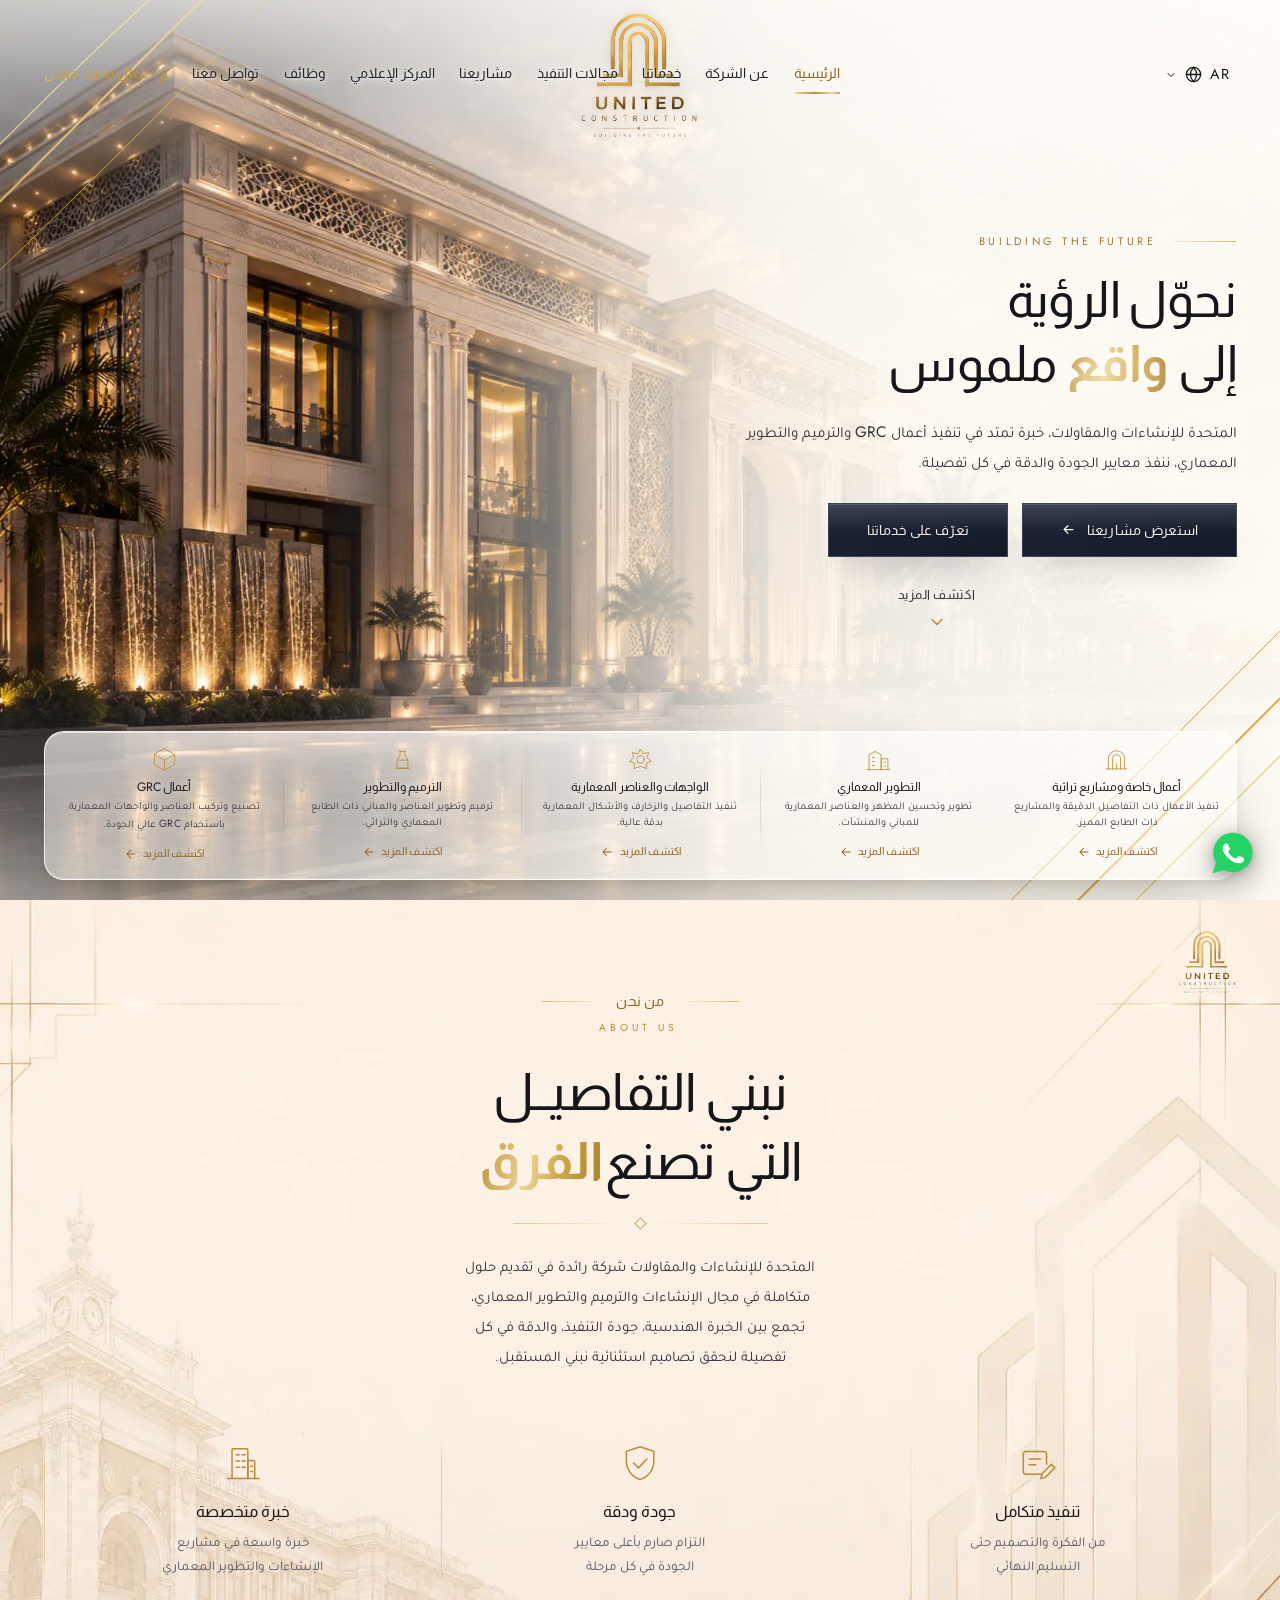
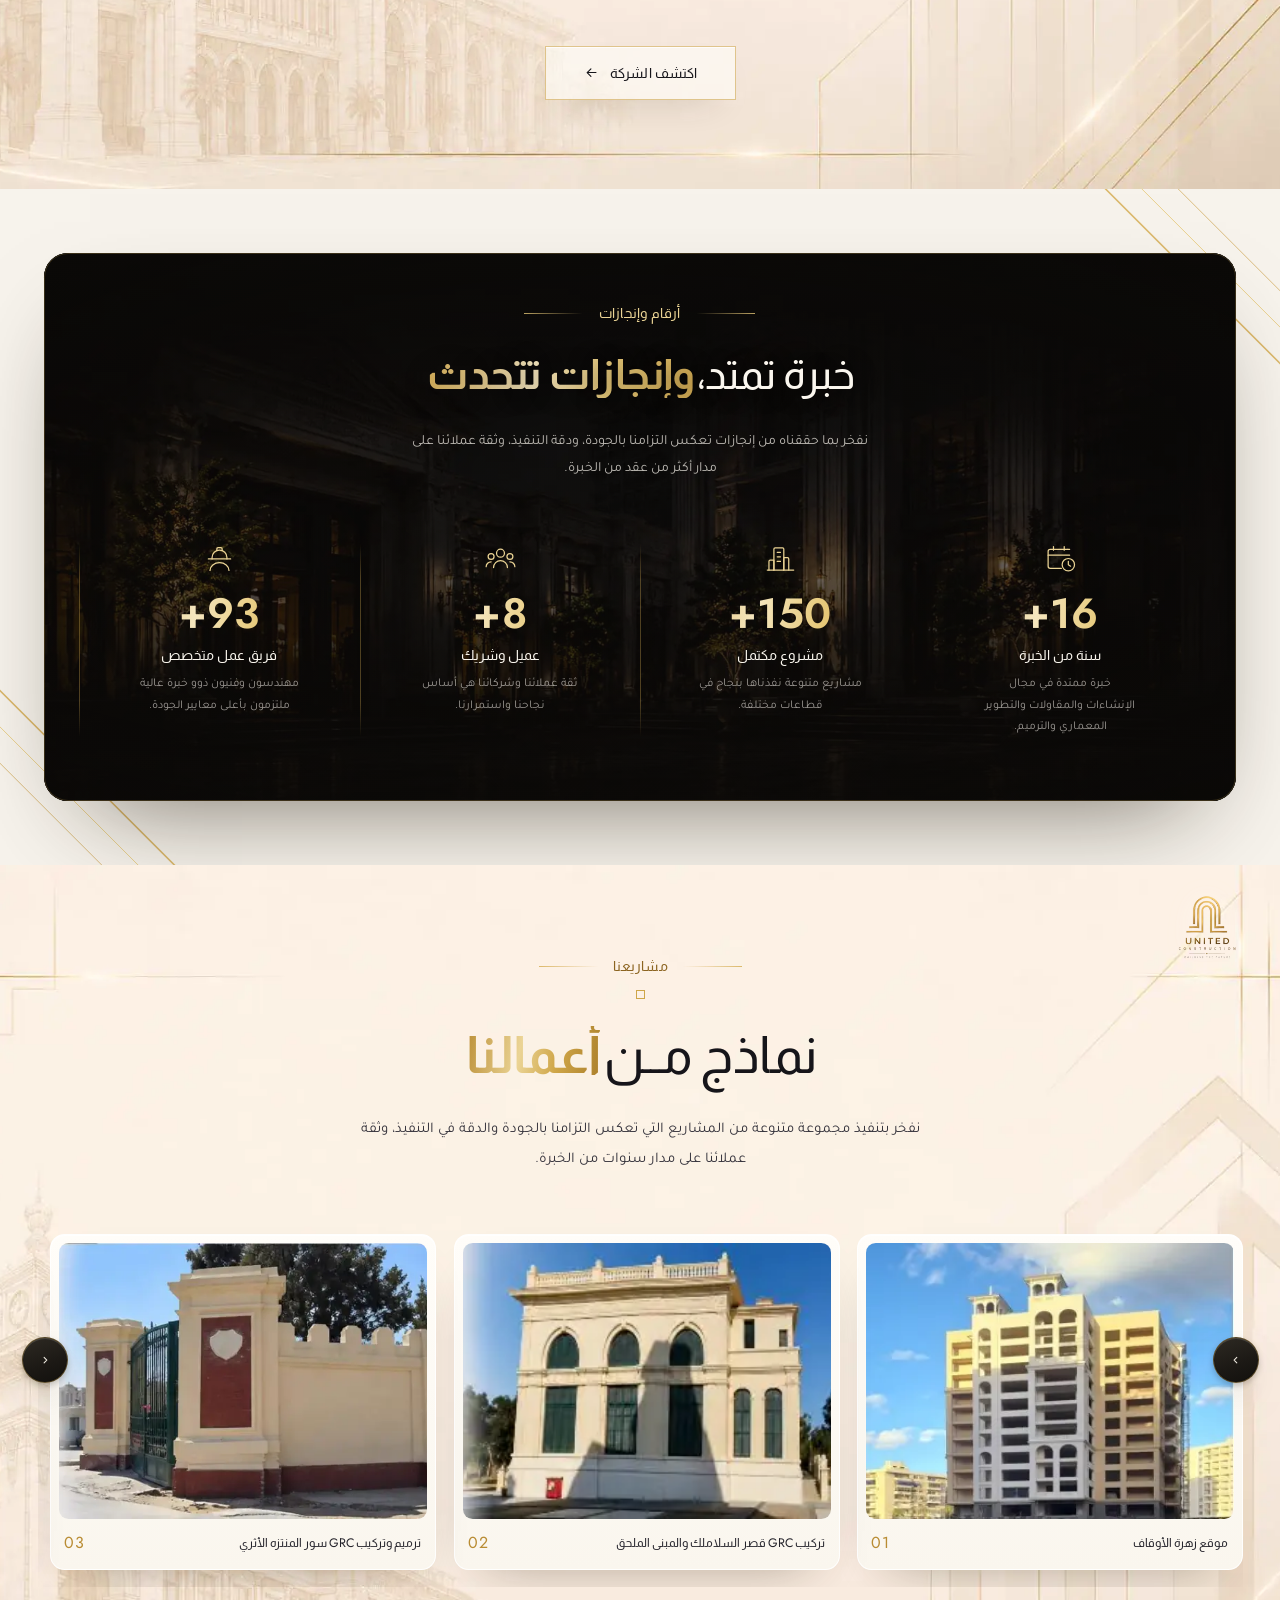
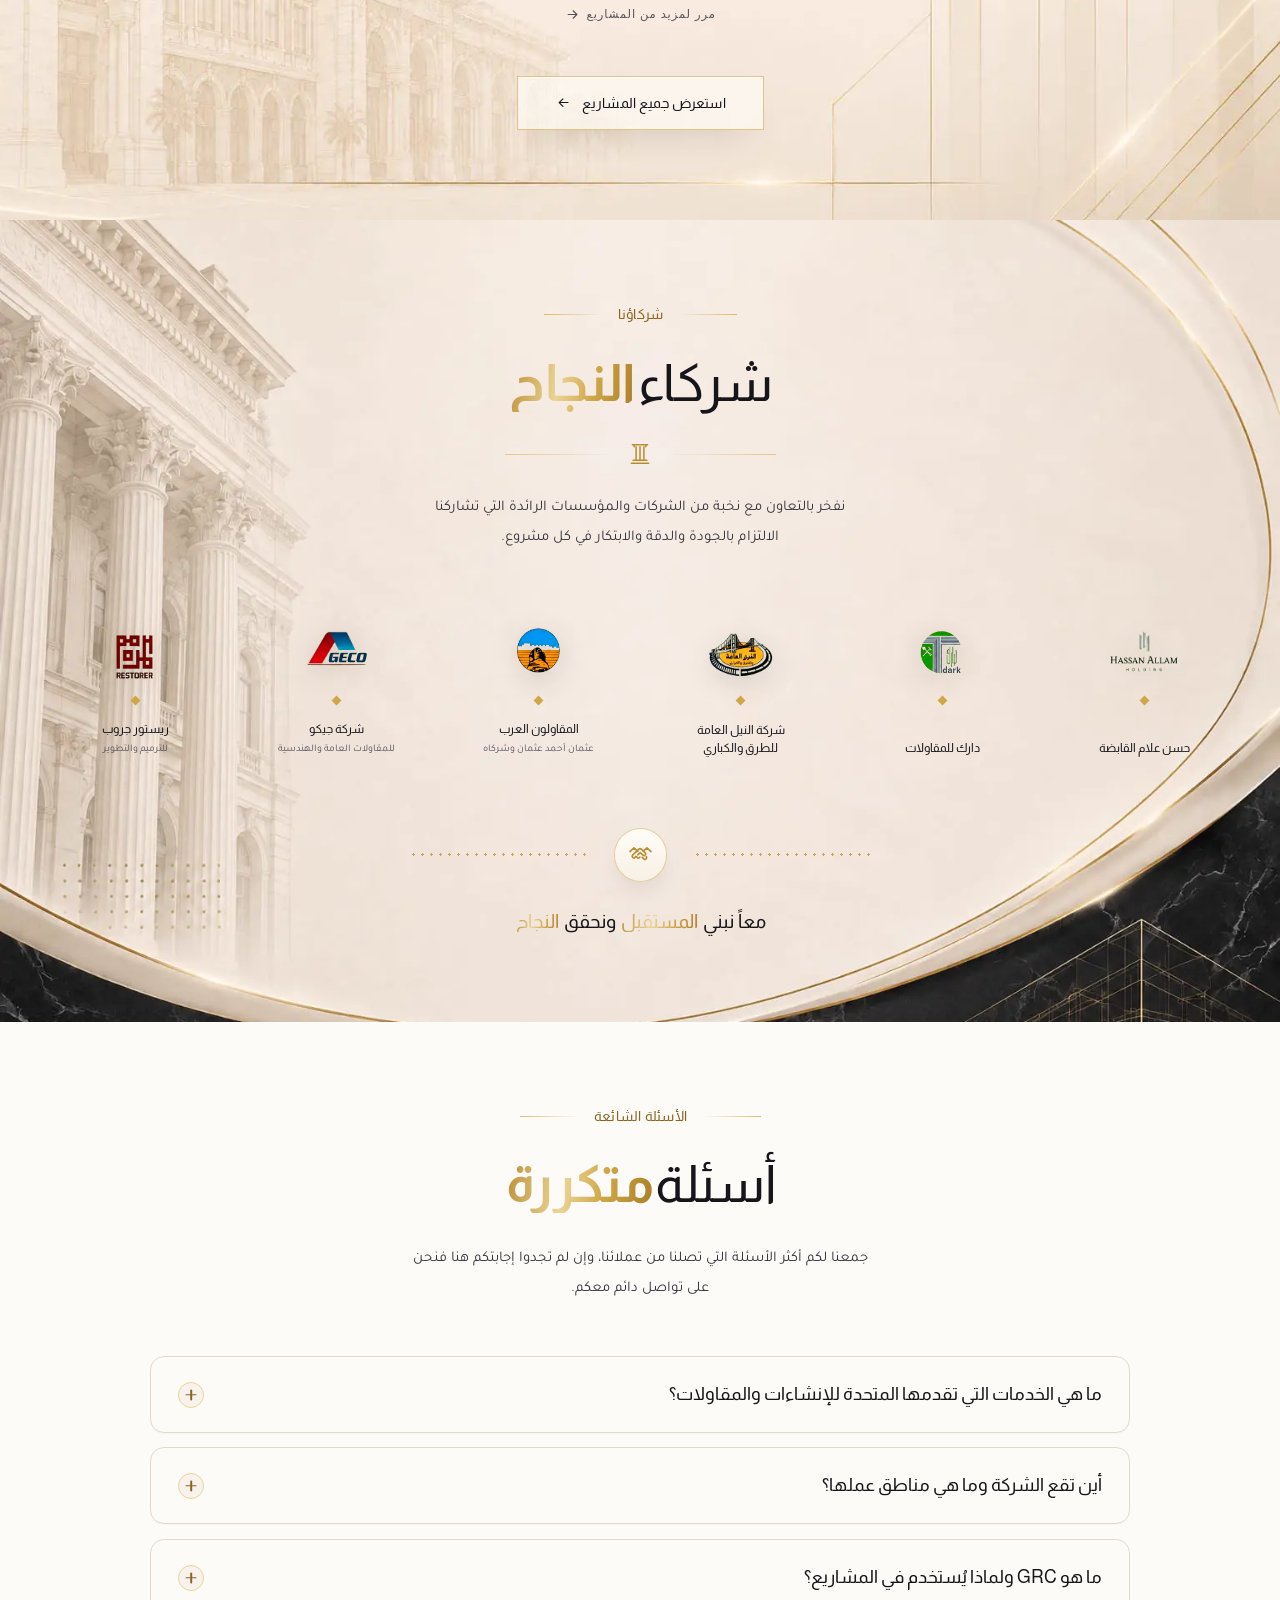
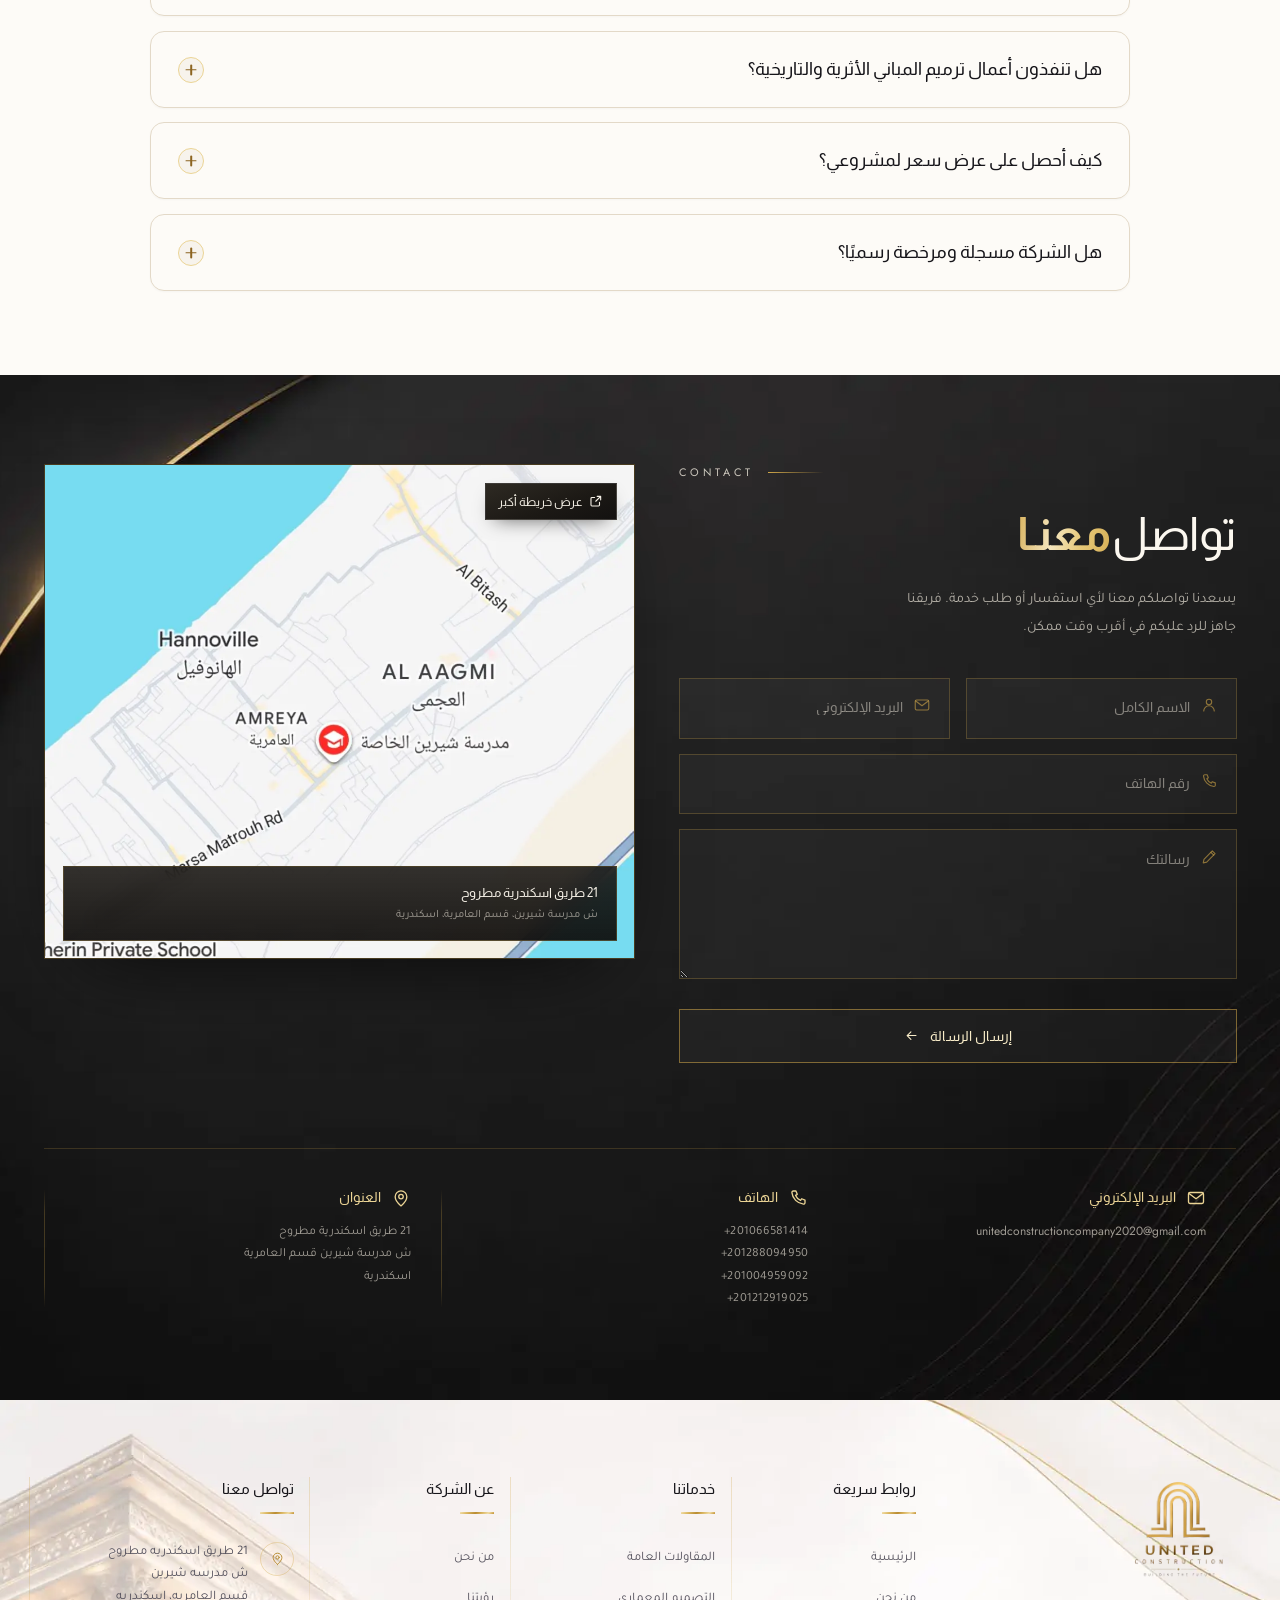
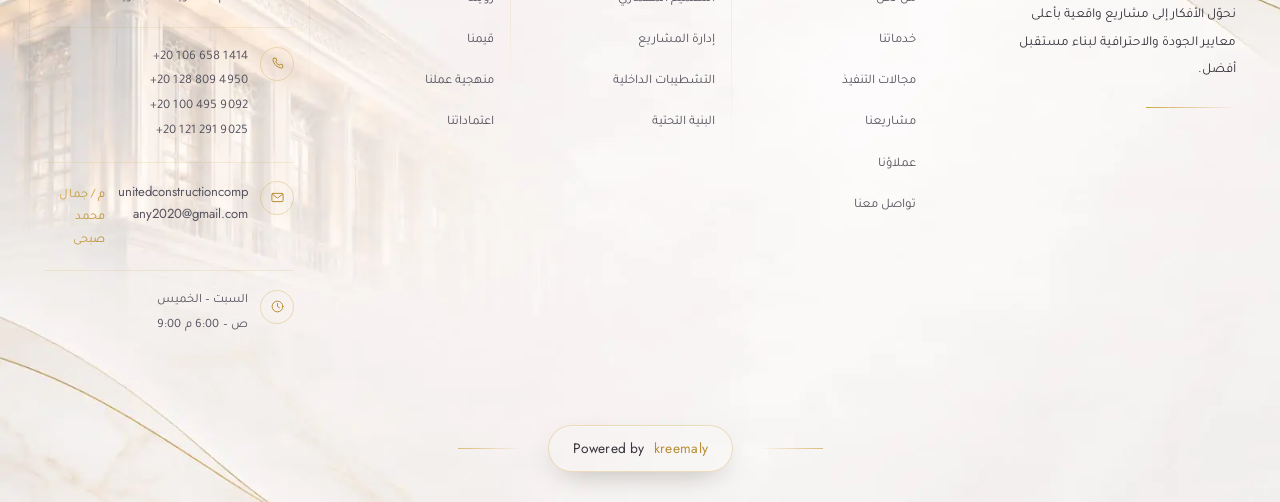
<file: index.html>
<!DOCTYPE html>
<html lang="ar" dir="rtl" data-i18n-title="home.pageTitle">
<head>
<meta charset="UTF-8">
<meta name="viewport" content="width=device-width, initial-scale=1, viewport-fit=cover">
<meta name="theme-color" content="#F7F3EC">
<title>المتحدة للإنشاءات والمقاولات | United Construction</title>
<meta name="description" content="المتحدة للإنشاءات والمقاولات — خبرة تمتد في تنفيذ أعمال GRC والترميم والتطوير المعماري بأعلى معايير الجودة والدقة.">

<link rel="canonical" href="https://unitedconstructioneg.com/">
<meta property="og:type" content="website">
<meta property="og:site_name" content="المتحدة للإنشاءات والمقاولات">
<meta property="og:locale" content="ar_EG">
<meta property="og:url" content="https://unitedconstructioneg.com/">
<meta property="og:title" content="المتحدة للإنشاءات والمقاولات | United Construction">
<meta property="og:description" content="المتحدة للإنشاءات والمقاولات — خبرة تمتد في تنفيذ أعمال GRC والترميم والتطوير المعماري بأعلى معايير الجودة والدقة.">
<meta property="og:image" content="https://unitedconstructioneg.com/assets/hero-bg.jpg">
<meta name="twitter:card" content="summary_large_image">

<script type="application/ld+json">
{
  "@context": "https://schema.org",
  "@graph": [
    {
      "@type": ["GeneralContractor", "Organization"],
      "@id": "https://unitedconstructioneg.com/#organization",
      "name": "المتحدة للإنشاءات والمقاولات",
      "alternateName": "United Construction",
      "url": "https://unitedconstructioneg.com/",
      "logo": {
        "@type": "ImageObject",
        "url": "https://unitedconstructioneg.com/assets/logo.png",
        "width": 541,
        "height": 461
      },
      "image": "https://unitedconstructioneg.com/assets/hero-bg.webp",
      "description": "المتحدة للإنشاءات والمقاولات — شركة مقاولات في الإسكندرية متخصصة في أعمال الترميم وتصنيع وتركيب GRC والتطوير المعماري والتشطيبات، بخبرة تمتد منذ 2020.",
      "foundingDate": "2020",
      "email": "unitedconstructioncompany2020@gmail.com",
      "telephone": "+201066581414",
      "address": {
        "@type": "PostalAddress",
        "streetAddress": "21 طريق اسكندرية مطروح، ش مدرسة شيرين",
        "addressLocality": "قسم العامرية",
        "addressRegion": "الإسكندرية",
        "addressCountry": "EG"
      },
      "geo": {
        "@type": "GeoCoordinates",
        "latitude": 31.1668088,
        "longitude": 29.8320788
      },
      "hasMap": "https://www.google.com/maps/search/?api=1&query=31.1668088%2C29.8320788",
      "areaServed": {
        "@type": "Country",
        "name": "مصر"
      },
      "contactPoint": [
        {
          "@type": "ContactPoint",
          "telephone": "+201066581414",
          "contactType": "customer service",
          "areaServed": "EG",
          "availableLanguage": ["ar", "en"]
        },
        {
          "@type": "ContactPoint",
          "telephone": "+201288094950",
          "contactType": "sales",
          "areaServed": "EG",
          "availableLanguage": ["ar", "en"]
        }
      ],
      "makesOffer": [
        { "@type": "Offer", "itemOffered": { "@type": "Service", "name": "المقاولات العامة" } },
        { "@type": "Offer", "itemOffered": { "@type": "Service", "name": "التصميم المعماري" } },
        { "@type": "Offer", "itemOffered": { "@type": "Service", "name": "إدارة المشاريع" } },
        { "@type": "Offer", "itemOffered": { "@type": "Service", "name": "التشطيبات الداخلية" } },
        { "@type": "Offer", "itemOffered": { "@type": "Service", "name": "البنية التحتية" } },
        { "@type": "Offer", "itemOffered": { "@type": "Service", "name": "تصنيع وتركيب GRC" } },
        { "@type": "Offer", "itemOffered": { "@type": "Service", "name": "الترميم وإعادة التأهيل" } }
      ]
    },
    {
      "@type": "WebSite",
      "@id": "https://unitedconstructioneg.com/#website",
      "url": "https://unitedconstructioneg.com/",
      "name": "المتحدة للإنشاءات والمقاولات",
      "inLanguage": "ar",
      "publisher": { "@id": "https://unitedconstructioneg.com/#organization" }
    },
    {
      "@type": "WebPage",
      "@id": "https://unitedconstructioneg.com/#webpage",
      "url": "https://unitedconstructioneg.com/",
      "name": "المتحدة للإنشاءات والمقاولات | United Construction",
      "isPartOf": { "@id": "https://unitedconstructioneg.com/#website" },
      "about": { "@id": "https://unitedconstructioneg.com/#organization" },
      "inLanguage": "ar"
    },
    {
      "@type": "FAQPage",
      "@id": "https://unitedconstructioneg.com/#faq",
      "inLanguage": "ar",
      "mainEntity": [
        {
          "@type": "Question",
          "name": "ما هي الخدمات التي تقدمها المتحدة للإنشاءات والمقاولات؟",
          "acceptedAnswer": {
            "@type": "Answer",
            "text": "نقدم المقاولات العامة والتصميم المعماري وإدارة المشاريع والتشطيبات الداخلية وأعمال البنية التحتية، إضافة إلى تصنيع وتركيب عناصر GRC وأعمال الترميم وإعادة التأهيل للمباني الأثرية والتاريخية."
          }
        },
        {
          "@type": "Question",
          "name": "أين تقع الشركة وما هي مناطق عملها؟",
          "acceptedAnswer": {
            "@type": "Answer",
            "text": "مقرنا في 21 طريق اسكندرية مطروح، ش مدرسة شيرين، قسم العامرية بالإسكندرية. ننفذ مشاريعنا في الإسكندرية وجميع أنحاء جمهورية مصر العربية."
          }
        },
        {
          "@type": "Question",
          "name": "ما هو GRC ولماذا يُستخدم في المشاريع؟",
          "acceptedAnswer": {
            "@type": "Answer",
            "text": "الـ GRC هو الخرسانة المسلحة بالألياف الزجاجية، ويُستخدم في تصنيع الواجهات والعناصر المعمارية والزخرفية. يتميز بخفة الوزن مع متانة عالية ومقاومة لعوامل الطقس، ويسمح بتنفيذ تفاصيل معمارية دقيقة تحاكي الحجر الطبيعي."
          }
        },
        {
          "@type": "Question",
          "name": "هل تنفذون أعمال ترميم المباني الأثرية والتاريخية؟",
          "acceptedAnswer": {
            "@type": "Answer",
            "text": "نعم، الترميم وإعادة التأهيل من أهم تخصصاتنا. من أعمالنا ترميم مبنى المتحف اليوناني الروماني، ومبنى محطة مصر، وسور المنتزه الأثري، وقصر السلاملك — بما يحافظ على الطابع المعماري الأصيل مع تلبية متطلبات الاستخدام الحديث."
          }
        },
        {
          "@type": "Question",
          "name": "كيف أحصل على عرض سعر لمشروعي؟",
          "acceptedAnswer": {
            "@type": "Answer",
            "text": "تواصل معنا عبر نموذج التواصل في الموقع أو على الهاتف أو واتساب، وسنقوم بدراسة متطلبات مشروعك وتحليلها ووضع خطة التنفيذ المناسبة قبل تقديم العرض."
          }
        },
        {
          "@type": "Question",
          "name": "هل الشركة مسجلة ومرخصة رسميًا؟",
          "acceptedAnswer": {
            "@type": "Answer",
            "text": "نعم، المتحدة للإنشاءات والمقاولات شركة مسجلة رسميًا ومرخصة لدى الجهات الحكومية المصرية، ولدينا البطاقة الضريبية وتسجيل ضريبة القيمة المضافة."
          }
        }
      ]
    },
    {
      "@type": "SiteNavigationElement",
      "@id": "https://unitedconstructioneg.com/#nav",
      "name": [
        "الرئيسية",
        "عن الشركة",
        "خدماتنا",
        "مجالات التنفيذ",
        "مشاريعنا",
        "عملاؤنا",
        "تواصل معنا"
      ],
      "url": [
        "https://unitedconstructioneg.com/",
        "https://unitedconstructioneg.com/about.html",
        "https://unitedconstructioneg.com/#services",
        "https://unitedconstructioneg.com/fields.html",
        "https://unitedconstructioneg.com/projects-all.html",
        "https://unitedconstructioneg.com/#partners",
        "https://unitedconstructioneg.com/#contact"
      ]
    }
  ]
}
</script>

<link rel="icon" href="assets/logo.png" type="image/png">
<link rel="preload" as="image" href="assets/hero-bg.webp" fetchpriority="high">

<link rel="preconnect" href="https://fonts.googleapis.com">
<link rel="preconnect" href="https://fonts.gstatic.com" crossorigin>
<link href="https://fonts.googleapis.com/css2?family=Almarai:wght@400;700&family=Tajawal:wght@400&family=Cormorant+Garamond:wght@400;600&family=Jost:wght@400;500&display=swap" rel="stylesheet">

<link rel="stylesheet" href="style.css?v=2">
<link rel="stylesheet" href="i18n.css?v=1">

<noscript>
  <style>
    /* No JS → skip the entrance sequence and render the finished hero. */
    [data-anim]{ opacity:1 !important; filter:none !important; transform:none !important; }
    [data-anim="rail"]{ transform:translateY(-50%) !important; }
    .hero-img{ opacity:1 !important; transform:none !important; }
    .hero-scrim{ opacity:1 !important; }
    .hero-grain{ opacity:.045 !important; }
    .corner-lines{ opacity:.55 !important; }
    .mobile-menu, .menu-backdrop{ display:none !important; }
    /* Scroll reveals need JS to fire — render them finished instead. */
    [data-reveal]{ opacity:1 !important; transform:none !important; filter:none !important; }
    .sec-bg, .stats-bg{ opacity:1 !important; transform:none !important; }
  </style>
</noscript>
</head>

<body class="is-preload">

<!-- ============================================================
     HEADER
     ============================================================ -->
<header class="site-header" id="siteHeader">
  <div class="header-inner">

    <!-- Logo (right side in RTL) -->
    <a class="brand" href="#" data-i18n-attr="aria-label:a11y.brand" aria-label="المتحدة للإنشاءات والمقاولات — الصفحة الرئيسية" data-anim="logo">
      <img src="assets/logo.webp?v=3" alt="شعار المتحدة للإنشاءات والمقاولات" data-i18n-attr="alt:a11y.logo" width="541" height="461" decoding="async">
    </a>

    <!-- Desktop navigation -->
    <nav class="main-nav" aria-label="التنقل الرئيسي" data-i18n-attr="aria-label:a11y.mainNav">
      <ul>
        <li><a class="nav-link is-active" href="#hero" data-anim="nav" data-i18n="nav.home">الرئيسية</a></li>
        <li><a class="nav-link" href="about.html" data-anim="nav" data-i18n="nav.about">عن الشركة</a></li>
        <li><a class="nav-link" href="#services" data-anim="nav" data-i18n="nav.services">خدماتنا</a></li>
        <li><a class="nav-link" href="fields.html" data-anim="nav" data-i18n="nav.fields">مجالات التنفيذ</a></li>
        <li><a class="nav-link" href="#projects" data-anim="nav" data-i18n="nav.projects">مشاريعنا</a></li>
        <li><a class="nav-link" href="#" data-anim="nav" data-i18n="nav.media">المركز الإعلامي</a></li>
        <li><a class="nav-link" href="#" data-anim="nav" data-i18n="nav.careers">وظائف</a></li>
        <li><a class="nav-link" href="#" data-anim="nav" data-i18n="nav.contact">تواصل معنا</a></li>
        <li><span class="nav-label" data-anim="nav" data-i18n="nav.engName">م. جمال</span></li>
      </ul>
    </nav>

    <!-- Menu control + language switch, always side by side -->
    <div class="header-actions">
      <div class="lang-wrap" data-anim="nav">
        <button class="lang-switch" type="button" id="langToggle"
                aria-label="اختيار اللغة" data-i18n-attr="aria-label:a11y.langSelect" aria-expanded="false" aria-haspopup="true" aria-controls="langMenu">
          <span class="lang-code" id="langCurrent">AR</span>
          <svg class="lang-globe" viewBox="0 0 24 24" aria-hidden="true" focusable="false">
            <circle cx="12" cy="12" r="9"/>
            <path d="M3 12h18M12 3c2.6 2.7 3.9 5.7 3.9 9s-1.3 6.3-3.9 9c-2.6-2.7-3.9-5.7-3.9-9S9.4 5.7 12 3z"/>
          </svg>
          <svg class="lang-caret" viewBox="0 0 24 24" aria-hidden="true" focusable="false">
            <path d="M6 9l6 6 6-6"/>
          </svg>
        </button>

        <div class="lang-menu" id="langMenu" role="menu" aria-labelledby="langToggle" hidden>
          <button type="button" role="menuitem" data-lang="ar" aria-current="true">
            <span data-i18n="lang.ar">العربية</span><span class="lm-code">AR</span>
          </button>
          <button type="button" role="menuitem" data-lang="en" aria-current="false">
            <span data-i18n="lang.en">English</span><span class="lm-code">EN</span>
          </button>
        </div>
      </div>

      <button class="menu-toggle" type="button" id="menuToggle"
              aria-label="فتح القائمة" data-i18n-attr="aria-label:a11y.menuOpen" aria-expanded="false" aria-controls="mobileMenu" data-anim="nav">
        <span></span><span></span><span></span>
      </button>
    </div>

  </div>
</header>

<!-- Mobile drawer -->
<div class="mobile-menu" id="mobileMenu" hidden>

  <button class="drawer-close" type="button" id="drawerClose" aria-label="إغلاق القائمة" data-i18n-attr="aria-label:a11y.menuClose">
    <svg viewBox="0 0 24 24" aria-hidden="true" focusable="false">
      <path d="M6 6l12 12M18 6L6 18"/>
    </svg>
  </button>

  <div class="drawer-brand">
    <img src="assets/logo.webp?v=3" alt="شعار المتحدة للإنشاءات والمقاولات" data-i18n-attr="alt:a11y.logo" width="541" height="461" loading="lazy" decoding="async">
  </div>

  <nav aria-label="قائمة الجوال" data-i18n-attr="aria-label:a11y.mobileNav">
    <ul>
      <li><a class="is-active" href="#hero">
        <span class="mi-icon" aria-hidden="true">
          <svg viewBox="0 0 24 24" fill="none"><path d="M4 10.6L12 4l8 6.6"/><path d="M6 9.4V20h12V9.4"/><path d="M10 20v-5.4h4V20"/></svg>
        </span>
        <span data-i18n="nav.home">الرئيسية</span>
      </a></li>

      <li><a href="about.html">
        <span class="mi-icon" aria-hidden="true">
          <svg viewBox="0 0 24 24" fill="none"><circle cx="12" cy="8" r="3.6"/><path d="M5 20c0-3.9 3.1-7 7-7s7 3.1 7 7"/></svg>
        </span>
        <span data-i18n="nav.whoweare">من نحن</span>
      </a></li>

      <li><a href="#services">
        <span class="mi-icon" aria-hidden="true">
          <svg viewBox="0 0 24 24" fill="none"><rect x="4" y="4" width="6.4" height="6.4" rx="1.2"/><rect x="13.6" y="4" width="6.4" height="6.4" rx="1.2"/><rect x="4" y="13.6" width="6.4" height="6.4" rx="1.2"/><rect x="13.6" y="13.6" width="6.4" height="6.4" rx="1.2"/></svg>
        </span>
        <span data-i18n="nav.services">خدماتنا</span>
      </a></li>

      <li><a href="fields.html">
        <span class="mi-icon" aria-hidden="true">
          <svg viewBox="0 0 24 24" fill="none"><path d="M6 5h9l5 5v9a2 2 0 01-2 2H6a2 2 0 01-2-2V7a2 2 0 012-2z"/><path d="M15 5v5h5"/></svg>
        </span>
        <span data-i18n="nav.fields">مجالات التنفيذ</span>
      </a></li>

      <li><a href="#projects">
        <span class="mi-icon" aria-hidden="true">
          <svg viewBox="0 0 24 24" fill="none"><path d="M4 20V6.4A1.4 1.4 0 015.4 5h6.2A1.4 1.4 0 0113 6.4V20"/><path d="M13 20v-8.6h5.6A1.4 1.4 0 0120 12.8V20"/><path d="M2.6 20h18.8"/><path d="M6.6 9h1.8M9.8 9h1.8M6.6 13h1.8M9.8 13h1.8M15.6 15h1.8"/></svg>
        </span>
        <span data-i18n="nav.projects">مشاريعنا</span>
      </a></li>

      <li><a href="#stats">
        <span class="mi-icon" aria-hidden="true">
          <svg viewBox="0 0 24 24" fill="none"><circle cx="9.4" cy="8.4" r="3.1"/><path d="M3.4 19c0-3.3 2.7-6 6-6s6 2.7 6 6"/><path d="M16 5.6a3 3 0 010 5.7"/><path d="M17.4 13.4c1.9.7 3.2 2.5 3.2 4.6"/></svg>
        </span>
        <span data-i18n="nav.clients">عملاؤنا</span>
      </a></li>

      <li><a href="#">
        <span class="mi-icon" aria-hidden="true">
          <svg viewBox="0 0 24 24" fill="none"><rect x="3" y="5.4" width="18" height="13.2" rx="1.8"/><path d="M3.6 6.6L12 13l8.4-6.4"/></svg>
        </span>
        <span data-i18n="nav.contact">تواصل معنا</span>
      </a></li>

      <li><span class="nav-label" data-i18n="nav.engName">م. جمال</span></li>
    </ul>
  </nav>

  <div class="mobile-menu-foot">

    <ul class="drawer-info">
      <li>
        <span class="di-icon" aria-hidden="true">
          <svg viewBox="0 0 24 24" fill="none"><path d="M6.4 3.6h3.1l1.6 4-2 1.3a11.4 11.4 0 006 6l1.3-2 4 1.6v3.1a1.7 1.7 0 01-1.9 1.7C11.4 18.7 5.3 12.6 4.7 5.5a1.7 1.7 0 011.7-1.9z"/></svg>
        </span>
        <span class="di-text">
          <a href="tel:+201066581414" class="ltr-num">+201066581414</a>
          <a href="tel:+201288094950" class="ltr-num">+201288094950</a>
          <a href="tel:+201004959092" class="ltr-num">+201004959092</a>
          <a href="tel:+201212919025" class="ltr-num">+201212919025</a>
        </span>
      </li>

      <li>
        <span class="di-icon" aria-hidden="true">
          <svg viewBox="0 0 24 24" fill="none"><rect x="3" y="5.4" width="18" height="13.2" rx="1.8"/><path d="M3.6 6.6L12 13l8.4-6.4"/></svg>
        </span>
        <span class="di-text">
          <a href="mailto:unitedconstructioncompany2020@gmail.com" class="di-mail">unitedconstructioncompany2020@gmail.com</a>
        </span>
      </li>

      <li>
        <span class="di-icon" aria-hidden="true">
          <svg viewBox="0 0 24 24" fill="none"><path d="M12 21.5s7-5.9 7-11a7 7 0 10-14 0c0 5.1 7 11 7 11z"/><circle cx="12" cy="10.3" r="2.7"/></svg>
        </span>
        <span class="di-text">
          <a href="https://maps.google.com/?q=21+طريق+اسكندرية+مطروح+العامرية+اسكندرية" target="_blank" rel="noopener" data-i18n="drawer.address">21 طريق اسكندرية مطروح ش مدرسة شيرين قسم العامرية اسكندرية</a>
        </span>
      </li>
    </ul>

    <div class="drawer-credit-wrap">
      <p class="fb-credit">
        <span class="fb-en" data-i18n="footer.poweredBy">Powered by</span>
        <a href="https://kreemaly.com" target="_blank" rel="noopener" aria-label="زيارة موقع kreemaly" data-i18n-attr="aria-label:a11y.whatsappKareem">kreemaly</a>
      </p>
    </div>

  </div>
</div>
<div class="menu-backdrop" id="menuBackdrop" hidden></div>


<!-- ============================================================
     HERO
     ============================================================ -->
<main>
<section class="hero" id="hero">

  <!-- Background: the still is the poster, so it paints instantly and
       also stands in wherever the video is blocked (data saver, iOS
       low-power mode, reduced-motion). -->
  <div class="hero-media" aria-hidden="true">
    <!-- No `src` and no `autoplay`: script.js attaches the source only
         on a wide screen with a fast, un-metered connection, so phones
         and slow links never download the clip at all. -->
    <video class="hero-video" id="heroVideo"
           poster="assets/hero-bg.webp"
           muted loop playsinline preload="none"
           data-src="assets/hero-video.mp4"
           disablepictureinpicture tabindex="-1"></video>
    <img class="hero-img" src="assets/hero-bg.webp" alt="" fetchpriority="high" decoding="async">
    <div class="hero-scrim"></div>
    <div class="hero-grain"></div>
  </div>

  <!-- Corner ornaments -->
  <div class="corner-lines corner-lines--tr" aria-hidden="true"></div>
  <div class="corner-lines corner-lines--bl" aria-hidden="true"></div>

  <!-- Content -->
  <div class="hero-inner">
    <div class="hero-copy">

      <p class="eyebrow" data-anim="hero" style="--i:0">
        <span class="eyebrow-rule" aria-hidden="true"></span>
        <span data-i18n="hero.eyebrow">BUILDING THE FUTURE</span>
      </p>

      <h1 class="hero-title">
        <span class="line" data-anim="hero" style="--i:1" data-i18n="hero.title1">نحوّل الرؤية</span>
        <span class="line" data-anim="hero" style="--i:2"><span data-i18n="hero.title2Pre">إلى </span><em data-i18n="hero.title2Em">واقع</em><span data-i18n="hero.title2Post"> ملموس</span></span>
      </h1>

      <p class="hero-lede" data-anim="hero" style="--i:3" data-i18n="hero.lede" data-i18n-html>
        المتحدة للإنشاءات والمقاولات، خبرة تمتد في تنفيذ أعمال
        <span class="ltr">GRC</span> والترميم والتطوير المعماري،
        ننفذ معايير الجودة والدقة في كل تفصيلة.
      </p>

      <div class="hero-actions">
        <a class="btn btn-clear" href="projects-all.html" data-anim="hero" style="--i:4">
          <span data-i18n="hero.ctaProjects">استعرض مشاريعنا</span>
          <svg class="arrow" viewBox="0 0 24 24" aria-hidden="true" focusable="false"><path d="M19 12H5M11 6l-6 6 6 6"/></svg>
        </a>
        <a class="btn btn-clear" href="about.html" data-anim="hero" style="--i:5">
          <span data-i18n="hero.ctaServices">تعرّف على خدماتنا</span>
        </a>
      </div>

      <div class="hero-foot">


        <a class="scroll-cue" href="#about" data-anim="hero" style="--i:7">
          <span data-i18n="hero.scrollCue">اكتشف المزيد</span>
          <svg viewBox="0 0 24 24" aria-hidden="true" focusable="false"><path d="M6 9l6 6 6-6"/></svg>
        </a>
      </div>

    </div>
  </div>

  

  <!-- ==========================================================
       GLASS SERVICES BAR
       ========================================================== -->
  <div class="services-wrap" id="services" data-anim="services">
    <div class="services-glass">
      <div class="services-track" id="servicesTrack" role="list">

        <article class="service" role="listitem">
          <span class="service-icon" aria-hidden="true">
            <svg viewBox="0 0 40 40" fill="none">
              <path d="M8 34V19a12 12 0 0124 0v15"/>
              <path d="M14 34V19a6 6 0 0112 0v15"/>
              <path d="M5 34h30M20 34v-8"/>
            </svg>
          </span>
          <h3 data-i18n="svc1.title">أعمال خاصة ومشاريع تراثية</h3>
          <p data-i18n="svc1.desc">تنفيذ الأعمال ذات التفاصيل الدقيقة والمشاريع ذات الطابع المميز.</p>
          <a class="service-link" href="#"><span data-i18n="svc.discover">اكتشف المزيد</span>
            <svg viewBox="0 0 24 24" aria-hidden="true" focusable="false"><path d="M19 12H5M11 6l-6 6 6 6"/></svg>
          </a>
        </article>

        <article class="service" role="listitem">
          <span class="service-icon" aria-hidden="true">
            <svg viewBox="0 0 40 40" fill="none">
              <path d="M6 35V13l9-5 9 5v22"/><path d="M24 35V19h10v16"/><path d="M3 35h34"/>
              <path d="M11 17h3M11 23h3M11 29h3M28 24h3M28 30h3"/>
            </svg>
          </span>
          <h3 data-i18n="svc2.title">التطوير المعماري</h3>
          <p data-i18n="svc2.desc">تطوير وتحسين المظهر والعناصر المعمارية للمباني والمنشآت.</p>
          <a class="service-link" href="#"><span data-i18n="svc.discover">اكتشف المزيد</span>
            <svg viewBox="0 0 24 24" aria-hidden="true" focusable="false"><path d="M19 12H5M11 6l-6 6 6 6"/></svg>
          </a>
        </article>

        <article class="service" role="listitem">
          <span class="service-icon" aria-hidden="true">
            <svg viewBox="0 0 40 40" fill="none">
              <path d="M20 5l4.2 6.6L32 9.5l-2.1 7.8 6.1 5.2-7.4 3 .9 8-9.5-3.3L10.5 33.5l.9-8L4 22.5l6.1-5.2L8 9.5l7.8 2.1z"/>
              <circle cx="20" cy="20" r="5.5"/>
            </svg>
          </span>
          <h3 data-i18n="svc3.title">الواجهات والعناصر المعمارية</h3>
          <p data-i18n="svc3.desc">تنفيذ التفاصيل والزخارف والأشكال المعمارية بدقة عالية.</p>
          <a class="service-link" href="#"><span data-i18n="svc.discover">اكتشف المزيد</span>
            <svg viewBox="0 0 24 24" aria-hidden="true" focusable="false"><path d="M19 12H5M11 6l-6 6 6 6"/></svg>
          </a>
        </article>

        <article class="service" role="listitem">
          <span class="service-icon" aria-hidden="true">
            <svg viewBox="0 0 40 40" fill="none">
              <path d="M15 8h10M16.5 8v3.5c0 5-4.5 6-4.5 11V33h16V22.5c0-5-4.5-6-4.5-11V8"/>
              <path d="M10 33h20"/><path d="M13.5 21h13"/>
            </svg>
          </span>
          <h3 data-i18n="svc4.title">الترميم والتطوير</h3>
          <p data-i18n="svc4.desc">ترميم وتطوير العناصر والمباني ذات الطابع المعماري والتراثي.</p>
          <a class="service-link" href="#"><span data-i18n="svc.discover">اكتشف المزيد</span>
            <svg viewBox="0 0 24 24" aria-hidden="true" focusable="false"><path d="M19 12H5M11 6l-6 6 6 6"/></svg>
          </a>
        </article>

        <article class="service" role="listitem">
          <span class="service-icon" aria-hidden="true">
            <svg viewBox="0 0 40 40" fill="none">
              <path d="M20 4l15 8.5v15L20 36 5 27.5v-15z"/>
              <path d="M5 12.5L20 21l15-8.5M20 21v15"/>
            </svg>
          </span>
          <h3><span data-i18n="svc5.titlePre">أعمال </span><span class="ltr">GRC</span><span data-i18n="svc5.titlePost"></span></h3>
          <p><span data-i18n="svc5.desc1">تصنيع وتركيب العناصر والواجهات المعمارية باستخدام </span><span class="ltr">GRC</span><span data-i18n="svc5.desc2"> عالي الجودة.</span></p>
          <a class="service-link" href="#"><span data-i18n="svc.discover">اكتشف المزيد</span>
            <svg viewBox="0 0 24 24" aria-hidden="true" focusable="false"><path d="M19 12H5M11 6l-6 6 6 6"/></svg>
          </a>
        </article>

      </div>
    </div>

    <!-- mobile carousel progress -->
    <div class="services-dots" id="servicesDots" aria-hidden="true"></div>
  </div>

</section>


<!-- ============================================================
     02 · ABOUT US
     ============================================================ -->
<section class="sec sec--about" id="about" aria-labelledby="aboutTitle">

  <div class="sec-bg" aria-hidden="true"></div>
  <img class="sec-mark" src="assets/logo.webp?v=3" alt="" width="541" height="461" loading="lazy" decoding="async" aria-hidden="true">

  <div class="sec-inner">

    <div class="sec-head">
      <p class="sec-kicker" data-reveal style="--r:0">
        <span class="k-rule" aria-hidden="true"></span>
        <span data-i18n="about.kicker">من نحن</span>
        <span class="k-rule" aria-hidden="true"></span>
      </p>
      <p class="sec-kicker-en" data-reveal style="--r:1">About&nbsp;Us</p>

      <h2 class="sec-title" id="aboutTitle" data-reveal data-split>
        <span class="line" data-i18n="about.title1">نبني التفاصيــل</span>
        <span class="line"><span data-i18n="about.title2Pre">التي تصنع </span><em data-i18n="about.title2Em">الفرق</em></span>
      </h2>

      <div class="sec-rule" data-reveal style="--r:2" aria-hidden="true">
        <span></span><i></i><span></span>
      </div>

      <p class="sec-lede" data-reveal style="--r:3" data-i18n="about.lede">
        المتحدة للإنشاءات والمقاولات شركة رائدة في تقديم حلول متكاملة في مجال
        الإنشاءات والترميم والتطوير المعماري، تجمع بين الخبرة الهندسية،
        جودة التنفيذ، والدقة في كل تفصيلة لنحقق تصاميم استثنائية نبني المستقبل.
      </p>
    </div>

    <ul class="pillars">

      <li class="pillar" data-reveal style="--r:4">
        <span class="pillar-icon" aria-hidden="true">
          <svg viewBox="0 0 40 40" fill="none">
            <path d="M6 11.5A2.5 2.5 0 018.5 9h17A2.5 2.5 0 0128 11.5V21"/>
            <path d="M6 11.5V28a2.5 2.5 0 002.5 2.5H23"/>
            <path d="M11.5 16h11M11.5 21.5h6.5"/>
            <path d="M32.6 21.1l3.3 3.3-9.1 9.1-4.2 1 1-4.2 9-9.2z"/>
          </svg>
        </span>
        <h3 data-i18n="pillar1.title">تنفيذ متكامل</h3>
        <p data-i18n="pillar1.desc">من الفكرة والتصميم حتى التسليم النهائي</p>
      </li>

      <li class="pillar" data-reveal style="--r:5">
        <span class="pillar-icon" aria-hidden="true">
          <svg viewBox="0 0 40 40" fill="none">
            <path d="M20 4.5l13 4.4v9.4c0 7.9-5.3 14.9-13 17.2-7.7-2.3-13-9.3-13-17.2V8.9l13-4.4z"/>
            <path d="M13.8 19.9l4.6 4.6 8.1-8.4"/>
          </svg>
        </span>
        <h3 data-i18n="pillar2.title">جودة ودقة</h3>
        <p data-i18n="pillar2.desc">التزام صارم بأعلى معايير الجودة في كل مرحلة</p>
      </li>

      <li class="pillar" data-reveal style="--r:6">
        <span class="pillar-icon" aria-hidden="true">
          <svg viewBox="0 0 40 40" fill="none">
            <path d="M9.5 34.5V8A1.5 1.5 0 0111 6.5h12A1.5 1.5 0 0124.5 8v26.5"/>
            <path d="M24.5 34.5V17.5h5A1.5 1.5 0 0131 19v15.5"/>
            <path d="M5 34.5h30"/>
            <path d="M13.5 12h3M19 12h3M13.5 18h3M19 18h3M13.5 24h3M19 24h3M27 23h1.8M27 28h1.8"/>
          </svg>
        </span>
        <h3 data-i18n="pillar3.title">خبرة متخصصة</h3>
        <p data-i18n="pillar3.desc">خبرة واسعة في مشاريع الإنشاءات والتطوير المعماري</p>
      </li>

    </ul>

    <div class="sec-cta" data-reveal style="--r:7">
      <a class="btn btn-outline" href="about.html">
        <span data-i18n="about.cta">اكتشف الشركة</span>
        <svg class="arrow" viewBox="0 0 24 24" aria-hidden="true" focusable="false"><path d="M19 12H5M11 6l-6 6 6 6"/></svg>
      </a>
    </div>

  </div>
</section>


<!-- ============================================================
     03 · NUMBERS & ACHIEVEMENTS
     ============================================================ -->
<section class="sec sec--stats" id="stats" aria-labelledby="statsTitle">

  <span class="stats-orn stats-orn--tr" aria-hidden="true"></span>
  <span class="stats-orn stats-orn--bl" aria-hidden="true"></span>

  <div class="sec-inner">
    <div class="stats-card">

      <div class="stats-bg" aria-hidden="true"></div>
      <div class="stats-veil" aria-hidden="true"></div>

      <div class="stats-content">

        <div class="sec-head">
          <p class="sec-kicker" data-reveal style="--r:0">
            <span class="k-rule" aria-hidden="true"></span>
            <span data-i18n="stats.kicker">أرقام وإنجازات</span>
            <span class="k-rule" aria-hidden="true"></span>
          </p>

          <h2 class="sec-title" id="statsTitle" data-reveal data-split>
            <span class="line"><span data-i18n="stats.titlePre">خبرة تمتد، </span><em data-i18n="stats.titleEm">وإنجازات تتحدث</em></span>
          </h2>

          <p class="sec-lede" data-reveal style="--r:2" data-i18n="stats.lede">
            نفخر بما حققناه من إنجازات تعكس التزامنا بالجودة، ودقة التنفيذ، وثقة عملائنا
            على مدار أكثر من عقد من الخبرة.
          </p>
        </div>

        <ul class="stats-grid">

          <li class="stat" data-reveal style="--r:3">
            <span class="stat-icon" aria-hidden="true">
              <svg viewBox="0 0 40 40" fill="none">
                <path d="M28.5 9H7.5A2.5 2.5 0 005 11.5v18A2.5 2.5 0 007.5 32H21"/>
                <path d="M5 16h26M11.5 5.5V10M24.5 5.5V10"/>
                <path d="M31 9h-2.5"/>
                <circle cx="29.5" cy="27.5" r="7.5"/>
                <path d="M29.5 23.4v4.1l2.7 1.8"/>
              </svg>
            </span>
            <span class="stat-num"><span class="stat-plus">+</span><span class="stat-val" data-count="15">15</span></span>
            <h3 class="stat-label" data-i18n="stat1.label">سنة من الخبرة</h3>
            <p class="stat-desc" data-i18n="stat1.desc">خبرة ممتدة في مجال الإنشاءات والمقاولات والتطوير المعماري والترميم.</p>
          </li>

          <li class="stat" data-reveal style="--r:4">
            <span class="stat-icon" aria-hidden="true">
              <svg viewBox="0 0 40 40" fill="none">
                <path d="M12 34V8.5A1.5 1.5 0 0113.5 7h9A1.5 1.5 0 0124 8.5V34"/>
                <path d="M24 34V19h4.5A1.5 1.5 0 0130 20.5V34"/>
                <path d="M12 34V22H7.5A1.5 1.5 0 006 23.5V34"/>
                <path d="M4 34h32"/>
                <path d="M16 12.5h4M16 18h4M16 23.5h4"/>
              </svg>
            </span>
            <span class="stat-num"><span class="stat-plus">+</span><span class="stat-val" data-count="100">100</span></span>
            <h3 class="stat-label" data-i18n="stat2.label">مشروع مكتمل</h3>
            <p class="stat-desc" data-i18n="stat2.desc">مشاريع متنوعة نفذناها بنجاح في قطاعات مختلفة.</p>
          </li>

          <li class="stat" data-reveal style="--r:5">
            <span class="stat-icon" aria-hidden="true">
              <svg viewBox="0 0 40 40" fill="none">
                <circle cx="20" cy="13.5" r="4.8"/>
                <path d="M11.6 31c0-4.6 3.8-8.4 8.4-8.4s8.4 3.8 8.4 8.4"/>
                <circle cx="8.6" cy="17.6" r="3.6"/>
                <path d="M2.6 30c0-3.3 2.7-6 6-6"/>
                <circle cx="31.4" cy="17.6" r="3.6"/>
                <path d="M37.4 30c0-3.3-2.7-6-6-6"/>
              </svg>
            </span>
            <span class="stat-num"><span class="stat-plus">+</span><span class="stat-val" data-count="50">50</span></span>
            <h3 class="stat-label" data-i18n="stat3.label">عميل وشريك</h3>
            <p class="stat-desc" data-i18n="stat3.desc">ثقة عملائنا وشركائنا هي أساس نجاحنا واستمرارنا.</p>
          </li>

          <li class="stat" data-reveal style="--r:6">
            <span class="stat-icon" aria-hidden="true">
              <svg viewBox="0 0 40 40" fill="none">
                <path d="M11 20.5v-1.7a9 9 0 0118 0v1.7"/>
                <path d="M6.5 20.5h27"/>
                <path d="M16.8 10.6V8.4A1.6 1.6 0 0118.4 6.8h3.2a1.6 1.6 0 011.6 1.6v2.2"/>
                <path d="M8.5 34.5c0-5.2 5.1-9.4 11.5-9.4s11.5 4.2 11.5 9.4"/>
              </svg>
            </span>
            <span class="stat-num"><span class="stat-plus">+</span><span class="stat-val" data-count="250">250</span></span>
            <h3 class="stat-label" data-i18n="stat4.label">فريق عمل متخصص</h3>
            <p class="stat-desc" data-i18n="stat4.desc">مهندسون وفنيون ذوو خبرة عالية ملتزمون بأعلى معايير الجودة.</p>
          </li>

        </ul>

      </div>
    </div>
  </div>
</section>


<!-- ============================================================
     04 · PROJECTS
     ============================================================ -->
<section class="sec sec--projects" id="projects" aria-labelledby="projectsTitle">

  <div class="sec-bg" aria-hidden="true"></div>
  <img class="sec-mark" src="assets/logo.webp?v=3" alt="" width="541" height="461" loading="lazy" decoding="async" aria-hidden="true">

  <div class="sec-inner">

    <div class="sec-head">
      <p class="sec-kicker" data-reveal style="--r:0">
        <span class="k-rule" aria-hidden="true"></span>
        <span data-i18n="projects.kicker">مشاريعنا</span>
        <span class="k-rule" aria-hidden="true"></span>
      </p>
      <span class="sec-dia" data-reveal style="--r:1" aria-hidden="true"></span>

      <h2 class="sec-title" id="projectsTitle" data-reveal data-split>
        <span class="line"><span data-i18n="projects.titlePre">نماذج مــن </span><em data-i18n="projects.titleEm">أعمالنا</em></span>
      </h2>

      <p class="sec-lede" data-reveal style="--r:2" data-i18n="projects.lede">
        نفخر بتنفيذ مجموعة متنوعة من المشاريع التي تعكس التزامنا بالجودة والدقة في التنفيذ،
        وثقة عملائنا على مدار سنوات من الخبرة.
      </p>
    </div>

    <div class="projects-rail" data-reveal style="--r:3">

      <button class="rail-nav rail-nav--prev" type="button" id="projPrev" aria-label="المشاريع السابقة" data-i18n-attr="aria-label:projects.prev" aria-controls="projectsTrack">
        <svg viewBox="0 0 24 24" aria-hidden="true" focusable="false"><path d="M15 6l-6 6 6 6"/></svg>
      </button>
      <button class="rail-nav rail-nav--next" type="button" id="projNext" aria-label="المشاريع التالية" data-i18n-attr="aria-label:projects.next" aria-controls="projectsTrack">
        <svg viewBox="0 0 24 24" aria-hidden="true" focusable="false"><path d="M9 6l6 6-6 6"/></svg>
      </button>

    <ul class="projects-grid" id="projectsTrack" tabindex="0" aria-label="قائمة المشاريع، يمكن التمرير أفقيًا" data-i18n-attr="aria-label:projects.listLabel">

      <li class="project-card" data-reveal style="--r:3">
        <a href="project.html?id=7">
        <div class="pc-media"><img src="assets/p7/hero.webp" alt="موقع زهرة الأوقاف" loading="lazy" decoding="async" width="196" height="150"></div>
        <div class="pc-foot">
          <h3 class="pc-title" data-i18n="p7.title">موقع زهرة الأوقاف</h3>
          <span class="pc-num">01</span>
        </div>
        </a>
      </li>

      <li class="project-card" data-reveal style="--r:4">
        <a href="project.html?id=6">
        <div class="pc-media"><img src="assets/p6/hero.webp" alt="تركيب GRC قصر السلاملك والمبنى الملحق" loading="lazy" decoding="async" width="204" height="153"></div>
        <div class="pc-foot">
          <h3 class="pc-title"><span data-i18n="p6.titlePre">تركيب </span><span class="ltr">GRC</span><span data-i18n="p6.titlePost"> قصر السلاملك والمبنى الملحق</span></h3>
          <span class="pc-num">02</span>
        </div>
        </a>
      </li>

      <li class="project-card" data-reveal style="--r:5">
        <a href="project.html?id=3">
        <div class="pc-media"><img src="assets/p3/card.webp" alt="ترميم وتركيب GRC سور المنتزه الأثري" loading="lazy" decoding="async" width="201" height="154"></div>
        <div class="pc-foot">
          <h3 class="pc-title"><span data-i18n="p3.titlePre">ترميم وتركيب </span><span class="ltr">GRC</span><span data-i18n="p3.titlePost"> سور المنتزه الأثري</span></h3>
          <span class="pc-num">03</span>
        </div>
        </a>
      </li>

      <li class="project-card" data-reveal style="--r:6">
        <a href="project.html?id=4">
        <div class="pc-media"><img src="assets/p4/card.webp" alt="تركيب GRC شاطئ فريدة المنتزه" loading="lazy" decoding="async" width="202" height="151"></div>
        <div class="pc-foot">
          <h3 class="pc-title"><span data-i18n="p4.titlePre">تركيب </span><span class="ltr">GRC</span><span data-i18n="p4.titlePost"> شاطئ فريدة المنتزه</span></h3>
          <span class="pc-num">04</span>
        </div>
        </a>
      </li>

      <li class="project-card" data-reveal style="--r:7">
        <a href="project.html?id=5">
        <div class="pc-media"><img src="assets/p5/card.webp" alt="تركيب GRC بوابة المعمورة المنتزه" loading="lazy" decoding="async" width="204" height="142"></div>
        <div class="pc-foot">
          <h3 class="pc-title"><span data-i18n="p5.titlePre">تركيب </span><span class="ltr">GRC</span><span data-i18n="p5.titlePost"> بوابة المعمورة المنتزه</span></h3>
          <span class="pc-num">05</span>
        </div>
        </a>
      </li>

      <li class="project-card" data-reveal style="--r:8">
        <a href="project.html?id=2">
        <div class="pc-media"><img src="assets/p2/card.webp" alt="ترميم وتطوير مبنى محطة مصر بالإسكندرية" loading="lazy" decoding="async" width="241" height="141"></div>
        <div class="pc-foot">
          <h3 class="pc-title" data-i18n="p2.title">ترميم وتطوير مبنى (محطة مصر) بالإسكندرية</h3>
          <span class="pc-num">06</span>
        </div>
        </a>
      </li>

      <li class="project-card" data-reveal style="--r:9">
        <a href="project.html?id=1">
        <div class="pc-media"><img src="assets/p1/card.webp" alt="تركيب GRC مبنى ساحة المتحف اليوناني الروماني" loading="lazy" decoding="async" width="225" height="141"></div>
        <div class="pc-foot">
          <h3 class="pc-title"><span data-i18n="p1.titlePre">تركيب </span><span class="ltr">GRC</span><span data-i18n="p1.titlePost"> مبنى ساحة المتحف اليوناني الروماني</span></h3>
          <span class="pc-num">07</span>
        </div>
        </a>
      </li>

    </ul>

    <p class="pg-more" aria-hidden="true">
      <span>
        <span data-i18n="projects.scrollMore">مرر لمزيد من المشاريع</span>
        <svg viewBox="0 0 24 24" aria-hidden="true" focusable="false"><path d="M5 12h14M13 6l6 6-6 6"/></svg>
      </span>
    </p>

    </div>

    <div class="sec-cta" data-reveal style="--r:10">
      <a class="btn btn-outline" href="projects-all.html">
        <span data-i18n="projects.viewAll">استعرض جميع المشاريع</span>
        <svg class="arrow" viewBox="0 0 24 24" aria-hidden="true" focusable="false"><path d="M19 12H5M11 6l-6 6 6 6"/></svg>
      </a>
    </div>

  </div>
</section>

</main>


<!-- ============================================================
     05 · PARTNERS
     ============================================================ -->
<section class="sec sec--partners" id="partners" aria-labelledby="partnersTitle">

  <div class="sec-bg" aria-hidden="true"></div>

  <div class="sec-inner">

    <div class="sec-head">
      <p class="sec-kicker" data-reveal style="--r:0">
        <span class="k-rule" aria-hidden="true"></span>
        <span data-i18n="partners.kicker">شركاؤنا</span>
        <span class="k-rule" aria-hidden="true"></span>
      </p>

      <h2 class="sec-title" id="partnersTitle" data-reveal data-split>
        <span class="line"><span data-i18n="partners.titlePre">شركاء </span><em data-i18n="partners.titleEm">النجاح</em></span>
      </h2>

      <div class="sec-rule sec-rule--column" data-reveal style="--r:2" aria-hidden="true">
        <span></span>
        <i class="rule-column">
          <svg viewBox="0 0 24 24" fill="none">
            <path d="M5 3.4h14M6.6 3.4v1.9M17.4 3.4v1.9"/>
            <path d="M8.4 5.3v12.4M12 5.3v12.4M15.6 5.3v12.4"/>
            <path d="M5.6 17.7h12.8M4 20.6h16"/>
          </svg>
        </i>
        <span></span>
      </div>

      <p class="sec-lede" data-reveal style="--r:3" data-i18n="partners.lede">
        نفخر بالتعاون مع نخبة من الشركات والمؤسسات الرائدة التي تشاركنا الالتزام
        بالجودة والدقة والابتكار في كل مشروع.
      </p>
    </div>

    <ul class="partners-grid">

      <li class="partner" data-reveal style="--r:4">
        <span class="pt-plate">
          <span class="pt-logo"><img src="assets/partner-1.webp" alt="حسن علام القابضة" loading="lazy" decoding="async"></span>
          <span class="pt-dot" aria-hidden="true"></span>
          <span class="pt-name" data-i18n="partner1.name">حسن علام القابضة</span>
        </span>
      </li>

      <li class="partner" data-reveal style="--r:5">
        <span class="pt-plate">
          <span class="pt-logo"><img src="assets/partner-2.webp" alt="دارك للمقاولات" loading="lazy" decoding="async"></span>
          <span class="pt-dot" aria-hidden="true"></span>
          <span class="pt-name" data-i18n="partner2.name">دارك للمقاولات</span>
        </span>
      </li>

      <li class="partner" data-reveal style="--r:6">
        <span class="pt-plate">
          <span class="pt-logo"><img src="assets/partner-3.webp" alt="شركة النيل العامة للطرق والكباري" loading="lazy" decoding="async"></span>
          <span class="pt-dot" aria-hidden="true"></span>
          <span class="pt-name" data-i18n="partner3.name" data-i18n-html>شركة النيل العامة<br>للطرق والكباري</span>
        </span>
      </li>

      <li class="partner" data-reveal style="--r:7">
        <span class="pt-plate">
          <span class="pt-logo"><img src="assets/partner-4.webp" alt="المقاولون العرب — عثمان أحمد عثمان وشركاه" loading="lazy" decoding="async"></span>
          <span class="pt-dot" aria-hidden="true"></span>
          <span class="pt-name"><span data-i18n="partner4.name">المقاولون العرب</span>
            <small data-i18n="partner4.sub">عثمان أحمد عثمان وشركاه</small>
          </span>
        </span>
      </li>

      <li class="partner" data-reveal style="--r:8">
        <span class="pt-plate">
          <span class="pt-logo"><img src="assets/partner-5.webp" alt="شركة جيكو للمقاولات العامة والهندسية" loading="lazy" decoding="async"></span>
          <span class="pt-dot" aria-hidden="true"></span>
          <span class="pt-name"><span data-i18n="partner5.name">شركة جيكو</span>
            <small data-i18n="partner5.sub">للمقاولات العامة والهندسية</small>
          </span>
        </span>
      </li>

      <li class="partner" data-reveal style="--r:9">
        <span class="pt-plate">
          <span class="pt-logo"><img src="assets/partner-6.webp" alt="ريستور جروب للترميم والتطوير" loading="lazy" decoding="async"></span>
          <span class="pt-dot" aria-hidden="true"></span>
          <span class="pt-name"><span data-i18n="partner6.name">ريستور جروب</span>
            <small data-i18n="partner6.sub">للترميم والتطوير</small>
          </span>
        </span>
      </li>

    </ul>

    <p class="partners-foot" data-reveal style="--r:10">
      <span class="pf-rule" aria-hidden="true"></span>
      <span class="pf-mark" aria-hidden="true">
        <svg viewBox="0 0 24 24" fill="none">
          <path d="M9.6 12.3l2.1-2 2.6 2.4a1.5 1.5 0 002-2.2l-3.3-3a2 2 0 00-2.7 0L8 9.7"/>
          <path d="M2.6 9.4l3.6-3.3 3.5 3.2M21.4 9.4l-3.6-3.3-3.2 3"/>
          <path d="M8 9.7l-3 2.8a1.5 1.5 0 002 2.2l1-.9 1 .9a1.5 1.5 0 002.1 0l.4-.4"/>
          <path d="M13.6 14.6l1.6 1.5a1.5 1.5 0 002-2.2"/>
        </svg>
      </span>
      <span class="pf-rule" aria-hidden="true"></span>
    </p>

    <p class="partners-slogan" data-reveal style="--r:11">
      <span data-i18n="partners.sloganPre">معاً نبني </span><em data-i18n="partners.sloganEm1">المستقبل</em><span data-i18n="partners.sloganMid"> ونحقق </span><em data-i18n="partners.sloganEm2">النجاح</em>
    </p>

  </div>
</section>


<!-- ============================================================
     06 · FAQ
     ============================================================ -->
<section class="sec sec--faq" id="faq" aria-labelledby="faqTitle">

  <div class="sec-inner">

    <div class="sec-head">
      <p class="sec-kicker" data-reveal style="--r:0">
        <span class="k-rule" aria-hidden="true"></span>
        <span data-i18n="faq.kicker">الأسئلة الشائعة</span>
        <span class="k-rule" aria-hidden="true"></span>
      </p>

      <h2 class="sec-title" id="faqTitle" data-reveal data-split>
        <span class="line"><span data-i18n="faq.titlePre">أسئلة </span><em data-i18n="faq.titleEm">متكررة</em></span>
      </h2>

      <p class="sec-lede" data-reveal style="--r:2" data-i18n="faq.lede">
        جمعنا لكم أكثر الأسئلة التي تصلنا من عملائنا، وإن لم تجدوا إجابتكم
        هنا فنحن على تواصل دائم معكم.
      </p>
    </div>

    <ul class="faq-list">

      <li class="faq-item" data-reveal style="--r:3">
        <details>
          <summary>
            <span class="fq-q" data-i18n="faq.q1">ما هي الخدمات التي تقدمها المتحدة للإنشاءات والمقاولات؟</span>
            <span class="fq-mark" aria-hidden="true"></span>
          </summary>
          <div class="fq-a">
            <p data-i18n="faq.a1">نقدم المقاولات العامة والتصميم المعماري وإدارة المشاريع والتشطيبات الداخلية وأعمال البنية التحتية، إضافة إلى تصنيع وتركيب عناصر GRC وأعمال الترميم وإعادة التأهيل للمباني الأثرية والتاريخية.</p>
          </div>
        </details>
      </li>

      <li class="faq-item" data-reveal style="--r:4">
        <details>
          <summary>
            <span class="fq-q" data-i18n="faq.q2">أين تقع الشركة وما هي مناطق عملها؟</span>
            <span class="fq-mark" aria-hidden="true"></span>
          </summary>
          <div class="fq-a">
            <p data-i18n="faq.a2">مقرنا في 21 طريق اسكندرية مطروح، ش مدرسة شيرين، قسم العامرية بالإسكندرية. ننفذ مشاريعنا في الإسكندرية وجميع أنحاء جمهورية مصر العربية.</p>
          </div>
        </details>
      </li>

      <li class="faq-item" data-reveal style="--r:5">
        <details>
          <summary>
            <span class="fq-q" data-i18n="faq.q3">ما هو GRC ولماذا يُستخدم في المشاريع؟</span>
            <span class="fq-mark" aria-hidden="true"></span>
          </summary>
          <div class="fq-a">
            <p data-i18n="faq.a3">الـ GRC هو الخرسانة المسلحة بالألياف الزجاجية، ويُستخدم في تصنيع الواجهات والعناصر المعمارية والزخرفية. يتميز بخفة الوزن مع متانة عالية ومقاومة لعوامل الطقس، ويسمح بتنفيذ تفاصيل معمارية دقيقة تحاكي الحجر الطبيعي.</p>
          </div>
        </details>
      </li>

      <li class="faq-item" data-reveal style="--r:6">
        <details>
          <summary>
            <span class="fq-q" data-i18n="faq.q4">هل تنفذون أعمال ترميم المباني الأثرية والتاريخية؟</span>
            <span class="fq-mark" aria-hidden="true"></span>
          </summary>
          <div class="fq-a">
            <p data-i18n="faq.a4">نعم، الترميم وإعادة التأهيل من أهم تخصصاتنا. من أعمالنا ترميم مبنى المتحف اليوناني الروماني، ومبنى محطة مصر، وسور المنتزه الأثري، وقصر السلاملك — بما يحافظ على الطابع المعماري الأصيل مع تلبية متطلبات الاستخدام الحديث.</p>
          </div>
        </details>
      </li>

      <li class="faq-item" data-reveal style="--r:7">
        <details>
          <summary>
            <span class="fq-q" data-i18n="faq.q5">كيف أحصل على عرض سعر لمشروعي؟</span>
            <span class="fq-mark" aria-hidden="true"></span>
          </summary>
          <div class="fq-a">
            <p data-i18n="faq.a5">تواصل معنا عبر نموذج التواصل في الموقع أو على الهاتف أو واتساب، وسنقوم بدراسة متطلبات مشروعك وتحليلها ووضع خطة التنفيذ المناسبة قبل تقديم العرض.</p>
          </div>
        </details>
      </li>

      <li class="faq-item" data-reveal style="--r:8">
        <details>
          <summary>
            <span class="fq-q" data-i18n="faq.q6">هل الشركة مسجلة ومرخصة رسميًا؟</span>
            <span class="fq-mark" aria-hidden="true"></span>
          </summary>
          <div class="fq-a">
            <p data-i18n="faq.a6">نعم، المتحدة للإنشاءات والمقاولات شركة مسجلة رسميًا ومرخصة لدى الجهات الحكومية المصرية، ولدينا البطاقة الضريبية وتسجيل ضريبة القيمة المضافة.</p>
          </div>
        </details>
      </li>

    </ul>

  </div>
</section>


<!-- ============================================================
     07 · CONTACT
     ============================================================ -->
<section class="sec sec--contact" id="contact" aria-labelledby="contactTitle">

  <div class="sec-bg" aria-hidden="true"></div>

  <div class="sec-inner">

    <div class="contact-grid">

      <!-- form column -->
      <div class="contact-col">

        <p class="contact-kicker" data-reveal style="--r:0">
          <span>CONTACT</span>
          <span class="ck-rule" aria-hidden="true"></span>
        </p>

        <h2 class="sec-title contact-title" id="contactTitle" data-reveal data-split>
          <span class="line"><span data-i18n="contact.titlePre">تواصل </span><em data-i18n="contact.titleEm">معنـا</em></span>
        </h2>

        <p class="contact-lede" data-reveal style="--r:2" data-i18n="contact.lede">
          يسعدنا تواصلكم معنا لأي استفسار أو طلب خدمة.
          فريقنا جاهز للرد عليكم في أقرب وقت ممكن.
        </p>

        <form class="contact-form" id="contactForm" novalidate data-reveal style="--r:3">

          <div class="cf-row">
            <label class="cf-field">
              <span class="sr-only" data-i18n="form.name">الاسم الكامل</span>
              <input type="text" name="name" required autocomplete="name" placeholder="الاسم الكامل" data-i18n-attr="placeholder:form.name">
              <span class="cf-icon" aria-hidden="true">
                <svg viewBox="0 0 24 24" fill="none"><circle cx="12" cy="8" r="3.6"/><path d="M5 20c0-3.9 3.1-7 7-7s7 3.1 7 7"/></svg>
              </span>
            </label>

            <label class="cf-field">
              <span class="sr-only" data-i18n="form.email">البريد الإلكتروني</span>
              <input type="email" name="email" required autocomplete="email" placeholder="البريد الإلكتروني" data-i18n-attr="placeholder:form.email">
              <span class="cf-icon" aria-hidden="true">
                <svg viewBox="0 0 24 24" fill="none"><rect x="3" y="5.4" width="18" height="13.2" rx="1.8"/><path d="M3.6 6.6L12 13l8.4-6.4"/></svg>
              </span>
            </label>
          </div>

          <label class="cf-field">
            <span class="sr-only" data-i18n="form.phone">رقم الهاتف</span>
            <input type="tel" name="phone" autocomplete="tel" placeholder="رقم الهاتف" data-i18n-attr="placeholder:form.phone" dir="ltr">
            <span class="cf-icon" aria-hidden="true">
              <svg viewBox="0 0 24 24" fill="none"><path d="M6.4 3.6h3.1l1.6 4-2 1.3a11.4 11.4 0 006 6l1.3-2 4 1.6v3.1a1.7 1.7 0 01-1.9 1.7C11.4 18.7 5.3 12.6 4.7 5.5a1.7 1.7 0 011.7-1.9z"/></svg>
            </span>
          </label>

          <label class="cf-field cf-field--area">
            <span class="sr-only" data-i18n="form.message">رسالتك</span>
            <textarea name="message" rows="4" required placeholder="رسالتك" data-i18n-attr="placeholder:form.message"></textarea>
            <span class="cf-icon" aria-hidden="true">
              <svg viewBox="0 0 24 24" fill="none"><path d="M16.4 3.9l3.7 3.7L8.9 18.8l-4.6 1 1-4.6z"/><path d="M14.6 5.7l3.7 3.7"/></svg>
            </span>
          </label>

          <button class="btn btn-send" type="submit">
            <span data-i18n="form.send">إرسال الرسالة</span>
            <svg class="arrow" viewBox="0 0 24 24" aria-hidden="true" focusable="false"><path d="M19 12H5M11 6l-6 6 6 6"/></svg>
          </button>

          <p class="cf-status" id="contactStatus" role="status" aria-live="polite"></p>
        </form>
      </div>

      <!-- map column -->
      <div class="contact-col contact-col--map" data-reveal style="--r:4">
        <a class="contact-map" href="https://www.google.com/maps/search/?api=1&query=31.1668088%2C29.8320788"
           target="_blank" rel="noopener"
           aria-label="افتح موقعنا على خرائط جوجل — 21 طريق اسكندرية مطروح، ش مدرسة شيرين، قسم العامرية، اسكندرية"
           data-i18n-attr="aria-label:contact.mapAria">
          <img src="assets/map.webp" alt="خريطة موقع الشركة" loading="lazy" decoding="async">
          <span class="cm-label">
            <strong data-i18n="contact.mapTitle">21 طريق اسكندرية مطروح</strong>
            <span data-i18n="contact.mapSub">ش مدرسة شيرين، قسم العامرية، اسكندرية</span>
          </span>
          <span class="cm-open">
            <svg viewBox="0 0 24 24" fill="none" aria-hidden="true"><path d="M14 4h6v6M20 4l-8.4 8.4"/><path d="M18 14.4V19a1.6 1.6 0 01-1.6 1.6H5A1.6 1.6 0 013.4 19V7.6A1.6 1.6 0 015 6h4.6"/></svg>
            <span data-i18n="contact.mapOpen">عرض خريطة أكبر</span>
          </span>
        </a>
      </div>

    </div>

    <!-- three detail tiles -->
    <ul class="contact-tiles">

      <li class="ct-tile" data-reveal style="--r:5">
        <span class="ct-head">
          <span class="ct-icon" aria-hidden="true">
            <svg viewBox="0 0 24 24" fill="none"><rect x="3" y="5.4" width="18" height="13.2" rx="1.8"/><path d="M3.6 6.6L12 13l8.4-6.4"/></svg>
          </span>
          <span class="ct-label" data-i18n="contact.tileEmail">البريد الإلكتروني</span>
        </span>
        <a class="ct-value ct-value--mail" href="mailto:unitedconstructioncompany2020@gmail.com">unitedconstructioncompany2020@gmail.com</a>
      </li>

      <li class="ct-tile" data-reveal style="--r:6">
        <span class="ct-head">
          <span class="ct-icon" aria-hidden="true">
            <svg viewBox="0 0 24 24" fill="none"><path d="M6.4 3.6h3.1l1.6 4-2 1.3a11.4 11.4 0 006 6l1.3-2 4 1.6v3.1a1.7 1.7 0 01-1.9 1.7C11.4 18.7 5.3 12.6 4.7 5.5a1.7 1.7 0 011.7-1.9z"/></svg>
          </span>
          <span class="ct-label" data-i18n="contact.tilePhone">الهاتف</span>
        </span>
        <a class="ct-value ltr-num" href="tel:+201066581414">+201066581414</a>
        <a class="ct-value ltr-num" href="tel:+201288094950">+201288094950</a>
        <a class="ct-value ltr-num" href="tel:+201004959092">+201004959092</a>
        <a class="ct-value ltr-num" href="tel:+201212919025">+201212919025</a>
      </li>

      <li class="ct-tile" data-reveal style="--r:7">
        <span class="ct-head">
          <span class="ct-icon" aria-hidden="true">
            <svg viewBox="0 0 24 24" fill="none"><path d="M12 21.5s7-5.9 7-11a7 7 0 10-14 0c0 5.1 7 11 7 11z"/><circle cx="12" cy="10.3" r="2.7"/></svg>
          </span>
          <span class="ct-label" data-i18n="contact.tileAddress">العنوان</span>
        </span>
        <a class="ct-value" href="https://www.google.com/maps/search/?api=1&query=31.1668088%2C29.8320788" target="_blank" rel="noopener" data-i18n="contact.addressBlock" data-i18n-html>21 طريق اسكندرية مطروح<br>ش مدرسة شيرين قسم العامرية<br>اسكندرية</a>
      </li>

    </ul>

  </div>
</section>


<!-- ============================================================
     07 · FOOTER
     ============================================================ -->
<footer class="sec sec--footer" id="siteFooter">

  <div class="sec-bg" aria-hidden="true"></div>

  <div class="sec-inner">

    <div class="footer-grid">

      <!-- brand -->
      <div class="fo-brand" data-reveal style="--r:0">
        <img src="assets/logo.webp?v=3" alt="شعار المتحدة للإنشاءات والمقاولات" data-i18n-attr="alt:a11y.logo" width="541" height="461" loading="lazy" decoding="async">
        <p class="fo-blurb" data-i18n="footer.blurb">
          نحوّل الأفكار إلى مشاريع واقعية بأعلى معايير الجودة والاحترافية
          لبناء مستقبل أفضل.
        </p>
        <span class="fo-brand-rule" aria-hidden="true"></span>
      </div>

      <!-- quick links -->
      <nav class="fo-col" data-reveal style="--r:1" aria-label="روابط سريعة">
        <h3 class="fo-title" data-i18n="footer.quickLinks">روابط سريعة</h3>
        <ul>
          <li><a href="#hero" data-i18n="nav.home">الرئيسية</a></li>
          <li><a href="#about" data-i18n="nav.whoweare">من نحن</a></li>
          <li><a href="#services" data-i18n="nav.services">خدماتنا</a></li>
          <li><a href="fields.html" data-i18n="nav.fields">مجالات التنفيذ</a></li>
          <li><a href="#projects" data-i18n="nav.projects">مشاريعنا</a></li>
          <li><a href="#partners" data-i18n="nav.clients">عملاؤنا</a></li>
          <li><a href="#contact" data-i18n="nav.contact">تواصل معنا</a></li>
        </ul>
      </nav>

      <!-- services -->
      <nav class="fo-col" data-reveal style="--r:2" aria-label="خدماتنا">
        <h3 class="fo-title" data-i18n="footer.services">خدماتنا</h3>
        <ul>
          <li><a href="#services" data-i18n="footer.svc1">المقاولات العامة</a></li>
          <li><a href="#services" data-i18n="footer.svc2">التصميم المعماري</a></li>
          <li><a href="#services" data-i18n="footer.svc3">إدارة المشاريع</a></li>
          <li><a href="#services" data-i18n="footer.svc4">التشطيبات الداخلية</a></li>
          <li><a href="#services" data-i18n="footer.svc5">البنية التحتية</a></li>
        </ul>
      </nav>

      <!-- about -->
      <nav class="fo-col" data-reveal style="--r:3" aria-label="عن الشركة">
        <h3 class="fo-title" data-i18n="footer.aboutCol">عن الشركة</h3>
        <ul>
          <li><a href="about.html" data-i18n="footer.aboutWho">من نحن</a></li>
          <li><a href="about.html#who" data-i18n="footer.aboutVision">رؤيتنا</a></li>
          <li><a href="about.html#why" data-i18n="footer.aboutValues">قيمنا</a></li>
          <li><a href="about.html#flow" data-i18n="footer.aboutFlow">منهجية عملنا</a></li>
          <li><a href="about.html#credentials" data-i18n="footer.aboutCert">اعتماداتنا</a></li>
        </ul>
      </nav>

      <!-- contact -->
      <div class="fo-col fo-col--contact" data-reveal style="--r:4">
        <h3 class="fo-title" data-i18n="footer.contactCol">تواصل معنا</h3>
        <ul class="fo-info">
          <li>
            <span class="fi-icon" aria-hidden="true">
              <svg viewBox="0 0 24 24" fill="none"><path d="M12 21.5s7-5.9 7-11a7 7 0 10-14 0c0 5.1 7 11 7 11z"/><circle cx="12" cy="10.3" r="2.7"/></svg>
            </span>
            <a href="https://www.google.com/maps/search/?api=1&query=31.1668088%2C29.8320788" target="_blank" rel="noopener" data-i18n="footer.addressBlock" data-i18n-html>21 طريق اسكندريه مطروح<br>ش مدرسه شيرين<br>قسم العامريه، اسكندريه</a>
          </li>
          <li>
            <span class="fi-icon" aria-hidden="true">
              <svg viewBox="0 0 24 24" fill="none"><path d="M6.4 3.6h3.1l1.6 4-2 1.3a11.4 11.4 0 006 6l1.3-2 4 1.6v3.1a1.7 1.7 0 01-1.9 1.7C11.4 18.7 5.3 12.6 4.7 5.5a1.7 1.7 0 011.7-1.9z"/></svg>
            </span>
            <span class="fi-stack">
              <a class="ltr-num" href="tel:+201066581414">+20 106 658 1414</a>
              <a class="ltr-num" href="tel:+201288094950">+20 128 809 4950</a>
              <a class="ltr-num" href="tel:+201004959092">+20 100 495 9092</a>
              <a class="ltr-num" href="tel:+201212919025">+20 121 291 9025</a>
            </span>
          </li>
          <li>
            <span class="fi-icon" aria-hidden="true">
              <svg viewBox="0 0 24 24" fill="none"><rect x="3" y="5.4" width="18" height="13.2" rx="1.8"/><path d="M3.6 6.6L12 13l8.4-6.4"/></svg>
            </span>
            <a class="fi-mail" href="mailto:unitedconstructioncompany2020@gmail.com">unitedconstructioncompany2020@gmail.com</a>
            <span class="fi-name" data-i18n="nav.engName">م. جمال</span>
          </li>
          <li>
            <span class="fi-icon" aria-hidden="true">
              <svg viewBox="0 0 24 24" fill="none"><circle cx="12" cy="12" r="8.6"/><path d="M12 7.2V12l3.2 2.1"/></svg>
            </span>
            <span class="fi-stack">
              <span data-i18n="footer.hours">السبت – الخميس</span>
              <span class="ltr-num" data-i18n="footer.hoursTime">9:00 ص – 6:00 م</span>
            </span>
          </li>
        </ul>
      </div>

    </div>

    <div class="footer-bar" data-reveal style="--r:5">
      <span class="fb-rule" aria-hidden="true"></span>
      <p class="fb-credit">
        <span class="fb-en" data-i18n="footer.poweredBy">Powered by</span>
        <a href="https://kreemaly.com" target="_blank" rel="noopener"
           aria-label="زيارة موقع kreemaly" data-i18n-attr="aria-label:a11y.whatsappKareem">kreemaly</a>
      </p>
      <span class="fb-rule" aria-hidden="true"></span>
    </div>

  </div>
</footer>


<!-- Floating WhatsApp button — company line, bottom-right -->
<a href="https://wa.me/201066581414" target="_blank" rel="noopener"
   class="wa-float" aria-label="تواصل معنا على واتساب" data-i18n-attr="aria-label:a11y.whatsapp">
  <svg viewBox="0 0 32 32" aria-hidden="true">
    <path fill="#25D366" d="M16.004 3C9.06 3 3.43 8.62 3.43 15.56c0 2.32.62 4.5 1.7 6.38L3 29l7.24-2.1a12.5 12.5 0 005.76 1.42h.01c6.94 0 12.57-5.62 12.57-12.56C28.58 8.62 22.95 3 16.004 3z"/>
    <path fill="#FFF" d="M22.4 19.02c-.34-.17-2-1-2.3-1.1-.31-.12-.53-.17-.76.17-.22.34-.87 1.1-1.07 1.32-.2.23-.4.25-.73.09-.34-.17-1.43-.53-2.72-1.68-1-.9-1.68-2-1.88-2.34-.2-.34-.02-.52.15-.7.15-.15.34-.4.5-.6.17-.2.22-.34.34-.57.11-.23.06-.43-.03-.6-.09-.17-.76-1.85-1.05-2.53-.27-.66-.55-.57-.76-.58l-.65-.01c-.22 0-.6.09-.9.43-.31.34-1.18 1.15-1.18 2.82s1.21 3.27 1.38 3.5c.17.22 2.38 3.63 5.76 5.09.8.35 1.44.55 1.93.71.81.26 1.55.22 2.14.13.65-.1 2-.82 2.28-1.6.28-.8.28-1.48.2-1.62-.08-.14-.3-.22-.64-.39z"/>
  </svg>
</a>

<script src="i18n.js?v=1"></script>
<script src="script.js?v=1" defer></script>
</body>
</html>
</file>
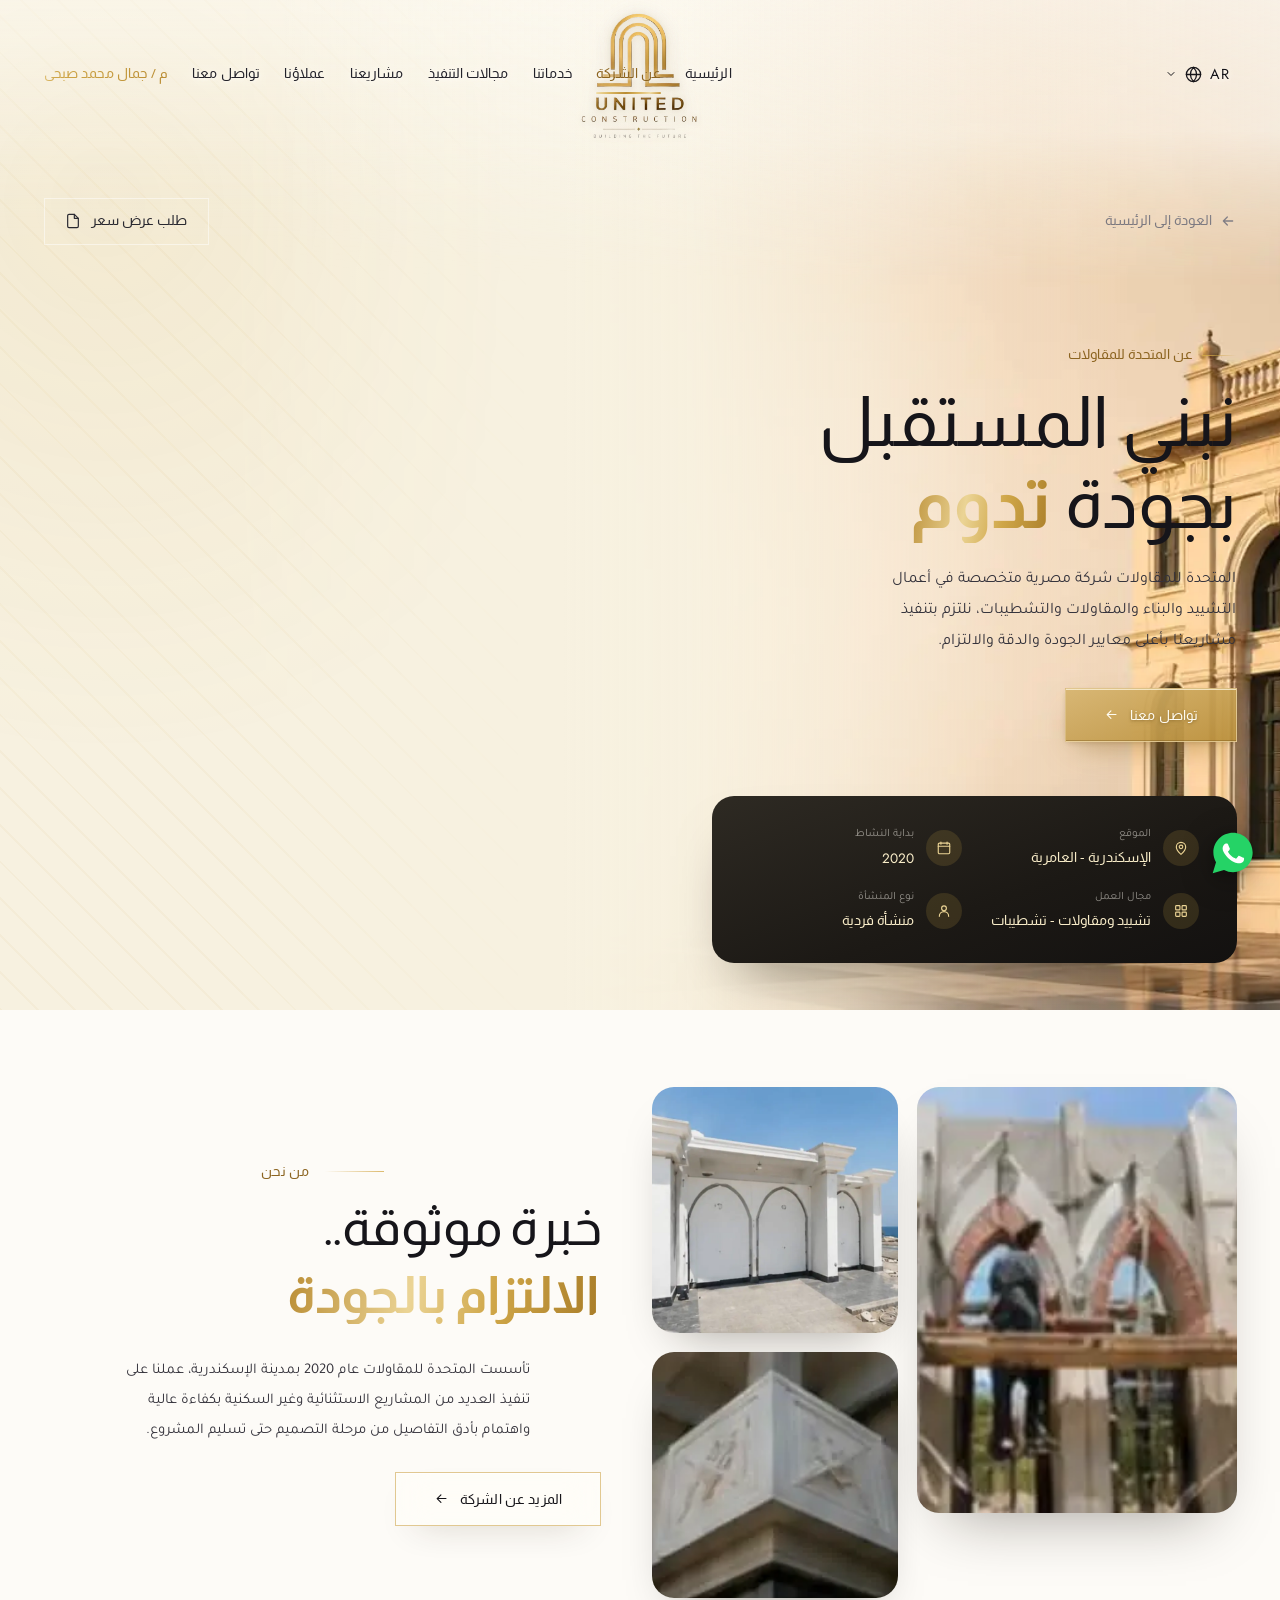
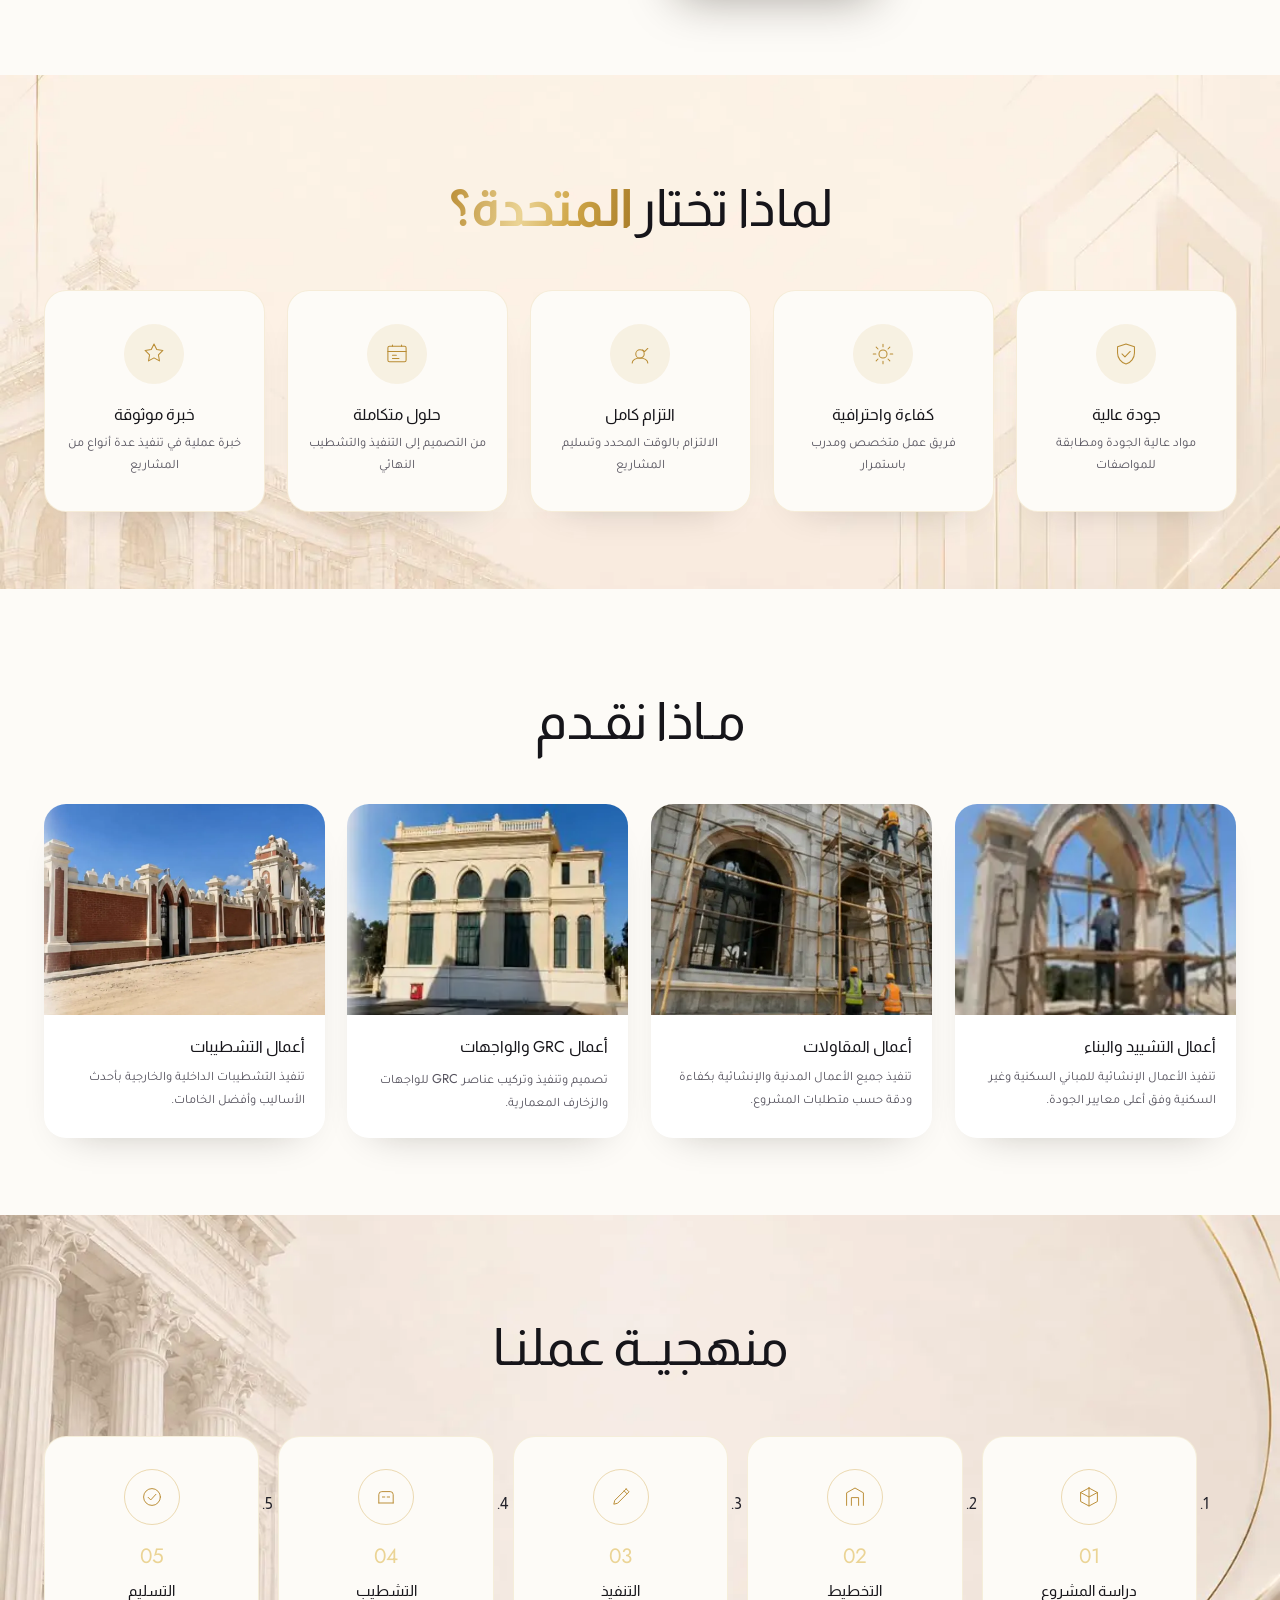
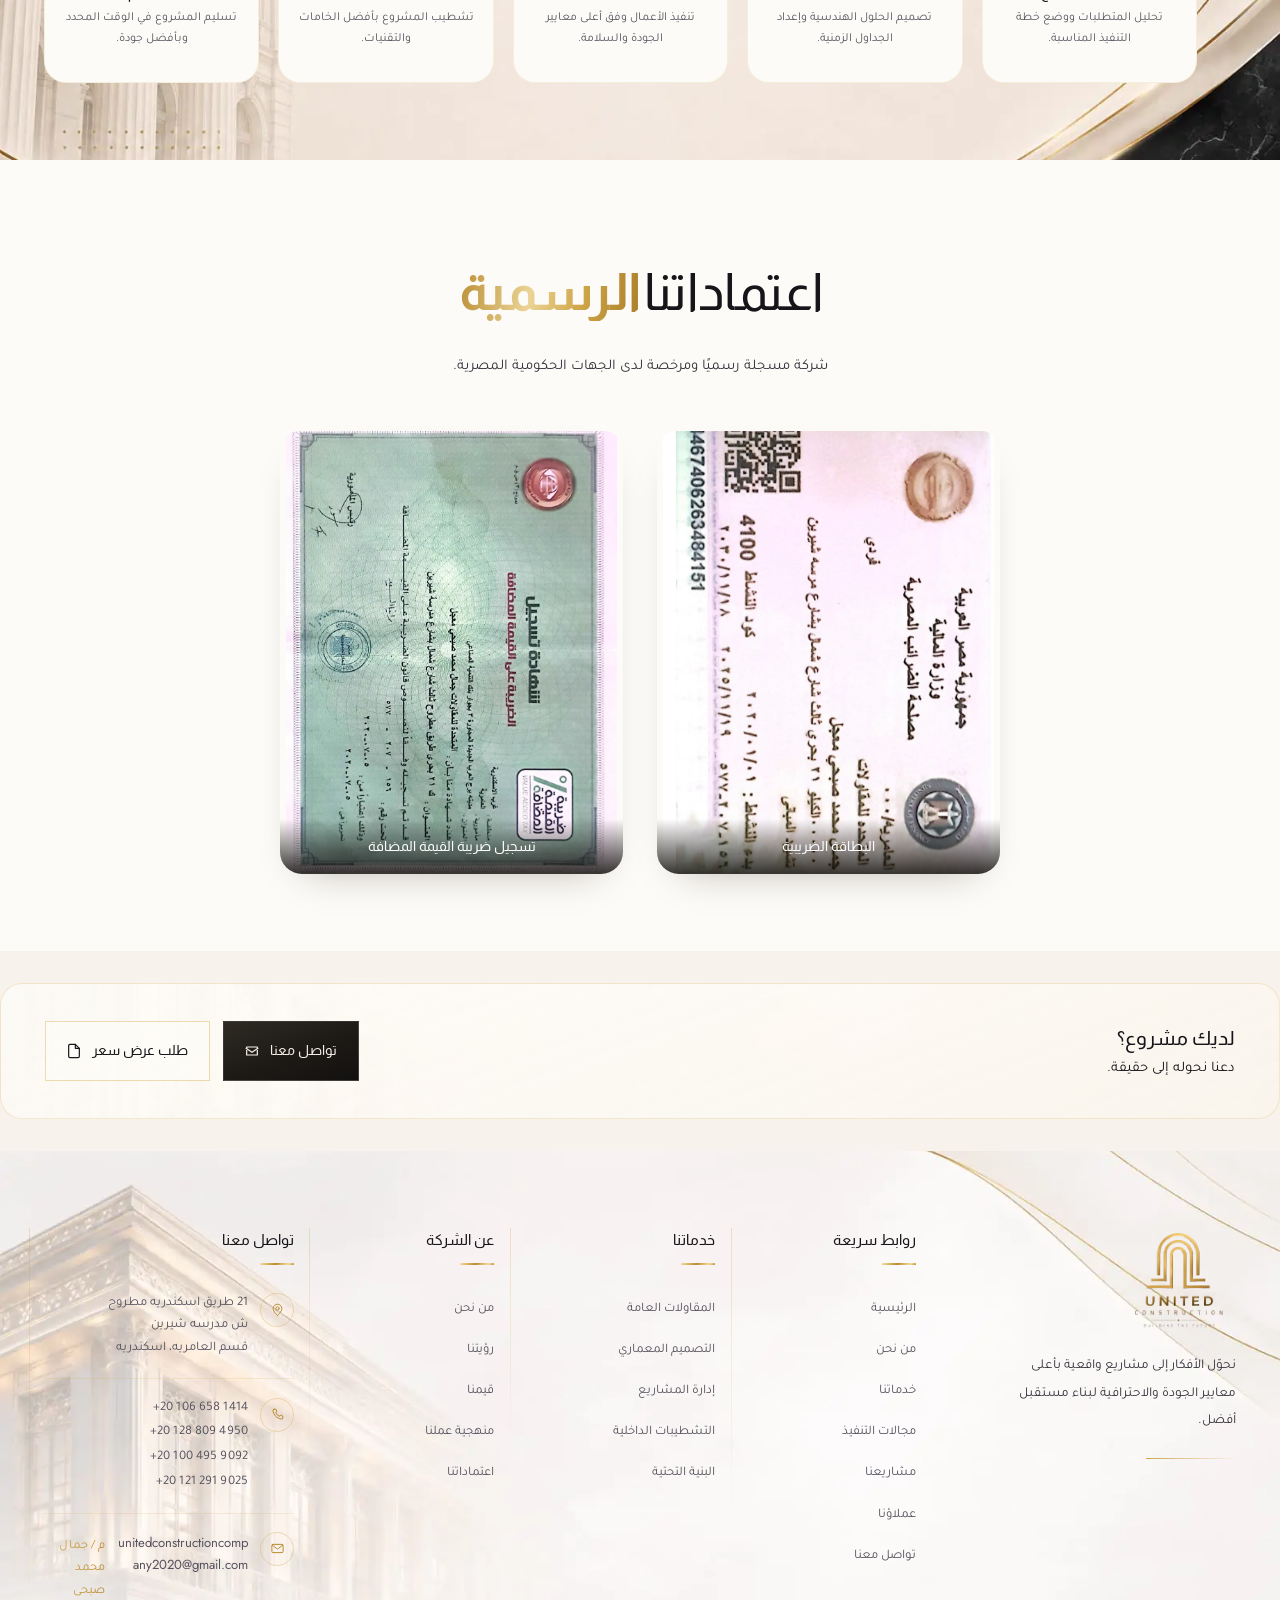
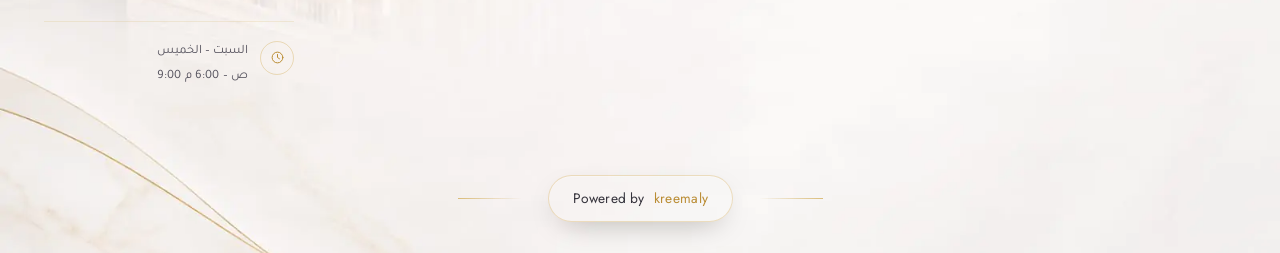
<file: about.html>
<!DOCTYPE html>
<html lang="ar" dir="rtl" data-i18n-title="about.pageTitle">
<head>
<meta charset="UTF-8">
<meta name="viewport" content="width=device-width, initial-scale=1, viewport-fit=cover">
<meta name="theme-color" content="#F7F3EC">
<title>عن الشركة | المتحدة للإنشاءات والمقاولات</title>
<meta name="description" content="المتحدة للإنشاءات والمقاولات — خبرة موثوقة والتزام بالجودة منذ 2020، في أعمال الترميم وGRC والتطوير المعماري.">

<link rel="canonical" href="https://unitedconstructioneg.com/about.html">
<meta property="og:type" content="website">
<meta property="og:site_name" content="المتحدة للإنشاءات والمقاولات">
<meta property="og:locale" content="ar_EG">
<meta property="og:url" content="https://unitedconstructioneg.com/about.html">
<meta property="og:title" content="عن الشركة | المتحدة للإنشاءات والمقاولات">
<meta property="og:description" content="المتحدة للإنشاءات والمقاولات — خبرة موثوقة والتزام بالجودة منذ 2020، في أعمال الترميم وGRC والتطوير المعماري.">
<meta property="og:image" content="https://unitedconstructioneg.com/assets/hero-bg.jpg">
<meta name="twitter:card" content="summary_large_image">

<script type="application/ld+json">
{
  "@context": "https://schema.org",
  "@graph": [
    {
      "@type": "AboutPage",
      "@id": "https://unitedconstructioneg.com/about.html#webpage",
      "url": "https://unitedconstructioneg.com/about.html",
      "name": "عن الشركة | المتحدة للإنشاءات والمقاولات",
      "inLanguage": "ar",
      "about": { "@id": "https://unitedconstructioneg.com/#organization" },
      "publisher": { "@id": "https://unitedconstructioneg.com/#organization" }
    },
    {
      "@type": "BreadcrumbList",
      "itemListElement": [
        { "@type": "ListItem", "position": 1, "name": "الرئيسية", "item": "https://unitedconstructioneg.com/" },
        { "@type": "ListItem", "position": 2, "name": "عن الشركة", "item": "https://unitedconstructioneg.com/about.html" }
      ]
    }
  ]
}
</script>

<link rel="icon" href="assets/logo.png" type="image/png">
<link rel="preload" as="image" href="assets/about/hero.webp" fetchpriority="high">

<link rel="preconnect" href="https://fonts.googleapis.com">
<link rel="preconnect" href="https://fonts.gstatic.com" crossorigin>
<link href="https://fonts.googleapis.com/css2?family=Almarai:wght@400;700&family=Tajawal:wght@400&family=Cormorant+Garamond:wght@400;600&family=Jost:wght@400;500&display=swap" rel="stylesheet">

<link rel="stylesheet" href="style.css?v=2">
<link rel="stylesheet" href="project.css?v=1">
<link rel="stylesheet" href="about.css?v=1">
<link rel="stylesheet" href="i18n.css?v=1">

<noscript>
  <style>
    [data-anim]{ opacity:1 !important; filter:none !important; transform:none !important; }
    [data-reveal]{ opacity:1 !important; transform:none !important; filter:none !important; }
    .mobile-menu, .menu-backdrop{ display:none !important; }
  </style>
</noscript>
</head>

<body class="is-preload is-ready anim-done page-project page-about">

<header class="site-header is-stuck" id="siteHeader">
  <div class="header-inner">

    <a class="brand" href="index.html" aria-label="المتحدة للإنشاءات والمقاولات — الصفحة الرئيسية" data-i18n-attr="aria-label:a11y.brand" data-anim="logo">
      <img src="assets/logo.webp?v=3" alt="شعار المتحدة للإنشاءات والمقاولات" data-i18n-attr="alt:a11y.logo" width="541" height="461" decoding="async">
    </a>

    <nav class="main-nav" aria-label="التنقل الرئيسي" data-i18n-attr="aria-label:a11y.mainNav">
      <ul>
        <li><a class="nav-link" href="index.html#hero" data-anim="nav" data-i18n="nav.home">الرئيسية</a></li>
        <li><a class="nav-link is-active" href="about.html" data-anim="nav" data-i18n="nav.about">عن الشركة</a></li>
        <li><a class="nav-link" href="index.html#services" data-anim="nav" data-i18n="nav.services">خدماتنا</a></li>
        <li><a class="nav-link" href="fields.html" data-anim="nav" data-i18n="nav.fields">مجالات التنفيذ</a></li>
        <li><a class="nav-link" href="projects-all.html" data-anim="nav" data-i18n="nav.projects">مشاريعنا</a></li>
        <li><a class="nav-link" href="index.html#partners" data-anim="nav" data-i18n="nav.clients">عملاؤنا</a></li>
        <li><a class="nav-link" href="index.html#contact" data-anim="nav" data-i18n="nav.contact">تواصل معنا</a></li>
        <li><span class="nav-label" data-anim="nav" data-i18n="nav.engName">م. جمال</span></li>
      </ul>
    </nav>

    <div class="header-actions">
      <div class="lang-wrap" data-anim="nav">
        <button class="lang-switch" type="button" id="langToggle"
                aria-label="اختيار اللغة" data-i18n-attr="aria-label:a11y.langSelect" aria-expanded="false" aria-haspopup="true" aria-controls="langMenu">
          <span class="lang-code" id="langCurrent">AR</span>
          <svg class="lang-globe" viewBox="0 0 24 24" aria-hidden="true" focusable="false">
            <circle cx="12" cy="12" r="9"/>
            <path d="M3 12h18M12 3c2.6 2.7 3.9 5.7 3.9 9s-1.3 6.3-3.9 9c-2.6-2.7-3.9-5.7-3.9-9S9.4 5.7 12 3z"/>
          </svg>
          <svg class="lang-caret" viewBox="0 0 24 24" aria-hidden="true" focusable="false">
            <path d="M6 9l6 6 6-6"/>
          </svg>
        </button>
        <div class="lang-menu" id="langMenu" role="menu" aria-labelledby="langToggle" hidden>
          <button type="button" role="menuitem" data-lang="ar" aria-current="true"><span data-i18n="lang.ar">العربية</span><span class="lm-code">AR</span></button>
          <button type="button" role="menuitem" data-lang="en" aria-current="false"><span data-i18n="lang.en">English</span><span class="lm-code">EN</span></button>
        </div>
      </div>

      <button class="menu-toggle" type="button" id="menuToggle"
              aria-label="فتح القائمة" data-i18n-attr="aria-label:a11y.menuOpen" aria-expanded="false" aria-controls="mobileMenu" data-anim="nav">
        <span></span><span></span><span></span>
      </button>
    </div>

  </div>
</header>

<div class="mobile-menu" id="mobileMenu" hidden>

  <button class="drawer-close" type="button" id="drawerClose" aria-label="إغلاق القائمة" data-i18n-attr="aria-label:a11y.menuClose">
    <svg viewBox="0 0 24 24" aria-hidden="true" focusable="false"><path d="M6 6l12 12M18 6L6 18"/></svg>
  </button>

  <div class="drawer-brand">
    <img src="assets/logo.webp?v=3" alt="شعار المتحدة للإنشاءات والمقاولات" data-i18n-attr="alt:a11y.logo" width="541" height="461" loading="lazy" decoding="async">
  </div>

  <nav aria-label="قائمة الجوال" data-i18n-attr="aria-label:a11y.mobileNav">
    <ul>
      <li><a href="index.html#hero"><span class="mi-icon" aria-hidden="true"><svg viewBox="0 0 24 24" fill="none"><path d="M4 10.6L12 4l8 6.6"/><path d="M6 9.4V20h12V9.4"/><path d="M10 20v-5.4h4V20"/></svg></span><span data-i18n="nav.home">الرئيسية</span></a></li>
      <li><a class="is-active" href="about.html"><span class="mi-icon" aria-hidden="true"><svg viewBox="0 0 24 24" fill="none"><circle cx="12" cy="8" r="3.6"/><path d="M5 20c0-3.9 3.1-7 7-7s7 3.1 7 7"/></svg></span><span data-i18n="nav.whoweare">من نحن</span></a></li>
      <li><a href="index.html#services"><span class="mi-icon" aria-hidden="true"><svg viewBox="0 0 24 24" fill="none"><rect x="4" y="4" width="6.4" height="6.4" rx="1.2"/><rect x="13.6" y="4" width="6.4" height="6.4" rx="1.2"/><rect x="4" y="13.6" width="6.4" height="6.4" rx="1.2"/><rect x="13.6" y="13.6" width="6.4" height="6.4" rx="1.2"/></svg></span><span data-i18n="nav.services">خدماتنا</span></a></li>
      <li><a href="fields.html"><span class="mi-icon" aria-hidden="true"><svg viewBox="0 0 24 24" fill="none"><path d="M6 5h9l5 5v9a2 2 0 01-2 2H6a2 2 0 01-2-2V7a2 2 0 012-2z"/><path d="M15 5v5h5"/></svg></span><span data-i18n="nav.fields">مجالات التنفيذ</span></a></li>
      <li><a href="projects-all.html"><span class="mi-icon" aria-hidden="true"><svg viewBox="0 0 24 24" fill="none"><path d="M4 20V6.4A1.4 1.4 0 015.4 5h6.2A1.4 1.4 0 0113 6.4V20"/><path d="M13 20v-8.6h5.6A1.4 1.4 0 0120 12.8V20"/><path d="M2.6 20h18.8"/><path d="M6.6 9h1.8M9.8 9h1.8M6.6 13h1.8M9.8 13h1.8M15.6 15h1.8"/></svg></span><span data-i18n="nav.projects">مشاريعنا</span></a></li>
      <li><a href="index.html#partners"><span class="mi-icon" aria-hidden="true"><svg viewBox="0 0 24 24" fill="none"><circle cx="9.4" cy="8.4" r="3.1"/><path d="M3.4 19c0-3.3 2.7-6 6-6s6 2.7 6 6"/><path d="M16 5.6a3 3 0 010 5.7"/><path d="M17.4 13.4c1.9.7 3.2 2.5 3.2 4.6"/></svg></span><span data-i18n="nav.clients">عملاؤنا</span></a></li>
      <li><a href="index.html#contact"><span class="mi-icon" aria-hidden="true"><svg viewBox="0 0 24 24" fill="none"><rect x="3" y="5.4" width="18" height="13.2" rx="1.8"/><path d="M3.6 6.6L12 13l8.4-6.4"/></svg></span><span data-i18n="nav.contact">تواصل معنا</span></a></li>
      <li><span class="nav-label" data-i18n="nav.engName">م. جمال</span></li>
    </ul>
  </nav>

  <div class="mobile-menu-foot">
    <ul class="drawer-info">
      <li>
        <span class="di-icon" aria-hidden="true"><svg viewBox="0 0 24 24" fill="none"><path d="M6.4 3.6h3.1l1.6 4-2 1.3a11.4 11.4 0 006 6l1.3-2 4 1.6v3.1a1.7 1.7 0 01-1.9 1.7C11.4 18.7 5.3 12.6 4.7 5.5a1.7 1.7 0 011.7-1.9z"/></svg></span>
        <span class="di-text">
          <a href="tel:+201066581414" class="ltr-num">+201066581414</a>
          <a href="tel:+201288094950" class="ltr-num">+201288094950</a>
          <a href="tel:+201004959092" class="ltr-num">+201004959092</a>
          <a href="tel:+201212919025" class="ltr-num">+201212919025</a>
        </span>
      </li>
      <li>
        <span class="di-icon" aria-hidden="true"><svg viewBox="0 0 24 24" fill="none"><rect x="3" y="5.4" width="18" height="13.2" rx="1.8"/><path d="M3.6 6.6L12 13l8.4-6.4"/></svg></span>
        <span class="di-text"><a href="mailto:unitedconstructioncompany2020@gmail.com" class="di-mail">unitedconstructioncompany2020@gmail.com</a></span>
      </li>
      <li>
        <span class="di-icon" aria-hidden="true"><svg viewBox="0 0 24 24" fill="none"><path d="M12 21.5s7-5.9 7-11a7 7 0 10-14 0c0 5.1 7 11 7 11z"/><circle cx="12" cy="10.3" r="2.7"/></svg></span>
        <span class="di-text"><a href="https://maps.google.com/?q=21+طريق+اسكندرية+مطروح+العامرية+اسكندرية" target="_blank" rel="noopener" data-i18n="drawer.address">21 طريق اسكندرية مطروح ش مدرسة شيرين قسم العامرية اسكندرية</a></span>
      </li>
    </ul>

    <div class="drawer-credit-wrap">
      <p class="fb-credit">
        <span class="fb-en" data-i18n="footer.poweredBy">Powered by</span>
        <a href="https://kreemaly.com" target="_blank" rel="noopener" aria-label="زيارة موقع kreemaly" data-i18n-attr="aria-label:a11y.whatsappKareem">kreemaly</a>
      </p>
    </div>
  </div>
</div>
<div class="menu-backdrop" id="menuBackdrop" hidden></div>


<main>

  <!-- ============================================================
       ABOUT HERO
       ============================================================ -->
  <section class="ab-hero">
    <div class="ab-hero-bg" aria-hidden="true"></div>
    <div class="ab-hero-veil" aria-hidden="true"></div>
    <span class="ab-hero-orn" aria-hidden="true"></span>

    <div class="ab-hero-inner">

      <div class="proj-top-row ab-top-row">
        <a class="proj-back" href="index.html#hero">
          <svg viewBox="0 0 24 24" aria-hidden="true" focusable="false"><path d="M19 12H5M11 6l-6 6 6 6"/></svg>
          <span data-i18n="proj.backToHome">العودة إلى الرئيسية</span>
        </a>

        <a class="proj-cta ab-cta-top" href="tel:+201066581414">
          <span data-i18n="ab.requestQuote">طلب عرض سعر</span>
          <svg viewBox="0 0 24 24" aria-hidden="true" focusable="false"><path d="M14 2H6a2 2 0 00-2 2v16a2 2 0 002 2h12a2 2 0 002-2V8z"/><path d="M14 2v6h6"/></svg>
        </a>
      </div>

      <div class="ab-hero-copy">
        <p class="ab-kicker" data-reveal style="--r:0">
          <span class="k-rule" aria-hidden="true"></span>
          <span data-i18n="ab.kicker">عن المتحدة للمقاولات</span>
        </p>

        <h1 class="ab-title" data-reveal style="--r:1">
          <span data-i18n="ab.titlePre">نبني المستقبل</span><br><span data-i18n="ab.titleMid">بجودة </span><em data-i18n="ab.titleEm">تدوم</em>
        </h1>

        <p class="ab-lede" data-reveal style="--r:2" data-i18n="ab.lede">
          المتحدة للمقاولات شركة مصرية متخصصة في أعمال التشييد والبناء
          والمقاولات والتشطيبات، نلتزم بتنفيذ مشاريعنا بأعلى معايير الجودة
          والدقة والالتزام.
        </p>

        <div class="ab-hero-cta" data-reveal style="--r:3">
          <a class="btn btn-gold" href="https://wa.me/201066581414" target="_blank" rel="noopener">
            <span data-i18n="ab.ctaContact">تواصل معنا</span>
            <svg class="arrow" viewBox="0 0 24 24" aria-hidden="true" focusable="false"><path d="M19 12H5M11 6l-6 6 6 6"/></svg>
          </a>
        </div>

        <ul class="ab-facts" data-reveal style="--r:4">
          <li>
            <span class="af-icon" aria-hidden="true"><svg viewBox="0 0 24 24" fill="none"><path d="M12 21.5s7-5.9 7-11a7 7 0 10-14 0c0 5.1 7 11 7 11z"/><circle cx="12" cy="10.3" r="2.7"/></svg></span>
            <span class="af-text"><small data-i18n="ab.factLocation">الموقع</small><strong data-i18n="ab.factLocationVal">الإسكندرية - العامرية</strong></span>
          </li>
          <li>
            <span class="af-icon" aria-hidden="true"><svg viewBox="0 0 24 24" fill="none"><rect x="3.4" y="4.6" width="17.2" height="16" rx="1.8"/><path d="M3.4 9.4h17.2M7.4 3v3.2M16.6 3v3.2"/></svg></span>
            <span class="af-text"><small data-i18n="ab.factStart">بداية النشاط</small><strong class="ltr-num">2020</strong></span>
          </li>
          <li>
            <span class="af-icon" aria-hidden="true"><svg viewBox="0 0 24 24" fill="none"><rect x="4" y="4" width="6.4" height="6.4" rx="1.2"/><rect x="13.6" y="4" width="6.4" height="6.4" rx="1.2"/><rect x="4" y="13.6" width="6.4" height="6.4" rx="1.2"/><rect x="13.6" y="13.6" width="6.4" height="6.4" rx="1.2"/></svg></span>
            <span class="af-text"><small data-i18n="ab.factField">مجال العمل</small><strong data-i18n="ab.factFieldVal">تشييد ومقاولات - تشطيبات</strong></span>
          </li>
          <li>
            <span class="af-icon" aria-hidden="true"><svg viewBox="0 0 24 24" fill="none"><circle cx="12" cy="8" r="3.6"/><path d="M5 20c0-3.9 3.1-7 7-7s7 3.1 7 7"/></svg></span>
            <span class="af-text"><small data-i18n="ab.factType">نوع المنشأة</small><strong data-i18n="ab.factTypeVal">منشأة فردية</strong></span>
          </li>
        </ul>
      </div>

    </div>
  </section>


  <!-- ============================================================
       WHO WE ARE — gallery + copy
       ============================================================ -->
  <section class="sec sec--ab-who" id="who">
    <div class="sec-inner">

      <div class="ab-who-grid">

        <div class="ab-who-gallery" data-reveal style="--r:0">
          <div class="awg-main">
            <img src="assets/about/work-1.webp" alt="فريق العمل أثناء تنفيذ واجهات GRC" loading="lazy" decoding="async">
          </div>
          <div class="awg-side">
            <div class="awg-shot">
              <img src="assets/about/gallery-3.webp" alt="مبنى مكتمل من تنفيذ المتحدة للمقاولات" loading="lazy" decoding="async">
            </div>
            <div class="awg-shot">
              <img src="assets/about/work-4.webp" alt="تفاصيل نحت زخرفي دقيق" loading="lazy" decoding="async">
            </div>
          </div>
        </div>

        <div class="ab-who-copy">
          <p class="sec-kicker" data-reveal style="--r:1">
            <span class="k-rule" aria-hidden="true"></span>
            <span data-i18n="about.kicker">من نحن</span>
          </p>

          <h2 class="sec-title" data-reveal style="--r:2">
            <span data-i18n="ab.whoTitlePre">خبرة موثوقة..</span><br><em data-i18n="ab.whoTitleEm">الالتزام بالجودة</em>
          </h2>

          <p class="sec-lede" data-reveal style="--r:3" data-i18n="ab.whoLede">
            تأسست المتحدة للمقاولات عام 2020 بمدينة الإسكندرية، عملنا على
            تنفيذ العديد من المشاريع الاستثنائية وغير السكنية بكفاءة عالية
            واهتمام بأدق التفاصيل من مرحلة التصميم حتى تسليم المشروع.
          </p>

          <a class="btn btn-outline ab-who-cta" href="index.html#contact" data-reveal style="--r:4">
            <span data-i18n="ab.whoCta">المزيد عن الشركة</span>
            <svg class="arrow" viewBox="0 0 24 24" aria-hidden="true" focusable="false"><path d="M19 12H5M11 6l-6 6 6 6"/></svg>
          </a>
        </div>

      </div>
    </div>
  </section>


  <!-- ============================================================
       WHY UNITED — pillars
       ============================================================ -->
  <section class="sec sec--ab-why" id="why">
    <div class="sec-bg" aria-hidden="true"></div>
    <div class="sec-inner">

      <div class="sec-head">
        <h2 class="sec-title" data-reveal data-split><span class="line"><span data-i18n="ab.whyTitlePre">لماذا تختار </span><em data-i18n="ab.whyTitleEm">المتحدة؟</em></span></h2>
      </div>

      <ul class="ab-why-grid">

        <li class="ab-why-card" data-reveal style="--r:0">
          <span class="awc-icon" aria-hidden="true">
            <svg viewBox="0 0 40 40" fill="none"><path d="M20 4.5l13 4.4v9.4c0 7.9-5.3 14.9-13 17.2-7.7-2.3-13-9.3-13-17.2V8.9l13-4.4z"/><path d="M13.8 19.9l4.6 4.6 8.1-8.4"/></svg>
          </span>
          <h3 data-i18n="why1.title">جودة عالية</h3>
          <p data-i18n="why1.desc">مواد عالية الجودة ومطابقة للمواصفات</p>
        </li>

        <li class="ab-why-card" data-reveal style="--r:1">
          <span class="awc-icon" aria-hidden="true">
            <svg viewBox="0 0 40 40" fill="none"><circle cx="20" cy="20" r="6.2"/><path d="M20 5v4M20 31v4M35 20h-4M9 20H5M30.5 9.5l-2.8 2.8M12.3 27.7l-2.8 2.8M30.5 30.5l-2.8-2.8M12.3 12.3L9.5 9.5"/></svg>
          </span>
          <h3 data-i18n="why2.title">كفاءة واحترافية</h3>
          <p data-i18n="why2.desc">فريق عمل متخصص ومدرب باستمرار</p>
        </li>

        <li class="ab-why-card" data-reveal style="--r:2">
          <span class="awc-icon" aria-hidden="true">
            <svg viewBox="0 0 40 40" fill="none"><path d="M13.5 20a6.5 6.5 0 1113 0 6.5 6.5 0 01-13 0z"/><path d="M8 34c0-4.4 5.4-8 12-8s12 3.6 12 8"/><path d="M24 13.5l3 3 5-5"/></svg>
          </span>
          <h3 data-i18n="why3.title">التزام كامل</h3>
          <p data-i18n="why3.desc">الالتزام بالوقت المحدد وتسليم المشاريع</p>
        </li>

        <li class="ab-why-card" data-reveal style="--r:3">
          <span class="awc-icon" aria-hidden="true">
            <svg viewBox="0 0 40 40" fill="none"><rect x="6" y="8" width="28" height="24" rx="2.4"/><path d="M6 16h28M13 8v-2M27 8v-2"/><path d="M13 22h6M13 27h10"/></svg>
          </span>
          <h3 data-i18n="why4.title">حلول متكاملة</h3>
          <p data-i18n="why4.desc">من التصميم إلى التنفيذ والتشطيب النهائي</p>
        </li>

        <li class="ab-why-card" data-reveal style="--r:4">
          <span class="awc-icon" aria-hidden="true">
            <svg viewBox="0 0 40 40" fill="none"><path d="M20 4.5l4.2 8.6 9.5 1.4-6.9 6.7 1.6 9.4L20 26l-8.4 4.6 1.6-9.4-6.9-6.7 9.5-1.4L20 4.5z"/></svg>
          </span>
          <h3 data-i18n="why5.title">خبرة موثوقة</h3>
          <p data-i18n="why5.desc">خبرة عملية في تنفيذ عدة أنواع من المشاريع</p>
        </li>

      </ul>

    </div>
  </section>


  <!-- ============================================================
       WHAT WE OFFER
       ============================================================ -->
  <section class="sec sec--ab-offer" id="offer">
    <div class="sec-inner">

      <div class="sec-head">
        <h2 class="sec-title" data-reveal data-split><span class="line" data-i18n="ab.offerTitle">مـاذا نقـدم</span></h2>
      </div>

      <ul class="ab-offer-grid">

        <li class="ab-offer-card" data-reveal style="--r:0">
          <div class="aoc-media"><img src="assets/about/work-2.webp" alt="أعمال التشييد والبناء" loading="lazy" decoding="async"></div>
          <div class="aoc-foot">
            <h3 data-i18n="offer1.title">أعمال التشييد والبناء</h3>
            <p data-i18n="offer1.desc">تنفيذ الأعمال الإنشائية للمباني السكنية وغير السكنية وفق أعلى معايير الجودة.</p>
          </div>
        </li>

        <li class="ab-offer-card" data-reveal style="--r:1">
          <div class="aoc-media"><img src="assets/about/work-3.webp" alt="أعمال المقاولات" loading="lazy" decoding="async"></div>
          <div class="aoc-foot">
            <h3 data-i18n="offer2.title">أعمال المقاولات</h3>
            <p data-i18n="offer2.desc">تنفيذ جميع الأعمال المدنية والإنشائية بكفاءة ودقة حسب متطلبات المشروع.</p>
          </div>
        </li>

        <li class="ab-offer-card" data-reveal style="--r:2">
          <div class="aoc-media"><img src="assets/about/gallery-2.webp" alt="أعمال GRC والواجهات" loading="lazy" decoding="async"></div>
          <div class="aoc-foot">
            <h3><span data-i18n="offer3.titlePre">أعمال </span><span class="ltr">GRC</span><span data-i18n="offer3.titlePost"> والواجهات</span></h3>
            <p><span data-i18n="offer3.desc1">تصميم وتنفيذ وتركيب عناصر </span><span class="ltr">GRC</span><span data-i18n="offer3.desc2"> للواجهات والزخارف المعمارية.</span></p>
          </div>
        </li>

        <li class="ab-offer-card" data-reveal style="--r:3">
          <div class="aoc-media"><img src="assets/about/gallery-1.webp" alt="أعمال التشطيبات" loading="lazy" decoding="async"></div>
          <div class="aoc-foot">
            <h3 data-i18n="offer4.title">أعمال التشطيبات</h3>
            <p data-i18n="offer4.desc">تنفيذ التشطيبات الداخلية والخارجية بأحدث الأساليب وأفضل الخامات.</p>
          </div>
        </li>

      </ul>

    </div>
  </section>


  <!-- ============================================================
       OUR METHODOLOGY
       ============================================================ -->
  <section class="sec sec--ab-flow" id="flow">
    <div class="sec-bg" aria-hidden="true"></div>
    <div class="sec-inner">

      <div class="sec-head">
        <h2 class="sec-title" data-reveal data-split><span class="line" data-i18n="ab.flowTitle">منهجيــة عملنـا</span></h2>
      </div>

      <ol class="ab-flow-track" data-reveal style="--r:0">
        <li class="afl-step">
          <span class="afl-icon" aria-hidden="true"><svg viewBox="0 0 40 40" fill="none"><path d="M20 5l14 7.5v15L20 35 6 27.5v-15L20 5z"/><path d="M20 5v30M6 12.5l14 7.5 14-7.5"/></svg></span>
          <span class="afl-num">01</span>
          <h3 data-i18n="flow1.title">دراسة المشروع</h3>
          <p data-i18n="flow1.desc">تحليل المتطلبات ووضع خطة التنفيذ المناسبة.</p>
        </li>
        <li class="afl-step">
          <span class="afl-icon" aria-hidden="true"><svg viewBox="0 0 40 40" fill="none"><path d="M6 34V13l14-8 14 8v21"/><path d="M14 34V21h12v13"/></svg></span>
          <span class="afl-num">02</span>
          <h3 data-i18n="flow2.title">التخطيط</h3>
          <p data-i18n="flow2.desc">تصميم الحلول الهندسية وإعداد الجداول الزمنية.</p>
        </li>
        <li class="afl-step">
          <span class="afl-icon" aria-hidden="true"><svg viewBox="0 0 40 40" fill="none"><path d="M28.6 6.6l4.8 4.8-19 19-6.4 1.6 1.6-6.4 19-19z"/><path d="M25.3 9.9l4.8 4.8"/></svg></span>
          <span class="afl-num">03</span>
          <h3 data-i18n="flow3.title">التنفيذ</h3>
          <p data-i18n="flow3.desc">تنفيذ الأعمال وفق أعلى معايير الجودة والسلامة.</p>
        </li>
        <li class="afl-step">
          <span class="afl-icon" aria-hidden="true"><svg viewBox="0 0 40 40" fill="none"><path d="M8 30V16a5 5 0 015-5h14a5 5 0 015 5v14"/><path d="M8 30h24M14 20h4M22 20h4"/></svg></span>
          <span class="afl-num">04</span>
          <h3 data-i18n="flow4.title">التشطيب</h3>
          <p data-i18n="flow4.desc">تشطيب المشروع بأفضل الخامات والتقنيات.</p>
        </li>
        <li class="afl-step">
          <span class="afl-icon" aria-hidden="true"><svg viewBox="0 0 40 40" fill="none"><circle cx="20" cy="20" r="14"/><path d="M13.5 20.5l4.4 4.4 8.6-9.4"/></svg></span>
          <span class="afl-num">05</span>
          <h3 data-i18n="flow5.title">التسليم</h3>
          <p data-i18n="flow5.desc">تسليم المشروع في الوقت المحدد وبأفضل جودة.</p>
        </li>
      </ol>

    </div>
  </section>


  <!-- ============================================================
       OFFICIAL CREDENTIALS
       ============================================================ -->
  <section class="sec sec--ab-cert" id="credentials">
    <div class="sec-inner">

      <div class="sec-head">
        <h2 class="sec-title" data-reveal data-split><span class="line"><span data-i18n="ab.certTitlePre">اعتماداتنا </span><em data-i18n="ab.certTitleEm">الرسمية</em></span></h2>
        <p class="sec-lede" data-reveal style="--r:1" data-i18n="ab.certLede">شركة مسجلة رسميًا ومرخصة لدى الجهات الحكومية المصرية.</p>
      </div>

      <ul class="ab-cert-grid">
        <li class="ab-cert-card" data-reveal style="--r:2">
          <button type="button" class="acc-btn" data-cert-src="assets/about/cert-commercial.webp" data-cert-alt="البطاقة الضريبية">
            <span class="acc-media"><img src="assets/about/cert-commercial.webp" alt="البطاقة الضريبية" loading="lazy" decoding="async"></span>
            <span class="acc-zoom" aria-hidden="true">
              <svg viewBox="0 0 24 24" fill="none"><circle cx="10.5" cy="10.5" r="6.5"/><path d="M20 20l-4.8-4.8"/><path d="M10.5 8v5M8 10.5h5"/></svg>
            </span>
            <span class="acc-label" data-i18n="cert1.label">البطاقة الضريبية</span>
          </button>
        </li>
        <li class="ab-cert-card" data-reveal style="--r:3">
          <button type="button" class="acc-btn" data-cert-src="assets/about/cert-tax.webp" data-cert-alt="تسجيل ضريبة القيمة المضافة">
            <span class="acc-media"><img src="assets/about/cert-tax.webp" alt="تسجيل ضريبة القيمة المضافة" loading="lazy" decoding="async"></span>
            <span class="acc-zoom" aria-hidden="true">
              <svg viewBox="0 0 24 24" fill="none"><circle cx="10.5" cy="10.5" r="6.5"/><path d="M20 20l-4.8-4.8"/><path d="M10.5 8v5M8 10.5h5"/></svg>
            </span>
            <span class="acc-label" data-i18n="cert2.label">تسجيل ضريبة القيمة المضافة</span>
          </button>
        </li>
      </ul>

    </div>
  </section>


  <!-- ============================================================
       FINAL CTA
       ============================================================ -->
  <section class="sec-cta proj-cta-row ab-final-cta" data-reveal style="--r:0">
    <div class="proj-cta-copy">
      <p data-i18n="ab.finalCta1">لديك مشروع؟</p>
      <p class="proj-cta-sub" data-i18n="ab.finalCta2">دعنا نحوله إلى حقيقة.</p>
    </div>
    <div class="proj-cta-actions">
      <a class="proj-cta proj-cta--solid" href="https://wa.me/201066581414" target="_blank" rel="noopener">
        <span data-i18n="ab.ctaContact">تواصل معنا</span>
        <svg viewBox="0 0 24 24" aria-hidden="true" focusable="false"><path d="M3 8l9 6 9-6M4 6h16v12H4z"/></svg>
      </a>
      <a class="proj-cta proj-cta--ghost" href="tel:+201066581414">
        <span data-i18n="ab.requestQuote">طلب عرض سعر</span>
        <svg viewBox="0 0 24 24" aria-hidden="true" focusable="false"><path d="M14 2H6a2 2 0 00-2 2v16a2 2 0 002 2h12a2 2 0 002-2V8z"/><path d="M14 2v6h6"/></svg>
      </a>
    </div>
  </section>

</main>

<!-- ============================================================
     FOOTER
     ============================================================ -->
<footer class="sec sec--footer" id="siteFooter">
  <div class="sec-bg" aria-hidden="true"></div>
  <div class="sec-inner">

    <div class="footer-grid">
      <div class="fo-brand" data-reveal style="--r:0">
        <img src="assets/logo.webp?v=3" alt="شعار المتحدة للإنشاءات والمقاولات" data-i18n-attr="alt:a11y.logo" width="541" height="461" loading="lazy" decoding="async">
        <p class="fo-blurb" data-i18n="footer.blurb">نحوّل الأفكار إلى مشاريع واقعية بأعلى معايير الجودة والاحترافية لبناء مستقبل أفضل.</p>
        <span class="fo-brand-rule" aria-hidden="true"></span>
      </div>

      <nav class="fo-col" data-reveal style="--r:1" aria-label="روابط سريعة">
        <h3 class="fo-title" data-i18n="footer.quickLinks">روابط سريعة</h3>
        <ul>
          <li><a href="index.html#hero" data-i18n="nav.home">الرئيسية</a></li>
          <li><a href="about.html" data-i18n="nav.whoweare">من نحن</a></li>
          <li><a href="index.html#services" data-i18n="nav.services">خدماتنا</a></li>
          <li><a href="fields.html" data-i18n="nav.fields">مجالات التنفيذ</a></li>
          <li><a href="projects-all.html" data-i18n="nav.projects">مشاريعنا</a></li>
          <li><a href="index.html#partners" data-i18n="nav.clients">عملاؤنا</a></li>
          <li><a href="index.html#contact" data-i18n="nav.contact">تواصل معنا</a></li>
        </ul>
      </nav>

      <nav class="fo-col" data-reveal style="--r:2" aria-label="خدماتنا">
        <h3 class="fo-title" data-i18n="footer.services">خدماتنا</h3>
        <ul>
          <li><a href="index.html#services" data-i18n="footer.svc1">المقاولات العامة</a></li>
          <li><a href="index.html#services" data-i18n="footer.svc2">التصميم المعماري</a></li>
          <li><a href="index.html#services" data-i18n="footer.svc3">إدارة المشاريع</a></li>
          <li><a href="index.html#services" data-i18n="footer.svc4">التشطيبات الداخلية</a></li>
          <li><a href="index.html#services" data-i18n="footer.svc5">البنية التحتية</a></li>
        </ul>
      </nav>

      <nav class="fo-col" data-reveal style="--r:3" aria-label="عن الشركة">
        <h3 class="fo-title" data-i18n="footer.aboutCol">عن الشركة</h3>
        <ul>
          <li><a href="about.html" data-i18n="footer.aboutWho">من نحن</a></li>
          <li><a href="about.html#who" data-i18n="footer.aboutVision">رؤيتنا</a></li>
          <li><a href="about.html#why" data-i18n="footer.aboutValues">قيمنا</a></li>
          <li><a href="about.html#flow" data-i18n="footer.aboutFlow">منهجية عملنا</a></li>
          <li><a href="about.html#credentials" data-i18n="footer.aboutCert">اعتماداتنا</a></li>
        </ul>
      </nav>

      <div class="fo-col fo-col--contact" data-reveal style="--r:4">
        <h3 class="fo-title" data-i18n="footer.contactCol">تواصل معنا</h3>
        <ul class="fo-info">
          <li>
            <span class="fi-icon" aria-hidden="true"><svg viewBox="0 0 24 24" fill="none"><path d="M12 21.5s7-5.9 7-11a7 7 0 10-14 0c0 5.1 7 11 7 11z"/><circle cx="12" cy="10.3" r="2.7"/></svg></span>
            <a href="https://www.google.com/maps/search/?api=1&query=31.1668088%2C29.8320788" target="_blank" rel="noopener" data-i18n="footer.addressBlock" data-i18n-html>21 طريق اسكندريه مطروح<br>ش مدرسه شيرين<br>قسم العامريه، اسكندريه</a>
          </li>
          <li>
            <span class="fi-icon" aria-hidden="true"><svg viewBox="0 0 24 24" fill="none"><path d="M6.4 3.6h3.1l1.6 4-2 1.3a11.4 11.4 0 006 6l1.3-2 4 1.6v3.1a1.7 1.7 0 01-1.9 1.7C11.4 18.7 5.3 12.6 4.7 5.5a1.7 1.7 0 011.7-1.9z"/></svg></span>
            <span class="fi-stack">
              <a class="ltr-num" href="tel:+201066581414">+20 106 658 1414</a>
              <a class="ltr-num" href="tel:+201288094950">+20 128 809 4950</a>
              <a class="ltr-num" href="tel:+201004959092">+20 100 495 9092</a>
              <a class="ltr-num" href="tel:+201212919025">+20 121 291 9025</a>
            </span>
          </li>
          <li>
            <span class="fi-icon" aria-hidden="true"><svg viewBox="0 0 24 24" fill="none"><rect x="3" y="5.4" width="18" height="13.2" rx="1.8"/><path d="M3.6 6.6L12 13l8.4-6.4"/></svg></span>
            <a class="fi-mail" href="mailto:unitedconstructioncompany2020@gmail.com">unitedconstructioncompany2020@gmail.com</a>
            <span class="fi-name" data-i18n="nav.engName">م. جمال</span>
          </li>
          <li>
            <span class="fi-icon" aria-hidden="true"><svg viewBox="0 0 24 24" fill="none"><circle cx="12" cy="12" r="8.6"/><path d="M12 7.2V12l3.2 2.1"/></svg></span>
            <span class="fi-stack"><span data-i18n="footer.hours">السبت – الخميس</span><span class="ltr-num" data-i18n="footer.hoursTime">9:00 ص – 6:00 م</span></span>
          </li>
        </ul>
      </div>
    </div>

    <div class="footer-bar" data-reveal style="--r:5">
      <span class="fb-rule" aria-hidden="true"></span>
      <p class="fb-credit">
        <span class="fb-en" data-i18n="footer.poweredBy">Powered by</span>
        <a href="https://kreemaly.com" target="_blank" rel="noopener" aria-label="زيارة موقع kreemaly" data-i18n-attr="aria-label:a11y.whatsappKareem">kreemaly</a>
      </p>
      <span class="fb-rule" aria-hidden="true"></span>
    </div>

  </div>
</footer>

<!-- Floating WhatsApp button — company line, bottom-right -->
<a href="https://wa.me/201066581414" target="_blank" rel="noopener"
   class="wa-float" aria-label="تواصل معنا على واتساب" data-i18n-attr="aria-label:a11y.whatsapp">
  <svg viewBox="0 0 32 32" aria-hidden="true">
    <path fill="#25D366" d="M16.004 3C9.06 3 3.43 8.62 3.43 15.56c0 2.32.62 4.5 1.7 6.38L3 29l7.24-2.1a12.5 12.5 0 005.76 1.42h.01c6.94 0 12.57-5.62 12.57-12.56C28.58 8.62 22.95 3 16.004 3z"/>
    <path fill="#FFF" d="M22.4 19.02c-.34-.17-2-1-2.3-1.1-.31-.12-.53-.17-.76.17-.22.34-.87 1.1-1.07 1.32-.2.23-.4.25-.73.09-.34-.17-1.43-.53-2.72-1.68-1-.9-1.68-2-1.88-2.34-.2-.34-.02-.52.15-.7.15-.15.34-.4.5-.6.17-.2.22-.34.34-.57.11-.23.06-.43-.03-.6-.09-.17-.76-1.85-1.05-2.53-.27-.66-.55-.57-.76-.58l-.65-.01c-.22 0-.6.09-.9.43-.31.34-1.18 1.15-1.18 2.82s1.21 3.27 1.38 3.5c.17.22 2.38 3.63 5.76 5.09.8.35 1.44.55 1.93.71.81.26 1.55.22 2.14.13.65-.1 2-.82 2.28-1.6.28-.8.28-1.48.2-1.62-.08-.14-.3-.22-.64-.39z"/>
  </svg>
</a>

<!-- ============================================================
     CREDENTIAL LIGHTBOX
     ============================================================ -->
<div class="ab-lightbox" id="certLightbox" hidden>
  <button type="button" class="abl-close" id="certLightboxClose" aria-label="إغلاق" data-i18n-attr="aria-label:a11y.close">
    <svg viewBox="0 0 24 24" aria-hidden="true" focusable="false"><path d="M6 6l12 12M18 6L6 18"/></svg>
  </button>
  <figure class="abl-figure">
    <img id="certLightboxImg" alt="">
    <figcaption id="certLightboxCaption"></figcaption>
  </figure>
</div>

<script src="i18n.js?v=1"></script>
<script src="script.js?v=1" defer></script>
<script src="about.js?v=1" defer></script>
</body>
</html>
</file>
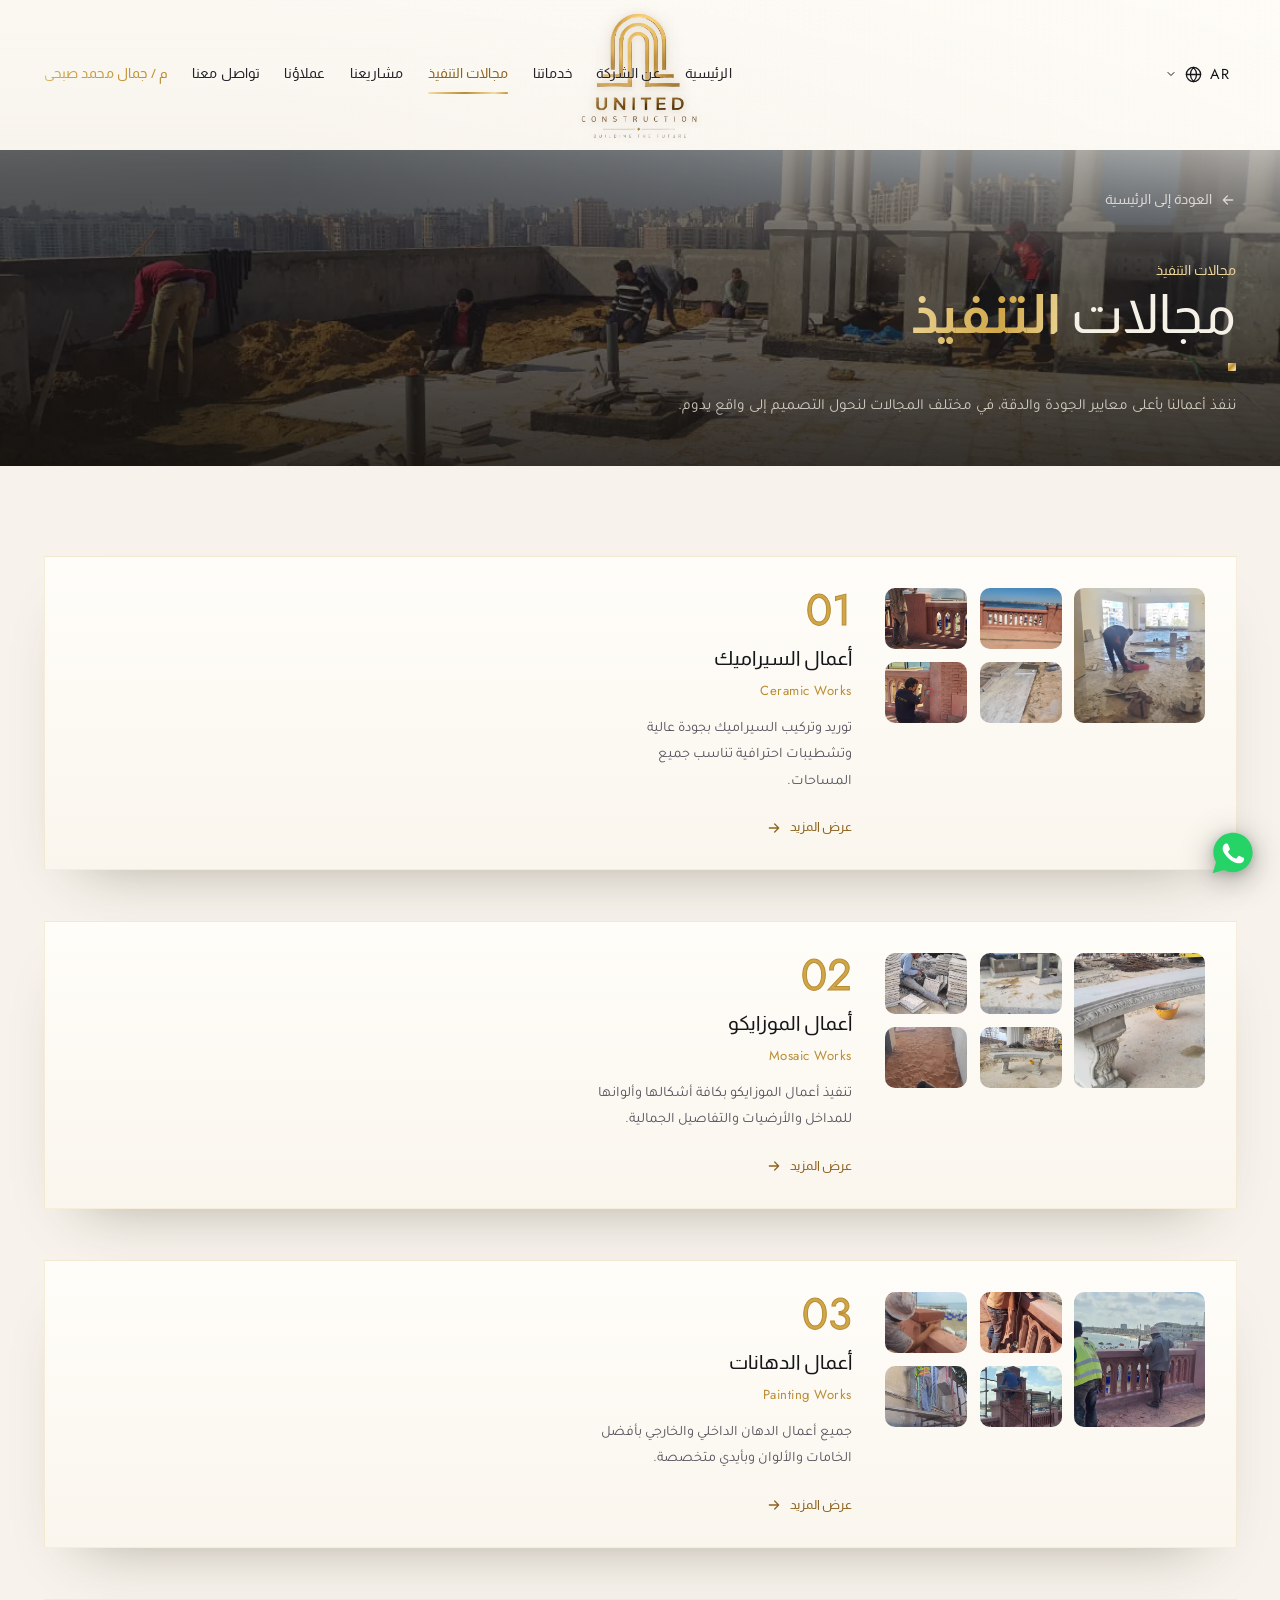
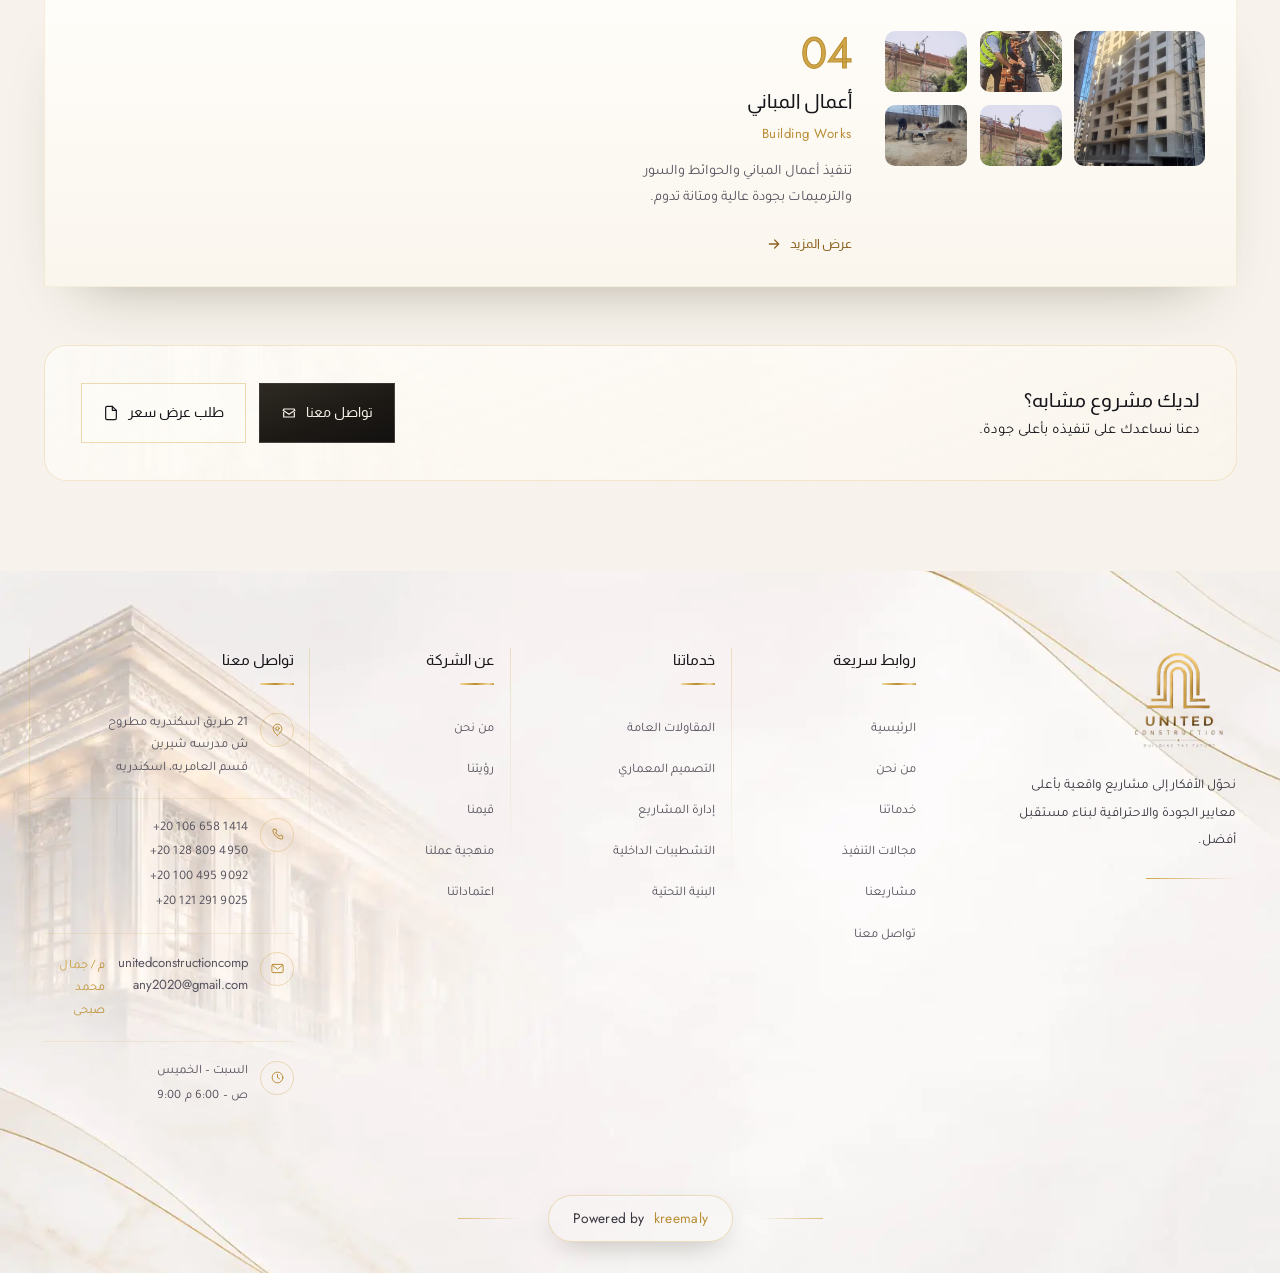
<file: fields.html>
<!DOCTYPE html>
<html lang="ar" dir="rtl" data-i18n-title="fl.pageTitle">
<head>
<meta charset="UTF-8">
<meta name="viewport" content="width=device-width, initial-scale=1, viewport-fit=cover">
<meta name="theme-color" content="#F7F3EC">
<title>مجالات التنفيذ | المتحدة للإنشاءات والمقاولات</title>
<meta name="description" content="مجالات تنفيذ المتحدة للإنشاءات والمقاولات — أعمال السيراميك والموزايكو والدهانات والمباني بأعلى معايير الجودة والدقة.">

<link rel="canonical" href="https://unitedconstructioneg.com/fields.html">
<meta property="og:type" content="website">
<meta property="og:site_name" content="المتحدة للإنشاءات والمقاولات">
<meta property="og:locale" content="ar_EG">
<meta property="og:url" content="https://unitedconstructioneg.com/fields.html">
<meta property="og:title" content="مجالات التنفيذ | المتحدة للإنشاءات والمقاولات">
<meta property="og:description" content="مجالات تنفيذ المتحدة للإنشاءات والمقاولات — أعمال السيراميك والموزايكو والدهانات والمباني بأعلى معايير الجودة والدقة.">
<meta property="og:image" content="https://unitedconstructioneg.com/assets/hero-bg.jpg">
<meta name="twitter:card" content="summary_large_image">

<script type="application/ld+json">
{
  "@context": "https://schema.org",
  "@graph": [
    {
      "@type": "WebPage",
      "@id": "https://unitedconstructioneg.com/fields.html#webpage",
      "url": "https://unitedconstructioneg.com/fields.html",
      "name": "مجالات التنفيذ | المتحدة للإنشاءات والمقاولات",
      "inLanguage": "ar",
      "publisher": { "@id": "https://unitedconstructioneg.com/#organization" }
    },
    {
      "@type": "BreadcrumbList",
      "itemListElement": [
        { "@type": "ListItem", "position": 1, "name": "الرئيسية", "item": "https://unitedconstructioneg.com/" },
        { "@type": "ListItem", "position": 2, "name": "مجالات التنفيذ", "item": "https://unitedconstructioneg.com/fields.html" }
      ]
    },
    {
      "@type": "ItemList",
      "name": "مجالات التنفيذ",
      "itemListElement": [
        { "@type": "ListItem", "position": 1, "item": { "@type": "Service", "name": "أعمال السيراميك", "provider": { "@id": "https://unitedconstructioneg.com/#organization" } } },
        { "@type": "ListItem", "position": 2, "item": { "@type": "Service", "name": "أعمال الموزايكو", "provider": { "@id": "https://unitedconstructioneg.com/#organization" } } },
        { "@type": "ListItem", "position": 3, "item": { "@type": "Service", "name": "أعمال الدهانات", "provider": { "@id": "https://unitedconstructioneg.com/#organization" } } },
        { "@type": "ListItem", "position": 4, "item": { "@type": "Service", "name": "أعمال المباني", "provider": { "@id": "https://unitedconstructioneg.com/#organization" } } }
      ]
    }
  ]
}
</script>

<link rel="icon" href="assets/logo.png" type="image/png">
<link rel="preload" as="image" href="assets/fields/background.webp" fetchpriority="high">

<link rel="preconnect" href="https://fonts.googleapis.com">
<link rel="preconnect" href="https://fonts.gstatic.com" crossorigin>
<link href="https://fonts.googleapis.com/css2?family=Almarai:wght@400;700&family=Tajawal:wght@400&family=Cormorant+Garamond:wght@400;600&family=Jost:wght@400;500&display=swap" rel="stylesheet">

<link rel="stylesheet" href="style.css?v=2">
<link rel="stylesheet" href="project.css?v=1">
<link rel="stylesheet" href="fields.css?v=1">
<link rel="stylesheet" href="i18n.css?v=1">

<noscript>
  <style>
    [data-anim]{ opacity:1 !important; filter:none !important; transform:none !important; }
    [data-reveal]{ opacity:1 !important; transform:none !important; filter:none !important; }
    .mobile-menu, .menu-backdrop{ display:none !important; }
  </style>
</noscript>
</head>

<body class="is-preload is-ready anim-done page-project page-fields">

<header class="site-header is-stuck" id="siteHeader">
  <div class="header-inner">

    <a class="brand" href="index.html" aria-label="المتحدة للإنشاءات والمقاولات — الصفحة الرئيسية" data-i18n-attr="aria-label:a11y.brand" data-anim="logo">
      <img src="assets/logo.webp?v=3" alt="شعار المتحدة للإنشاءات والمقاولات" data-i18n-attr="alt:a11y.logo" width="541" height="461" decoding="async">
    </a>

    <nav class="main-nav" aria-label="التنقل الرئيسي" data-i18n-attr="aria-label:a11y.mainNav">
      <ul>
        <li><a class="nav-link" href="index.html#hero" data-anim="nav" data-i18n="nav.home">الرئيسية</a></li>
        <li><a class="nav-link" href="about.html" data-anim="nav" data-i18n="nav.about">عن الشركة</a></li>
        <li><a class="nav-link" href="index.html#services" data-anim="nav" data-i18n="nav.services">خدماتنا</a></li>
        <li><a class="nav-link is-active" href="fields.html" data-anim="nav" data-i18n="nav.fields">مجالات التنفيذ</a></li>
        <li><a class="nav-link" href="projects-all.html" data-anim="nav" data-i18n="nav.projects">مشاريعنا</a></li>
        <li><a class="nav-link" href="index.html#partners" data-anim="nav" data-i18n="nav.clients">عملاؤنا</a></li>
        <li><a class="nav-link" href="index.html#contact" data-anim="nav" data-i18n="nav.contact">تواصل معنا</a></li>
        <li><span class="nav-label" data-anim="nav" data-i18n="nav.engName">م. جمال</span></li>
      </ul>
    </nav>

    <div class="header-actions">
      <div class="lang-wrap" data-anim="nav">
        <button class="lang-switch" type="button" id="langToggle"
                aria-label="اختيار اللغة" data-i18n-attr="aria-label:a11y.langSelect" aria-expanded="false" aria-haspopup="true" aria-controls="langMenu">
          <span class="lang-code" id="langCurrent">AR</span>
          <svg class="lang-globe" viewBox="0 0 24 24" aria-hidden="true" focusable="false">
            <circle cx="12" cy="12" r="9"/>
            <path d="M3 12h18M12 3c2.6 2.7 3.9 5.7 3.9 9s-1.3 6.3-3.9 9c-2.6-2.7-3.9-5.7-3.9-9S9.4 5.7 12 3z"/>
          </svg>
          <svg class="lang-caret" viewBox="0 0 24 24" aria-hidden="true" focusable="false">
            <path d="M6 9l6 6 6-6"/>
          </svg>
        </button>
        <div class="lang-menu" id="langMenu" role="menu" aria-labelledby="langToggle" hidden>
          <button type="button" role="menuitem" data-lang="ar" aria-current="true"><span data-i18n="lang.ar">العربية</span><span class="lm-code">AR</span></button>
          <button type="button" role="menuitem" data-lang="en" aria-current="false"><span data-i18n="lang.en">English</span><span class="lm-code">EN</span></button>
        </div>
      </div>

      <button class="menu-toggle" type="button" id="menuToggle"
              aria-label="فتح القائمة" data-i18n-attr="aria-label:a11y.menuOpen" aria-expanded="false" aria-controls="mobileMenu" data-anim="nav">
        <span></span><span></span><span></span>
      </button>
    </div>

  </div>
</header>

<div class="mobile-menu" id="mobileMenu" hidden>

  <button class="drawer-close" type="button" id="drawerClose" aria-label="إغلاق القائمة" data-i18n-attr="aria-label:a11y.menuClose">
    <svg viewBox="0 0 24 24" aria-hidden="true" focusable="false"><path d="M6 6l12 12M18 6L6 18"/></svg>
  </button>

  <div class="drawer-brand">
    <img src="assets/logo.webp?v=3" alt="شعار المتحدة للإنشاءات والمقاولات" data-i18n-attr="alt:a11y.logo" width="541" height="461" loading="lazy" decoding="async">
  </div>

  <nav aria-label="قائمة الجوال" data-i18n-attr="aria-label:a11y.mobileNav">
    <ul>
      <li><a href="index.html#hero"><span class="mi-icon" aria-hidden="true"><svg viewBox="0 0 24 24" fill="none"><path d="M4 10.6L12 4l8 6.6"/><path d="M6 9.4V20h12V9.4"/><path d="M10 20v-5.4h4V20"/></svg></span><span data-i18n="nav.home">الرئيسية</span></a></li>
      <li><a href="about.html"><span class="mi-icon" aria-hidden="true"><svg viewBox="0 0 24 24" fill="none"><circle cx="12" cy="8" r="3.6"/><path d="M5 20c0-3.9 3.1-7 7-7s7 3.1 7 7"/></svg></span><span data-i18n="nav.whoweare">من نحن</span></a></li>
      <li><a href="index.html#services"><span class="mi-icon" aria-hidden="true"><svg viewBox="0 0 24 24" fill="none"><rect x="4" y="4" width="6.4" height="6.4" rx="1.2"/><rect x="13.6" y="4" width="6.4" height="6.4" rx="1.2"/><rect x="4" y="13.6" width="6.4" height="6.4" rx="1.2"/><rect x="13.6" y="13.6" width="6.4" height="6.4" rx="1.2"/></svg></span><span data-i18n="nav.services">خدماتنا</span></a></li>
      <li><a class="is-active" href="fields.html"><span class="mi-icon" aria-hidden="true"><svg viewBox="0 0 24 24" fill="none"><path d="M6 5h9l5 5v9a2 2 0 01-2 2H6a2 2 0 01-2-2V7a2 2 0 012-2z"/><path d="M15 5v5h5"/></svg></span><span data-i18n="nav.fields">مجالات التنفيذ</span></a></li>
      <li><a href="projects-all.html"><span class="mi-icon" aria-hidden="true"><svg viewBox="0 0 24 24" fill="none"><path d="M4 20V6.4A1.4 1.4 0 015.4 5h6.2A1.4 1.4 0 0113 6.4V20"/><path d="M13 20v-8.6h5.6A1.4 1.4 0 0120 12.8V20"/><path d="M2.6 20h18.8"/><path d="M6.6 9h1.8M9.8 9h1.8M6.6 13h1.8M9.8 13h1.8M15.6 15h1.8"/></svg></span><span data-i18n="nav.projects">مشاريعنا</span></a></li>
      <li><a href="index.html#partners"><span class="mi-icon" aria-hidden="true"><svg viewBox="0 0 24 24" fill="none"><circle cx="9.4" cy="8.4" r="3.1"/><path d="M3.4 19c0-3.3 2.7-6 6-6s6 2.7 6 6"/><path d="M16 5.6a3 3 0 010 5.7"/><path d="M17.4 13.4c1.9.7 3.2 2.5 3.2 4.6"/></svg></span><span data-i18n="nav.clients">عملاؤنا</span></a></li>
      <li><a href="index.html#contact"><span class="mi-icon" aria-hidden="true"><svg viewBox="0 0 24 24" fill="none"><rect x="3" y="5.4" width="18" height="13.2" rx="1.8"/><path d="M3.6 6.6L12 13l8.4-6.4"/></svg></span><span data-i18n="nav.contact">تواصل معنا</span></a></li>
      <li><span class="nav-label" data-i18n="nav.engName">م. جمال</span></li>
    </ul>
  </nav>

  <div class="mobile-menu-foot">
    <ul class="drawer-info">
      <li>
        <span class="di-icon" aria-hidden="true"><svg viewBox="0 0 24 24" fill="none"><path d="M6.4 3.6h3.1l1.6 4-2 1.3a11.4 11.4 0 006 6l1.3-2 4 1.6v3.1a1.7 1.7 0 01-1.9 1.7C11.4 18.7 5.3 12.6 4.7 5.5a1.7 1.7 0 011.7-1.9z"/></svg></span>
        <span class="di-text">
          <a href="tel:+201066581414" class="ltr-num">+201066581414</a>
          <a href="tel:+201288094950" class="ltr-num">+201288094950</a>
          <a href="tel:+201004959092" class="ltr-num">+201004959092</a>
          <a href="tel:+201212919025" class="ltr-num">+201212919025</a>
        </span>
      </li>
      <li>
        <span class="di-icon" aria-hidden="true"><svg viewBox="0 0 24 24" fill="none"><rect x="3" y="5.4" width="18" height="13.2" rx="1.8"/><path d="M3.6 6.6L12 13l8.4-6.4"/></svg></span>
        <span class="di-text"><a href="mailto:unitedconstructioncompany2020@gmail.com" class="di-mail">unitedconstructioncompany2020@gmail.com</a></span>
      </li>
      <li>
        <span class="di-icon" aria-hidden="true"><svg viewBox="0 0 24 24" fill="none"><path d="M12 21.5s7-5.9 7-11a7 7 0 10-14 0c0 5.1 7 11 7 11z"/><circle cx="12" cy="10.3" r="2.7"/></svg></span>
        <span class="di-text"><a href="https://maps.google.com/?q=21+طريق+اسكندرية+مطروح+العامرية+اسكندرية" target="_blank" rel="noopener" data-i18n="drawer.address">21 طريق اسكندرية مطروح ش مدرسة شيرين قسم العامرية اسكندرية</a></span>
      </li>
    </ul>

    <div class="drawer-credit-wrap">
      <p class="fb-credit">
        <span class="fb-en" data-i18n="footer.poweredBy">Powered by</span>
        <a href="https://kreemaly.com" target="_blank" rel="noopener" aria-label="زيارة موقع kreemaly" data-i18n-attr="aria-label:a11y.whatsappKareem">kreemaly</a>
      </p>
    </div>
  </div>
</div>
<div class="menu-backdrop" id="menuBackdrop" hidden></div>


<main>

  <!-- ============================================================
       WORK FIELDS — HERO BAND
       ============================================================ -->
  <section class="proj-hero fl-hero">
    <div class="fl-hero-bg" aria-hidden="true"></div>
    <div class="fl-hero-veil" aria-hidden="true"></div>

    <div class="proj-hero-inner fl-hero-inner">

      <div class="proj-top-row">
        <a class="proj-back" href="index.html#hero">
          <svg viewBox="0 0 24 24" aria-hidden="true" focusable="false"><path d="M19 12H5M11 6l-6 6 6 6"/></svg>
          <span data-i18n="proj.backToHome">العودة إلى الرئيسية</span>
        </a>
      </div>

      <div class="pa-hero-copy">
        <p class="proj-cat" data-reveal style="--r:0" data-i18n="fl.kicker">مجالات التنفيذ</p>
        <h1 class="pa-title" data-reveal style="--r:1" data-i18n="fl.title" data-i18n-html>مجالات <em>التنفيذ</em></h1>
        <span class="proj-rule" data-reveal style="--r:2" aria-hidden="true"></span>
        <p class="proj-lede" data-reveal style="--r:3" data-i18n="fl.lede">
          ننفذ أعمالنا بأعلى معايير الجودة والدقة، في مختلف المجالات
          لنحول التصميم إلى واقع يدوم.
        </p>
      </div>

    </div>
  </section>

  <!-- ============================================================
       FIELD ROWS
       ============================================================ -->
  <section class="sec sec--fl-rows" id="fields">
    <div class="sec-bg" aria-hidden="true"></div>
    <div class="sec-inner">

      <div class="fl-rows">

        <!-- 01 · Ceramic -->
        <article class="fl-row" data-reveal style="--r:0">
          <div class="fl-gallery">
            <div class="fl-shot fl-shot--main"><img src="assets/fields/sm/ceramic-1.webp" alt="أعمال السيراميك" loading="lazy" decoding="async"></div>
            <div class="fl-shot"><img src="assets/fields/sm/ceramic-2.webp" alt="أعمال السيراميك" loading="lazy" decoding="async"></div>
            <div class="fl-shot"><img src="assets/fields/sm/ceramic-3.webp" alt="أعمال السيراميك" loading="lazy" decoding="async"></div>
            <div class="fl-shot"><img src="assets/fields/sm/ceramic-4.webp" alt="أعمال السيراميك" loading="lazy" decoding="async"></div>
            <div class="fl-shot"><img src="assets/fields/sm/ceramic-5.webp" alt="أعمال السيراميك" loading="lazy" decoding="async"></div>
          </div>
          <div class="fl-row-copy">
            <span class="fl-num">01</span>
            <h2 class="fl-title" data-i18n="fl.f1.title">أعمال السيراميك</h2>
            <span class="fl-title-en" data-i18n="fl.f1.titleEn">Ceramic Works</span>
            <p class="fl-desc" data-i18n="fl.f1.desc">توريد وتركيب السيراميك بجودة عالية وتشطيبات احترافية تناسب جميع المساحات.</p>
            <a class="fl-more" href="#fields">
              <span data-i18n="fl.more">عرض المزيد</span>
              <svg viewBox="0 0 24 24" aria-hidden="true" focusable="false"><path d="M19 12H5M11 6l-6 6 6 6"/></svg>
            </a>
          </div>
        </article>

        <!-- 02 · Mosaic -->
        <article class="fl-row" data-reveal style="--r:1">
          <div class="fl-gallery">
            <div class="fl-shot fl-shot--main"><img src="assets/fields/sm/mosaic-1.webp" alt="أعمال الموزايكو" loading="lazy" decoding="async"></div>
            <div class="fl-shot"><img src="assets/fields/sm/mosaic-2.webp" alt="أعمال الموزايكو" loading="lazy" decoding="async"></div>
            <div class="fl-shot"><img src="assets/fields/sm/mosaic-3.webp" alt="أعمال الموزايكو" loading="lazy" decoding="async"></div>
            <div class="fl-shot"><img src="assets/fields/sm/mosaic-4.webp" alt="أعمال الموزايكو" loading="lazy" decoding="async"></div>
            <div class="fl-shot"><img src="assets/fields/sm/mosaic-5.webp" alt="أعمال الموزايكو" loading="lazy" decoding="async"></div>
          </div>
          <div class="fl-row-copy">
            <span class="fl-num">02</span>
            <h2 class="fl-title" data-i18n="fl.f2.title">أعمال الموزايكو</h2>
            <span class="fl-title-en" data-i18n="fl.f2.titleEn">Mosaic Works</span>
            <p class="fl-desc" data-i18n="fl.f2.desc">تنفيذ أعمال الموزايكو بكافة أشكالها وألوانها للمداخل والأرضيات والتفاصيل الجمالية.</p>
            <a class="fl-more" href="#fields">
              <span data-i18n="fl.more">عرض المزيد</span>
              <svg viewBox="0 0 24 24" aria-hidden="true" focusable="false"><path d="M19 12H5M11 6l-6 6 6 6"/></svg>
            </a>
          </div>
        </article>

        <!-- 03 · Painting -->
        <article class="fl-row" data-reveal style="--r:2">
          <div class="fl-gallery">
            <div class="fl-shot fl-shot--main"><img src="assets/fields/sm/painting-1.webp" alt="أعمال الدهانات" loading="lazy" decoding="async"></div>
            <div class="fl-shot"><img src="assets/fields/sm/painting-2.webp" alt="أعمال الدهانات" loading="lazy" decoding="async"></div>
            <div class="fl-shot"><img src="assets/fields/sm/painting-3.webp" alt="أعمال الدهانات" loading="lazy" decoding="async"></div>
            <div class="fl-shot"><img src="assets/fields/sm/painting-4.webp" alt="أعمال الدهانات" loading="lazy" decoding="async"></div>
            <div class="fl-shot"><img src="assets/fields/sm/painting-5.webp" alt="أعمال الدهانات" loading="lazy" decoding="async"></div>
          </div>
          <div class="fl-row-copy">
            <span class="fl-num">03</span>
            <h2 class="fl-title" data-i18n="fl.f3.title">أعمال الدهانات</h2>
            <span class="fl-title-en" data-i18n="fl.f3.titleEn">Painting Works</span>
            <p class="fl-desc" data-i18n="fl.f3.desc">جميع أعمال الدهان الداخلي والخارجي بأفضل الخامات والألوان وبأيدي متخصصة.</p>
            <a class="fl-more" href="#fields">
              <span data-i18n="fl.more">عرض المزيد</span>
              <svg viewBox="0 0 24 24" aria-hidden="true" focusable="false"><path d="M19 12H5M11 6l-6 6 6 6"/></svg>
            </a>
          </div>
        </article>

        <!-- 04 · Building -->
        <article class="fl-row" data-reveal style="--r:3">
          <div class="fl-gallery">
            <div class="fl-shot fl-shot--main"><img src="assets/fields/sm/building-1.webp" alt="أعمال المباني" loading="lazy" decoding="async"></div>
            <div class="fl-shot"><img src="assets/fields/sm/building-2.webp" alt="أعمال المباني" loading="lazy" decoding="async"></div>
            <div class="fl-shot"><img src="assets/fields/sm/building-3.webp" alt="أعمال المباني" loading="lazy" decoding="async"></div>
            <div class="fl-shot"><img src="assets/fields/sm/building-4.webp" alt="أعمال المباني" loading="lazy" decoding="async"></div>
            <div class="fl-shot"><img src="assets/fields/sm/building-5.webp" alt="أعمال المباني" loading="lazy" decoding="async"></div>
          </div>
          <div class="fl-row-copy">
            <span class="fl-num">04</span>
            <h2 class="fl-title" data-i18n="fl.f4.title">أعمال المباني</h2>
            <span class="fl-title-en" data-i18n="fl.f4.titleEn">Building Works</span>
            <p class="fl-desc" data-i18n="fl.f4.desc">تنفيذ أعمال المباني والحوائط والسور والترميمات بجودة عالية ومتانة تدوم.</p>
            <a class="fl-more" href="#fields">
              <span data-i18n="fl.more">عرض المزيد</span>
              <svg viewBox="0 0 24 24" aria-hidden="true" focusable="false"><path d="M19 12H5M11 6l-6 6 6 6"/></svg>
            </a>
          </div>
        </article>

      </div>

      <!-- Bottom CTA -->
      <div class="sec-cta proj-cta-row" data-reveal style="--r:4">
        <div class="proj-cta-copy">
          <p data-i18n="proj.similarProject1">لديك مشروع جديد؟</p>
          <p class="proj-cta-sub" data-i18n="fl.ctaSub">دعنا نساعدك على تنفيذه بأعلى جودة.</p>
        </div>
        <div class="proj-cta-actions">
          <a class="proj-cta proj-cta--solid" href="index.html#contact">
            <span data-i18n="ab.ctaContact">تواصل معنا</span>
            <svg viewBox="0 0 24 24" aria-hidden="true" focusable="false"><path d="M3 8l9 6 9-6M4 6h16v12H4z"/></svg>
          </a>
          <a class="proj-cta proj-cta--ghost" href="tel:+201066581414">
            <span data-i18n="ab.requestQuote">طلب عرض سعر</span>
            <svg viewBox="0 0 24 24" aria-hidden="true" focusable="false"><path d="M14 2H6a2 2 0 00-2 2v16a2 2 0 002 2h12a2 2 0 002-2V8z"/><path d="M14 2v6h6"/></svg>
          </a>
        </div>
      </div>

    </div>
  </section>

</main>

<!-- ============================================================
     FOOTER
     ============================================================ -->
<footer class="sec sec--footer" id="siteFooter">
  <div class="sec-bg" aria-hidden="true"></div>
  <div class="sec-inner">

    <div class="footer-grid">
      <div class="fo-brand" data-reveal style="--r:0">
        <img src="assets/logo.webp?v=3" alt="شعار المتحدة للإنشاءات والمقاولات" data-i18n-attr="alt:a11y.logo" width="541" height="461" loading="lazy" decoding="async">
        <p class="fo-blurb" data-i18n="footer.blurb">نحوّل الأفكار إلى مشاريع واقعية بأعلى معايير الجودة والاحترافية لبناء مستقبل أفضل.</p>
        <span class="fo-brand-rule" aria-hidden="true"></span>
      </div>

      <nav class="fo-col" data-reveal style="--r:1" aria-label="روابط سريعة">
        <h3 class="fo-title" data-i18n="footer.quickLinks">روابط سريعة</h3>
        <ul>
          <li><a href="index.html#hero" data-i18n="nav.home">الرئيسية</a></li>
          <li><a href="about.html" data-i18n="nav.whoweare">من نحن</a></li>
          <li><a href="index.html#services" data-i18n="nav.services">خدماتنا</a></li>
          <li><a href="fields.html" data-i18n="nav.fields">مجالات التنفيذ</a></li>
          <li><a href="projects-all.html" data-i18n="nav.projects">مشاريعنا</a></li>
          <li><a href="index.html#contact" data-i18n="nav.contact">تواصل معنا</a></li>
        </ul>
      </nav>

      <nav class="fo-col" data-reveal style="--r:2" aria-label="خدماتنا">
        <h3 class="fo-title" data-i18n="footer.services">خدماتنا</h3>
        <ul>
          <li><a href="index.html#services" data-i18n="footer.svc1">المقاولات العامة</a></li>
          <li><a href="index.html#services" data-i18n="footer.svc2">التصميم المعماري</a></li>
          <li><a href="index.html#services" data-i18n="footer.svc3">إدارة المشاريع</a></li>
          <li><a href="index.html#services" data-i18n="footer.svc4">التشطيبات الداخلية</a></li>
          <li><a href="index.html#services" data-i18n="footer.svc5">البنية التحتية</a></li>
        </ul>
      </nav>

      <nav class="fo-col" data-reveal style="--r:3" aria-label="عن الشركة">
        <h3 class="fo-title" data-i18n="footer.aboutCol">عن الشركة</h3>
        <ul>
          <li><a href="about.html" data-i18n="footer.aboutWho">من نحن</a></li>
          <li><a href="about.html#who" data-i18n="footer.aboutVision">رؤيتنا</a></li>
          <li><a href="about.html#why" data-i18n="footer.aboutValues">قيمنا</a></li>
          <li><a href="about.html#flow" data-i18n="footer.aboutFlow">منهجية عملنا</a></li>
          <li><a href="about.html#credentials" data-i18n="footer.aboutCert">اعتماداتنا</a></li>
        </ul>
      </nav>

      <div class="fo-col fo-col--contact" data-reveal style="--r:4">
        <h3 class="fo-title" data-i18n="footer.contactCol">تواصل معنا</h3>
        <ul class="fo-info">
          <li>
            <span class="fi-icon" aria-hidden="true"><svg viewBox="0 0 24 24" fill="none"><path d="M12 21.5s7-5.9 7-11a7 7 0 10-14 0c0 5.1 7 11 7 11z"/><circle cx="12" cy="10.3" r="2.7"/></svg></span>
            <a href="https://www.google.com/maps/search/?api=1&query=31.1668088%2C29.8320788" target="_blank" rel="noopener" data-i18n="footer.addressBlock" data-i18n-html>21 طريق اسكندريه مطروح<br>ش مدرسه شيرين<br>قسم العامريه، اسكندريه</a>
          </li>
          <li>
            <span class="fi-icon" aria-hidden="true"><svg viewBox="0 0 24 24" fill="none"><path d="M6.4 3.6h3.1l1.6 4-2 1.3a11.4 11.4 0 006 6l1.3-2 4 1.6v3.1a1.7 1.7 0 01-1.9 1.7C11.4 18.7 5.3 12.6 4.7 5.5a1.7 1.7 0 011.7-1.9z"/></svg></span>
            <span class="fi-stack">
              <a class="ltr-num" href="tel:+201066581414">+20 106 658 1414</a>
              <a class="ltr-num" href="tel:+201288094950">+20 128 809 4950</a>
              <a class="ltr-num" href="tel:+201004959092">+20 100 495 9092</a>
              <a class="ltr-num" href="tel:+201212919025">+20 121 291 9025</a>
            </span>
          </li>
          <li>
            <span class="fi-icon" aria-hidden="true"><svg viewBox="0 0 24 24" fill="none"><rect x="3" y="5.4" width="18" height="13.2" rx="1.8"/><path d="M3.6 6.6L12 13l8.4-6.4"/></svg></span>
            <a class="fi-mail" href="mailto:unitedconstructioncompany2020@gmail.com">unitedconstructioncompany2020@gmail.com</a>
            <span class="fi-name" data-i18n="nav.engName">م. جمال</span>
          </li>
          <li>
            <span class="fi-icon" aria-hidden="true"><svg viewBox="0 0 24 24" fill="none"><circle cx="12" cy="12" r="8.6"/><path d="M12 7.2V12l3.2 2.1"/></svg></span>
            <span class="fi-stack"><span data-i18n="footer.hours">السبت – الخميس</span><span class="ltr-num" data-i18n="footer.hoursTime">9:00 ص – 6:00 م</span></span>
          </li>
        </ul>
      </div>
    </div>

    <div class="footer-bar" data-reveal style="--r:5">
      <span class="fb-rule" aria-hidden="true"></span>
      <p class="fb-credit">
        <span class="fb-en" data-i18n="footer.poweredBy">Powered by</span>
        <a href="https://kreemaly.com" target="_blank" rel="noopener" aria-label="زيارة موقع kreemaly" data-i18n-attr="aria-label:a11y.whatsappKareem">kreemaly</a>
      </p>
      <span class="fb-rule" aria-hidden="true"></span>
    </div>

  </div>
</footer>

<!-- Floating WhatsApp button — company line, bottom-right -->
<a href="https://wa.me/201066581414" target="_blank" rel="noopener"
   class="wa-float" aria-label="تواصل معنا على واتساب" data-i18n-attr="aria-label:a11y.whatsapp">
  <svg viewBox="0 0 32 32" aria-hidden="true">
    <path fill="#25D366" d="M16.004 3C9.06 3 3.43 8.62 3.43 15.56c0 2.32.62 4.5 1.7 6.38L3 29l7.24-2.1a12.5 12.5 0 005.76 1.42h.01c6.94 0 12.57-5.62 12.57-12.56C28.58 8.62 22.95 3 16.004 3z"/>
    <path fill="#FFF" d="M22.4 19.02c-.34-.17-2-1-2.3-1.1-.31-.12-.53-.17-.76.17-.22.34-.87 1.1-1.07 1.32-.2.23-.4.25-.73.09-.34-.17-1.43-.53-2.72-1.68-1-.9-1.68-2-1.88-2.34-.2-.34-.02-.52.15-.7.15-.15.34-.4.5-.6.17-.2.22-.34.34-.57.11-.23.06-.43-.03-.6-.09-.17-.76-1.85-1.05-2.53-.27-.66-.55-.57-.76-.58l-.65-.01c-.22 0-.6.09-.9.43-.31.34-1.18 1.15-1.18 2.82s1.21 3.27 1.38 3.5c.17.22 2.38 3.63 5.76 5.09.8.35 1.44.55 1.93.71.81.26 1.55.22 2.14.13.65-.1 2-.82 2.28-1.6.28-.8.28-1.48.2-1.62-.08-.14-.3-.22-.64-.39z"/>
  </svg>
</a>

<script src="i18n.js?v=1"></script>
<script src="script.js?v=1" defer></script>
</body>
</html>
</file>
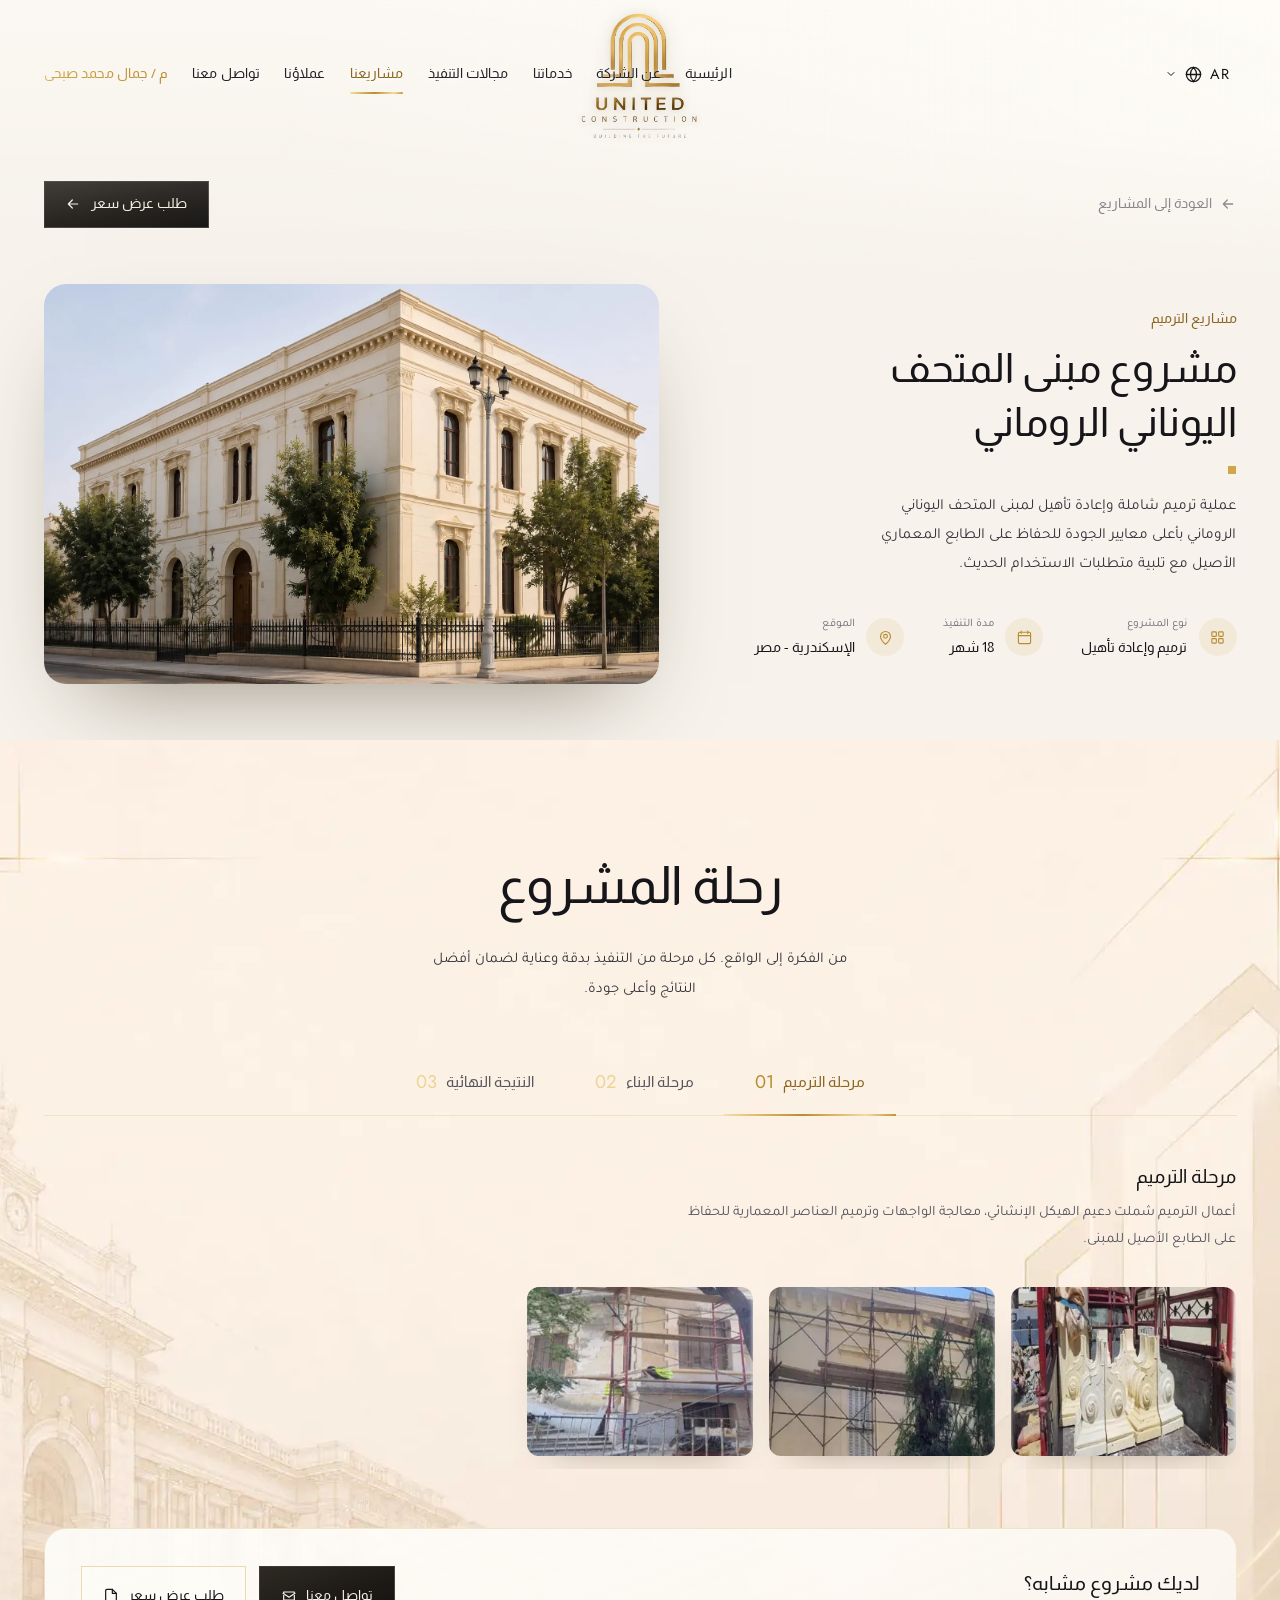
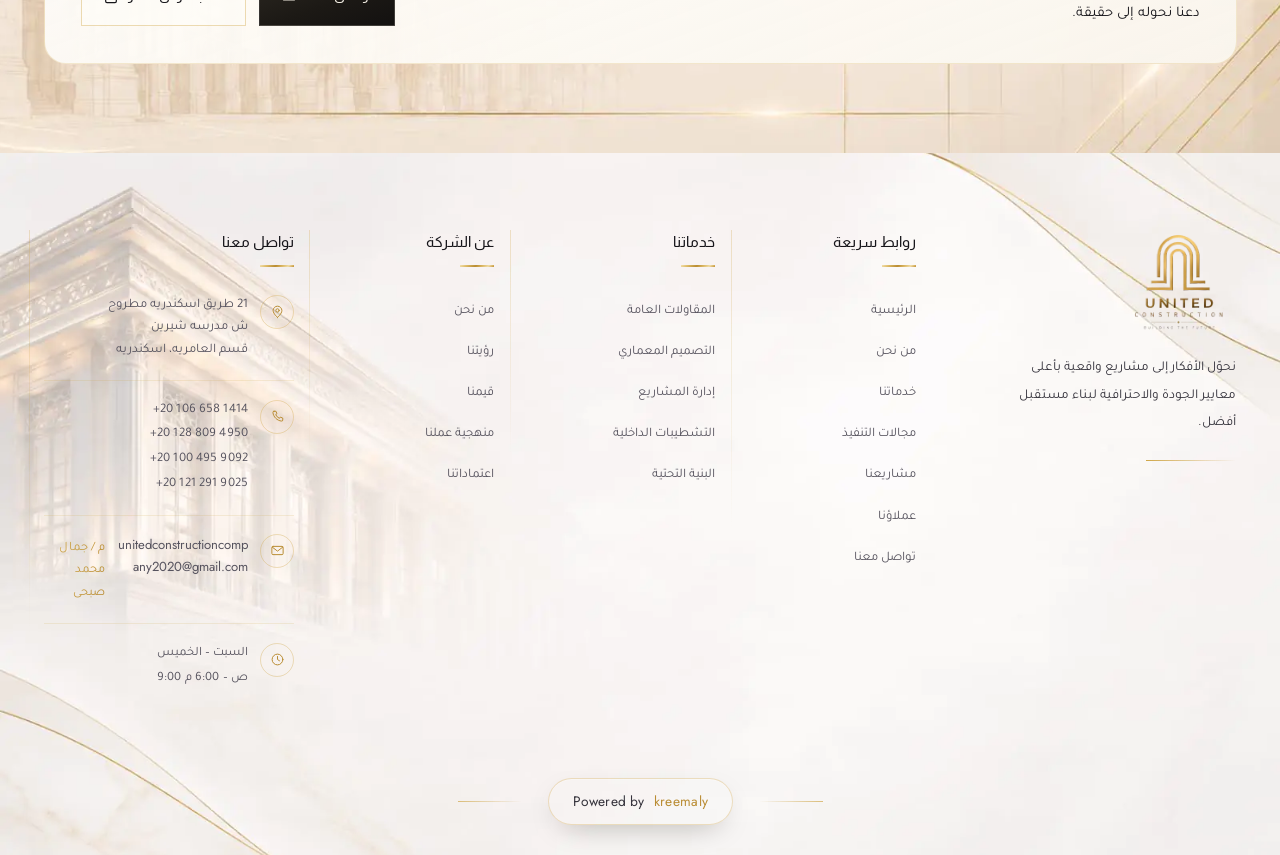
<file: project.html>
<!DOCTYPE html>
<html lang="ar" dir="rtl">
<head>
<meta charset="UTF-8">
<meta name="viewport" content="width=device-width, initial-scale=1, viewport-fit=cover">
<meta name="theme-color" content="#F7F3EC">
<title id="pageTitle">تفاصيل المشروع | المتحدة للإنشاءات والمقاولات</title>

<meta property="og:type" content="website">
<meta property="og:site_name" content="المتحدة للإنشاءات والمقاولات">
<meta property="og:locale" content="ar_EG">
<meta property="og:title" content="تفاصيل المشروع | المتحدة للإنشاءات والمقاولات">
<meta property="og:image" content="https://unitedconstructioneg.com/assets/hero-bg.jpg">
<meta name="twitter:card" content="summary_large_image">

<link rel="icon" href="assets/logo.png" type="image/png">

<link rel="preconnect" href="https://fonts.googleapis.com">
<link rel="preconnect" href="https://fonts.gstatic.com" crossorigin>
<link href="https://fonts.googleapis.com/css2?family=Almarai:wght@400;700&family=Tajawal:wght@400&family=Cormorant+Garamond:wght@400;600&family=Jost:wght@400;500&display=swap" rel="stylesheet">

<link rel="stylesheet" href="style.css?v=2">
<link rel="stylesheet" href="project.css?v=1">
<link rel="stylesheet" href="i18n.css?v=1">

<noscript>
  <style>
    [data-anim]{ opacity:1 !important; filter:none !important; transform:none !important; }
    [data-reveal]{ opacity:1 !important; transform:none !important; filter:none !important; }
    .mobile-menu, .menu-backdrop{ display:none !important; }
  </style>
</noscript>
</head>

<body class="is-preload is-ready anim-done page-project">

<header class="site-header is-stuck" id="siteHeader">
  <div class="header-inner">

    <a class="brand" href="index.html" aria-label="المتحدة للإنشاءات والمقاولات — الصفحة الرئيسية" data-i18n-attr="aria-label:a11y.brand" data-anim="logo">
      <img src="assets/logo.webp?v=3" alt="شعار المتحدة للإنشاءات والمقاولات" data-i18n-attr="alt:a11y.logo" width="541" height="461" decoding="async">
    </a>

    <nav class="main-nav" aria-label="التنقل الرئيسي" data-i18n-attr="aria-label:a11y.mainNav">
      <ul>
        <li><a class="nav-link" href="index.html#hero" data-anim="nav" data-i18n="nav.home">الرئيسية</a></li>
        <li><a class="nav-link" href="about.html" data-anim="nav" data-i18n="nav.about">عن الشركة</a></li>
        <li><a class="nav-link" href="index.html#services" data-anim="nav" data-i18n="nav.services">خدماتنا</a></li>
        <li><a class="nav-link" href="fields.html" data-anim="nav" data-i18n="nav.fields">مجالات التنفيذ</a></li>
        <li><a class="nav-link is-active" href="index.html#projects" data-anim="nav" data-i18n="nav.projects">مشاريعنا</a></li>
        <li><a class="nav-link" href="index.html#partners" data-anim="nav" data-i18n="nav.clients">عملاؤنا</a></li>
        <li><a class="nav-link" href="index.html#contact" data-anim="nav" data-i18n="nav.contact">تواصل معنا</a></li>
        <li><span class="nav-label" data-anim="nav" data-i18n="nav.engName">م. جمال</span></li>
      </ul>
    </nav>

    <div class="header-actions">
      <div class="lang-wrap" data-anim="nav">
        <button class="lang-switch" type="button" id="langToggle"
                aria-label="اختيار اللغة" data-i18n-attr="aria-label:a11y.langSelect" aria-expanded="false" aria-haspopup="true" aria-controls="langMenu">
          <span class="lang-code" id="langCurrent">AR</span>
          <svg class="lang-globe" viewBox="0 0 24 24" aria-hidden="true" focusable="false">
            <circle cx="12" cy="12" r="9"/>
            <path d="M3 12h18M12 3c2.6 2.7 3.9 5.7 3.9 9s-1.3 6.3-3.9 9c-2.6-2.7-3.9-5.7-3.9-9S9.4 5.7 12 3z"/>
          </svg>
          <svg class="lang-caret" viewBox="0 0 24 24" aria-hidden="true" focusable="false">
            <path d="M6 9l6 6 6-6"/>
          </svg>
        </button>
        <div class="lang-menu" id="langMenu" role="menu" aria-labelledby="langToggle" hidden>
          <button type="button" role="menuitem" data-lang="ar" aria-current="true"><span data-i18n="lang.ar">العربية</span><span class="lm-code">AR</span></button>
          <button type="button" role="menuitem" data-lang="en" aria-current="false"><span data-i18n="lang.en">English</span><span class="lm-code">EN</span></button>
        </div>
      </div>

      <button class="menu-toggle" type="button" id="menuToggle"
              aria-label="فتح القائمة" data-i18n-attr="aria-label:a11y.menuOpen" aria-expanded="false" aria-controls="mobileMenu" data-anim="nav">
        <span></span><span></span><span></span>
      </button>
    </div>

  </div>
</header>

<div class="mobile-menu" id="mobileMenu" hidden>

  <button class="drawer-close" type="button" id="drawerClose" aria-label="إغلاق القائمة" data-i18n-attr="aria-label:a11y.menuClose">
    <svg viewBox="0 0 24 24" aria-hidden="true" focusable="false"><path d="M6 6l12 12M18 6L6 18"/></svg>
  </button>

  <div class="drawer-brand">
    <img src="assets/logo.webp?v=3" alt="شعار المتحدة للإنشاءات والمقاولات" data-i18n-attr="alt:a11y.logo" width="541" height="461" loading="lazy" decoding="async">
  </div>

  <nav aria-label="قائمة الجوال" data-i18n-attr="aria-label:a11y.mobileNav">
    <ul>
      <li><a href="index.html#hero"><span class="mi-icon" aria-hidden="true"><svg viewBox="0 0 24 24" fill="none"><path d="M4 10.6L12 4l8 6.6"/><path d="M6 9.4V20h12V9.4"/><path d="M10 20v-5.4h4V20"/></svg></span><span data-i18n="nav.home">الرئيسية</span></a></li>
      <li><a href="about.html"><span class="mi-icon" aria-hidden="true"><svg viewBox="0 0 24 24" fill="none"><circle cx="12" cy="8" r="3.6"/><path d="M5 20c0-3.9 3.1-7 7-7s7 3.1 7 7"/></svg></span><span data-i18n="nav.whoweare">من نحن</span></a></li>
      <li><a href="index.html#services"><span class="mi-icon" aria-hidden="true"><svg viewBox="0 0 24 24" fill="none"><rect x="4" y="4" width="6.4" height="6.4" rx="1.2"/><rect x="13.6" y="4" width="6.4" height="6.4" rx="1.2"/><rect x="4" y="13.6" width="6.4" height="6.4" rx="1.2"/><rect x="13.6" y="13.6" width="6.4" height="6.4" rx="1.2"/></svg></span><span data-i18n="nav.services">خدماتنا</span></a></li>
      <li><a href="fields.html"><span class="mi-icon" aria-hidden="true"><svg viewBox="0 0 24 24" fill="none"><path d="M6 5h9l5 5v9a2 2 0 01-2 2H6a2 2 0 01-2-2V7a2 2 0 012-2z"/><path d="M15 5v5h5"/></svg></span><span data-i18n="nav.fields">مجالات التنفيذ</span></a></li>
      <li><a class="is-active" href="index.html#projects"><span class="mi-icon" aria-hidden="true"><svg viewBox="0 0 24 24" fill="none"><path d="M4 20V6.4A1.4 1.4 0 015.4 5h6.2A1.4 1.4 0 0113 6.4V20"/><path d="M13 20v-8.6h5.6A1.4 1.4 0 0120 12.8V20"/><path d="M2.6 20h18.8"/><path d="M6.6 9h1.8M9.8 9h1.8M6.6 13h1.8M9.8 13h1.8M15.6 15h1.8"/></svg></span><span data-i18n="nav.projects">مشاريعنا</span></a></li>
      <li><a href="index.html#partners"><span class="mi-icon" aria-hidden="true"><svg viewBox="0 0 24 24" fill="none"><circle cx="9.4" cy="8.4" r="3.1"/><path d="M3.4 19c0-3.3 2.7-6 6-6s6 2.7 6 6"/><path d="M16 5.6a3 3 0 010 5.7"/><path d="M17.4 13.4c1.9.7 3.2 2.5 3.2 4.6"/></svg></span><span data-i18n="nav.clients">عملاؤنا</span></a></li>
      <li><a href="index.html#contact"><span class="mi-icon" aria-hidden="true"><svg viewBox="0 0 24 24" fill="none"><rect x="3" y="5.4" width="18" height="13.2" rx="1.8"/><path d="M3.6 6.6L12 13l8.4-6.4"/></svg></span><span data-i18n="nav.contact">تواصل معنا</span></a></li>
      <li><span class="nav-label" data-i18n="nav.engName">م. جمال</span></li>
    </ul>
  </nav>

  <div class="mobile-menu-foot">
    <ul class="drawer-info">
      <li>
        <span class="di-icon" aria-hidden="true"><svg viewBox="0 0 24 24" fill="none"><path d="M6.4 3.6h3.1l1.6 4-2 1.3a11.4 11.4 0 006 6l1.3-2 4 1.6v3.1a1.7 1.7 0 01-1.9 1.7C11.4 18.7 5.3 12.6 4.7 5.5a1.7 1.7 0 011.7-1.9z"/></svg></span>
        <span class="di-text">
          <a href="tel:+201066581414" class="ltr-num">+201066581414</a>
          <a href="tel:+201288094950" class="ltr-num">+201288094950</a>
          <a href="tel:+201004959092" class="ltr-num">+201004959092</a>
          <a href="tel:+201212919025" class="ltr-num">+201212919025</a>
        </span>
      </li>
      <li>
        <span class="di-icon" aria-hidden="true"><svg viewBox="0 0 24 24" fill="none"><rect x="3" y="5.4" width="18" height="13.2" rx="1.8"/><path d="M3.6 6.6L12 13l8.4-6.4"/></svg></span>
        <span class="di-text"><a href="mailto:unitedconstructioncompany2020@gmail.com" class="di-mail">unitedconstructioncompany2020@gmail.com</a></span>
      </li>
      <li>
        <span class="di-icon" aria-hidden="true"><svg viewBox="0 0 24 24" fill="none"><path d="M12 21.5s7-5.9 7-11a7 7 0 10-14 0c0 5.1 7 11 7 11z"/><circle cx="12" cy="10.3" r="2.7"/></svg></span>
        <span class="di-text"><a href="https://maps.google.com/?q=21+طريق+اسكندرية+مطروح+العامرية+اسكندرية" target="_blank" rel="noopener" data-i18n="drawer.address">21 طريق اسكندرية مطروح ش مدرسة شيرين قسم العامرية اسكندرية</a></span>
      </li>
    </ul>

    <div class="drawer-credit-wrap">
      <p class="fb-credit">
        <span class="fb-en" data-i18n="footer.poweredBy">Powered by</span>
        <a href="https://kreemaly.com" target="_blank" rel="noopener" aria-label="زيارة موقع kreemaly" data-i18n-attr="aria-label:a11y.whatsappKareem">kreemaly</a>
      </p>
    </div>
  </div>
</div>
<div class="menu-backdrop" id="menuBackdrop" hidden></div>


<main>

  <!-- ============================================================
       PROJECT HERO
       ============================================================ -->
  <section class="proj-hero">
    <div class="proj-hero-inner">

      <div class="proj-top-row">
        <a class="proj-back" href="index.html#projects">
          <svg viewBox="0 0 24 24" aria-hidden="true" focusable="false"><path d="M19 12H5M11 6l-6 6 6 6"/></svg>
          <span data-i18n="proj.backToProjects">العودة إلى المشاريع</span>
        </a>

        <a class="proj-cta proj-cta--top" href="tel:+201066581414">
          <span data-i18n="ab.requestQuote">طلب عرض سعر</span>
          <svg class="arrow" viewBox="0 0 24 24" aria-hidden="true" focusable="false"><path d="M19 12H5M11 6l-6 6 6 6"/></svg>
        </a>
      </div>

      <div class="proj-hero-grid">
        <div class="proj-hero-copy">
          <p class="proj-cat" id="projCategory" data-reveal style="--r:0"></p>
          <h1 class="proj-title" id="projTitle" data-reveal style="--r:1"></h1>
          <span class="proj-rule" data-reveal style="--r:2" aria-hidden="true"></span>
          <p class="proj-lede" id="projLede" data-reveal style="--r:3"></p>

          <ul class="proj-meta" data-reveal style="--r:4">
            <li>
              <span class="pm-icon" aria-hidden="true"><svg viewBox="0 0 24 24" fill="none"><rect x="4" y="4" width="6.4" height="6.4" rx="1.2"/><rect x="13.6" y="4" width="6.4" height="6.4" rx="1.2"/><rect x="4" y="13.6" width="6.4" height="6.4" rx="1.2"/><rect x="13.6" y="13.6" width="6.4" height="6.4" rx="1.2"/></svg></span>
              <span class="pm-text"><small data-i18n="proj.metaType">نوع المشروع</small><strong id="projType"></strong></span>
            </li>
            <li>
              <span class="pm-icon" aria-hidden="true"><svg viewBox="0 0 24 24" fill="none"><rect x="3.4" y="4.6" width="17.2" height="16" rx="1.8"/><path d="M3.4 9.4h17.2M7.4 3v3.2M16.6 3v3.2"/></svg></span>
              <span class="pm-text"><small data-i18n="proj.metaDuration">مدة التنفيذ</small><strong id="projDuration"></strong></span>
            </li>
            <li>
              <span class="pm-icon" aria-hidden="true"><svg viewBox="0 0 24 24" fill="none"><path d="M12 21.5s7-5.9 7-11a7 7 0 10-14 0c0 5.1 7 11 7 11z"/><circle cx="12" cy="10.3" r="2.7"/></svg></span>
              <span class="pm-text"><small data-i18n="proj.metaLocation">الموقع</small><strong id="projLocation"></strong></span>
            </li>
          </ul>
        </div>

        <div class="proj-hero-media" data-reveal style="--r:2">
          <img id="projHeroImg" src="" alt="">
        </div>
      </div>
    </div>
  </section>

  <!-- ============================================================
       PROJECT JOURNEY
       ============================================================ -->
  <section class="sec sec--journey" id="journey">
    <div class="sec-bg" aria-hidden="true"></div>
    <div class="sec-inner">

      <div class="sec-head">
        <h2 class="sec-title" data-reveal data-split><span class="line" data-i18n="proj.journeyTitle">رحلة المشروع</span></h2>
        <p class="sec-lede" data-reveal style="--r:1" data-i18n="proj.journeyLede">من الفكرة إلى الواقع. كل مرحلة من التنفيذ بدقة وعناية لضمان أفضل النتائج وأعلى جودة.</p>
      </div>

      <div class="journey-tabs" role="tablist" aria-label="مراحل المشروع" data-reveal style="--r:2">
        <button class="jt-tab is-active" type="button" role="tab" aria-selected="true" data-phase="0">
          <span class="jt-label" data-i18n="proj.tabRestore">مرحلة الترميم</span><span class="jt-num">01</span>
        </button>
        <button class="jt-tab" type="button" role="tab" aria-selected="false" data-phase="1">
          <span class="jt-label" data-i18n="proj.tabBuild">مرحلة البناء</span><span class="jt-num">02</span>
        </button>
        <button class="jt-tab" type="button" role="tab" aria-selected="false" data-phase="2">
          <span class="jt-label" data-i18n="proj.tabResult">النتيجة النهائية</span><span class="jt-num">03</span>
        </button>
      </div>

      <div class="journey-phases" id="journeyPhases"><!-- built by JS --></div>

      <div class="sec-cta proj-cta-row" data-reveal style="--r:5">
        <div class="proj-cta-copy">
          <p data-i18n="proj.similarProject1">لديك مشروع مشابه؟</p>
          <p class="proj-cta-sub" data-i18n="proj.similarProject2">دعنا نحوله إلى حقيقة.</p>
        </div>
        <div class="proj-cta-actions">
          <a class="proj-cta proj-cta--solid" href="index.html#contact">
            <span data-i18n="ab.ctaContact">تواصل معنا</span>
            <svg viewBox="0 0 24 24" aria-hidden="true" focusable="false"><path d="M3 8l9 6 9-6M4 6h16v12H4z"/></svg>
          </a>
          <a class="proj-cta proj-cta--ghost" href="tel:+201066581414">
            <span data-i18n="ab.requestQuote">طلب عرض سعر</span>
            <svg viewBox="0 0 24 24" aria-hidden="true" focusable="false"><path d="M14 2H6a2 2 0 00-2 2v16a2 2 0 002 2h12a2 2 0 002-2V8z"/><path d="M14 2v6h6"/></svg>
          </a>
        </div>
      </div>

    </div>
  </section>

</main>

<!-- ============================================================
     FOOTER
     ============================================================ -->
<footer class="sec sec--footer" id="siteFooter">
  <div class="sec-bg" aria-hidden="true"></div>
  <div class="sec-inner">

    <div class="footer-grid">
      <div class="fo-brand" data-reveal style="--r:0">
        <img src="assets/logo.webp?v=3" alt="شعار المتحدة للإنشاءات والمقاولات" data-i18n-attr="alt:a11y.logo" width="541" height="461" loading="lazy" decoding="async">
        <p class="fo-blurb" data-i18n="footer.blurb">نحوّل الأفكار إلى مشاريع واقعية بأعلى معايير الجودة والاحترافية لبناء مستقبل أفضل.</p>
        <span class="fo-brand-rule" aria-hidden="true"></span>
      </div>

      <nav class="fo-col" data-reveal style="--r:1" aria-label="روابط سريعة">
        <h3 class="fo-title" data-i18n="footer.quickLinks">روابط سريعة</h3>
        <ul>
          <li><a href="index.html#hero" data-i18n="nav.home">الرئيسية</a></li>
          <li><a href="about.html" data-i18n="nav.whoweare">من نحن</a></li>
          <li><a href="index.html#services" data-i18n="nav.services">خدماتنا</a></li>
          <li><a href="fields.html" data-i18n="nav.fields">مجالات التنفيذ</a></li>
          <li><a href="index.html#projects" data-i18n="nav.projects">مشاريعنا</a></li>
          <li><a href="index.html#partners" data-i18n="nav.clients">عملاؤنا</a></li>
          <li><a href="index.html#contact" data-i18n="nav.contact">تواصل معنا</a></li>
        </ul>
      </nav>

      <nav class="fo-col" data-reveal style="--r:2" aria-label="خدماتنا">
        <h3 class="fo-title" data-i18n="footer.services">خدماتنا</h3>
        <ul>
          <li><a href="index.html#services" data-i18n="footer.svc1">المقاولات العامة</a></li>
          <li><a href="index.html#services" data-i18n="footer.svc2">التصميم المعماري</a></li>
          <li><a href="index.html#services" data-i18n="footer.svc3">إدارة المشاريع</a></li>
          <li><a href="index.html#services" data-i18n="footer.svc4">التشطيبات الداخلية</a></li>
          <li><a href="index.html#services" data-i18n="footer.svc5">البنية التحتية</a></li>
        </ul>
      </nav>

      <nav class="fo-col" data-reveal style="--r:3" aria-label="عن الشركة">
        <h3 class="fo-title" data-i18n="footer.aboutCol">عن الشركة</h3>
        <ul>
          <li><a href="about.html" data-i18n="footer.aboutWho">من نحن</a></li>
          <li><a href="about.html#who" data-i18n="footer.aboutVision">رؤيتنا</a></li>
          <li><a href="about.html#why" data-i18n="footer.aboutValues">قيمنا</a></li>
          <li><a href="about.html#flow" data-i18n="footer.aboutFlow">منهجية عملنا</a></li>
          <li><a href="about.html#credentials" data-i18n="footer.aboutCert">اعتماداتنا</a></li>
        </ul>
      </nav>

      <div class="fo-col fo-col--contact" data-reveal style="--r:4">
        <h3 class="fo-title" data-i18n="footer.contactCol">تواصل معنا</h3>
        <ul class="fo-info">
          <li>
            <span class="fi-icon" aria-hidden="true"><svg viewBox="0 0 24 24" fill="none"><path d="M12 21.5s7-5.9 7-11a7 7 0 10-14 0c0 5.1 7 11 7 11z"/><circle cx="12" cy="10.3" r="2.7"/></svg></span>
            <a href="https://www.google.com/maps/search/?api=1&query=31.1668088%2C29.8320788" target="_blank" rel="noopener" data-i18n="footer.addressBlock" data-i18n-html>21 طريق اسكندريه مطروح<br>ش مدرسه شيرين<br>قسم العامريه، اسكندريه</a>
          </li>
          <li>
            <span class="fi-icon" aria-hidden="true"><svg viewBox="0 0 24 24" fill="none"><path d="M6.4 3.6h3.1l1.6 4-2 1.3a11.4 11.4 0 006 6l1.3-2 4 1.6v3.1a1.7 1.7 0 01-1.9 1.7C11.4 18.7 5.3 12.6 4.7 5.5a1.7 1.7 0 011.7-1.9z"/></svg></span>
            <span class="fi-stack">
              <a class="ltr-num" href="tel:+201066581414">+20 106 658 1414</a>
              <a class="ltr-num" href="tel:+201288094950">+20 128 809 4950</a>
              <a class="ltr-num" href="tel:+201004959092">+20 100 495 9092</a>
              <a class="ltr-num" href="tel:+201212919025">+20 121 291 9025</a>
            </span>
          </li>
          <li>
            <span class="fi-icon" aria-hidden="true"><svg viewBox="0 0 24 24" fill="none"><rect x="3" y="5.4" width="18" height="13.2" rx="1.8"/><path d="M3.6 6.6L12 13l8.4-6.4"/></svg></span>
            <a class="fi-mail" href="mailto:unitedconstructioncompany2020@gmail.com">unitedconstructioncompany2020@gmail.com</a>
            <span class="fi-name" data-i18n="nav.engName">م. جمال</span>
          </li>
          <li>
            <span class="fi-icon" aria-hidden="true"><svg viewBox="0 0 24 24" fill="none"><circle cx="12" cy="12" r="8.6"/><path d="M12 7.2V12l3.2 2.1"/></svg></span>
            <span class="fi-stack"><span data-i18n="footer.hours">السبت – الخميس</span><span class="ltr-num" data-i18n="footer.hoursTime">9:00 ص – 6:00 م</span></span>
          </li>
        </ul>
      </div>
    </div>

    <div class="footer-bar" data-reveal style="--r:5">
      <span class="fb-rule" aria-hidden="true"></span>
      <p class="fb-credit">
        <span class="fb-en" data-i18n="footer.poweredBy">Powered by</span>
        <a href="https://kreemaly.com" target="_blank" rel="noopener" aria-label="زيارة موقع kreemaly" data-i18n-attr="aria-label:a11y.whatsappKareem">kreemaly</a>
      </p>
      <span class="fb-rule" aria-hidden="true"></span>
    </div>

  </div>
</footer>

<script src="projects-data.js?v=1"></script>
<script src="i18n.js?v=1"></script>
<script src="script.js?v=1" defer></script>
<script src="project.js?v=1" defer></script>
</body>
</html>
</file>
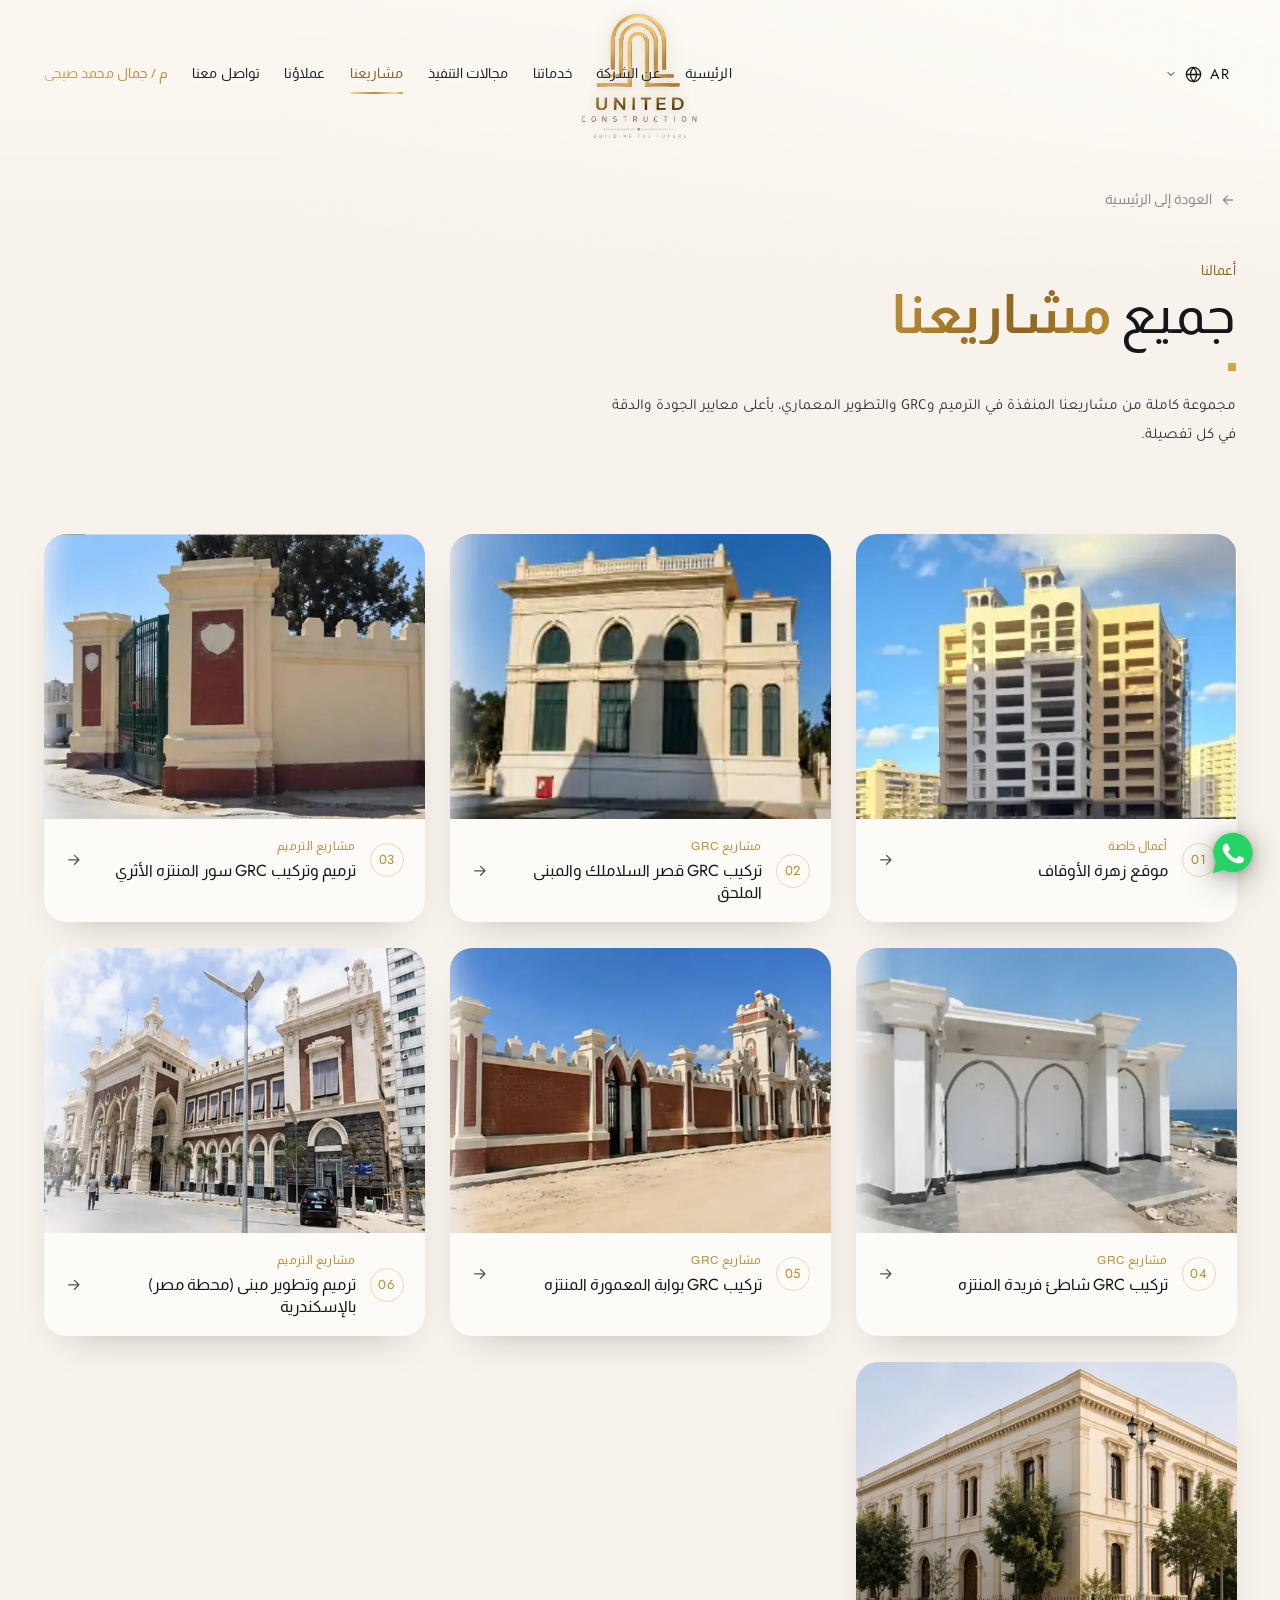
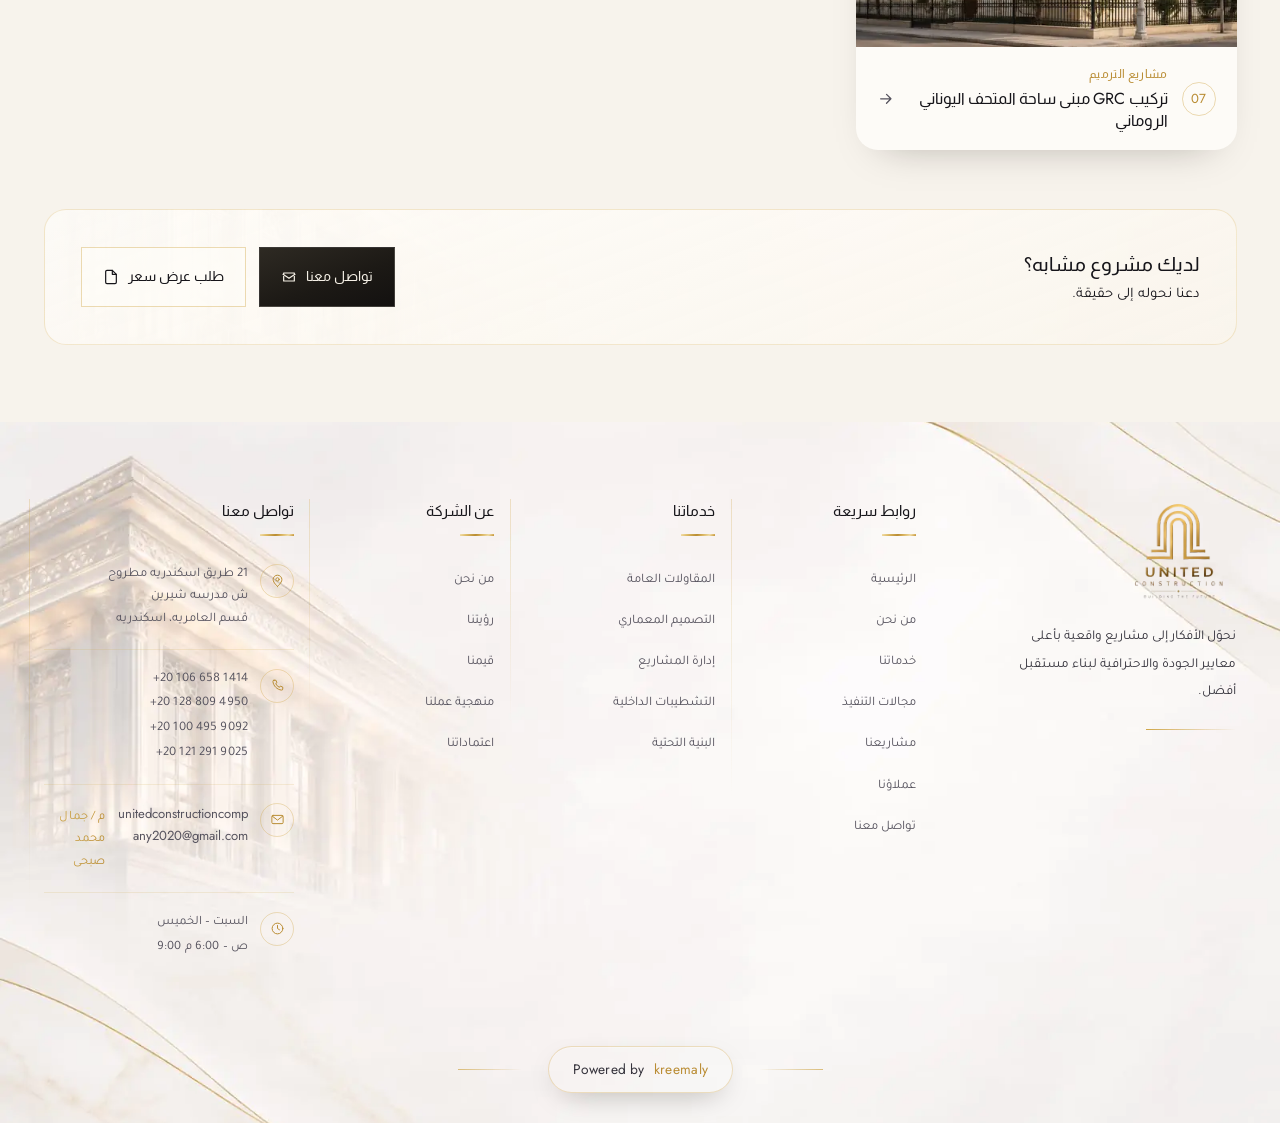
<file: projects-all.html>
<!DOCTYPE html>
<html lang="ar" dir="rtl" data-i18n-title="pa.pageTitle">
<head>
<meta charset="UTF-8">
<meta name="viewport" content="width=device-width, initial-scale=1, viewport-fit=cover">
<meta name="theme-color" content="#F7F3EC">
<title>جميع المشاريع | المتحدة للإنشاءات والمقاولات</title>
<meta name="description" content="استعرض جميع مشاريع المتحدة للإنشاءات والمقاولات — أعمال الترميم وGRC والتطوير المعماري بأعلى معايير الجودة.">

<link rel="canonical" href="https://unitedconstructioneg.com/projects-all.html">
<meta property="og:type" content="website">
<meta property="og:site_name" content="المتحدة للإنشاءات والمقاولات">
<meta property="og:locale" content="ar_EG">
<meta property="og:url" content="https://unitedconstructioneg.com/projects-all.html">
<meta property="og:title" content="جميع المشاريع | المتحدة للإنشاءات والمقاولات">
<meta property="og:description" content="استعرض جميع مشاريع المتحدة للإنشاءات والمقاولات — أعمال الترميم وGRC والتطوير المعماري بأعلى معايير الجودة.">
<meta property="og:image" content="https://unitedconstructioneg.com/assets/hero-bg.jpg">
<meta name="twitter:card" content="summary_large_image">

<script type="application/ld+json">
{
  "@context": "https://schema.org",
  "@graph": [
    {
      "@type": "CollectionPage",
      "@id": "https://unitedconstructioneg.com/projects-all.html#webpage",
      "url": "https://unitedconstructioneg.com/projects-all.html",
      "name": "جميع المشاريع | المتحدة للإنشاءات والمقاولات",
      "inLanguage": "ar",
      "publisher": { "@id": "https://unitedconstructioneg.com/#organization" }
    },
    {
      "@type": "BreadcrumbList",
      "itemListElement": [
        { "@type": "ListItem", "position": 1, "name": "الرئيسية", "item": "https://unitedconstructioneg.com/" },
        { "@type": "ListItem", "position": 2, "name": "مشاريعنا", "item": "https://unitedconstructioneg.com/projects-all.html" }
      ]
    },
    {
      "@type": "ItemList",
      "name": "مشاريع المتحدة للإنشاءات والمقاولات",
      "numberOfItems": 7,
      "itemListElement": [
        { "@type": "ListItem", "position": 1, "name": "مشروع مبنى المتحف اليوناني الروماني", "url": "https://unitedconstructioneg.com/project.html?id=1" },
        { "@type": "ListItem", "position": 2, "name": "ترميم وتطوير مبنى (محطة مصر)", "url": "https://unitedconstructioneg.com/project.html?id=2" },
        { "@type": "ListItem", "position": 3, "name": "ترميم وتركيب GRC سور المنتزه الأثري", "url": "https://unitedconstructioneg.com/project.html?id=3" },
        { "@type": "ListItem", "position": 4, "name": "تركيب GRC شاطئ فريدة المنتزه", "url": "https://unitedconstructioneg.com/project.html?id=4" },
        { "@type": "ListItem", "position": 5, "name": "تركيب GRC بوابة المعمورة المنتزه", "url": "https://unitedconstructioneg.com/project.html?id=5" },
        { "@type": "ListItem", "position": 6, "name": "تركيب GRC قصر السلاملك والمبنى الملحق", "url": "https://unitedconstructioneg.com/project.html?id=6" },
        { "@type": "ListItem", "position": 7, "name": "موقع زهرة الأوقاف", "url": "https://unitedconstructioneg.com/project.html?id=7" }
      ]
    }
  ]
}
</script>

<link rel="icon" href="assets/logo.png" type="image/png">

<link rel="preconnect" href="https://fonts.googleapis.com">
<link rel="preconnect" href="https://fonts.gstatic.com" crossorigin>
<link href="https://fonts.googleapis.com/css2?family=Almarai:wght@400;700&family=Tajawal:wght@400&family=Cormorant+Garamond:wght@400;600&family=Jost:wght@400;500&display=swap" rel="stylesheet">

<link rel="stylesheet" href="style.css?v=2">
<link rel="stylesheet" href="project.css?v=1">
<link rel="stylesheet" href="projects-all.css?v=1">
<link rel="stylesheet" href="i18n.css?v=1">

<noscript>
  <style>
    [data-anim]{ opacity:1 !important; filter:none !important; transform:none !important; }
    [data-reveal]{ opacity:1 !important; transform:none !important; filter:none !important; }
    .mobile-menu, .menu-backdrop{ display:none !important; }
  </style>
</noscript>
</head>

<body class="is-preload is-ready anim-done page-project">

<header class="site-header is-stuck" id="siteHeader">
  <div class="header-inner">

    <a class="brand" href="index.html" aria-label="المتحدة للإنشاءات والمقاولات — الصفحة الرئيسية" data-i18n-attr="aria-label:a11y.brand" data-anim="logo">
      <img src="assets/logo.webp?v=3" alt="شعار المتحدة للإنشاءات والمقاولات" data-i18n-attr="alt:a11y.logo" width="541" height="461" decoding="async">
    </a>

    <nav class="main-nav" aria-label="التنقل الرئيسي" data-i18n-attr="aria-label:a11y.mainNav">
      <ul>
        <li><a class="nav-link" href="index.html#hero" data-anim="nav" data-i18n="nav.home">الرئيسية</a></li>
        <li><a class="nav-link" href="about.html" data-anim="nav" data-i18n="nav.about">عن الشركة</a></li>
        <li><a class="nav-link" href="index.html#services" data-anim="nav" data-i18n="nav.services">خدماتنا</a></li>
        <li><a class="nav-link" href="fields.html" data-anim="nav" data-i18n="nav.fields">مجالات التنفيذ</a></li>
        <li><a class="nav-link is-active" href="projects-all.html" data-anim="nav" data-i18n="nav.projects">مشاريعنا</a></li>
        <li><a class="nav-link" href="index.html#partners" data-anim="nav" data-i18n="nav.clients">عملاؤنا</a></li>
        <li><a class="nav-link" href="index.html#contact" data-anim="nav" data-i18n="nav.contact">تواصل معنا</a></li>
        <li><span class="nav-label" data-anim="nav" data-i18n="nav.engName">م. جمال</span></li>
      </ul>
    </nav>

    <div class="header-actions">
      <div class="lang-wrap" data-anim="nav">
        <button class="lang-switch" type="button" id="langToggle"
                aria-label="اختيار اللغة" data-i18n-attr="aria-label:a11y.langSelect" aria-expanded="false" aria-haspopup="true" aria-controls="langMenu">
          <span class="lang-code" id="langCurrent">AR</span>
          <svg class="lang-globe" viewBox="0 0 24 24" aria-hidden="true" focusable="false">
            <circle cx="12" cy="12" r="9"/>
            <path d="M3 12h18M12 3c2.6 2.7 3.9 5.7 3.9 9s-1.3 6.3-3.9 9c-2.6-2.7-3.9-5.7-3.9-9S9.4 5.7 12 3z"/>
          </svg>
          <svg class="lang-caret" viewBox="0 0 24 24" aria-hidden="true" focusable="false">
            <path d="M6 9l6 6 6-6"/>
          </svg>
        </button>
        <div class="lang-menu" id="langMenu" role="menu" aria-labelledby="langToggle" hidden>
          <button type="button" role="menuitem" data-lang="ar" aria-current="true"><span data-i18n="lang.ar">العربية</span><span class="lm-code">AR</span></button>
          <button type="button" role="menuitem" data-lang="en" aria-current="false"><span data-i18n="lang.en">English</span><span class="lm-code">EN</span></button>
        </div>
      </div>

      <button class="menu-toggle" type="button" id="menuToggle"
              aria-label="فتح القائمة" data-i18n-attr="aria-label:a11y.menuOpen" aria-expanded="false" aria-controls="mobileMenu" data-anim="nav">
        <span></span><span></span><span></span>
      </button>
    </div>

  </div>
</header>

<div class="mobile-menu" id="mobileMenu" hidden>

  <button class="drawer-close" type="button" id="drawerClose" aria-label="إغلاق القائمة" data-i18n-attr="aria-label:a11y.menuClose">
    <svg viewBox="0 0 24 24" aria-hidden="true" focusable="false"><path d="M6 6l12 12M18 6L6 18"/></svg>
  </button>

  <div class="drawer-brand">
    <img src="assets/logo.webp?v=3" alt="شعار المتحدة للإنشاءات والمقاولات" data-i18n-attr="alt:a11y.logo" width="541" height="461" loading="lazy" decoding="async">
  </div>

  <nav aria-label="قائمة الجوال" data-i18n-attr="aria-label:a11y.mobileNav">
    <ul>
      <li><a href="index.html#hero"><span class="mi-icon" aria-hidden="true"><svg viewBox="0 0 24 24" fill="none"><path d="M4 10.6L12 4l8 6.6"/><path d="M6 9.4V20h12V9.4"/><path d="M10 20v-5.4h4V20"/></svg></span><span data-i18n="nav.home">الرئيسية</span></a></li>
      <li><a href="about.html"><span class="mi-icon" aria-hidden="true"><svg viewBox="0 0 24 24" fill="none"><circle cx="12" cy="8" r="3.6"/><path d="M5 20c0-3.9 3.1-7 7-7s7 3.1 7 7"/></svg></span><span data-i18n="nav.whoweare">من نحن</span></a></li>
      <li><a href="index.html#services"><span class="mi-icon" aria-hidden="true"><svg viewBox="0 0 24 24" fill="none"><rect x="4" y="4" width="6.4" height="6.4" rx="1.2"/><rect x="13.6" y="4" width="6.4" height="6.4" rx="1.2"/><rect x="4" y="13.6" width="6.4" height="6.4" rx="1.2"/><rect x="13.6" y="13.6" width="6.4" height="6.4" rx="1.2"/></svg></span><span data-i18n="nav.services">خدماتنا</span></a></li>
      <li><a href="fields.html"><span class="mi-icon" aria-hidden="true"><svg viewBox="0 0 24 24" fill="none"><path d="M6 5h9l5 5v9a2 2 0 01-2 2H6a2 2 0 01-2-2V7a2 2 0 012-2z"/><path d="M15 5v5h5"/></svg></span><span data-i18n="nav.fields">مجالات التنفيذ</span></a></li>
      <li><a class="is-active" href="projects-all.html"><span class="mi-icon" aria-hidden="true"><svg viewBox="0 0 24 24" fill="none"><path d="M4 20V6.4A1.4 1.4 0 015.4 5h6.2A1.4 1.4 0 0113 6.4V20"/><path d="M13 20v-8.6h5.6A1.4 1.4 0 0120 12.8V20"/><path d="M2.6 20h18.8"/><path d="M6.6 9h1.8M9.8 9h1.8M6.6 13h1.8M9.8 13h1.8M15.6 15h1.8"/></svg></span><span data-i18n="nav.projects">مشاريعنا</span></a></li>
      <li><a href="index.html#partners"><span class="mi-icon" aria-hidden="true"><svg viewBox="0 0 24 24" fill="none"><circle cx="9.4" cy="8.4" r="3.1"/><path d="M3.4 19c0-3.3 2.7-6 6-6s6 2.7 6 6"/><path d="M16 5.6a3 3 0 010 5.7"/><path d="M17.4 13.4c1.9.7 3.2 2.5 3.2 4.6"/></svg></span><span data-i18n="nav.clients">عملاؤنا</span></a></li>
      <li><a href="index.html#contact"><span class="mi-icon" aria-hidden="true"><svg viewBox="0 0 24 24" fill="none"><rect x="3" y="5.4" width="18" height="13.2" rx="1.8"/><path d="M3.6 6.6L12 13l8.4-6.4"/></svg></span><span data-i18n="nav.contact">تواصل معنا</span></a></li>
      <li><span class="nav-label" data-i18n="nav.engName">م. جمال</span></li>
    </ul>
  </nav>

  <div class="mobile-menu-foot">
    <ul class="drawer-info">
      <li>
        <span class="di-icon" aria-hidden="true"><svg viewBox="0 0 24 24" fill="none"><path d="M6.4 3.6h3.1l1.6 4-2 1.3a11.4 11.4 0 006 6l1.3-2 4 1.6v3.1a1.7 1.7 0 01-1.9 1.7C11.4 18.7 5.3 12.6 4.7 5.5a1.7 1.7 0 011.7-1.9z"/></svg></span>
        <span class="di-text">
          <a href="tel:+201066581414" class="ltr-num">+201066581414</a>
          <a href="tel:+201288094950" class="ltr-num">+201288094950</a>
          <a href="tel:+201004959092" class="ltr-num">+201004959092</a>
          <a href="tel:+201212919025" class="ltr-num">+201212919025</a>
        </span>
      </li>
      <li>
        <span class="di-icon" aria-hidden="true"><svg viewBox="0 0 24 24" fill="none"><rect x="3" y="5.4" width="18" height="13.2" rx="1.8"/><path d="M3.6 6.6L12 13l8.4-6.4"/></svg></span>
        <span class="di-text"><a href="mailto:unitedconstructioncompany2020@gmail.com" class="di-mail">unitedconstructioncompany2020@gmail.com</a></span>
      </li>
      <li>
        <span class="di-icon" aria-hidden="true"><svg viewBox="0 0 24 24" fill="none"><path d="M12 21.5s7-5.9 7-11a7 7 0 10-14 0c0 5.1 7 11 7 11z"/><circle cx="12" cy="10.3" r="2.7"/></svg></span>
        <span class="di-text"><a href="https://maps.google.com/?q=21+طريق+اسكندرية+مطروح+العامرية+اسكندرية" target="_blank" rel="noopener" data-i18n="drawer.address">21 طريق اسكندرية مطروح ش مدرسة شيرين قسم العامرية اسكندرية</a></span>
      </li>
    </ul>

    <div class="drawer-credit-wrap">
      <p class="fb-credit">
        <span class="fb-en" data-i18n="footer.poweredBy">Powered by</span>
        <a href="https://kreemaly.com" target="_blank" rel="noopener" aria-label="زيارة موقع kreemaly" data-i18n-attr="aria-label:a11y.whatsappKareem">kreemaly</a>
      </p>
    </div>
  </div>
</div>
<div class="menu-backdrop" id="menuBackdrop" hidden></div>


<main>

  <!-- ============================================================
       ALL PROJECTS — HERO BAND
       ============================================================ -->
  <section class="proj-hero pa-hero">
    <div class="proj-hero-inner">

      <div class="proj-top-row">
        <a class="proj-back" href="index.html#projects">
          <svg viewBox="0 0 24 24" aria-hidden="true" focusable="false"><path d="M19 12H5M11 6l-6 6 6 6"/></svg>
          <span data-i18n="proj.backToHome">العودة إلى الرئيسية</span>
        </a>
      </div>

      <div class="pa-hero-copy">
        <p class="proj-cat" data-reveal style="--r:0" data-i18n="pa.kicker">أعمالنا</p>
        <h1 class="pa-title" data-reveal style="--r:1"><span data-i18n="pa.titlePre">جميع </span><em data-i18n="pa.titleEm">مشاريعنا</em></h1>
        <span class="proj-rule" data-reveal style="--r:2" aria-hidden="true"></span>
        <p class="proj-lede" data-reveal style="--r:3" data-i18n="pa.lede">
          مجموعة كاملة من مشاريعنا المنفذة في الترميم وGRC والتطوير المعماري،
          بأعلى معايير الجودة والدقة في كل تفصيلة.
        </p>
      </div>

    </div>
  </section>

  <!-- ============================================================
       ALL PROJECTS — GRID
       ============================================================ -->
  <section class="sec sec--pa-grid" id="allProjects">
    <div class="sec-bg" aria-hidden="true"></div>
    <div class="sec-inner">

      <ul class="pa-grid">

        <li class="pa-card" data-reveal style="--r:0">
          <a href="project.html?id=7">
            <div class="pa-media"><img src="assets/p7/hero.webp" alt="موقع زهرة الأوقاف" loading="lazy" decoding="async" width="640" height="480"></div>
            <div class="pa-foot">
              <span class="pa-num">01</span>
              <div class="pa-text">
                <span class="pa-cat" data-i18n="pa.catSpecial">أعمال خاصة</span>
                <h3 class="pa-name" data-i18n="p7.title">موقع زهرة الأوقاف</h3>
              </div>
              <svg class="pa-arrow" viewBox="0 0 24 24" aria-hidden="true" focusable="false"><path d="M5 12h14M13 6l6 6-6 6"/></svg>
            </div>
          </a>
        </li>

        <li class="pa-card" data-reveal style="--r:1">
          <a href="project.html?id=6">
            <div class="pa-media"><img src="assets/p6/hero.webp" alt="تركيب GRC قصر السلاملك والمبنى الملحق" loading="lazy" decoding="async" width="640" height="480"></div>
            <div class="pa-foot">
              <span class="pa-num">02</span>
              <div class="pa-text">
                <span class="pa-cat" data-i18n="pa.catGRC">مشاريع GRC</span>
                <h3 class="pa-name"><span data-i18n="p6.titlePre">تركيب </span><span class="ltr">GRC</span><span data-i18n="p6.titlePost"> قصر السلاملك والمبنى الملحق</span></h3>
              </div>
              <svg class="pa-arrow" viewBox="0 0 24 24" aria-hidden="true" focusable="false"><path d="M5 12h14M13 6l6 6-6 6"/></svg>
            </div>
          </a>
        </li>

        <li class="pa-card" data-reveal style="--r:2">
          <a href="project.html?id=3">
            <div class="pa-media"><img src="assets/p3/card.webp" alt="ترميم وتركيب GRC سور المنتزه الأثري" loading="lazy" decoding="async" width="640" height="480"></div>
            <div class="pa-foot">
              <span class="pa-num">03</span>
              <div class="pa-text">
                <span class="pa-cat" data-i18n="pa.catRestoration">مشاريع الترميم</span>
                <h3 class="pa-name"><span data-i18n="p3.titlePre">ترميم وتركيب </span><span class="ltr">GRC</span><span data-i18n="p3.titlePost"> سور المنتزه الأثري</span></h3>
              </div>
              <svg class="pa-arrow" viewBox="0 0 24 24" aria-hidden="true" focusable="false"><path d="M5 12h14M13 6l6 6-6 6"/></svg>
            </div>
          </a>
        </li>

        <li class="pa-card" data-reveal style="--r:3">
          <a href="project.html?id=4">
            <div class="pa-media"><img src="assets/p4/card.webp" alt="تركيب GRC شاطئ فريدة المنتزه" loading="lazy" decoding="async" width="640" height="480"></div>
            <div class="pa-foot">
              <span class="pa-num">04</span>
              <div class="pa-text">
                <span class="pa-cat" data-i18n="pa.catGRC">مشاريع GRC</span>
                <h3 class="pa-name"><span data-i18n="p4.titlePre">تركيب </span><span class="ltr">GRC</span><span data-i18n="p4.titlePost"> شاطئ فريدة المنتزه</span></h3>
              </div>
              <svg class="pa-arrow" viewBox="0 0 24 24" aria-hidden="true" focusable="false"><path d="M5 12h14M13 6l6 6-6 6"/></svg>
            </div>
          </a>
        </li>

        <li class="pa-card" data-reveal style="--r:4">
          <a href="project.html?id=5">
            <div class="pa-media"><img src="assets/p5/card.webp" alt="تركيب GRC بوابة المعمورة المنتزه" loading="lazy" decoding="async" width="640" height="480"></div>
            <div class="pa-foot">
              <span class="pa-num">05</span>
              <div class="pa-text">
                <span class="pa-cat" data-i18n="pa.catGRC">مشاريع GRC</span>
                <h3 class="pa-name"><span data-i18n="p5.titlePre">تركيب </span><span class="ltr">GRC</span><span data-i18n="p5.titlePost"> بوابة المعمورة المنتزه</span></h3>
              </div>
              <svg class="pa-arrow" viewBox="0 0 24 24" aria-hidden="true" focusable="false"><path d="M5 12h14M13 6l6 6-6 6"/></svg>
            </div>
          </a>
        </li>

        <li class="pa-card" data-reveal style="--r:5">
          <a href="project.html?id=2">
            <div class="pa-media"><img src="assets/p2/card.webp" alt="ترميم وتطوير مبنى محطة مصر بالإسكندرية" loading="lazy" decoding="async" width="640" height="480"></div>
            <div class="pa-foot">
              <span class="pa-num">06</span>
              <div class="pa-text">
                <span class="pa-cat" data-i18n="pa.catRestoration">مشاريع الترميم</span>
                <h3 class="pa-name" data-i18n="p2.title">ترميم وتطوير مبنى (محطة مصر) بالإسكندرية</h3>
              </div>
              <svg class="pa-arrow" viewBox="0 0 24 24" aria-hidden="true" focusable="false"><path d="M5 12h14M13 6l6 6-6 6"/></svg>
            </div>
          </a>
        </li>

        <li class="pa-card" data-reveal style="--r:6">
          <a href="project.html?id=1">
            <div class="pa-media"><img src="assets/p1/card.webp" alt="تركيب GRC مبنى ساحة المتحف اليوناني الروماني" loading="lazy" decoding="async" width="640" height="480"></div>
            <div class="pa-foot">
              <span class="pa-num">07</span>
              <div class="pa-text">
                <span class="pa-cat" data-i18n="pa.catRestoration">مشاريع الترميم</span>
                <h3 class="pa-name"><span data-i18n="p1.titlePre">تركيب </span><span class="ltr">GRC</span><span data-i18n="p1.titlePost"> مبنى ساحة المتحف اليوناني الروماني</span></h3>
              </div>
              <svg class="pa-arrow" viewBox="0 0 24 24" aria-hidden="true" focusable="false"><path d="M5 12h14M13 6l6 6-6 6"/></svg>
            </div>
          </a>
        </li>

      </ul>

      <div class="sec-cta proj-cta-row" data-reveal style="--r:7">
        <div class="proj-cta-copy">
          <p data-i18n="proj.similarProject1">لديك مشروع مشابه؟</p>
          <p class="proj-cta-sub" data-i18n="proj.similarProject2">دعنا نحوله إلى حقيقة.</p>
        </div>
        <div class="proj-cta-actions">
          <a class="proj-cta proj-cta--solid" href="index.html#contact">
            <span data-i18n="ab.ctaContact">تواصل معنا</span>
            <svg viewBox="0 0 24 24" aria-hidden="true" focusable="false"><path d="M3 8l9 6 9-6M4 6h16v12H4z"/></svg>
          </a>
          <a class="proj-cta proj-cta--ghost" href="tel:+201066581414">
            <span data-i18n="ab.requestQuote">طلب عرض سعر</span>
            <svg viewBox="0 0 24 24" aria-hidden="true" focusable="false"><path d="M14 2H6a2 2 0 00-2 2v16a2 2 0 002 2h12a2 2 0 002-2V8z"/><path d="M14 2v6h6"/></svg>
          </a>
        </div>
      </div>

    </div>
  </section>

</main>

<!-- ============================================================
     FOOTER
     ============================================================ -->
<footer class="sec sec--footer" id="siteFooter">
  <div class="sec-bg" aria-hidden="true"></div>
  <div class="sec-inner">

    <div class="footer-grid">
      <div class="fo-brand" data-reveal style="--r:0">
        <img src="assets/logo.webp?v=3" alt="شعار المتحدة للإنشاءات والمقاولات" data-i18n-attr="alt:a11y.logo" width="541" height="461" loading="lazy" decoding="async">
        <p class="fo-blurb" data-i18n="footer.blurb">نحوّل الأفكار إلى مشاريع واقعية بأعلى معايير الجودة والاحترافية لبناء مستقبل أفضل.</p>
        <span class="fo-brand-rule" aria-hidden="true"></span>
      </div>

      <nav class="fo-col" data-reveal style="--r:1" aria-label="روابط سريعة">
        <h3 class="fo-title" data-i18n="footer.quickLinks">روابط سريعة</h3>
        <ul>
          <li><a href="index.html#hero" data-i18n="nav.home">الرئيسية</a></li>
          <li><a href="about.html" data-i18n="nav.whoweare">من نحن</a></li>
          <li><a href="index.html#services" data-i18n="nav.services">خدماتنا</a></li>
          <li><a href="fields.html" data-i18n="nav.fields">مجالات التنفيذ</a></li>
          <li><a href="projects-all.html" data-i18n="nav.projects">مشاريعنا</a></li>
          <li><a href="index.html#partners" data-i18n="nav.clients">عملاؤنا</a></li>
          <li><a href="index.html#contact" data-i18n="nav.contact">تواصل معنا</a></li>
        </ul>
      </nav>

      <nav class="fo-col" data-reveal style="--r:2" aria-label="خدماتنا">
        <h3 class="fo-title" data-i18n="footer.services">خدماتنا</h3>
        <ul>
          <li><a href="index.html#services" data-i18n="footer.svc1">المقاولات العامة</a></li>
          <li><a href="index.html#services" data-i18n="footer.svc2">التصميم المعماري</a></li>
          <li><a href="index.html#services" data-i18n="footer.svc3">إدارة المشاريع</a></li>
          <li><a href="index.html#services" data-i18n="footer.svc4">التشطيبات الداخلية</a></li>
          <li><a href="index.html#services" data-i18n="footer.svc5">البنية التحتية</a></li>
        </ul>
      </nav>

      <nav class="fo-col" data-reveal style="--r:3" aria-label="عن الشركة">
        <h3 class="fo-title" data-i18n="footer.aboutCol">عن الشركة</h3>
        <ul>
          <li><a href="about.html" data-i18n="footer.aboutWho">من نحن</a></li>
          <li><a href="about.html#who" data-i18n="footer.aboutVision">رؤيتنا</a></li>
          <li><a href="about.html#why" data-i18n="footer.aboutValues">قيمنا</a></li>
          <li><a href="about.html#flow" data-i18n="footer.aboutFlow">منهجية عملنا</a></li>
          <li><a href="about.html#credentials" data-i18n="footer.aboutCert">اعتماداتنا</a></li>
        </ul>
      </nav>

      <div class="fo-col fo-col--contact" data-reveal style="--r:4">
        <h3 class="fo-title" data-i18n="footer.contactCol">تواصل معنا</h3>
        <ul class="fo-info">
          <li>
            <span class="fi-icon" aria-hidden="true"><svg viewBox="0 0 24 24" fill="none"><path d="M12 21.5s7-5.9 7-11a7 7 0 10-14 0c0 5.1 7 11 7 11z"/><circle cx="12" cy="10.3" r="2.7"/></svg></span>
            <a href="https://www.google.com/maps/search/?api=1&query=31.1668088%2C29.8320788" target="_blank" rel="noopener" data-i18n="footer.addressBlock" data-i18n-html>21 طريق اسكندريه مطروح<br>ش مدرسه شيرين<br>قسم العامريه، اسكندريه</a>
          </li>
          <li>
            <span class="fi-icon" aria-hidden="true"><svg viewBox="0 0 24 24" fill="none"><path d="M6.4 3.6h3.1l1.6 4-2 1.3a11.4 11.4 0 006 6l1.3-2 4 1.6v3.1a1.7 1.7 0 01-1.9 1.7C11.4 18.7 5.3 12.6 4.7 5.5a1.7 1.7 0 011.7-1.9z"/></svg></span>
            <span class="fi-stack">
              <a class="ltr-num" href="tel:+201066581414">+20 106 658 1414</a>
              <a class="ltr-num" href="tel:+201288094950">+20 128 809 4950</a>
              <a class="ltr-num" href="tel:+201004959092">+20 100 495 9092</a>
              <a class="ltr-num" href="tel:+201212919025">+20 121 291 9025</a>
            </span>
          </li>
          <li>
            <span class="fi-icon" aria-hidden="true"><svg viewBox="0 0 24 24" fill="none"><rect x="3" y="5.4" width="18" height="13.2" rx="1.8"/><path d="M3.6 6.6L12 13l8.4-6.4"/></svg></span>
            <a class="fi-mail" href="mailto:unitedconstructioncompany2020@gmail.com">unitedconstructioncompany2020@gmail.com</a>
            <span class="fi-name" data-i18n="nav.engName">م. جمال</span>
          </li>
          <li>
            <span class="fi-icon" aria-hidden="true"><svg viewBox="0 0 24 24" fill="none"><circle cx="12" cy="12" r="8.6"/><path d="M12 7.2V12l3.2 2.1"/></svg></span>
            <span class="fi-stack"><span data-i18n="footer.hours">السبت – الخميس</span><span class="ltr-num" data-i18n="footer.hoursTime">9:00 ص – 6:00 م</span></span>
          </li>
        </ul>
      </div>
    </div>

    <div class="footer-bar" data-reveal style="--r:5">
      <span class="fb-rule" aria-hidden="true"></span>
      <p class="fb-credit">
        <span class="fb-en" data-i18n="footer.poweredBy">Powered by</span>
        <a href="https://kreemaly.com" target="_blank" rel="noopener" aria-label="زيارة موقع kreemaly" data-i18n-attr="aria-label:a11y.whatsappKareem">kreemaly</a>
      </p>
      <span class="fb-rule" aria-hidden="true"></span>
    </div>

  </div>
</footer>

<!-- Floating WhatsApp button — company line, bottom-right -->
<a href="https://wa.me/201066581414" target="_blank" rel="noopener"
   class="wa-float" aria-label="تواصل معنا على واتساب" data-i18n-attr="aria-label:a11y.whatsapp">
  <svg viewBox="0 0 32 32" aria-hidden="true">
    <path fill="#25D366" d="M16.004 3C9.06 3 3.43 8.62 3.43 15.56c0 2.32.62 4.5 1.7 6.38L3 29l7.24-2.1a12.5 12.5 0 005.76 1.42h.01c6.94 0 12.57-5.62 12.57-12.56C28.58 8.62 22.95 3 16.004 3z"/>
    <path fill="#FFF" d="M22.4 19.02c-.34-.17-2-1-2.3-1.1-.31-.12-.53-.17-.76.17-.22.34-.87 1.1-1.07 1.32-.2.23-.4.25-.73.09-.34-.17-1.43-.53-2.72-1.68-1-.9-1.68-2-1.88-2.34-.2-.34-.02-.52.15-.7.15-.15.34-.4.5-.6.17-.2.22-.34.34-.57.11-.23.06-.43-.03-.6-.09-.17-.76-1.85-1.05-2.53-.27-.66-.55-.57-.76-.58l-.65-.01c-.22 0-.6.09-.9.43-.31.34-1.18 1.15-1.18 2.82s1.21 3.27 1.38 3.5c.17.22 2.38 3.63 5.76 5.09.8.35 1.44.55 1.93.71.81.26 1.55.22 2.14.13.65-.1 2-.82 2.28-1.6.28-.8.28-1.48.2-1.62-.08-.14-.3-.22-.64-.39z"/>
  </svg>
</a>

<script src="i18n.js?v=1"></script>
<script src="script.js?v=1" defer></script>
</body>
</html>
</file>
<file: style.css>
/* ============================================================
   UNITED CONSTRUCTION — HERO
   style.css
   ------------------------------------------------------------
   1.  Design tokens
   2.  Reset & base
   3.  Buttons
   4.  Header
   5.  Mobile drawer
   6.  Hero shell & background
   7.  Hero copy
   8.  Side rails (slides / social)
   9.  Glass services bar
   10. Entrance animation
   11. Responsive
   ============================================================ */


/* ============================================================
   1. DESIGN TOKENS
   ============================================================ */
:root{

  /* --- Ivory / cream base --- */
  --cream-50 : #FDFBF7;
  --cream-100: #F7F3EC;
  --cream-200: #EFE8DC;
  --cream-300: #E3D9C8;

  /* --- Gold ramp ---
     Warmer and deeper than a flat yellow: the darks lean bronze and
     the lights lean champagne, which is what reads as "real" metal
     rather than mustard. */
  --gold-900 : #8C6420;
  --gold-700 : #B98C33;
  --gold-500 : #CFA648;
  --gold-300 : #EBD495;
  --gold-100 : #F8ECC8;

  /* Metallic gradients.
     Five stops, not three: a bright champagne edge, a bronze core and
     a second highlight give the surface a rolled-metal turn instead
     of a flat wash. */
  --gold-grad: linear-gradient(135deg,
                #F3E1B0 0%,
                #DDBB68 20%,
                #B98C33 46%,
                #D9B45F 63%,
                #F0DCA6 82%,
                #C39234 100%);
  --gold-grad-hover: linear-gradient(135deg,
                #FBF3D8 0%,
                #EBD495 22%,
                #CFA648 48%,
                #E6C87F 66%,
                #FAF0CD 84%,
                #D2A94D 100%);
  --gold-text: linear-gradient(100deg, #B98C33 0%, #EBD495 40%, #CFA648 66%, #A87C28 100%);
  --gold-rule: linear-gradient(90deg, transparent, var(--gold-500), transparent);

  /* Buttons use graphite, never gold — the metal stays reserved for
     type, hairlines and ornament so it never reads as cheap. */
  --ink-grad      : linear-gradient(160deg,#2E2A23 0%,#1C1915 58%,#131110 100%);
  --ink-grad-hover: linear-gradient(160deg,#3E382D 0%,#28231B 58%,#1A1712 100%);

  /* Deep navy for the hero's own buttons — professional at rest,
     dissolves to glass on approach. */
  --navy-grad: linear-gradient(160deg,#1B2436 0%,#121826 55%,#0B0F19 100%);

  /* --- Ink --- */
  --ink-900: #16151A;
  --ink-800: #23222A;
  --ink-700: #35333C;
  --ink-500: #56535E;
  --ink-400: #6E6B77;

  /* --- Glass system --- */
  --glass-bg      : rgba(255,253,249,.14);
  --glass-bg-soft : rgba(255,253,249,.09);
  --glass-border  : rgba(255,255,255,.34);
  --glass-hi      : rgba(255,255,255,.55);
  --glass-blur    : 26px;
  --glass-sat     : 150%;
  --glass-shadow  : 0 28px 70px -26px rgba(46,34,12,.42),
                    0 4px 18px -8px rgba(46,34,12,.16);

  /* Header: solid ivory bar (matches the approved reference) */
  --header-bg     : #FBF8F2;
  --header-bg-solid: #FDFBF7;

  /* --- Spacing scale --- */
  --sp-1: .25rem;  --sp-2: .5rem;   --sp-3: .75rem;
  --sp-4: 1rem;    --sp-5: 1.5rem;  --sp-6: 2rem;
  --sp-7: 2.75rem; --sp-8: 3.5rem;  --sp-9: 5rem;

  --gutter: clamp(1.15rem, 4.2vw, 4.5rem);
  --maxw  : 1560px;
  --header-h: 150px;              /* sized to clear the large brand mark */
  --radius   : 14px;
  --radius-lg: 22px;

  /* --- Typography --- */
  --font-ar: "Almarai", "Tajawal", system-ui, sans-serif;
  --font-ar-alt: "Tajawal", "Almarai", system-ui, sans-serif;
  --font-en: "Jost", "Cormorant Garamond", ui-sans-serif, system-ui, sans-serif;

  /* --- Motion --- */
  --ease-cine : cubic-bezier(.16,.84,.28,1);
  --ease-soft : cubic-bezier(.33,.9,.35,1);
  --ease-out  : cubic-bezier(.22,1,.36,1);
  --t-fast: .32s;
  --t-med : .55s;
  --t-slow: 1.15s;

  /* Every button's own hover glide — deliberately slower than the
     generic --t-fast/--t-med pace so a colour or shape change never
     snaps. Kept as one token so the whole site's buttons stay in
     lockstep if this ever gets tuned again. */
  --t-btn      : 2.4s;
  --ease-btn   : cubic-bezier(.16,.9,.18,1);

  /* Entrance choreography */
  --seq-bg    : 1600ms;   /* background reveal duration */
  --seq-header: 1450ms;   /* header starts */
  --seq-hero  : 2250ms;   /* hero copy starts */
  --seq-step  : 210ms;    /* stagger between hero items */
  --seq-rail  : 3850ms;
  --seq-svc   : 4150ms;
}


/* ============================================================
   2. RESET & BASE
   ============================================================ */
*,*::before,*::after{ box-sizing:border-box; }

html{
  -webkit-text-size-adjust:100%;
  scroll-behavior:smooth;
  /* The parked mobile drawer is position:fixed, so body's overflow-x
     never clips it and the page picks up a sideways scroll. Clipping
     on the root kills it; `clip` (unlike `hidden`) leaves the root a
     non-scroll-container, so smooth scrolling keeps working. */
  overflow-x:hidden;
  overflow-x:clip;
}

body{
  margin:0;
  font-family:var(--font-ar);
  background:var(--cream-100);
  color:var(--ink-800);
  line-height:1.65;
  overflow-x:hidden;
  -webkit-font-smoothing:antialiased;
  -moz-osx-font-smoothing:grayscale;
  text-rendering:optimizeLegibility;
}

img,svg{ display:block; max-width:100%; }
h1,h2,h3,h4,p,ul,ol,figure{ margin:0; }
/* Without this, the first in-flow block's top margin collapses out of
   <main> and drops the hero ~26px, exposing a strip of body colour
   above the fixed header. */
main{ display:block; margin:0; }
ul{ list-style:none; padding:0; }
a{ color:inherit; text-decoration:none; }
button{ font:inherit; color:inherit; background:none; border:0; cursor:pointer; }

:focus-visible{
  outline:2px solid var(--gold-700);
  outline-offset:3px;
  border-radius:6px;
}

/* inline latin runs inside arabic text */
.ltr{ direction:ltr; unicode-bidi:isolate; display:inline-block; font-family:var(--font-en); font-weight:500; letter-spacing:.02em; }

/* lock scroll while drawer open */
body.nav-open{ overflow:hidden; }


/* ============================================================
   3. BUTTONS
   ============================================================ */
.btn{
  --btn-py: .95rem;
  --btn-px: 1.85rem;
  position:relative;
  display:inline-flex;
  align-items:center;
  justify-content:center;
  gap:.7rem;
  padding:var(--btn-py) var(--btn-px);
  border-radius:0;                 /* straight edges, not pills */
  font-family:var(--font-ar);
  font-weight:700;
  font-size:clamp(.9rem,1vw,1rem);
  line-height:1;
  letter-spacing:.005em;
  white-space:nowrap;
  isolation:isolate;
  overflow:hidden;
  transition:transform var(--t-btn) var(--ease-btn),
             box-shadow var(--t-btn) var(--ease-btn),
             color var(--t-btn) var(--ease-btn),
             border-color var(--t-btn) var(--ease-btn),
             background-color var(--t-btn) var(--ease-btn),
             background var(--t-btn) var(--ease-btn),
             text-shadow var(--t-btn) var(--ease-btn),
             backdrop-filter var(--t-btn) var(--ease-btn);
  will-change:transform;
}
.btn .arrow{
  width:1.05em; height:1.05em;
  fill:none; stroke:currentColor;
  stroke-width:1.8; stroke-linecap:round; stroke-linejoin:round;
  transition:transform var(--t-btn) var(--ease-btn);
}
.btn:hover .arrow{ transform:translateX(-5px); }

.btn-sm{ --btn-py:.58rem; --btn-px:1.05rem; font-size:.78rem; gap:.5rem; }
.btn-sm .arrow{ width:.95em; height:.95em; }

/* --- Primary: translucent metallic gold ---
   Tinted glass rather than a solid fill: the plaza reads faintly
   through it, but the label stays fully legible. */
.btn-gold{
  color:#FFFCF2;
  background:linear-gradient(135deg,
      rgba(243,225,176,.94) 0%,
      rgba(221,187,104,.90) 20%,
      rgba(185,140,51,.94)  46%,
      rgba(217,180,95,.90)  63%,
      rgba(240,220,166,.94) 82%,
      rgba(195,146,52,.94)  100%);
  border:1px solid rgba(255,246,214,.5);
  -webkit-backdrop-filter:blur(14px) saturate(160%);
  backdrop-filter:blur(14px) saturate(160%);
  box-shadow:0 14px 32px -12px rgba(140,100,32,.58),
             0 2px 6px -2px rgba(92,64,16,.28),
             inset 0 1px 0 rgba(255,250,228,.72),
             inset 0 -1px 0 rgba(108,76,20,.34);
  text-shadow:0 1px 3px rgba(92,64,16,.5);
}
/* sheen */
.btn-gold::after{
  content:"";
  position:absolute; inset:0;
  background:linear-gradient(115deg,
      transparent 32%,
      rgba(255,255,255,.55) 47%,
      rgba(255,255,255,.14) 56%,
      transparent 68%);
  transform:translateX(-130%);
  transition:transform 1.8s var(--ease-btn);
  z-index:-1;
}
.btn-gold:hover{
  background:linear-gradient(135deg,
      rgba(251,243,216,.96) 0%,
      rgba(235,212,149,.94) 22%,
      rgba(207,166,72,.96)  48%,
      rgba(230,200,127,.94) 66%,
      rgba(250,240,205,.96) 84%,
      rgba(210,169,77,.96)  100%);
  border-color:rgba(255,250,230,.68);
  transform:translateY(-2px) scale(1.012);
  box-shadow:0 20px 44px -14px rgba(140,100,32,.66),
             0 3px 8px -2px rgba(92,64,16,.3),
             inset 0 1px 0 rgba(255,252,238,.82),
             inset 0 -1px 0 rgba(108,76,20,.3);
}
.btn-gold:hover::after{ transform:translateX(130%); }
.btn-gold:active{ transform:translateY(-1px) scale(1.005); }

/* --- Clear glass: no fill of its own, just blur + a hairline.
   The plaza reads straight through and the label stays black. --- */
/* Professional navy pane at rest — reads as a real control against
   the bright plaza. On approach it dissolves into glass: the fill
   fades out, the blur takes over, and the label turns to ink so it
   stays legible once the artwork shows through. */
.btn-clear{
  position:relative;
  color:#F5F2EA;
  background:var(--navy-grad);
  border:1px solid rgba(255,255,255,.16);
  box-shadow:0 16px 38px -20px rgba(8,10,18,.55),
             inset 0 1px 0 rgba(255,255,255,.14);
  text-shadow:0 1px 3px rgba(0,0,0,.35);
  transition:background var(--t-btn) var(--ease-btn),
             color var(--t-btn) var(--ease-btn),
             border-color var(--t-btn) var(--ease-btn),
             box-shadow var(--t-btn) var(--ease-btn),
             text-shadow var(--t-btn) var(--ease-btn),
             backdrop-filter var(--t-btn) var(--ease-btn),
             transform var(--t-btn) var(--ease-btn);
}
/* a soft highlight across the upper half, like light on a lacquered
   surface — present at rest, fades once the glass takes over */
.btn-clear::before{
  content:"";
  position:absolute;
  inset:0 0 auto 0;
  height:52%;
  background:linear-gradient(180deg, rgba(255,255,255,.14), transparent);
  pointer-events:none;
  transition:opacity var(--t-btn) var(--ease-btn);
}
.btn-clear .arrow{ stroke-width:2; }

.btn-clear:hover{
  color:var(--ink-900);
  background:linear-gradient(160deg,
      rgba(255,255,255,.20) 0%,
      rgba(255,255,255,.07) 46%,
      rgba(255,255,255,.13) 100%);
  border-color:rgba(255,255,255,.55);
  -webkit-backdrop-filter:blur(22px) saturate(150%);
  backdrop-filter:blur(22px) saturate(150%);
  text-shadow:0 1px 10px rgba(255,253,248,.9),
              0 1px 2px rgba(255,253,248,.7);
  transform:translateY(-2px) scale(1.012);
  box-shadow:0 14px 36px -22px rgba(46,34,12,.38),
             inset 0 1px 0 rgba(255,255,255,.75),
             inset 0 -1px 0 rgba(255,255,255,.28);
}
.btn-clear:hover::before{ opacity:0; }
.btn-clear:active{ transform:translateY(-1px) scale(1.005); }

/* --- Secondary: ivory glass --- */
.btn-ghost{
  color:var(--ink-900);
  background:rgba(255,253,248,.26);
  border:1px solid rgba(255,255,255,.55);
  -webkit-backdrop-filter:blur(18px) saturate(145%);
  backdrop-filter:blur(18px) saturate(145%);
  box-shadow:0 10px 30px -16px rgba(46,34,12,.32),
             inset 0 1px 0 rgba(255,255,255,.65);
  text-shadow:0 1px 10px rgba(255,253,248,.75);
}
.btn-ghost:hover{
  background:rgba(255,253,248,.46);
  border-color:rgba(214,174,85,.72);
  color:var(--gold-900);
  transform:translateY(-2px) scale(1.012);
}
.btn-ghost:active{ transform:translateY(-1px) scale(1.005); }


/* ============================================================
   4. HEADER
   ============================================================ */
.site-header{
  position:fixed;
  inset:0 0 auto 0;
  z-index:60;
  height:var(--header-h);
  display:flex;
  align-items:center;
  /* Fully transparent: the hero plaza runs behind it and every item
     floats over the artwork. Only once scrolled does a whisper of
     ivory glass appear so the links stay legible over content. */
  background:transparent;
  border-bottom:1px solid transparent;
  /* the fog sits behind the row's contents */
  isolation:isolate;
  transition:height var(--t-med) var(--ease-out),
             background-color var(--t-med) var(--ease-out),
             box-shadow var(--t-med) var(--ease-out),
             border-color var(--t-med) var(--ease-out),
             backdrop-filter var(--t-med) var(--ease-out);
}
/* Soft ivory fog spilling down from the top edge, weighted to the
   inline-start (right in RTL) so it backs the brand mark and the
   controls without dulling the plaza on the other side. */
.site-header::before{
  content:"";
  position:absolute;
  inset:0 0 auto 0;
  height:190%;
  z-index:-1;
  pointer-events:none;
  background:
    linear-gradient(to left,
        rgba(255,253,248,.62) 0%,
        rgba(255,253,248,.42) 26%,
        rgba(255,253,248,.18) 52%,
        rgba(255,253,248,0)   78%),
    linear-gradient(to bottom,
        rgba(255,253,248,.52) 0%,
        rgba(255,253,248,.24) 42%,
        rgba(255,253,248,0)   100%);
  -webkit-mask-image:linear-gradient(to bottom, #000 0%, #000 46%, transparent 100%);
  mask-image:linear-gradient(to bottom, #000 0%, #000 46%, transparent 100%);
  transition:opacity var(--t-med) var(--ease-out);
}
/* the glass bar takes over once scrolled, so the fog steps aside */
.site-header.is-stuck::before{ opacity:0; }

.site-header.is-stuck{
  height:112px;
  background:rgba(253,251,247,.72);
  -webkit-backdrop-filter:blur(22px) saturate(150%);
  backdrop-filter:blur(22px) saturate(150%);
  border-bottom-color:rgba(200,155,60,.20);
  box-shadow:0 12px 40px -24px rgba(46,34,12,.28);
}

/* Controls hold the row start (right in RTL), the brand sits dead
   centre, and the nav takes the end. The two 1fr side columns are
   equal, so the mark stays optically centred whatever they contain. */
.header-inner{
  width:100%;
  max-width:var(--maxw);
  margin-inline:auto;
  padding-inline:var(--gutter);
  display:grid;
  /* The side columns are equal so the brand stays centred, but each
     is allowed to grow to its content — a plain 1fr would cap the
     nav at half the leftover space and wrap the links. */
  grid-template-columns:minmax(0,1fr) auto minmax(0,1fr);
  align-items:center;
  gap:clamp(.8rem,1.8vw,2rem);
}

/* --- Brand --- */
.brand{
  display:block;
  order:2;
  grid-column:2;
  justify-self:center;
  transition:transform var(--t-med) var(--ease-out);
}
/* menu + language pair, pinned to the right */
.header-actions{ order:1; grid-column:1; }
.main-nav      { order:3; grid-column:3; }
/* The mark is a near-square stacked lockup, so it needs more
   height than a wide wordmark to read at the same weight. */
.brand img{
  width:auto;
  height:clamp(122px,10.5vw,164px);
  object-fit:contain;
  /* lifts the gold off a bright sky without altering the artwork */
  filter:drop-shadow(0 2px 10px rgba(255,252,246,.9))
         drop-shadow(0 1px 3px rgba(90,66,20,.22));
}
.site-header.is-stuck .brand img{ height:clamp(92px,7.6vw,116px); }
.brand:hover{ transform:translateY(-1px); }

/* --- Nav ---
   The controls hold the start and the brand the centre, so the links
   run from the end (left in RTL) back toward the mark. */
.main-nav{ justify-self:end; min-width:0; }
.main-nav ul{
  display:flex;
  align-items:center;
  flex-wrap:nowrap;          /* links stay on one line */
  gap:clamp(.9rem,1.9vw,2.15rem);
}
.nav-link{ white-space:nowrap; }
.nav-link{
  position:relative;
  display:inline-block;
  padding:.5rem 0;
  font-size:clamp(.86rem,.95vw,.98rem);
  font-weight:700;
  color:var(--ink-800);
  letter-spacing:.004em;
  /* All-caps menu label. Arabic script has no case, so this only
     visibly affects the English nav (and any Latin fragment inside
     an Arabic label) — Arabic text renders exactly as written. */
  text-transform:uppercase;
  /* the bar is transparent, so each link carries its own halo */
  text-shadow:0 1px 12px rgba(255,253,248,.95),
              0 1px 3px rgba(255,253,248,.8);
  transition:color var(--t-btn) var(--ease-btn);
}
.nav-link::after{
  content:"";
  position:absolute;
  inset-inline-start:0;
  bottom:0;
  height:1.5px;
  width:100%;
  background:var(--gold-grad);
  border-radius:2px;
  transform:scaleX(0);
  transform-origin:right center;
  transition:transform var(--t-btn) var(--ease-btn);
}
.nav-link:hover{ color:var(--gold-900); }
.nav-link:hover::after{ transform:scaleX(1); }
.nav-link.is-active{ color:var(--gold-900); }
.nav-link.is-active::after{ transform:scaleX(1); }

/* --- Plain label in the nav row: a name, not a link ---
   Same size/rhythm as the nav links so it sits in the row without
   drawing attention, but no underline and no hover state — it
   isn't interactive, so it shouldn't look like it is. The gold
   fill sweeps a bright highlight band across the letters on a
   slow loop — a quiet shimmer, not a flashy animation. */
.nav-label{
  display:inline-block;
  padding:.5rem 0;
  font-family:var(--font-ar);
  font-size:clamp(.86rem,.95vw,.98rem);
  font-weight:700;
  font-style:normal;
  letter-spacing:.01em;
  white-space:nowrap;
  background-image:linear-gradient(100deg,
      var(--gold-700) 0%,
      var(--gold-700) 38%,
      #FFF6DC 50%,
      var(--gold-500) 62%,
      var(--gold-700) 100%);
  background-size:240% 100%;
  background-position:100% 0;
  -webkit-background-clip:text;
  background-clip:text;
  color:transparent;
  -webkit-text-fill-color:transparent;
  animation:navLabelShine 5.5s linear infinite;
}
@keyframes navLabelShine{
  0%{ background-position:180% 0; }
  100%{ background-position:-80% 0; }
}
@supports not ((-webkit-background-clip:text) or (background-clip:text)){
  .nav-label{ color:var(--gold-900); -webkit-text-fill-color:var(--gold-900); animation:none; }
}
@media (prefers-reduced-motion:reduce){
  .nav-label{ animation:none; background-position:0 0; }
}

/* --- Actions --- */
.header-actions{
  display:flex;
  align-items:center;
  justify-self:start;      /* RTL: hugs the right edge */
  gap:clamp(.6rem,1.2vw,1.15rem);
}

/* --- Language switch + its menu --- */
.lang-wrap{ position:relative; }

/* Bare mark, no plate — it carries a text halo instead so it stays
   legible over the artwork. */
.lang-switch{
  display:inline-flex;
  align-items:center;
  gap:.45rem;
  padding:.5rem .35rem;
  font-family:var(--font-en);
  font-size:.9rem;
  font-weight:600;
  letter-spacing:.1em;
  color:var(--ink-900);
  background:none;
  border:0;
  box-shadow:none;
  text-shadow:0 1px 10px rgba(255,253,248,.95),
              0 1px 3px rgba(255,253,248,.8);
  transition:color var(--t-btn) var(--ease-btn);
}
.lang-caret{
  width:12px; height:12px;
  fill:none; stroke:currentColor;
  stroke-width:2; stroke-linecap:round; stroke-linejoin:round;
  transition:transform var(--t-fast) var(--ease-out);
}
.lang-switch[aria-expanded="true"] .lang-caret{ transform:rotate(180deg); }

.lang-menu{
  position:absolute;
  top:calc(100% + .5rem);
  /* .header-actions (holding the switch) sits at the header's own
     *start* edge in both directions (justify-self:start on the
     grid column) — right in RTL, left in LTR. So the switch itself
     always sits near the outer edge, and the panel has to grow
     toward the header's centre — i.e. from the switch's inline-
     start edge outward — or it runs straight off that outer edge.
     inset-inline-start is direction-aware, so this holds in both
     languages without a separate override. max-width is a hard
     backstop so it can never exceed the viewport regardless. */
  inset-inline-start:0;
  z-index:20;
  min-width:132px;
  max-width:calc(100vw - 1.6rem);
  padding:.3rem;
  display:grid;
  gap:.12rem;
  background:linear-gradient(180deg, rgba(255,253,249,.97), rgba(250,246,238,.94));
  border:1px solid rgba(207,166,72,.34);
  box-shadow:0 22px 48px -22px rgba(46,34,12,.5),
             inset 0 1px 0 rgba(255,255,255,.9);
  -webkit-backdrop-filter:blur(18px) saturate(140%);
  backdrop-filter:blur(18px) saturate(140%);
  /* closed state — released by [hidden] removal + .is-open */
  opacity:0;
  transform:translateY(-6px);
  pointer-events:none;
  transition:opacity var(--t-fast) var(--ease-out),
             transform var(--t-fast) var(--ease-out);
}
.lang-menu[hidden]{ display:grid; }   /* keep it animatable */
.lang-menu.is-open{
  opacity:1;
  transform:translateY(0);
  pointer-events:auto;
}
.lang-menu button{
  display:flex;
  align-items:center;
  justify-content:space-between;
  gap:.7rem;
  width:100%;
  padding:.6rem .75rem;
  font-family:var(--font-ar);
  font-size:.85rem;
  font-weight:700;
  color:var(--ink-800);
  text-align:start;
  transition:background-color var(--t-btn) var(--ease-btn),
             color var(--t-btn) var(--ease-btn);
}
.lang-menu button:hover{
  background:rgba(207,166,72,.14);
  color:var(--gold-900);
}
.lang-menu button[aria-current="true"]{
  background:rgba(207,166,72,.2);
  color:var(--gold-900);
}
.lang-menu .lm-code{
  font-family:var(--font-en);
  font-size:.74rem;
  font-weight:600;
  letter-spacing:.08em;
  opacity:.7;
}
.lang-globe{
  width:19px; height:19px;
  fill:none; stroke:currentColor;
  stroke-width:1.6; stroke-linecap:round;
  transition:transform .7s var(--ease-out);
}
.lang-switch:hover{ color:var(--gold-900); }
.lang-switch:hover .lang-globe{ transform:rotate(180deg); }

/* --- Hamburger (mobile) --- */
.menu-toggle{
  /* Bare mark, no plate behind it — the strokes sit straight on the
     artwork the way a storefront header icon does. The 40px box is
     only the tap target; the glyph itself is 24px wide. */
  display:none;
  width:40px; height:40px;
  border:0;
  background:none;
  box-shadow:none;
  padding:0;
  flex-direction:column;
  align-items:center;
  justify-content:center;
  gap:7px;
}
/* Three even hairlines, evenly spaced — the classic mark, kept thin
   and wide so it reads refined rather than chunky. */
.menu-toggle span{
  display:block;
  height:1.3px;
  width:26px;
  background:var(--ink-900);
  border-radius:0;
  /* the bars carry their own lift now that no plate does it */
  box-shadow:0 1px 6px rgba(255,253,248,.95);
  transition:transform var(--t-btn) var(--ease-btn),
             opacity var(--t-btn) var(--ease-btn),
             width var(--t-med) var(--ease-out);
}
/* collapse to an X: outer strokes cross, middle one fades */
.menu-toggle[aria-expanded="true"] span:nth-child(1){ transform:translateY(7.3px) rotate(-45deg); }
.menu-toggle[aria-expanded="true"] span:nth-child(2){ opacity:0; transform:scaleX(.4); }
.menu-toggle[aria-expanded="true"] span:nth-child(3){ transform:translateY(-7.3px) rotate(45deg); }


/* ============================================================
   5. MOBILE DRAWER
   ============================================================ */
/* A tall obsidian panel with a warm gold gleam bleeding in from the
   inline-start edge — the dark counterpart to the ivory hero. */
.mobile-menu{
  position:fixed;
  /* Above the header (60), not under it — otherwise the panel's own
     top (logo + first links) is hidden behind the bar once the page
     is scrolled. The toggle is re-raised separately so it stays
     clickable to close. */
  z-index:80;
  inset-block:0;
  inset-inline-start:0;
  width:min(84vw, 320px);
  display:flex;
  flex-direction:column;
  padding:1.6rem 1.35rem 1.4rem;
  --mm-gleam-x:100%;
  background:
    radial-gradient(85% 45% at var(--mm-gleam-x) 34%, rgba(207,166,72,.20), transparent 66%),
    linear-gradient(158deg, #17140F 0%, #12100C 46%, #0C0A08 100%);
  border-inline-end:1px solid rgba(207,166,72,.30);
  /* The shadow should fall toward the page content, i.e. away from
     whichever edge the panel is pinned to — physical left in RTL,
     physical right in LTR — so its horizontal offset flips with dir
     just like the park position above. */
  --mm-shadow-x:-34px;
  box-shadow:var(--mm-shadow-x) 0 80px -34px rgba(0,0,0,.75);
  /* The panel is pinned to the inline-start edge (physical right in
     RTL, physical left in LTR) via inset-inline-start above, so its
     "closed" park position has to slide out along whichever physical
     direction that edge's *away* side is — translateX itself never
     flips with dir, so the sign has to be supplied per direction
     rather than hardcoded to the RTL case. */
  --mm-park:102%;
  transform:translateX(var(--mm-park));
  /* visibility flips only after the slide-out finishes (and instantly
     on the way in), so the panel animates but never counts as painted
     content while parked. Slowed right down — a deliberate, unhurried
     glide rather than a snap. */
  transition:transform 1.5s var(--ease-cine),
             visibility 0s linear 1.5s;
  overflow-y:auto;
  overscroll-behavior:contain;
}
.mobile-menu[hidden]{ display:flex; }     /* keep transition; visibility via .is-open */
.mobile-menu.is-open{
  transform:translateX(0);
  visibility:visible;
  transition:transform 1.5s var(--ease-cine),
             visibility 0s linear 0s;
}

/* LTR: inset-inline-start:0 now pins the panel to the physical
   left, so it has to park off past the LEFT edge instead — a
   negative translate, the mirror image of the RTL case above. */
html[dir="ltr"] .mobile-menu{ --mm-park:-102%; --mm-shadow-x:34px; --mm-gleam-x:0%; }
/* Parked off-canvas the panel still counts as painted content, which
   on some engines widens the page sideways. Taking it out of the
   visibility tree while closed removes it from that calculation
   without breaking the slide transition. */
.mobile-menu:not(.is-open){ visibility:hidden; }

/* Desktop never shows the drawer, whatever state JS left it in. */
@media (min-width:1025px){
  .mobile-menu,
  .menu-backdrop{ display:none !important; }
}

/* gold hairline down the panel edge */
.mobile-menu::before{
  content:"";
  position:absolute;
  inset-block:0;
  inset-inline-end:0;
  width:2px;
  background:linear-gradient(to bottom, transparent, var(--gold-500) 22%, var(--gold-300) 50%, var(--gold-500) 78%, transparent);
  opacity:.8;
}

/* --- Close control: its own row above the mark, so the X never
   sits on top of the logo --- */
.drawer-close{
  position:absolute;
  top:.9rem;
  inset-inline-end:.9rem;
  z-index:2;
  display:grid;
  place-items:center;
  width:38px; height:38px;
  color:rgba(240,234,222,.72);
  transition:color var(--t-btn) var(--ease-btn),
             transform var(--t-btn) var(--ease-btn);
}
.drawer-close svg{
  width:20px; height:20px;
  fill:none; stroke:currentColor;
  stroke-width:1.5; stroke-linecap:round;
}
.drawer-close:hover{ color:var(--gold-300); transform:rotate(90deg); }

/* --- Brand lockup at the top --- */
.drawer-brand{
  display:grid;
  place-items:center;
  padding:2.4rem 0 1.5rem;   /* clears the close button's row */
}
.drawer-brand img{
  width:auto;
  height:96px;
  object-fit:contain;
  filter:drop-shadow(0 6px 22px rgba(207,166,72,.35));
}

/* --- Navigation --- */
.mobile-menu nav{ margin-bottom:.4rem; }
.mobile-menu ul{ display:grid; gap:.1rem; }

.mobile-menu nav a{
  position:relative;
  display:flex;
  align-items:center;
  gap:.85rem;
  padding:.72rem .85rem;
  font-size:.88rem;
  font-weight:700;
  letter-spacing:.01em;
  text-transform:uppercase;   /* matches the desktop nav; Arabic is unaffected */
  color:rgba(238,232,220,.78);
  border:1px solid transparent;
  transition:color var(--t-btn) var(--ease-btn),
             background-color var(--t-btn) var(--ease-btn),
             border-color var(--t-btn) var(--ease-btn);
}

/* Same plain, non-interactive label as the desktop nav — a name
   sitting in the drawer's link list without acting like a link.
   The dark panel needs a brighter sweep than the ivory header for
   the shimmer to read the same way. */
.mobile-menu nav .nav-label{
  display:flex;
  align-items:center;
  gap:.85rem;
  padding:.72rem .85rem;
  font-size:.88rem;
  letter-spacing:.01em;
  background-image:linear-gradient(100deg,
      var(--gold-300) 0%,
      var(--gold-300) 38%,
      #FFFBEF 50%,
      var(--gold-100) 62%,
      var(--gold-300) 100%);
}

/* --- Staggered inner reveal ---
   While the panel is closed every row and contact item sits a touch
   lower and fully transparent; once .is-open lands, each one eases
   up into place with its own delay, so the drawer's content arrives
   one piece after another instead of all at once. Delays are set
   per-row below rather than via nth-child so the drawer-info block
   (which follows the nav) continues the same sequence instead of
   restarting it. */
.mobile-menu nav a,
.drawer-info li{
  opacity:0;
  transform:translateY(14px);
  transition:opacity .6s var(--ease-soft),
             transform .6s var(--ease-soft);
  transition-delay:0s;
}
.mobile-menu.is-open nav a,
.mobile-menu.is-open .drawer-info li{
  opacity:1;
  transform:translateY(0);
}
.mobile-menu.is-open nav ul li:nth-child(1) a{ transition-delay:.55s; }
.mobile-menu.is-open nav ul li:nth-child(2) a{ transition-delay:.65s; }
.mobile-menu.is-open nav ul li:nth-child(3) a{ transition-delay:.75s; }
.mobile-menu.is-open nav ul li:nth-child(4) a{ transition-delay:.85s; }
.mobile-menu.is-open nav ul li:nth-child(5) a{ transition-delay:.95s; }
.mobile-menu.is-open nav ul li:nth-child(6) a{ transition-delay:1.05s; }
.mobile-menu.is-open .drawer-info li:nth-child(1){ transition-delay:1.15s; }
.mobile-menu.is-open .drawer-info li:nth-child(2){ transition-delay:1.25s; }
.mobile-menu.is-open .drawer-info li:nth-child(3){ transition-delay:1.35s; }

/* Closing shouldn't replay the stagger — everything fades back
   together, quickly, while the panel itself slides away. */
.mobile-menu:not(.is-open) nav a,
.mobile-menu:not(.is-open) .drawer-info li{
  transition-delay:0s !important;
  transition-duration:.25s;
}
.mi-icon{
  flex:0 0 auto;
  display:grid;
  place-items:center;
  width:22px; height:22px;
}
.mi-icon svg{
  width:100%; height:100%;
  fill:none;
  stroke:currentColor;
  stroke-width:1.5;
  stroke-linecap:round;
  stroke-linejoin:round;
  opacity:.9;
}
/* the label pushes to the panel's inline-start edge, icon trails it */
.mobile-menu nav a span:not(.mi-icon){ margin-inline-start:auto; }

.mobile-menu nav a:hover{
  color:var(--gold-300);
  background:rgba(207,166,72,.08);
}
/* Active row: a soft gold wash boxed by a hairline, as in the
   reference. */
.mobile-menu nav a.is-active{
  color:var(--gold-100);
  background:linear-gradient(90deg, rgba(207,166,72,.26), rgba(207,166,72,.05));
  border-color:rgba(207,166,72,.42);
}

/* --- Foot: contact details + social --- */
.mobile-menu-foot{
  margin-top:auto;              /* pinned to the bottom of the panel */
  padding-top:1.1rem;
  border-top:1px solid rgba(207,166,72,.20);
}

/* last block in the panel now, so no trailing margin */
.drawer-info{
  display:grid;
  gap:.95rem;
}
.drawer-info li{
  display:flex;
  align-items:flex-start;
  gap:.8rem;
}
.di-icon{
  flex:0 0 auto;
  display:grid;
  place-items:center;
  width:26px; height:26px;
  margin-top:.1rem;
  border:1px solid rgba(207,166,72,.34);
  border-radius:50%;
  color:var(--gold-300);
}
.di-icon svg{
  width:13px; height:13px;
  fill:none;
  stroke:currentColor;
  stroke-width:1.6;
  stroke-linecap:round;
  stroke-linejoin:round;
}
.di-text{
  display:grid;
  gap:.1rem;
  min-width:0;
  font-family:var(--font-ar-alt);
  font-size:.76rem;
  line-height:1.62;
  color:rgba(232,226,214,.7);
}
.di-text a{
  color:inherit;
  transition:color var(--t-fast) var(--ease-out);
  /* long strings (mail, address) must wrap inside a 320px panel */
  overflow-wrap:anywhere;
}
.di-text a:hover{ color:var(--gold-300); }
/* phone numbers read left-to-right even inside the RTL panel */
.ltr-num{
  direction:ltr;
  unicode-bidi:isolate;
  text-align:right;
  font-family:var(--font-en);
  letter-spacing:.01em;
}
.di-mail{ font-family:var(--font-en); font-size:.73rem; }




/* --- Open state: the panel rises over the header --- */
/* The bar goes clear and inert and stays UNDER the panel (the drawer
   is z-80) — its close button lives inside the panel now. */
body.nav-open .site-header{
  background:transparent;
  -webkit-backdrop-filter:none;
  backdrop-filter:none;
  border-bottom-color:transparent;
  box-shadow:none;
  pointer-events:none;
}
/* The fog is painted by the header itself, so it would otherwise
   hang over the open panel as a pale wash. */
body.nav-open .site-header::before{ opacity:0; }

/* The panel carries its own close button now, so the whole header
   simply steps aside while it is open. */
body.nav-open .site-header .brand,
body.nav-open .site-header .main-nav,
body.nav-open .site-header .header-actions{
  opacity:0;
  pointer-events:none;
  transition:opacity var(--t-fast) var(--ease-out);
}

.menu-backdrop{
  position:fixed; inset:0; z-index:70;   /* under the panel, over the header */
  background:rgba(22,21,26,.34);
  opacity:0; pointer-events:none;
  transition:opacity var(--t-med) var(--ease-out);
}
.menu-backdrop[hidden]{ display:block; }
.menu-backdrop.is-open{ opacity:1; pointer-events:auto; }


/* ============================================================
   6. HERO SHELL & BACKGROUND
   ============================================================ */
.hero{
  position:relative;
  /* The glass bar sits INSIDE the fold, never hanging past it.
     --svc-h is measured live by JS (ResizeObserver) and written back
     here, so the reserved space always matches the real bar height —
     no magic numbers to drift when copy or breakpoints change. */
  --svc-h  : 158px;                       /* fallback until JS measures */
  --svc-gap: clamp(14px,2.2vh,26px);      /* breathing room under the bar */
  min-height:100svh;
  padding-top:var(--header-h);
  padding-bottom:calc(var(--svc-h) + var(--svc-gap) + clamp(.7rem,1.8vh,1.5rem));
  display:flex;
  flex-direction:column;
  background:var(--cream-100);
  isolation:isolate;
}

/* --- Background image --- */
.hero-media{
  position:absolute;
  inset:0;
  z-index:-2;
  overflow:hidden;
}
.hero-img,
.hero-video{
  position:absolute;
  inset:0;
  width:100%;
  height:100%;
  object-fit:cover;
  object-position:22% 62%;      /* keeps the facade + sunset in frame */
  will-change:transform,opacity;
}

/* The video sits over the still. It only fades up once enough has
   buffered to play through (JS adds .is-playing), so a slow connection
   shows the poster instead of a black rectangle.
   Explicit layer order matters here: the scrim and grain are later
   siblings but had no z-index, so the video was painting straight
   over the white wash and wiping it out. */
.hero-img  { z-index:0; }
.hero-video{
  z-index:1;
  opacity:0;
  transition:opacity 1200ms var(--ease-soft);
}
.hero-scrim{ z-index:2; }
.hero-grain{ z-index:3; }
.hero-video.is-playing{ opacity:1; }

/* Motion off → never start the clip; the still carries the hero. */
@media (prefers-reduced-motion:reduce){
  .hero-video{ display:none; }
}

/* Phones and small tablets keep the poster only. script.js checks the
   same width before it ever attaches a src, so the file is not merely
   hidden here — it is never requested. */
@media (max-width:900px){
  .hero-video{ display:none; }
}

/* Readability scrim — gentle, image stays the hero.
   `to left` runs right→left, backing the RTL copy column. */
.hero-scrim{
  position:absolute; inset:0;
  background:
    /* right column wash for the arabic copy (RTL = right) */
    linear-gradient(to left,
        rgba(255,252,246,.97) 0%,
        rgba(255,252,246,.95) 26%,
        rgba(255,251,244,.88) 40%,
        rgba(255,251,244,.62) 52%,
        rgba(255,250,242,.26) 64%,
        rgba(255,250,242,0)   76%),
    /* soft landing just under the solid header */
    linear-gradient(to bottom,
        rgba(255,253,248,.40) 0%,
        rgba(255,253,248,.10) 9%,
        rgba(255,253,248,0)   20%),
    /* bottom lift so the glass bar reads */
    linear-gradient(to top,
        rgba(252,248,240,.55) 0%,
        rgba(252,248,240,.16) 14%,
        rgba(252,248,240,0)   30%);
}

/* subtle filmic grain */
.hero-grain{
  position:absolute; inset:0;
  opacity:.045;
  mix-blend-mode:multiply;
  background-image:url("data:image/svg+xml,%3Csvg xmlns='http://www.w3.org/2000/svg' width='140' height='140'%3E%3Cfilter id='n'%3E%3CfeTurbulence type='fractalNoise' baseFrequency='.85' numOctaves='3'/%3E%3C/filter%3E%3Crect width='140' height='140' filter='url(%23n)'/%3E%3C/svg%3E");
}

/* --- Corner ornaments: swept gold arcs, as in the approved reference.
   Two thin strokes sweep across the top-left and bottom-right corners. */
.corner-lines{
  position:absolute;
  width:clamp(240px,30vw,560px);
  height:clamp(240px,30vw,560px);
  z-index:1;
  pointer-events:none;
  opacity:1;
  background-repeat:no-repeat;
  background-size:100% 100%;
}

/* top-left of the viewport */
.corner-lines--tr{
  top:0; left:0;
  background-image:url("data:image/svg+xml,%3Csvg xmlns='http://www.w3.org/2000/svg' viewBox='0 0 400 400' fill='none'%3E%3Cpath d='M-40 250C60 150 150 60 250 -40' stroke='%23D6AE55' stroke-width='2.2'/%3E%3Cpath d='M-40 190C50 100 120 30 200 -40' stroke='%23E6C878' stroke-width='1.2'/%3E%3Cpath d='M-40 320C90 195 195 90 320 -40' stroke='%23C89B3C' stroke-width='1'/%3E%3C/svg%3E");
}

/* bottom-right of the viewport */
.corner-lines--bl{
  bottom:0; right:0;
  background-image:url("data:image/svg+xml,%3Csvg xmlns='http://www.w3.org/2000/svg' viewBox='0 0 400 400' fill='none'%3E%3Cpath d='M150 440C250 340 340 250 440 150' stroke='%23D6AE55' stroke-width='2.2'/%3E%3Cpath d='M210 440C300 350 370 280 440 210' stroke='%23E6C878' stroke-width='1.2'/%3E%3Cpath d='M80 440C205 315 310 210 440 80' stroke='%23C89B3C' stroke-width='1'/%3E%3C/svg%3E");
}


/* ============================================================
   7. HERO COPY
   ============================================================ */
.hero-inner{
  position:relative;
  z-index:2;
  flex:1;
  width:100%;
  max-width:var(--maxw);
  margin-inline:auto;
  padding-inline:var(--gutter);
  display:flex;
  flex-direction:column;
  justify-content:center;
  align-items:flex-start;      /* RTL: flex-start = visual right */
  padding-block:clamp(2rem,5vh,4.5rem);
}

.hero-copy{
  width:100%;
  max-width:min(600px,50%);
  text-align:right;
}

/* --- Eyebrow --- */
.eyebrow{
  display:flex;
  align-items:center;
  gap:.95rem;
  margin-bottom:clamp(1rem,2vh,1.6rem);
  font-family:var(--font-en);
  font-size:clamp(.68rem,.78vw,.8rem);
  font-weight:500;
  letter-spacing:.34em;
  text-transform:uppercase;
  color:var(--gold-900);
  direction:ltr;
  justify-content:flex-end;
}
.eyebrow-rule{
  flex:0 0 auto;
  width:clamp(40px,5vw,72px);
  height:1px;
  background:linear-gradient(to left,var(--gold-500),rgba(214,174,85,.15));
  order:2;
}
.eyebrow span:last-child{ order:1; }

/* --- Headline --- */
.hero-title{
  font-family:var(--font-ar);
  font-weight:800;
  font-size:clamp(2.4rem,3.9vw,3.9rem);
  line-height:1.28;
  letter-spacing:-.012em;
  color:var(--ink-900);
  margin-bottom:clamp(1.15rem,2.4vh,1.9rem);
  text-shadow:0 1px 26px rgba(255,252,246,.7);
}
.hero-title .line{ display:block; }
/* Keep each line intact only where the column is wide enough. */
@media (min-width:821px){
  .hero-title .line{ white-space:nowrap; }
}
.hero-title em{
  font-style:normal;
  background:var(--gold-text);
  -webkit-background-clip:text;
  background-clip:text;
  color:transparent;
  -webkit-text-fill-color:transparent;
  /* fallback for engines that ignore background-clip:text */
  padding-inline:.04em;
}
@supports not ((-webkit-background-clip:text) or (background-clip:text)){
  .hero-title em{ color:var(--gold-700); -webkit-text-fill-color:var(--gold-700); }
}

/* --- Lede --- */
/* Narrower than the headline and pinned right, so the whole paragraph
   sits on the bright scrim instead of running onto the facade. */
.hero-lede{
  /* Pinned to the same start edge as the headline above it, so the
     paragraph begins directly under the first letter of the title
     instead of floating in from the other side. */
  max-width:34em;
  margin-inline-start:0;
  margin-inline-end:auto;
  margin-bottom:clamp(1.3rem,2.6vh,1.9rem);
  font-family:var(--font-ar-alt);
  font-size:clamp(.95rem,1.08vw,1.1rem);
  font-weight:400;
  line-height:1.95;
  color:var(--ink-700);
}

/* --- Actions --- */
.hero-actions{
  display:flex;
  flex-wrap:wrap;
  gap:clamp(.7rem,1.1vw,1.05rem);
  margin-bottom:clamp(1.6rem,3vh,2.4rem);
}

/* --- Foot row: video cue + scroll cue ---
   On desktop the reference shows only the centred "اكتشف المزيد";
   the video cue belongs to the mobile composition. */
.hero-foot{
  display:flex;
  flex-direction:column;
  align-items:center;
  gap:1.1rem;
  margin-top:clamp(1.2rem,3vh,2.2rem);
}

/* --- Scroll cue --- */
.scroll-cue{
  display:inline-flex;
  flex-direction:column;
  align-items:center;
  gap:.42rem;
  font-size:.8rem;
  font-weight:700;
  letter-spacing:.03em;
  color:var(--ink-700);
  transition:color var(--t-fast) var(--ease-out);
}
.scroll-cue svg{
  width:20px; height:20px;
  fill:none; stroke:var(--gold-700);
  stroke-width:1.7; stroke-linecap:round; stroke-linejoin:round;
  animation:cueBob 2.6s var(--ease-soft) infinite;
}
@keyframes cueBob{
  0%,100%{ transform:translateY(0);   opacity:.75; }
  50%    { transform:translateY(6px); opacity:1;   }
}
.scroll-cue:hover{ color:var(--gold-900); }


/* ============================================================
   8. SIDE RAILS
   ============================================================ */


/* ============================================================
   9. GLASS SERVICES BAR
   ============================================================ */
.services-wrap{
  position:absolute;
  z-index:4;
  inset-inline:var(--gutter);
  bottom:var(--svc-gap);               /* fully inside the fold */
  max-width:calc(var(--maxw) - var(--gutter) * 2);
  margin-inline:auto;
}

.services-glass{
  position:relative;
  border-radius:20px;
  border:1px solid rgba(255,255,255,.85);
  /* Half-and-half glass: the plaza reads through, text stays crisp. */
  background:
    linear-gradient(180deg, rgba(255,253,249,.55), rgba(252,249,243,.46));
  -webkit-backdrop-filter:blur(24px) saturate(140%);
  backdrop-filter:blur(24px) saturate(140%);
  box-shadow:var(--glass-shadow),
             inset 0 1px 0 var(--glass-hi),
             inset 0 -1px 0 rgba(255,255,255,.16);
  overflow:hidden;
}
/* top inner highlight sweep */
.services-glass::before{
  content:"";
  position:absolute;
  inset:0 0 auto 0;
  height:52%;
  background:linear-gradient(180deg, rgba(255,255,255,.26), transparent);
  pointer-events:none;
}

.services-track{
  position:relative;
  display:grid;
  grid-template-columns:repeat(5,1fr);
}

/* --- Single service --- */
.service{
  position:relative;
  padding:clamp(.85rem,1.05vw,1.05rem) clamp(.6rem,.85vw,.9rem);
  text-align:center;
  transition:background-color var(--t-med) var(--ease-out);
}
/* thin separators, very low opacity */
.service + .service::before{
  content:"";
  position:absolute;
  inset-block:22%;
  inset-inline-end:0;
  width:1px;
  background:linear-gradient(to bottom,
      transparent, rgba(140,110,55,.20) 28%, rgba(140,110,55,.20) 72%, transparent);
}
.service:hover{ background:rgba(255,255,255,.12); }

.service-icon{
  display:grid;
  place-items:center;
  width:clamp(27px,1.95vw,32px);
  height:clamp(27px,1.95vw,32px);
  margin:0 auto clamp(.36rem,.5vw,.48rem);
  transition:transform var(--t-slow) var(--ease-out);
}
.service-icon svg{
  width:100%; height:100%;
  fill:none;
  stroke:var(--gold-700);
  stroke-width:1.25;
  stroke-linecap:round;
  stroke-linejoin:round;
  transition:stroke var(--t-med) var(--ease-out);
}
.service:hover .service-icon{ transform:translateY(-4px) scale(1.04); }
.service:hover .service-icon svg{ stroke:var(--gold-900); }

.service h3{
  font-size:clamp(.76rem,.83vw,.86rem);
  font-weight:800;
  line-height:1.38;
  color:var(--ink-900);
  margin-bottom:.24rem;
  text-wrap:balance;
  text-shadow:0 1px 10px rgba(255,253,248,.8);
}
.service p{
  font-family:var(--font-ar-alt);
  font-size:clamp(.65rem,.69vw,.72rem);
  font-weight:500;
  line-height:1.55;
  color:var(--ink-700);
  margin-bottom:.34rem;
  text-wrap:pretty;
  text-shadow:0 1px 8px rgba(255,253,248,.75);
}
.service-link{
  display:inline-flex;
  align-items:center;
  gap:.32rem;
  font-size:.67rem;
  font-weight:700;
  color:var(--gold-900);
  transition:gap var(--t-fast) var(--ease-out), color var(--t-fast) var(--ease-out);
}
.service-link svg{
  width:14px; height:14px;
  fill:none; stroke:currentColor;
  stroke-width:1.8; stroke-linecap:round; stroke-linejoin:round;
  transition:transform var(--t-btn) var(--ease-btn);
}
.service-link:hover{ color:var(--gold-700); }
.service:hover .service-link svg{ transform:translateX(-4px); }

/* carousel dots — mobile only */
.services-dots{
  display:none;
  justify-content:center;
  gap:.42rem;
  margin-top:.95rem;
}
.services-dots button{
  width:6px; height:6px;
  border-radius:50%;
  background:rgba(86,83,94,.3);
  transition:width var(--t-med) var(--ease-out), background-color var(--t-med) var(--ease-out);
}
.services-dots button.is-active{
  width:20px;
  border-radius:3px;
  background:var(--ink-800);
}


/* ============================================================
   10. ENTRANCE ANIMATION
   ============================================================
   Elements start hidden via [data-anim]; the JS adds .is-ready
   on <body> which releases each group on its own delay.
   ============================================================ */

/* --- Step 1: background only --- */
.hero-img{
  opacity:0;
  transform:scale(1.045);
}
body.is-ready .hero-img{
  opacity:1;
  transform:scale(1);
  transition:opacity var(--seq-bg) var(--ease-cine),
             transform 3200ms var(--ease-cine);
}
.hero-scrim,
.hero-grain,
.corner-lines{
  opacity:0;
  transition:opacity 1400ms var(--ease-soft) 900ms;
}
body.is-ready .hero-scrim{ opacity:1; }
body.is-ready .hero-grain{ opacity:.045; }
body.is-ready .corner-lines{ opacity:1; transition-delay:2600ms; }

/* --- Shared hidden state --- */
[data-anim]{
  opacity:0;
  filter:blur(7px);
  transform:translateY(22px);
  will-change:opacity,transform,filter;
}

/* --- Step 2: header --- */
body.is-ready [data-anim="logo"]{
  opacity:1; filter:blur(0); transform:none;
  transition:opacity 1100ms var(--ease-cine) var(--seq-header),
             transform 1100ms var(--ease-cine) var(--seq-header),
             filter   900ms var(--ease-cine) var(--seq-header);
}
body.is-ready [data-anim="nav"]{
  opacity:1; filter:blur(0); transform:none;
  transition:opacity 900ms var(--ease-cine) var(--nav-d,0ms),
             transform 900ms var(--ease-cine) var(--nav-d,0ms),
             filter   750ms var(--ease-cine) var(--nav-d,0ms);
}
body.is-ready [data-anim="cta"]{
  opacity:1; filter:blur(0); transform:none;
  transition:opacity 950ms var(--ease-cine) 2130ms,
             transform 950ms var(--ease-cine) 2130ms,
             filter   800ms var(--ease-cine) 2130ms;
}

/* --- Step 3: hero copy (staggered by --i) --- */
[data-anim="hero"]{ transform:translateY(30px); }
body.is-ready [data-anim="hero"]{
  opacity:1; filter:blur(0); transform:none;
  transition:opacity 1250ms var(--ease-cine) calc(var(--seq-hero) + var(--i) * var(--seq-step)),
             transform 1250ms var(--ease-cine) calc(var(--seq-hero) + var(--i) * var(--seq-step)),
             filter   1000ms var(--ease-cine) calc(var(--seq-hero) + var(--i) * var(--seq-step));
}

/* --- Step 4: rails ---
   --rail-y carries whatever centring transform the rail already needs,
   so the entrance can add its scale without fighting the positioning. */
[data-anim="rail"]{ --rail-y:0; transform:translateY(var(--rail-y)) scale(.97); }
body.is-ready [data-anim="rail"]{
  opacity:1; filter:blur(0);
  transform:translateY(var(--rail-y)) scale(1);
  transition:opacity 1100ms var(--ease-cine) var(--seq-rail),
             transform 1100ms var(--ease-cine) var(--seq-rail),
             filter   900ms var(--ease-cine) var(--seq-rail);
}

/* --- Step 5: glass services bar --- */
[data-anim="services"]{ transform:translateY(58px); filter:blur(11px); }
body.is-ready [data-anim="services"]{
  opacity:1; filter:blur(0); transform:translateY(0);
  transition:opacity 1500ms var(--ease-cine) var(--seq-svc),
             transform 1500ms var(--ease-cine) var(--seq-svc),
             filter   1200ms var(--ease-cine) var(--seq-svc);
}

/* clean up compositor hints once settled */
body.anim-done [data-anim]{ will-change:auto; }


/* ============================================================
   11. RESPONSIVE
   ============================================================ */

/* --- Large laptop --- */
@media (max-width:1400px){
  :root{ --gutter:clamp(1.1rem,3.4vw,3rem); }
  .hero-copy{ max-width:min(600px,58%); }
}

/* --- Laptop 1366 & small desktop --- */
@media (max-width:1200px){
  :root{ --header-h:124px; }
  .main-nav ul{ gap:1.05rem; }
  .nav-link{ font-size:.83rem; }
  .hero-copy{ max-width:min(560px,64%); }
  .service{ padding:1.35rem .95rem; }
  .service p{ font-size:.78rem; line-height:1.75; }
}

/* --- Tablet: collapse nav --- */
@media (max-width:1024px){
  .main-nav{ display:none; }
  .menu-toggle{ display:flex; }
  /* Nav gone, but the empty third column stays so the brand keeps
     its centre and the controls keep the right edge. */
  .header-inner{ grid-template-columns:1fr auto 1fr; }

  /* padding-bottom is derived from the measured --svc-h, not hard-coded */
  .hero-copy{ max-width:min(620px,72%); }

  /* All five stay on screen — no swipe carousel to hide cards behind
     the edges. The row just gets tighter as the viewport narrows. */
  .services-track{ grid-template-columns:repeat(5,1fr); }
  .service{
    padding:clamp(.7rem,1.6vw,.95rem) clamp(.3rem,.8vw,.6rem);
  }
  .service-icon{ width:26px; height:26px; margin-bottom:.32rem; }
  .service h3{ font-size:clamp(.68rem,1.35vw,.8rem); margin-bottom:.2rem; }
  .service p{ font-size:clamp(.6rem,1.15vw,.68rem); line-height:1.5; margin-bottom:.26rem; }
  .service-link{ font-size:clamp(.6rem,1.15vw,.66rem); }
  .services-dots{ display:none; }
}

/* --- Small tablet / large phone --- */
@media (max-width:820px){
  .corner-lines{ display:none; }

  .hero{ --svc-gap:clamp(10px,1.6vh,18px); }
  .hero-img{ object-position:30% 68%; }

  /* stronger, more even scrim for centered text */
  .hero-scrim{
    background:
      linear-gradient(to bottom,
          rgba(255,253,248,.92) 0%,
          rgba(255,252,245,.80) 26%,
          rgba(255,251,243,.62) 44%,
          rgba(255,250,242,.34) 62%,
          rgba(252,248,240,.20) 76%,
          rgba(252,248,240,.30) 100%);
  }

  .hero-inner{
    justify-content:flex-start;
    align-items:stretch;
    /* symmetric again — the centred mobile copy needs equal sides */
    padding-inline:var(--gutter);
    padding-block:clamp(1.5rem,4vh,2.5rem);
  }
  .hero-copy{
    max-width:100%;
    margin-inline:auto;
    text-align:center;
    /* modest inset; the rails hug the viewport edges instead */
    padding-inline:clamp(1.6rem,6vw,2.4rem);
  }
  .eyebrow{ justify-content:center; }
  .eyebrow-rule{ display:none; }
  .hero-title{
    font-size:min(3.1rem, 7.4vw);
    line-height:1.3;
    margin-bottom:.9rem;
  }
  .hero-lede{
    margin-inline:auto;
    margin-bottom:1.35rem;
    font-size:.94rem;
    line-height:1.78;
  }
  .hero-actions{ justify-content:center; }
  .hero-actions .btn{ flex:1 1 auto; min-width:min(100%,215px); }
  .hero-foot{
    gap:1.2rem;
    margin-top:1rem;
  }

  /* Rails become compact and sit clear of the centred copy.
     Sides match desktop: slides right, social left. */


  .hero-actions .btn{ min-width:0; }

  /* --- services strip: phone sizing ---
     Five across is unreadable on a phone, so the strip wraps to a
     tidy 2-column grid. Every card keeps its icon, title, body copy
     and link — nothing is hidden and nothing scrolls sideways. */
  .services-wrap{ inset-inline:clamp(.6rem,3vw,1.1rem); }
  .services-glass{ border-radius:16px; }

  .services-track{
    grid-template-columns:repeat(2,1fr);
  }
  .service{ padding:.8rem .7rem; }

  /* Separators become a full hairline grid: vertical on the seam
     between the two columns, horizontal between rows. */
  .service + .service::before{ content:none; }
  .service:nth-child(odd)::before{
    content:"";
    position:absolute;
    inset-block:12%;
    inset-inline-end:0;
    width:1px;
    background:linear-gradient(to bottom,
        transparent, rgba(140,110,55,.20) 24%, rgba(140,110,55,.20) 76%, transparent);
  }
  .service:nth-child(n+3)::after{
    content:"";
    position:absolute;
    inset:0 10% auto 10%;
    height:1px;
    background:linear-gradient(90deg,
        transparent, rgba(140,110,55,.18) 24%, rgba(140,110,55,.18) 76%, transparent);
  }
  /* The odd card out spans the full width and centres itself. */
  .service:last-child:nth-child(odd){ grid-column:1 / -1; }
  .service:last-child:nth-child(odd)::before{ content:none; }

  .service-icon{ width:26px; height:26px; margin-bottom:.34rem; }
  .service h3{ font-size:.76rem; line-height:1.4; margin-bottom:.2rem; }
  .service p{ font-size:.66rem; line-height:1.55; margin-bottom:.3rem; }
  .service-link{ font-size:.67rem; }
}

/* --- Phone --- */
@media (max-width:520px){
  :root{ --header-h:104px; }

  .brand img{ height:82px; }
  .site-header.is-stuck .brand img{ height:66px; }
  .header-inner{ gap:.55rem; }
  .lang-switch{ font-size:.78rem; gap:.34rem; padding:.42rem .3rem; }
  .lang-globe{ width:16px; height:16px; }
  .menu-toggle{ width:34px; height:34px; gap:5px; }
  .menu-toggle span{ width:20px; }
  .menu-toggle[aria-expanded="true"] span:nth-child(1){ transform:translateY(6.3px) rotate(-45deg); }
  .menu-toggle[aria-expanded="true"] span:nth-child(3){ transform:translateY(-6.3px) rotate(45deg); }

  /* Same arrangement as the laptop, just tighter: controls right,
     brand centred, empty column balancing the left. */
  .header-inner{ gap:.5rem; }
  .header-actions{ gap:.4rem; }
  .header-actions .lang-switch{ display:inline-flex; }

  /* The wider line ("إلى واقع ملموس") measures ~7.6× the font size;
     8.6vw keeps it on one line from 360px up, so the headline stays
     two lines and the glass card keeps its place. */
  .hero-title{ font-size:min(2.3rem, 8.6vw); }
  .hero-lede{ font-size:.95rem; line-height:1.9; }
  /* Buttons stop short of the side rails so nothing collides. */
  /* Only the social rail sits at the edge now, so the copy needs to
     clear one side rather than two. */
  .hero-actions{
    flex-direction:column;
    gap:.65rem;
    padding-inline:clamp(1.6rem,7vw,2.4rem);
  }
  .hero-actions .btn{ width:100%; }
  .hero-copy{ padding-inline:clamp(1.6rem,7vw,2.4rem); }


  .service{ padding:.75rem .6rem; }
}

/* --- Very small phone (375 and below) --- */
@media (max-width:380px){
  .brand img{ height:70px; }
  .site-header.is-stuck .brand img{ height:58px; }
  .hero-title{ font-size:8.4vw; }
  .service{ padding:.68rem .5rem; }
  .service h3{ font-size:.73rem; }
  .service p{ font-size:.64rem; }
}

/* --- Short landscape --- */
@media (max-height:560px) and (orientation:landscape){
  .hero{ min-height:auto; }
  .hero-title{ font-size:clamp(1.9rem,4.6vw,2.8rem); }
  .scroll-cue{ display:none; }
}


/* ============================================================
   REDUCED MOTION
   ============================================================ */
@media (prefers-reduced-motion:reduce){
  html{ scroll-behavior:auto; }

  *,*::before,*::after{
    animation-duration:.01ms !important;
    animation-iteration-count:1 !important;
    transition-duration:.01ms !important;
    scroll-behavior:auto !important;
  }

  /* keep a single gentle fade instead of the full sequence */
  [data-anim]{ transform:none !important; filter:none !important; }
  [data-anim="rail"]{ transform:translateY(var(--rail-y)) !important; }
  body.is-ready [data-anim]{ opacity:1; transition:opacity .35s linear !important; }
  .hero-img{ opacity:1; transform:none; }
  .hero-scrim{ opacity:1; }
  .hero-grain{ opacity:.045; }
  .corner-lines{ opacity:1; }
  .play-pulse{ display:none; }
}

/* ============================================================
   NO-JS FALLBACK
   ------------------------------------------------------------
   The hidden pre-load state only applies while <body> still
   carries `.is-preload` (JS removes it). Without JS the class
   is stripped by the <noscript> rule below, so the hero simply
   renders finished instead of staying invisible.
   ============================================================ */
body:not(.is-preload):not(.is-ready) [data-anim]{
  opacity:1; filter:none; transform:none;
}
body:not(.is-preload):not(.is-ready) [data-anim="rail"]{ transform:translateY(var(--rail-y)); }
body:not(.is-preload):not(.is-ready) .hero-img{ opacity:1; transform:none; }
body:not(.is-preload):not(.is-ready) .hero-scrim{ opacity:1; }
body:not(.is-preload):not(.is-ready) .hero-grain{ opacity:.045; }
body:not(.is-preload):not(.is-ready) .corner-lines{ opacity:1; }


/* ============================================================
   12. SECTIONS 02 / 03 / 04 — SHARED SHELL
   ------------------------------------------------------------
   One vocabulary shared by the three sections: watermark number,
   corner logo mark, then a centred kicker → title → gold rule →
   lede block, then the section's own content.
   ============================================================ */
:root{
  /* brighter ramp for gold text sitting on the dark stats card */
  --gold-text-lit: linear-gradient(100deg,#D6AE55 0%,#F5E6BE 40%,#E6C878 68%,#D6AE55 100%);
}

.sec{
  position:relative;
  isolation:isolate;
  overflow:hidden;
  background:var(--cream-100);
  padding-block:clamp(3.4rem,7vw,6.6rem);
  scroll-margin-top:calc(var(--header-h) + 6px);
}

.sec-inner{
  position:relative;
  z-index:3;
  width:100%;
  max-width:var(--maxw);
  margin-inline:auto;
  padding-inline:var(--gutter);
}

/* --- Background plate (the artwork supplied per section) --- */
.sec-bg{
  position:absolute;
  inset:0;
  z-index:0;
  background-position:center;
  background-size:cover;
  background-repeat:no-repeat;
  /* slow settle-in zoom, released by .is-in */
  opacity:0;
  transform:scale(1.075);
}
.sec.is-in > .sec-bg{
  opacity:1;
  transform:scale(1);
  transition:opacity 1400ms var(--ease-soft),
             transform 2800ms var(--ease-cine);
}
.sec--about .sec-bg,
.sec--projects .sec-bg{ background-image:url("assets/sec2-bg.webp"); }

/* --- Corner logo mark (top-right, as in the reference) --- */
.sec-mark{
  position:absolute;
  top:clamp(.9rem,2.2vw,2.1rem);
  right:clamp(.9rem,2.8vw,3rem);
  z-index:2;
  width:auto;
  height:clamp(44px,5.2vw,76px);
  object-fit:contain;
  pointer-events:none;
  user-select:none;
  filter:drop-shadow(0 2px 12px rgba(255,252,246,.85));
}

/* --- Head block --- */
.sec-head{ text-align:center; }

.sec-kicker{
  display:flex;
  align-items:center;
  justify-content:center;
  gap:clamp(.55rem,1.2vw,1rem);
  font-family:var(--font-ar);
  font-size:clamp(.9rem,1.05vw,1.05rem);
  font-weight:700;
  letter-spacing:.015em;
  color:var(--gold-900);
}
.k-rule{
  flex:0 0 auto;
  width:clamp(30px,4.6vw,72px);
  height:1px;
  background:linear-gradient(90deg,rgba(214,174,85,0),rgba(214,174,85,.85));
}
.k-rule:last-child{
  background:linear-gradient(90deg,rgba(214,174,85,.85),rgba(214,174,85,0));
}

.sec-kicker-en{
  margin-top:.4rem;
  font-family:var(--font-en);
  font-size:clamp(.64rem,.76vw,.79rem);
  font-weight:400;
  letter-spacing:.4em;
  text-indent:.4em;              /* re-centres the trailing letter-space */
  text-transform:uppercase;
  color:var(--gold-700);
}

/* small gold lozenge under the kicker (section 04) */
.sec-dia{
  display:block;
  width:9px; height:9px;
  margin:.75rem auto 0;
  border:1px solid var(--gold-500);
  transform:rotate(45deg);
}

.sec-title{
  margin-top:clamp(.85rem,1.7vw,1.4rem);
  font-family:var(--font-ar);
  font-weight:800;
  font-size:clamp(1.95rem,4.05vw,3.5rem);
  line-height:1.32;
  letter-spacing:-.012em;
  color:var(--ink-900);
  text-wrap:balance;
}
.sec-title .line{ display:block; }
.sec-title em{
  font-style:normal;
  background:var(--gold-text);
  -webkit-background-clip:text;
  background-clip:text;
  color:transparent;
  -webkit-text-fill-color:transparent;
  padding-inline:.04em;
}
@supports not ((-webkit-background-clip:text) or (background-clip:text)){
  .sec-title em{ color:var(--gold-700); -webkit-text-fill-color:var(--gold-700); }
}

/* gold rule + diamond divider */
.sec-rule{
  display:flex;
  align-items:center;
  justify-content:center;
  gap:clamp(.6rem,1.1vw,.95rem);
  margin-top:clamp(1rem,1.9vw,1.5rem);
}
.sec-rule span{
  width:clamp(52px,8.5vw,145px);
  height:1px;
  background:linear-gradient(90deg,rgba(214,174,85,0),rgba(214,174,85,.6));
}
.sec-rule span:last-child{
  background:linear-gradient(90deg,rgba(214,174,85,.6),rgba(214,174,85,0));
}
.sec-rule i{
  flex:0 0 auto;
  width:9px; height:9px;
  border:1px solid var(--gold-500);
  transform:rotate(45deg);
}

.sec-lede{
  margin:clamp(1rem,2vw,1.6rem) auto 0;
  max-width:var(--lede-w,58ch);
  font-family:var(--font-ar-alt);
  font-size:clamp(.93rem,1.03vw,1.06rem);
  font-weight:400;
  line-height:2.02;
  color:var(--ink-700);
  text-wrap:pretty;
}

.sec-cta{
  display:flex;
  justify-content:center;
  margin-top:clamp(2rem,4.2vw,3.3rem);
}

/* --- Outline CTA (ivory fill, gold hairline) --- */
.btn-outline{
  --btn-py:1rem;
  --btn-px:clamp(1.8rem,3.4vw,3rem);
  color:var(--ink-900);
  background:rgba(255,253,248,.62);
  border:1px solid rgba(200,155,60,.55);
  -webkit-backdrop-filter:blur(16px) saturate(140%);
  backdrop-filter:blur(16px) saturate(140%);
  box-shadow:0 14px 36px -22px rgba(46,34,12,.45),
             inset 0 1px 0 rgba(255,255,255,.75);
}
.btn-outline:hover{
  color:#F5F0E6;
  background:var(--ink-grad);
  border-color:rgba(255,255,255,.14);
  transform:translateY(-2px) scale(1.012);
  box-shadow:0 20px 44px -22px rgba(24,18,8,.55),
             inset 0 1px 0 rgba(255,255,255,.16);
}
.btn-outline:active{ transform:translateY(-1px) scale(1.005); }


/* ============================================================
   13. SECTION 02 — ABOUT
   ============================================================ */
.sec--about{ --lede-w:47ch; }

.pillars{
  display:grid;
  grid-template-columns:repeat(3,1fr);
  margin-top:clamp(2.2rem,4.4vw,3.5rem);
}

.pillar{
  position:relative;
  padding:clamp(.3rem,.9vw,.8rem) clamp(.9rem,2.2vw,2.3rem);
  text-align:center;
}
.pillar + .pillar::before{
  content:"";
  position:absolute;
  inset-block:4%;
  inset-inline-end:0;
  width:1px;
  background:linear-gradient(to bottom,
      transparent, rgba(200,155,60,.42) 20%, rgba(200,155,60,.42) 80%, transparent);
}

.pillar-icon{
  display:grid;
  place-items:center;
  width:clamp(42px,3.3vw,53px);
  height:clamp(42px,3.3vw,53px);
  margin:0 auto clamp(.75rem,1.3vw,1.1rem);
}
.pillar-icon svg{
  width:100%; height:100%;
  fill:none;
  stroke:var(--gold-700);
  stroke-width:1.4;
  stroke-linecap:round;
  stroke-linejoin:round;
  transition:stroke var(--t-med) var(--ease-out),
             transform var(--t-slow) var(--ease-out);
}
.pillar:hover .pillar-icon svg{
  stroke:var(--gold-900);
  transform:translateY(-4px) scale(1.05);
}

.pillar h3{
  font-size:clamp(1rem,1.15vw,1.15rem);
  font-weight:800;
  line-height:1.5;
  color:var(--ink-900);
  margin-bottom:.45rem;
}
.pillar p{
  max-width:23ch;
  margin-inline:auto;
  font-family:var(--font-ar-alt);
  font-size:clamp(.84rem,.92vw,.94rem);
  line-height:1.85;
  color:var(--ink-500);
  text-wrap:pretty;
}


/* ============================================================
   14. SECTION 03 — NUMBERS & ACHIEVEMENTS
   ============================================================ */
.sec--stats{
  --lede-w:60ch;
  padding-block:clamp(2.4rem,5vw,4.6rem);
}

/* swept gold lines behind the card, top-right & bottom-left */
.stats-orn{
  position:absolute;
  z-index:1;
  width:clamp(130px,17vw,300px);
  height:clamp(130px,17vw,300px);
  background-repeat:no-repeat;
  background-size:100% 100%;
  opacity:.85;
  pointer-events:none;
}
.stats-orn--tr{
  top:0; right:0;
  background-image:url("data:image/svg+xml,%3Csvg xmlns='http://www.w3.org/2000/svg' viewBox='0 0 300 300' fill='none'%3E%3Cpath d='M40 -20L330 270' stroke='%23D6AE55' stroke-width='2.2'/%3E%3Cpath d='M90 -20L330 220' stroke='%23E6C878' stroke-width='1.3'/%3E%3Cpath d='M140 -20L330 170' stroke='%23C89B3C' stroke-width='1'/%3E%3C/svg%3E");
}
.stats-orn--bl{
  bottom:0; left:0;
  background-image:url("data:image/svg+xml,%3Csvg xmlns='http://www.w3.org/2000/svg' viewBox='0 0 300 300' fill='none'%3E%3Cpath d='M-30 30L260 320' stroke='%23D6AE55' stroke-width='2.2'/%3E%3Cpath d='M-30 80L210 320' stroke='%23E6C878' stroke-width='1.3'/%3E%3Cpath d='M-30 130L160 320' stroke='%23C89B3C' stroke-width='1'/%3E%3C/svg%3E");
}

.stats-card{
  position:relative;
  isolation:isolate;
  overflow:hidden;
  border-radius:clamp(16px,1.9vw,26px);
  padding:clamp(1.9rem,3.8vw,3.2rem) clamp(1rem,2.8vw,2.8rem) clamp(2.1rem,4vw,3.4rem);
  background:#131110;
  box-shadow:0 44px 100px -46px rgba(28,20,6,.62);
}
.stats-card::after{
  content:"";
  position:absolute;
  inset:0;
  z-index:4;
  border-radius:inherit;
  border:1px solid rgba(214,174,85,.24);
  pointer-events:none;
}

.stats-bg{
  position:absolute;
  inset:0;
  z-index:0;
  background:url("assets/sec3-bg.webp") center/cover no-repeat;
  opacity:0;
  transform:scale(1.1);
}
.sec--stats.is-in .stats-bg{
  opacity:1;
  transform:scale(1);
  transition:opacity 1600ms var(--ease-soft),
             transform 3200ms var(--ease-cine);
}

.stats-veil{
  position:absolute;
  inset:0;
  z-index:1;
  /* Dark enough for white copy, light enough that the colonnade and
     the lit trees still read through — as in the reference. */
  background:
    radial-gradient(125% 95% at 50% 40%, rgba(12,10,8,.10) 0%, rgba(12,10,8,.52) 62%, rgba(10,8,6,.80) 100%),
    linear-gradient(180deg, rgba(14,12,10,.62) 0%, rgba(14,12,10,.34) 40%, rgba(12,10,8,.66) 100%);
}

.stats-content{ position:relative; z-index:2; }

/* head, recoloured for the dark plate */
.sec--stats .sec-kicker{ color:var(--gold-300); }
.sec--stats .k-rule{ background:linear-gradient(90deg,rgba(230,200,120,0),rgba(230,200,120,.8)); }
.sec--stats .k-rule:last-child{ background:linear-gradient(90deg,rgba(230,200,120,.8),rgba(230,200,120,0)); }
.sec--stats .sec-title{
  color:#FBF7EF;
  font-size:clamp(1.7rem,3.3vw,2.9rem);
  text-shadow:0 2px 26px rgba(0,0,0,.45);
}
/* background-image, NOT the `background` shorthand — the shorthand
   would reset background-clip and paint a solid gold block. */
.sec--stats .sec-title em{ background-image:var(--gold-text-lit); }
@supports not ((-webkit-background-clip:text) or (background-clip:text)){
  .sec--stats .sec-title em{ color:var(--gold-300); -webkit-text-fill-color:var(--gold-300); }
}
.sec--stats .sec-lede{
  color:rgba(248,244,236,.74);
  font-size:clamp(.88rem,.98vw,1rem);
  line-height:1.95;
}

.stats-grid{
  display:grid;
  grid-template-columns:repeat(4,1fr);
  margin-top:clamp(1.9rem,3.6vw,3rem);
}

.stat{
  position:relative;
  padding:clamp(.3rem,.9vw,.9rem) clamp(.7rem,1.7vw,1.8rem);
  text-align:center;
}
.stat + .stat::before{
  content:"";
  position:absolute;
  inset-block:6%;
  inset-inline-end:0;
  width:1px;
  background:linear-gradient(to bottom,
      transparent, rgba(214,174,85,.34) 18%, rgba(214,174,85,.34) 82%, transparent);
}

.stat-icon{
  display:grid;
  place-items:center;
  width:clamp(33px,2.5vw,41px);
  height:clamp(33px,2.5vw,41px);
  margin:0 auto clamp(.7rem,1.2vw,1rem);
}
.stat-icon svg{
  width:100%; height:100%;
  fill:none;
  stroke:var(--gold-300);
  stroke-width:1.5;
  stroke-linecap:round;
  stroke-linejoin:round;
  transition:transform var(--t-slow) var(--ease-out);
}
.stat:hover .stat-icon svg{ transform:translateY(-4px) scale(1.06); }

.stat-num{
  display:block;
  direction:ltr;
  unicode-bidi:isolate;
  font-family:var(--font-en);
  font-weight:500;
  font-size:clamp(2rem,3.3vw,2.95rem);
  line-height:1.12;
  letter-spacing:.005em;
  background:var(--gold-text-lit);
  -webkit-background-clip:text;
  background-clip:text;
  color:transparent;
  -webkit-text-fill-color:transparent;
}
@supports not ((-webkit-background-clip:text) or (background-clip:text)){
  .stat-num{ color:var(--gold-300); -webkit-text-fill-color:var(--gold-300); }
}
.stat-plus{ font-weight:400; }

.stat-label{
  margin-top:.5rem;
  font-size:clamp(.9rem,1.02vw,1.03rem);
  font-weight:800;
  line-height:1.5;
  color:#FBF7EF;
}
.stat-desc{
  max-width:25ch;
  margin:.45rem auto 0;
  font-family:var(--font-ar-alt);
  font-size:clamp(.75rem,.84vw,.85rem);
  line-height:1.8;
  color:rgba(248,244,236,.6);
  text-wrap:pretty;
}


/* ============================================================
   15. SECTION 04 — PROJECTS
   ============================================================ */
.sec--projects{ --lede-w:72ch; }

/* --- Horizontal rail: three cards in view, the rest a swipe away --- */
.projects-rail{
  position:relative;
  margin-top:clamp(2rem,3.8vw,3.1rem);
}

/* --- "more to scroll" cue ---
   A small animated hint arrow signalling there's more than what's
   on screen. Reads off the next arrow's own disabled state (set by
   script.js once the rail is scrolled all the way), so it
   disappears the moment there's nothing left to reach — no
   separate JS wiring needed. */
.pg-more{
  display:flex;
  justify-content:center;
  margin-top:clamp(.7rem,1.4vw,1.1rem);
  opacity:1;
  transition:opacity var(--t-med) var(--ease-out);
}
.projects-rail:has(#projNext:disabled) .pg-more{ opacity:0; }
.pg-more span{
  display:inline-flex;
  align-items:center;
  gap:.4rem;
  font-family:var(--font-en);
  font-size:.72rem;
  font-weight:400;
  letter-spacing:.08em;
  text-transform:uppercase;
  color:var(--ink-500);
}
.pg-more svg{
  width:15px; height:15px;
  fill:none; stroke:currentColor;
  stroke-width:1.8; stroke-linecap:round; stroke-linejoin:round;
  /* the hint always nudges toward "more of the list", i.e. the
     direction .rail-nav--next actually scrolls — RTL scrolls
     further content leftward, LTR rightward, so each direction
     gets its own keyframes rather than fighting a static flip. */
  animation:pgMoreNudgeRtl 1.8s var(--ease-soft) infinite;
}
html[dir="ltr"] .pg-more svg{ animation-name:pgMoreNudgeLtr; }
@keyframes pgMoreNudgeRtl{
  0%,100%{ transform:translateX(0); opacity:.6; }
  50%{ transform:translateX(-4px); opacity:1; }
}
@keyframes pgMoreNudgeLtr{
  0%,100%{ transform:translateX(0); opacity:.6; }
  50%{ transform:translateX(4px); opacity:1; }
}
@media (prefers-reduced-motion:reduce){
  .pg-more svg{ animation:none; }
}

.projects-grid{
  --pg-gap:clamp(.8rem,1.4vw,1.45rem);
  --pg-per-view:3;
  display:flex;
  flex-wrap:nowrap;
  gap:var(--pg-gap);
  overflow-x:auto;
  scroll-snap-type:x mandatory;
  scroll-behavior:smooth;
  -webkit-overflow-scrolling:touch;
  scrollbar-width:none;
  /* room for the lifted card's shadow, trimmed back by a negative
     margin so the row still lines up with the section gutters */
  padding:.6rem .35rem 1.1rem;
  margin-inline:-.35rem;
}
.projects-grid::-webkit-scrollbar{ display:none; }

.project-card{
  --pc-radius:clamp(12px,1.15vw,17px);
  flex:0 0 calc(
    (100% - (var(--pg-per-view) - 1) * var(--pg-gap)) / var(--pg-per-view)
  );
  scroll-snap-align:start;
  min-width:0;
  padding:clamp(.42rem,.6vw,.6rem);
  border-radius:var(--pc-radius);
  border:1px solid rgba(255,255,255,.9);
  /* Opaque, not glass: the cards sit on flat cream anyway, and a
     backdrop-filter here would fight the reveal's blur transition. */
  background:linear-gradient(180deg,#FFFDF9 0%,#FAF6EE 100%);
  box-shadow:0 24px 52px -32px rgba(46,34,12,.42),
             inset 0 1px 0 rgba(255,255,255,.85);
  transition:transform var(--t-btn) var(--ease-btn),
             box-shadow var(--t-btn) var(--ease-btn),
             border-color var(--t-btn) var(--ease-btn);
}
/* On hover the solid card turns to tinted glass: the background art
   reads faintly through it and a gold hairline picks out the edge. */
.project-card:hover{
  transform:translateY(-6px);
  border-color:rgba(207,166,72,.7);
  background:linear-gradient(180deg, rgba(255,253,249,.42), rgba(250,246,238,.26));
  -webkit-backdrop-filter:blur(20px) saturate(150%);
  backdrop-filter:blur(20px) saturate(150%);
  box-shadow:0 36px 70px -32px rgba(46,34,12,.5),
             inset 0 1px 0 rgba(255,255,255,.85),
             inset 0 0 0 1px rgba(255,255,255,.28);
}

/* the whole card is now a link */
.project-card > a{ display:block; color:inherit; }

.pc-media{
  position:relative;
  overflow:hidden;
  border-radius:calc(var(--pc-radius) - 5px);
  aspect-ratio:4 / 3;
  background:var(--cream-200);
}
.pc-media img{
  width:100%;
  height:100%;
  object-fit:cover;
  transition:transform 1.15s var(--ease-cine);
}
.project-card:hover .pc-media img{ transform:scale(1.075); }

.pc-foot{
  display:flex;
  align-items:center;
  justify-content:space-between;
  gap:.7rem;
  padding:clamp(.55rem,.85vw,.8rem) clamp(.3rem,.45vw,.5rem) clamp(.28rem,.4vw,.42rem);
}
.pc-title{
  font-size:clamp(.77rem,.84vw,.89rem);
  font-weight:700;
  line-height:1.5;
  color:var(--ink-800);
  text-wrap:pretty;
}
.pc-num{
  flex:0 0 auto;
  font-family:var(--font-en);
  font-weight:400;
  font-size:clamp(1rem,1.22vw,1.28rem);
  letter-spacing:.02em;
  color:var(--gold-700);
  transition:color var(--t-fast) var(--ease-out);
}
.project-card:hover .pc-num{ color:var(--gold-900); }

/* --- Rail arrows ---
   Solid graphite discs, sized up and given a hairline gold ring so
   they read as a real, substantial control rather than a thin icon
   button — the dark neutral still keeps the gold reserved for the
   ring, the type and the hairlines instead of competing with it. */
.rail-nav{
  position:absolute;
  /* centred on the artwork, not the whole card (which is taller by
     the caption), so the pair sits on the images' midline */
  top:34%;
  z-index:4;
  display:grid;
  place-items:center;
  width:clamp(46px,3.6vw,56px);
  height:clamp(46px,3.6vw,56px);
  border-radius:50%;
  transform:translateY(-50%);
  color:#F3EEE4;
  background:linear-gradient(160deg,#2E2A23 0%,#1C1915 58%,#12100D 100%);
  border:1.5px solid rgba(207,166,72,.30);
  box-shadow:0 18px 38px -16px rgba(24,18,8,.6),
             0 3px 8px -2px rgba(24,18,8,.34),
             inset 0 1px 0 rgba(255,255,255,.16),
             inset 0 0 0 1px rgba(0,0,0,.2);
  transition:background var(--t-btn) var(--ease-btn),
             color var(--t-btn) var(--ease-btn),
             border-color var(--t-btn) var(--ease-btn),
             box-shadow var(--t-btn) var(--ease-btn),
             opacity var(--t-btn) var(--ease-btn),
             transform var(--t-btn) var(--ease-btn);
}
.rail-nav svg{
  width:34%; height:34%;
  fill:none; stroke:currentColor;
  stroke-width:2.3; stroke-linecap:round; stroke-linejoin:round;
  transition:transform var(--t-btn) var(--ease-btn);
}
/* prev = the direction the reader came from = visual right in RTL */
.rail-nav--prev{ inset-inline-start:calc(-1 * clamp(.6rem,1.7vw,1.7rem)); }
.rail-nav--next{ inset-inline-end:calc(-1 * clamp(.6rem,1.7vw,1.7rem)); }

/* same "heavy, not floaty" hover language as the buttons: a small
   settle, not a jump, and the shadow stays close instead of
   flaring wide. */
.rail-nav:hover{
  background:linear-gradient(160deg,#3C362B 0%,#26221A 58%,#1A1712 100%);
  border-color:rgba(207,166,72,.62);
  color:#FFFFFF;
  transform:translateY(calc(-50% - 1px));
  box-shadow:0 10px 24px -12px rgba(24,18,8,.65),
             0 3px 8px -3px rgba(24,18,8,.4),
             inset 0 1px 0 rgba(255,255,255,.2);
}
/* the chevron leans the way it will travel */
.rail-nav--next:hover svg{ transform:translateX(-2px); }
.rail-nav--prev:hover svg{ transform:translateX(2px); }
.rail-nav:active{ transform:translateY(calc(-50% + 1px)) scale(.97); }

/* Nothing left that way — fade back rather than shout. */
.rail-nav:disabled{
  opacity:0;
  pointer-events:none;
}


/* ============================================================
   16. SCROLL REVEAL
   ------------------------------------------------------------
   Everything below the fold starts hidden and is released by
   .is-in (added by an IntersectionObserver). Titles marked
   [data-split] are word-split in JS and cascade word by word.
   ============================================================ */
/* Tuned for a very light, unhurried entrance rather than a heavy
   slide: a small drift instead of a big translate, and a much
   thinner blur radius — blur is the expensive part (every blurred
   element forces its own compositing layer + repaint each frame),
   so keeping it small is most of the performance win here, not
   just the visual one. */
[data-reveal]:not([data-split]){
  opacity:0;
  transform:translateY(14px);
  filter:blur(3px);
  will-change:opacity, transform, filter;
}
[data-reveal]:not([data-split]).is-in{
  opacity:1;
  transform:none;
  /* `none`, not blur(0) — a lingering filter would establish a
     containing block and kill the cards' backdrop effects. */
  filter:none;
  transition:opacity 1500ms var(--ease-cine) calc(var(--r,0) * 130ms),
             transform 1500ms var(--ease-cine) calc(var(--r,0) * 130ms),
             filter    1100ms var(--ease-cine) calc(var(--r,0) * 130ms);
}

/* per-word cascade for the section headlines */
[data-split] .w{ display:inline-block; }
[data-split] .w-i{
  display:inline-block;
  opacity:0;
  transform:translateY(.3em) scale(.985);
  filter:blur(3px);
}
[data-split].is-in .w-i{
  opacity:1;
  transform:none;
  filter:none;
  transition:opacity 1200ms var(--ease-cine) calc(var(--w,0) * 95ms + 90ms),
             transform 1200ms var(--ease-cine) calc(var(--w,0) * 95ms + 90ms),
             filter    950ms var(--ease-cine) calc(var(--w,0) * 95ms + 90ms);
}


/* ============================================================
   17. SECTIONS — RESPONSIVE
   ============================================================ */

/* --- Laptop / small desktop --- */
@media (max-width:1200px){
  .sec{ padding-block:clamp(3rem,6.4vw,5.4rem); }
  .pillar{ padding-inline:clamp(.7rem,1.8vw,1.5rem); }
  .stat{ padding-inline:clamp(.55rem,1.4vw,1.2rem); }
  .stat-desc{ font-size:.78rem; }
}

/* --- Tablet --- */
@media (max-width:1024px){
  .sec--projects{ --lede-w:60ch; }
  .projects-grid{ --pg-gap:clamp(.75rem,1.8vw,1.15rem); }
  .sec-title{ font-size:clamp(1.85rem,4.6vw,2.9rem); }
  .sec--stats .sec-title{ font-size:clamp(1.6rem,4.2vw,2.5rem); }
}

/* --- Small tablet / large phone --- */
@media (max-width:820px){

  .sec{
    padding-block:clamp(2.9rem,9vw,4rem);
    scroll-margin-top:calc(var(--header-h) + 4px);
  }
  .sec--about,
  .sec--projects{ --lede-w:100%; }

  .sec-mark{
    height:clamp(40px,12vw,60px);
    top:clamp(.7rem,3vw,1.3rem);
    right:clamp(.7rem,3.5vw,1.4rem);
  }

  /* head clears the corner logo so nothing overlaps */
  .sec--about .sec-head,
  .sec--projects .sec-head{ padding-top:clamp(1.6rem,9vw,2.8rem); }

  .sec-kicker{ font-size:.92rem; gap:.55rem; }
  .k-rule{ width:clamp(26px,8vw,44px); }
  .sec-kicker-en{ font-size:.66rem; letter-spacing:.32em; text-indent:.32em; }
  .sec-title{ font-size:clamp(1.75rem,7.6vw,2.5rem); line-height:1.36; }
  .sec-rule span{ width:clamp(44px,14vw,80px); }
  .sec-lede{
    font-size:.93rem;
    line-height:1.95;
    max-width:38ch;
  }
  .sec-cta{ margin-top:clamp(1.7rem,6vw,2.4rem); }
  .btn-outline{ --btn-py:.95rem; --btn-px:clamp(1.9rem,10vw,2.6rem); width:min(100%,340px); }

  /* --- pillars stay three-across, exactly as on the laptop --- */
  .pillars{
    grid-template-columns:repeat(3,1fr);
    gap:0;
    margin-top:clamp(1.9rem,7vw,2.6rem);
  }
  .pillar{ padding:clamp(.4rem,2vw,.9rem) clamp(.25rem,1.6vw,.7rem); }
  .pillar-icon{
    width:clamp(30px,8.5vw,40px);
    height:clamp(30px,8.5vw,40px);
    margin-bottom:.55rem;
  }
  .pillar h3{ font-size:clamp(.72rem,2.9vw,.9rem); margin-bottom:.3rem; }
  .pillar p{
    font-size:clamp(.63rem,2.4vw,.78rem);
    line-height:1.65;
    max-width:100%;
  }

  /* --- stats: stays 4-across like the laptop, just scaled down —
     the hairline-per-seam rule from the desktop version already
     works unchanged since the column count didn't move. --- */
  .sec--stats{ padding-block:clamp(1.8rem,6vw,2.6rem); }
  .sec--stats .sec-lede{ max-width:34ch; font-size:.78rem; line-height:1.75; }
  .stats-card{ padding:clamp(1.3rem,5vw,1.8rem) clamp(.5rem,2.4vw,.9rem) clamp(1.5rem,5.6vw,2rem); }
  .stats-orn{ width:clamp(70px,20vw,110px); height:clamp(70px,20vw,110px); opacity:.55; }
  .stats-grid{ margin-top:clamp(1.3rem,5vw,1.8rem); }
  .stat{ padding:0 clamp(.15rem,1vw,.4rem); }
  .stat-icon{ width:24px; height:24px; margin-bottom:.4rem; }
  .stat-num{ font-size:clamp(1.05rem,4.6vw,1.4rem); }
  .stat-label{ font-size:.62rem; margin-top:.22rem; line-height:1.35; }
  .stat-desc{ display:none; }   /* no room for body copy at 4-up on a phone */

  /* --- projects: still three across, just smaller cards --- */
  .projects-rail{ margin-top:clamp(1.8rem,6.5vw,2.4rem); }
  .projects-grid{
    --pg-gap:clamp(.4rem,2vw,.7rem);
    padding:.4rem .25rem .8rem;
    margin-inline:-.25rem;
  }
  .project-card{
    --pc-radius:10px;
    padding:.3rem;
  }
  .project-card:hover{ transform:none; }
  .pc-foot{
    flex-direction:column;
    align-items:center;
    justify-content:center;
    gap:.1rem;
    padding:.4rem .2rem .2rem;
    text-align:center;
  }
  .pc-num{
    order:-1;                        /* number above the title */
    font-size:clamp(.8rem,3.4vw,1rem);
  }
  .pc-num::after{
    content:"";
    display:block;
    width:clamp(26px,9vw,42px);
    height:1px;
    margin:.28rem auto .2rem;
    background:linear-gradient(90deg,transparent,rgba(200,155,60,.65),transparent);
  }
  .pc-title{
    font-size:clamp(.56rem,2.35vw,.72rem);
    line-height:1.5;
  }

  /* arrows tuck inside the row on a phone — there is no outer margin
     to park them in */
  .rail-nav{
    width:34px; height:34px;
    top:32%;
  }
  .rail-nav svg{ width:40%; height:40%; stroke-width:2.3; }
  .rail-nav--prev{ inset-inline-start:-.3rem; }
  .rail-nav--next{ inset-inline-end:-.3rem; }
}

/* --- Phone --- */
@media (max-width:520px){
  .sec{ padding-block:clamp(2.6rem,10vw,3.4rem); }
  .sec-title{ font-size:min(2rem,8vw); }
  .sec--stats .sec-title{ font-size:min(1.8rem,7.4vw); }
  .sec-lede{ font-size:.9rem; line-height:1.9; }
  .sec-mark{ height:clamp(38px,13vw,50px); }
  .btn-outline{ width:100%; --btn-px:1rem; }
}

/* --- Very small phone --- */
@media (max-width:380px){
  .stat-icon{ width:20px; height:20px; }
  .stat-num{ font-size:1rem; }
  .stat-label{ font-size:.56rem; }
  .pc-title{ font-size:.82rem; }
}


/* ============================================================
   18. SECTIONS — REDUCED MOTION
   ============================================================ */
@media (prefers-reduced-motion:reduce){
  [data-reveal]:not([data-split]),
  [data-split] .w-i{
    opacity:1 !important;
    transform:none !important;
    filter:none !important;
  }
  .sec-bg,
  .stats-bg{
    opacity:1 !important;
    transform:none !important;
  }
}


/* ============================================================
   19. SECTION 05 — PARTNERS
   ============================================================ */
.sec--partners{
  --lede-w:56ch;
  padding-block:clamp(3.2rem,6.5vw,6rem);
}
.sec--partners .sec-bg{ background-image:url("assets/sec5-bg.webp"); }

/* kicker → column ornament → lede, per the reference */
.sec-rule--column i.rule-column{
  display:grid;
  place-items:center;
  width:26px; height:26px;
  border:0;
  transform:none;
}
.rule-column svg{
  width:100%; height:100%;
  fill:none;
  stroke:var(--gold-700);
  stroke-width:1.4;
  stroke-linecap:round;
  stroke-linejoin:round;
}

.partners-grid{
  display:grid;
  grid-template-columns:repeat(6,1fr);
  gap:clamp(.7rem,1.4vw,1.5rem);
  margin-top:clamp(2.2rem,4.4vw,3.6rem);
}

/* --- Floating marks: no plate, no card. The logos sit straight on
   the section so nothing competes with them. --- */
.pt-plate{
  position:relative;
  display:flex;
  flex-direction:column;
  align-items:center;
  height:100%;
  padding:clamp(.4rem,1vw,.8rem) clamp(.2rem,.6vw,.5rem);
  background:none;
  border:0;
  box-shadow:none;
  transition:transform var(--t-btn) var(--ease-btn);
}
.partner:hover .pt-plate{ transform:translateY(-5px); }

.pt-logo{
  position:relative;           /* frames the absolutely-placed mark */
  flex:0 0 auto;               /* must not be squeezed onto the name */
  width:100%;
  height:clamp(46px,4.6vw,66px);
  margin-bottom:clamp(.7rem,1.4vw,1.05rem);
}
.pt-logo img{
  /* Absolute inside a fixed-height box is the only way these keep to
     their lane: as a normal-flow child the tall marks rendered at
     their intrinsic height and spilled onto the name below. */
  position:absolute;
  inset:0;
  width:100%;
  height:100%;
  object-fit:contain;
  object-position:center;
  /* a whisper of lift so the marks read as floating, not pasted */
  filter:drop-shadow(0 6px 14px rgba(46,34,12,.16));
  transition:filter var(--t-med) var(--ease-out);
}
.partner:hover .pt-logo img{
  filter:drop-shadow(0 10px 20px rgba(46,34,12,.24));
}

/* small gold lozenge between mark and name */
.pt-dot{
  flex:0 0 auto;
  width:7px; height:7px;
  margin-bottom:clamp(.7rem,1.3vw,1rem);
  background:var(--gold-500);
  transform:rotate(45deg);
}

.pt-name{
  display:block;
  margin-top:auto;
  font-size:clamp(.74rem,.88vw,.92rem);
  font-weight:800;
  line-height:1.55;
  text-align:center;
  color:var(--ink-900);
  text-wrap:balance;
}
.pt-name small{
  display:block;
  margin-top:.2rem;
  font-family:var(--font-ar-alt);
  font-size:.86em;
  font-weight:400;
  color:var(--ink-500);
}

/* --- Handshake divider + slogan --- */
.partners-foot{
  display:flex;
  align-items:center;
  justify-content:center;
  gap:clamp(.8rem,2vw,1.6rem);
  margin-top:clamp(2.4rem,4.6vw,3.6rem);
}
.pf-rule{
  width:clamp(60px,14vw,210px);
  height:3px;
  background-image:radial-gradient(circle, rgba(185,140,51,.75) 1.1px, transparent 1.2px);
  background-size:9px 3px;
  background-repeat:repeat-x;
}
.pf-mark{
  flex:0 0 auto;
  display:grid;
  place-items:center;
  width:clamp(46px,4.2vw,58px);
  height:clamp(46px,4.2vw,58px);
  border-radius:50%;
  border:1px solid rgba(207,166,72,.5);
  background:linear-gradient(180deg,rgba(255,253,249,.95),rgba(248,242,230,.8));
  box-shadow:0 12px 28px -16px rgba(46,34,12,.4),
             inset 0 1px 0 rgba(255,255,255,.9);
}
.pf-mark svg{
  width:52%; height:52%;
  fill:none;
  stroke:var(--gold-700);
  stroke-width:1.5;
  stroke-linecap:round;
  stroke-linejoin:round;
}

.partners-slogan{
  margin-top:clamp(1rem,2vw,1.5rem);
  text-align:center;
  font-size:clamp(1rem,1.5vw,1.35rem);
  font-weight:800;
  line-height:1.7;
  color:var(--ink-900);
}
.partners-slogan em{
  font-style:normal;
  background:var(--gold-text);
  -webkit-background-clip:text;
  background-clip:text;
  color:transparent;
  -webkit-text-fill-color:transparent;
  padding-inline:.05em;
}
@supports not ((-webkit-background-clip:text) or (background-clip:text)){
  .partners-slogan em{ color:var(--gold-700); -webkit-text-fill-color:var(--gold-700); }
}


/* ============================================================
   20. SECTION 06 — CONTACT
   ============================================================ */
.sec--contact{
  padding-block:clamp(3.4rem,7vw,6.4rem);
  background:#0B0A08;
}
.sec--contact .sec-bg{
  background-image:url("assets/sec6-bg.webp");
  opacity:0;
}
.sec--contact.is-in > .sec-bg{ opacity:1; }

.contact-grid{
  display:grid;
  grid-template-columns:1fr 1.06fr;
  gap:clamp(1.6rem,3.4vw,3.4rem);
  align-items:start;
}

/* --- Head --- */
.contact-kicker{
  display:flex;
  align-items:center;
  gap:.9rem;
  font-family:var(--font-en);
  font-size:clamp(.68rem,.8vw,.82rem);
  font-weight:400;
  letter-spacing:.36em;
  text-transform:uppercase;
  color:rgba(240,234,222,.82);
  direction:ltr;
}
.ck-rule{
  flex:0 0 auto;
  width:clamp(40px,4.4vw,74px);
  height:1px;
  background:linear-gradient(90deg,var(--gold-500),rgba(207,166,72,0));
}

.contact-title{
  margin-top:clamp(.9rem,1.7vw,1.4rem);
  text-align:start;
  color:#FBF7EF;
  font-size:clamp(2rem,3.6vw,3.2rem);
}
.contact-title em{ background-image:var(--gold-text-lit); }
@supports not ((-webkit-background-clip:text) or (background-clip:text)){
  .contact-title em{ color:var(--gold-300); -webkit-text-fill-color:var(--gold-300); }
}

.contact-lede{
  margin-top:clamp(.9rem,1.8vw,1.3rem);
  max-width:44ch;
  font-family:var(--font-ar-alt);
  font-size:clamp(.9rem,1vw,1.02rem);
  line-height:1.95;
  color:rgba(238,232,220,.7);
}

/* --- Form --- */
.contact-form{
  margin-top:clamp(1.5rem,3vw,2.3rem);
  display:grid;
  gap:clamp(.65rem,1.2vw,.95rem);
}
.cf-row{
  display:grid;
  grid-template-columns:1fr 1fr;
  gap:clamp(.65rem,1.2vw,.95rem);
}

.cf-field{
  position:relative;
  display:block;
}
/* A gold rule that wipes across the bottom edge as the field takes
   focus — the movement is what makes the form feel awake. */
.cf-field::after{
  content:"";
  position:absolute;
  left:0; right:0; bottom:0;
  height:2px;
  background:linear-gradient(90deg,
      rgba(207,166,72,0), var(--gold-500), rgba(207,166,72,0));
  transform:scaleX(0);
  transform-origin:center;
  transition:transform .55s var(--ease-out);
  pointer-events:none;
}
.cf-field:focus-within::after{ transform:scaleX(1); }
.cf-field input,
.cf-field textarea{
  width:100%;
  padding:clamp(.95rem,1.5vw,1.15rem) clamp(1rem,1.6vw,1.25rem);
  /* room for the icon, which is pinned to the physical right edge */
  padding-right:clamp(2.8rem,3.6vw,3.2rem);
  font-family:var(--font-ar);
  font-size:clamp(.85rem,.95vw,.95rem);
  font-weight:400;
  line-height:1.6;
  color:#F6F1E7;
  background:rgba(255,255,255,.035);
  border:1px solid rgba(207,166,72,.26);
  border-radius:0;
  transition:border-color var(--t-btn) var(--ease-btn),
             background-color var(--t-btn) var(--ease-btn),
             box-shadow var(--t-btn) var(--ease-btn),
             transform var(--t-btn) var(--ease-btn);
}
/* a hair of lift on hover so the fields answer the pointer */
.cf-field:hover input,
.cf-field:hover textarea{
  border-color:rgba(207,166,72,.45);
  background:rgba(255,255,255,.05);
}
.cf-field:focus-within input,
.cf-field:focus-within textarea{ transform:translateY(-2px); }
.cf-field textarea{
  resize:vertical;
  min-height:clamp(110px,14vw,150px);
}
.cf-field input::placeholder,
.cf-field textarea::placeholder{
  color:rgba(232,226,214,.5);
  opacity:1;
}
/* the tel field is dir="ltr" so digits type correctly, but its label
   should still sit on the right like every other field */
.cf-field input[type="tel"]{ text-align:right; }
.cf-field input:focus,
.cf-field textarea:focus{
  outline:none;
  border-color:rgba(207,166,72,.75);
  background:rgba(255,255,255,.06);
  box-shadow:0 0 0 3px rgba(207,166,72,.12);
}
/* the browser's own invalid styling only after a submit attempt */
.contact-form.was-validated :invalid{
  border-color:rgba(214,96,72,.7);
}

.cf-icon{
  position:absolute;
  top:clamp(.95rem,1.5vw,1.15rem);
  /* physical `right`, not inset-inline-end: the phone input carries
     dir="ltr", which would otherwise flip its icon onto the opposite
     side and land it on top of the placeholder. */
  right:clamp(1rem,1.5vw,1.2rem);
  width:18px; height:18px;
  pointer-events:none;
  color:rgba(207,166,72,.62);
  transition:color var(--t-fast) var(--ease-out),
             transform var(--t-med) var(--ease-out);
}
.cf-field:focus-within .cf-icon{
  color:var(--gold-300);
  transform:translateY(-2px) scale(1.08);
}
/* the hint slides out of the way rather than blinking off */
.cf-field input::placeholder,
.cf-field textarea::placeholder{
  transition:opacity var(--t-btn) var(--ease-btn),
             transform var(--t-btn) var(--ease-btn);
}
.cf-field:focus-within input::placeholder,
.cf-field:focus-within textarea::placeholder{
  opacity:.35;
  transform:translateX(-6px);
}
.cf-icon svg{
  width:100%; height:100%;
  fill:none;
  stroke:currentColor;
  stroke-width:1.5;
  stroke-linecap:round;
  stroke-linejoin:round;
}

/* --- Send button: gold hairline on ink, with a light sweep --- */
.btn-send{
  --btn-py:clamp(1rem,1.6vw,1.2rem);
  --btn-px:1.5rem;
  width:100%;
  margin-top:.35rem;
  color:var(--gold-100);
  background:rgba(255,255,255,.03);
  border:1px solid rgba(207,166,72,.55);
  font-size:clamp(.9rem,1vw,1rem);
}
.btn-send::after{
  content:"";
  position:absolute;
  inset:0;
  background:linear-gradient(115deg,
      transparent 34%,
      rgba(235,212,149,.28) 48%,
      rgba(235,212,149,.06) 57%,
      transparent 70%);
  transform:translateX(-130%);
  transition:transform 1.8s var(--ease-btn);
  z-index:-1;
}
.btn-send:hover{
  color:#14110D;
  /* ivory on ink — the inverse of the resting state, no metal */
  background:linear-gradient(160deg,#F7F2E7 0%,#EBE3D3 60%,#DED4C0 100%);
  border-color:rgba(255,255,255,.5);
  transform:translateY(-2px);
  box-shadow:0 18px 40px -18px rgba(0,0,0,.6);
}
.btn-send:hover::after{ transform:translateX(130%); }
.btn-send:active{ transform:translateY(-1px); }

.cf-status{
  min-height:1.2em;
  font-family:var(--font-ar-alt);
  font-size:.82rem;
  line-height:1.6;
  color:var(--gold-300);
}
.cf-status.is-error{ color:#E8A08C; }

/* --- Map --- */
.contact-map{
  position:relative;
  display:block;
  overflow:hidden;
  border:1px solid rgba(207,166,72,.28);
  box-shadow:0 34px 80px -40px rgba(0,0,0,.8);
  aspect-ratio:4 / 3.35;
  background:#14120F;
  transition:border-color var(--t-btn) var(--ease-btn),
             box-shadow var(--t-btn) var(--ease-btn);
}
.contact-map img{
  width:100%; height:100%;
  object-fit:cover;
  object-position:center;   /* keeps the marker on the ring above */
  transition:transform 1.2s var(--ease-cine);
}
.contact-map:hover{ border-color:rgba(207,166,72,.6); }
.contact-map:hover img{ transform:scale(1.045); }

.cm-label{
  position:absolute;
  inset-inline:clamp(.7rem,1.4vw,1.1rem);
  bottom:clamp(.7rem,1.4vw,1.1rem);
  display:grid;
  gap:.2rem;
  padding:clamp(.7rem,1.2vw,.95rem) clamp(.9rem,1.4vw,1.15rem);
  background:linear-gradient(180deg, rgba(18,15,11,.86), rgba(12,10,8,.92));
  border:1px solid rgba(207,166,72,.24);
  -webkit-backdrop-filter:blur(10px);
  backdrop-filter:blur(10px);
}
.cm-label strong{
  font-size:clamp(.8rem,.92vw,.9rem);
  font-weight:800;
  color:#F6F1E7;
}
.cm-label span{
  font-family:var(--font-ar-alt);
  font-size:clamp(.7rem,.8vw,.79rem);
  line-height:1.6;
  color:rgba(232,226,214,.66);
}

.cm-open{
  position:absolute;
  top:clamp(.7rem,1.4vw,1.1rem);
  inset-inline-start:clamp(.7rem,1.4vw,1.1rem);
  display:inline-flex;
  align-items:center;
  gap:.42rem;
  padding:.5rem .8rem;
  font-size:.74rem;
  font-weight:700;
  color:#F5F0E6;
  background:var(--ink-grad);
  border:1px solid rgba(255,255,255,.14);
  box-shadow:0 8px 20px -10px rgba(0,0,0,.7);
  transition:transform var(--t-btn) var(--ease-btn);
}
.cm-open svg{
  width:14px; height:14px;
  fill:none; stroke:currentColor;
  stroke-width:1.9; stroke-linecap:round; stroke-linejoin:round;
}
.contact-map:hover .cm-open{ transform:translateY(-2px); }

/* --- Three detail tiles --- */
.contact-tiles{
  display:grid;
  grid-template-columns:repeat(3,1fr);
  margin-top:clamp(2.2rem,4.2vw,3.4rem);
  padding-top:clamp(1.6rem,3vw,2.4rem);
  border-top:1px solid rgba(207,166,72,.20);
}
.ct-tile{
  position:relative;
  padding-inline:clamp(1rem,2.4vw,2.4rem);
}
.ct-tile + .ct-tile::before{
  content:"";
  position:absolute;
  inset-block:2%;
  inset-inline-end:0;
  width:1px;
  background:linear-gradient(to bottom,
      transparent, rgba(207,166,72,.26) 20%, rgba(207,166,72,.26) 80%, transparent);
}
.ct-head{
  display:flex;
  align-items:center;
  gap:.6rem;
  margin-bottom:.7rem;
}
.ct-icon{
  flex:0 0 auto;
  display:grid;
  place-items:center;
  width:20px; height:20px;
  color:var(--gold-300);
}
.ct-icon svg{
  width:100%; height:100%;
  fill:none; stroke:currentColor;
  stroke-width:1.6; stroke-linecap:round; stroke-linejoin:round;
}
.ct-label{
  font-size:clamp(.86rem,.98vw,.98rem);
  font-weight:800;
  color:var(--gold-300);
}
.ct-value{
  display:block;
  font-family:var(--font-ar-alt);
  font-size:clamp(.78rem,.88vw,.88rem);
  line-height:1.8;
  color:rgba(232,226,214,.66);
  overflow-wrap:anywhere;
  transition:color var(--t-fast) var(--ease-out);
}
.ct-value:hover{ color:var(--gold-100); }
.ct-value--mail{ font-family:var(--font-en); font-size:clamp(.75rem,.85vw,.85rem); }


/* ============================================================
   21. SECTION 07 — FOOTER
   ============================================================ */
.sec--footer{
  padding-block:clamp(3rem,6vw,5.4rem) 0;
  background:var(--cream-50);
}
.sec--footer .sec-bg{ background-image:url("assets/footer-back.webp"); }

.footer-grid{
  display:grid;
  grid-template-columns:1.45fr .85fr .95fr .85fr 1.25fr;
  gap:clamp(1.2rem,2.4vw,2.6rem);
  align-items:start;
}

/* --- Brand column --- */
.fo-brand img{
  width:auto;
  height:clamp(96px,8vw,128px);
  object-fit:contain;
  margin-bottom:clamp(1rem,1.8vw,1.5rem);
}
.fo-blurb{
  max-width:30ch;
  font-family:var(--font-ar-alt);
  font-size:clamp(.85rem,.95vw,.95rem);
  line-height:2;
  color:var(--ink-700);
}
.fo-brand-rule{
  display:block;
  width:clamp(64px,7vw,110px);
  height:1px;
  margin-top:clamp(1rem,1.8vw,1.5rem);
  background:linear-gradient(90deg,var(--gold-500),rgba(207,166,72,0));
}

/* --- Link columns --- */
.fo-col{ position:relative; }
/* hairline between the four inner columns */
.fo-col + .fo-col::before,
.footer-grid > .fo-col:first-of-type::before{
  content:"";
  position:absolute;
  inset-block:0 12%;
  inset-inline-end:calc(-1 * clamp(.6rem,1.2vw,1.3rem));
  width:1px;
  background:linear-gradient(to bottom,
      rgba(207,166,72,.28), rgba(207,166,72,.06) 78%, transparent);
}

.fo-title{
  position:relative;
  margin-bottom:clamp(1.3rem,2.2vw,1.9rem);
  padding-bottom:.75rem;
  font-size:clamp(.94rem,1.08vw,1.08rem);
  font-weight:800;
  color:var(--ink-900);
}
.fo-title::after{
  content:"";
  position:absolute;
  bottom:0;
  inset-inline-start:0;
  width:34px; height:2px;
  background:var(--gold-grad);
}

.fo-col ul{ display:grid; gap:clamp(.55rem,1vw,.85rem); }
.fo-col ul a{
  font-family:var(--font-ar-alt);
  font-size:clamp(.82rem,.92vw,.92rem);
  line-height:1.7;
  color:var(--ink-500);
  transition:color var(--t-fast) var(--ease-out),
             transform var(--t-med) var(--ease-out);
  display:inline-block;
}
.fo-col ul a:hover{
  color:var(--gold-900);
  transform:translateX(-4px);
}

/* --- Contact column --- */
.fo-info{ gap:clamp(.85rem,1.5vw,1.15rem) !important; }
.fo-info li{
  display:flex;
  align-items:flex-start;
  gap:.75rem;
  padding-bottom:clamp(.85rem,1.5vw,1.15rem);
  border-bottom:1px solid rgba(207,166,72,.16);
}
.fo-info li:last-child{ border-bottom:0; padding-bottom:0; }
.fi-icon{
  flex:0 0 auto;
  display:grid;
  place-items:center;
  width:34px; height:34px;
  border-radius:50%;
  border:1px solid rgba(207,166,72,.34);
  color:var(--gold-700);
}
.fi-icon svg{
  width:15px; height:15px;
  fill:none; stroke:currentColor;
  stroke-width:1.6; stroke-linecap:round; stroke-linejoin:round;
}
.fi-stack{ display:grid; gap:.15rem; min-width:0; }
.fo-info a,
.fo-info span:not(.fi-icon):not(.fi-stack){
  font-family:var(--font-ar-alt);
  font-size:clamp(.8rem,.9vw,.9rem);
  line-height:1.75;
  color:var(--ink-500);
  overflow-wrap:anywhere;
  transition:color var(--t-fast) var(--ease-out);
}
.fo-info a:hover{ color:var(--gold-900); }
.fi-mail{ font-family:var(--font-en) !important; font-size:.82rem !important; }

/* Plain name line under the email — not a link, just a caption.
   Same shimmering gold fill as the nav label, tuned down slightly
   in size to read as a caption rather than a headline. */
.fi-name{
  display:block;
  margin-top:.25rem;
  font-family:var(--font-ar);
  font-weight:700;
  font-size:.82rem;
  letter-spacing:.01em;
  background-image:linear-gradient(100deg,
      var(--gold-700) 0%,
      var(--gold-700) 38%,
      #FFF6DC 50%,
      var(--gold-500) 62%,
      var(--gold-700) 100%);
  background-size:240% 100%;
  background-position:100% 0;
  -webkit-background-clip:text;
  background-clip:text;
  color:transparent;
  -webkit-text-fill-color:transparent;
  animation:navLabelShine 5.5s linear infinite;
}
@supports not ((-webkit-background-clip:text) or (background-clip:text)){
  .fi-name{ color:var(--gold-700); -webkit-text-fill-color:var(--gold-700); animation:none; }
}
@media (prefers-reduced-motion:reduce){
  .fi-name{ animation:none; background-position:0 0; }
}

/* --- Bottom bar --- */
.footer-bar{
  display:flex;
  align-items:center;
  justify-content:center;
  gap:clamp(.9rem,2vw,1.6rem);
  margin-top:clamp(2.4rem,4.4vw,3.6rem);
  padding-block:clamp(1.4rem,2.4vw,2rem);
}
.fb-rule{
  width:clamp(28px,5vw,74px);
  height:1px;
  background:linear-gradient(90deg,rgba(207,166,72,0),rgba(207,166,72,.7));
}
.fb-rule:last-child{ background:linear-gradient(90deg,rgba(207,166,72,.7),rgba(207,166,72,0)); }

/* --- Powered-by: a floating glass plate, lit from within.
   Sits on the footer artwork, so it needs its own frosted panel
   rather than a plain border-top to stay legible and feel premium. */
.fb-credit{
  position:relative;
  display:inline-flex;
  align-items:center;
  gap:.6rem;
  /* LTR so it reads "Powered by كريم علي" in that order, as in the
     reference — the RTL page would otherwise flip the two halves. */
  direction:ltr;
  font-size:clamp(.86rem,.98vw,1rem);
  color:var(--ink-700);
  padding:.7rem 1.5rem;
  border-radius:999px;
  background:rgba(255,253,248,.1);
  border:1px solid rgba(207,166,72,.32);
  -webkit-backdrop-filter:blur(16px) saturate(150%);
  backdrop-filter:blur(16px) saturate(150%);
  box-shadow:0 10px 30px -14px rgba(20,14,4,.4),
             inset 0 1px 0 rgba(255,255,255,.22);
  overflow:hidden;
  isolation:isolate;
  animation:fbGlow 4.5s ease-in-out infinite;
  transition:transform var(--t-btn) var(--ease-btn),
             border-color var(--t-btn) var(--ease-btn),
             box-shadow var(--t-btn) var(--ease-btn),
             background var(--t-btn) var(--ease-btn);
}
/* slow light sweep drifting across the glass */
.fb-credit::before{
  content:"";
  position:absolute;
  inset:0;
  background:linear-gradient(115deg,
      transparent 30%,
      rgba(255,255,255,.22) 47%,
      rgba(235,212,149,.16) 56%,
      transparent 72%);
  transform:translateX(-130%);
  animation:fbSweep 5.5s ease-in-out infinite;
  z-index:-1;
}
.fb-credit:hover{
  transform:translateY(-2px) scale(1.015);
  background:rgba(255,253,248,.16);
  border-color:rgba(207,166,72,.55);
  box-shadow:0 16px 38px -16px rgba(20,14,4,.48),
             0 0 26px -4px rgba(207,166,72,.35),
             inset 0 1px 0 rgba(255,255,255,.32);
}
@keyframes fbGlow{
  0%,100%{ box-shadow:0 10px 30px -14px rgba(20,14,4,.4),
                       0 0 0 rgba(207,166,72,0),
                       inset 0 1px 0 rgba(255,255,255,.22); }
  50%{ box-shadow:0 10px 30px -14px rgba(20,14,4,.4),
                  0 0 20px -2px rgba(207,166,72,.28),
                  inset 0 1px 0 rgba(255,255,255,.28); }
}
@keyframes fbSweep{
  0%,15%{ transform:translateX(-130%); }
  55%,100%{ transform:translateX(130%); }
}
.fb-en{
  font-family:var(--font-en);
  font-weight:400;
  letter-spacing:.01em;
}
.fb-credit a{
  font-family:var(--font-en);
  font-weight:600;
  letter-spacing:.02em;
  color:var(--gold-700);
  transition:color var(--t-fast) var(--ease-out);
}
.fb-credit a:hover{ color:var(--gold-900); text-decoration:underline; text-underline-offset:4px; }

@media (prefers-reduced-motion:reduce){
  .fb-credit{ animation:none; }
  .fb-credit::before{ animation:none; display:none; }
}

/* Drawer variant of the powered-by plate — same glass/glow treatment,
   scaled down to sit at the foot of the mobile menu. */
.drawer-credit-wrap{
  display:flex;
  justify-content:center;
  margin-top:1.4rem;
}
.drawer-credit-wrap .fb-credit{
  font-size:.82rem;
  padding:.6rem 1.3rem;
}
.drawer-credit-wrap .fb-en{ color:#fff !important; }

/* screen-reader-only label for the placeholder-driven fields */
.sr-only{
  position:absolute;
  width:1px; height:1px;
  padding:0; margin:-1px;
  overflow:hidden;
  clip:rect(0 0 0 0);
  clip-path:inset(50%);
  white-space:nowrap;
  border:0;
}


/* ============================================================
   21b. FAQ
   ------------------------------------------------------------
   Native <details> accordions. No JS: the disclosure widget
   handles open/close, and the grid-rows trick animates the
   answer without needing a measured height.
   ============================================================ */
.sec--faq{
  --lede-w:60ch;
  background:var(--cream-50);
  padding-block:clamp(3.2rem,6.5vw,6rem);
}

.faq-list{
  list-style:none;
  margin:clamp(2rem,4.5vw,3.2rem) auto 0;
  padding:0;
  max-width:980px;
  display:grid;
  gap:clamp(.6rem,1.3vw,.9rem);
}

.faq-item > details{
  border:1px solid var(--cream-300);
  border-radius:var(--radius);
  background:var(--cream-50);
  box-shadow:0 1px 2px rgba(46,34,12,.03);
  transition:border-color .4s var(--ease-soft),
             box-shadow .4s var(--ease-soft),
             background .4s var(--ease-soft);
}
.faq-item > details[open]{
  background:#fff;
  border-color:var(--gold-300);
  box-shadow:0 18px 44px -30px rgba(46,34,12,.34);
}
.faq-item > details:hover{ border-color:var(--gold-300); }

.faq-item summary{
  display:flex;
  align-items:center;
  gap:clamp(.8rem,2vw,1.3rem);
  padding:clamp(1rem,2.1vw,1.45rem) clamp(1.1rem,2.4vw,1.7rem);
  cursor:pointer;
  list-style:none;
  font-family:var(--font-ar);
  /* The global weight pass flattens every element to 400, so the
     question/answer hierarchy is carried by size and colour. */
  font-size:clamp(.95rem,1.62vw,1.13rem);
  line-height:1.6;
  color:var(--ink-900);
  transition:color .35s var(--ease-soft);
}
/* Strip the platform disclosure triangle — .fq-mark replaces it. */
.faq-item summary::-webkit-details-marker{ display:none; }
.faq-item summary::marker{ content:""; }
.faq-item summary:hover{ color:var(--gold-900); }
.faq-item summary:focus-visible{
  outline:2px solid var(--gold-700);
  outline-offset:3px;
  border-radius:var(--radius);
}

.fq-q{ flex:1; text-wrap:balance; }

/* Plus that rotates into a minus when the panel opens. */
.fq-mark{
  position:relative;
  flex:none;
  width:26px; height:26px;
  border-radius:50%;
  border:1px solid var(--gold-300);
  background:var(--cream-100);
  transition:background .4s var(--ease-soft),
             border-color .4s var(--ease-soft),
             transform .5s var(--ease-cine);
}
.fq-mark::before,
.fq-mark::after{
  content:"";
  position:absolute;
  inset:50% auto auto 50%;
  translate:-50% -50%;
  background:var(--gold-900);
  border-radius:2px;
  transition:opacity .35s var(--ease-soft), background .4s var(--ease-soft);
}
.fq-mark::before{ width:11px; height:1.6px; }
.fq-mark::after { width:1.6px; height:11px; }

details[open] .fq-mark{
  background:var(--gold-grad);
  border-color:transparent;
  transform:rotate(180deg);
}
details[open] .fq-mark::before,
details[open] .fq-mark::after{ background:#fff; }
details[open] .fq-mark::after{ opacity:0; }

.fq-a{
  padding:0 clamp(1.1rem,2.4vw,1.7rem) clamp(1.05rem,2.2vw,1.5rem);
  /* Sits under the question text, clear of the mark. */
  padding-inline-end:calc(clamp(1.1rem,2.4vw,1.7rem) + 26px + clamp(.8rem,2vw,1.3rem));
}
.fq-a p{
  margin:0;
  font-family:var(--font-ar-alt);
  font-size:clamp(.88rem,1.5vw,1.02rem);
  line-height:1.95;
  color:var(--ink-500);
}

/* Reveal the answer with a height animation on browsers that can
   interpolate to auto; elsewhere it simply appears. */
@supports (interpolate-size:allow-keywords){
  .faq-item > details::details-content{
    block-size:0;
    overflow:hidden;
    opacity:0;
    transition:block-size .5s var(--ease-cine),
               content-visibility .5s allow-discrete,
               opacity .4s var(--ease-soft);
  }
  .faq-item > details[open]::details-content{
    block-size:auto;
    opacity:1;
  }
}

@media (prefers-reduced-motion:reduce){
  .faq-item > details,
  .faq-item > details::details-content,
  .fq-mark,
  .fq-mark::before,
  .fq-mark::after{ transition:none; }
  details[open] .fq-mark{ transform:none; }
}


/* ============================================================
   22. SECTIONS 05–07 — RESPONSIVE
   ============================================================ */

/* --- Laptop --- */
@media (max-width:1200px){
  .partners-grid{ gap:.7rem; }
  .pt-name{ font-size:.78rem; }
  .footer-grid{ grid-template-columns:1.3fr .8fr .9fr .8fr 1.2fr; }
}

/* --- Tablet --- */
@media (max-width:1024px){
  .partners-grid{ gap:clamp(.4rem,1.6vw,.8rem); }
  .pt-logo{ height:clamp(38px,5.4vw,52px); }
  .pt-name{ font-size:clamp(.6rem,1.5vw,.74rem); }
  .contact-grid{ grid-template-columns:1fr; }
  .contact-col--map{ order:-1; }
  .contact-map{ aspect-ratio:16 / 9; }
  .footer-grid{
    grid-template-columns:1fr 1fr;
    gap:clamp(1.6rem,4vw,2.4rem);
  }
  .fo-brand{ grid-column:1 / -1; }
  .fo-col + .fo-col::before,
  .footer-grid > .fo-col:first-of-type::before{ content:none; }
}

/* --- Phone --- */
@media (max-width:820px){

  /* --- partners: all six stay on one row, just smaller --- */
  .sec--partners{ padding-block:clamp(2.9rem,9vw,4rem); }
  .partners-grid{
    grid-template-columns:repeat(6,1fr);
    gap:clamp(.2rem,1.2vw,.5rem);
    margin-top:clamp(1.9rem,7vw,2.6rem);
  }
  .pt-plate{ padding:.3rem .05rem; }
  .partner:hover .pt-plate{ transform:none; }
  .pt-logo{ height:clamp(38px,11vw,56px); margin-bottom:.5rem; }
  .pt-logo img{ width:100%; height:100%; }
  .pt-dot{ width:5px; height:5px; margin-bottom:.4rem; }
  .pt-name{ font-size:clamp(.42rem,1.65vw,.58rem); line-height:1.42; }
  .pt-name small{ display:none; }   /* no room for the sub-line at this size */

  .pf-rule{ width:clamp(40px,16vw,90px); }
  .pf-mark{ width:44px; height:44px; }
  .partners-slogan{ font-size:clamp(.92rem,4vw,1.1rem); }

  /* --- contact: heading → tiles → map → form --- */
  .sec--contact{ padding-block:clamp(2.9rem,9vw,4rem); }
  .contact-grid{ gap:clamp(1.4rem,5vw,2rem); }
  .contact-title{ font-size:clamp(1.85rem,8vw,2.5rem); }
  .contact-lede{ font-size:.9rem; max-width:100%; }
  .cf-row{ grid-template-columns:1fr; }
  .contact-map{ aspect-ratio:4 / 3; }
  .cm-label{ padding:.7rem .8rem; }
  .cm-label strong{ font-size:.8rem; }
  .cm-label span{ font-size:.7rem; }

  /* the three tiles ride up under the heading, map after them */
  .contact-tiles{
    grid-template-columns:1fr;
    gap:1rem;
    margin-top:0;
    padding-top:0;
    border-top:0;
  }
  .ct-tile{
    padding:1rem 1.1rem;
    background:rgba(255,255,255,.035);
    border:1px solid rgba(207,166,72,.2);
  }
  .ct-tile + .ct-tile::before{ content:none; }
  .ct-value{ font-size:.82rem; }
  .ct-value--mail{ font-size:.78rem; }

  /* --- footer --- */
  .sec--footer{ padding-block:clamp(2.6rem,9vw,3.4rem) 0; }
  .footer-grid{
    grid-template-columns:1fr 1fr;
    gap:clamp(1.4rem,5vw,2rem);
  }
  .fo-brand{ text-align:center; }
  .fo-brand img{ height:clamp(78px,20vw,100px); margin-inline:auto; }
  .fo-blurb{ margin-inline:auto; font-size:.86rem; }
  .fo-brand-rule{ margin-inline:auto; }
  /* two columns, two rows: quick links + services, then contact +
     about. Source order is quick-links, services, about, contact —
     in RTL, grid column 1 is the visual right, so contact (which
     carries the name under the email) is placed explicitly in
     row 2 / column 1 to land on the right, with about pushed to
     column 2 beside it. */
  .fo-col--contact{ grid-column:1; grid-row:2; }
  .footer-grid nav.fo-col:nth-of-type(3){ grid-column:2; grid-row:2; }
  .fo-title{ font-size:.94rem; margin-bottom:1.1rem; }
  .fo-col ul a{ font-size:.84rem; }
  .fo-info li{ gap:.55rem; padding-bottom:.8rem; }
  .fi-icon{ width:28px; height:28px; }
  .fi-icon svg{ width:13px; height:13px; }
  .fo-info a,
  .fo-info span:not(.fi-icon):not(.fi-stack){ font-size:.76rem; line-height:1.7; }
  .fi-mail{ font-size:.72rem !important; }

  .footer-bar{ margin-top:2rem; gap:.7rem; }
  .fb-credit{ font-size:.88rem; }
}

/* --- Small phone --- */
@media (max-width:400px){
  .pt-name{ font-size:1.6vw; }
  .pt-logo{ height:38px; }
  .fo-col ul{ gap:.5rem; }
}


/* ============================================================
   22. FLOATING WHATSAPP BUTTON
   Just the brand glyph itself — no plate behind it — with a soft
   drop-shadow standing in for the old white disc, and a gentle
   idle float so it still catches the eye without shouting.
   ============================================================ */
.wa-float{
  position:fixed;
  right:clamp(14px,3vw,22px);
  bottom:clamp(14px,3vw,22px);
  z-index:60;
  width:50px;
  height:50px;
  display:flex;
  align-items:center;
  justify-content:center;
  filter:drop-shadow(0 6px 16px rgba(0,0,0,.32))
         drop-shadow(0 2px 5px rgba(0,0,0,.2));
  animation:waFloat 3.2s ease-in-out infinite;
  transition:transform var(--t-btn) var(--ease-btn),
             filter var(--t-btn) var(--ease-btn);
}
.wa-float svg{ width:100%; height:100%; }
.wa-float:hover{
  transform:translateY(-3px) scale(1.08);
  filter:drop-shadow(0 10px 22px rgba(0,0,0,.38));
}
.wa-float:active{ transform:translateY(-1px) scale(1.02); }
@keyframes waFloat{
  0%,100%{ transform:translateY(0); }
  50%{ transform:translateY(-4px); }
}
@media (prefers-reduced-motion:reduce){
  .wa-float{ animation:none; }
}
@media (max-width:640px){
  .wa-float{ width:44px; height:44px; right:12px; bottom:12px; }

  .sec--faq{ padding-block:clamp(2.6rem,8vw,3.6rem); }
  .faq-item summary{ gap:.75rem; padding:.95rem 1rem; line-height:1.55; }
  .fq-mark{ width:23px; height:23px; }
  .fq-a{
    padding:0 1rem 1rem;
    padding-inline-end:calc(1rem + 23px + .75rem);
  }
  .fq-a p{ line-height:1.85; }
}


/* ============================================================
   12. TYPOGRAPHIC WEIGHT — global thinning pass
   ------------------------------------------------------------
   The type system originally leaned on 700/800 for most headings
   and 400/500 for body copy. This pass drops every weight tier
   down a notch across every page (about.css / project.css /
   projects-all.css load after this file, so the override needs
   !important to win regardless of load order or specificity) —
   same hierarchy, same rhythm between headings and copy, just
   thinner, cleaner display type instead of bold/heavy. All the
   loaded families (Almarai, Tajawal, Cormorant Garamond, Jost)
   already ship the 300/400/500 weights this needs.

   Blanket rule first (covers every element, on every page, no
   selector list to keep in sync), then two exceptions on top:
   the few marks that still want a touch more presence (the gold
   <em> emphasis, live counters) get 600 instead of the default
   400, everything else lands on 400.
   ============================================================ */
*{ font-weight:400 !important; }

.hero-title em, .sec-title em, .ab-title em, .pa-title em,
.stat-val, .stat-plus{
  font-weight:600 !important;
}


/* ============================================================
   13. BUTTONS — global refinement pass
   ------------------------------------------------------------
   Unifies every button family on the site (.btn and its variants,
   the standalone .proj-cta pills) onto one calmer, heavier, more
   tactile language: straight, sharp-cut edges kept exactly as
   designed (no rounding — a deliberate, crisp corner is part of
   the site's identity), more body in the padding, a slow and
   unhurried hover glide, and a single soft lift + shadow instead
   of a hard colour swap. Loads after every page's own stylesheet,
   so !important guarantees it wins regardless of specificity —
   same technique as the weight pass above.
   ============================================================ */
.btn, .btn-sm, .proj-cta{
  border-radius:0 !important;
  transition-duration:2.4s !important;
  transition-timing-function:var(--ease-btn) !important;
}

/* chunkier resting size — the "thick, soft, expensive" feel */
.btn{
  --btn-py:1.15rem !important;
  --btn-px:2.35rem !important;
  letter-spacing:.01em !important;
}
.btn-sm{ --btn-py:.72rem !important; --btn-px:1.35rem !important; }

/* Calmer, closer-to-flat surfaces at rest: the loud multi-stop
   gradients (gold/navy/ivory) collapse to a gentler two-stop wash
   in the same family, so the colour doesn't visibly "flip" on
   hover — it just deepens and lifts. */
.btn-gold{
  background:linear-gradient(160deg,
      rgba(214,180,110,.92) 0%,
      rgba(184,142,58,.92) 100%) !important;
  border-color:rgba(255,246,214,.4) !important;
}
.btn-gold:hover{
  background:linear-gradient(160deg,
      rgba(222,190,124,.96) 0%,
      rgba(194,152,66,.96) 100%) !important;
}

.btn-clear{
  background:linear-gradient(165deg,#1E2738 0%,#141A28 100%) !important;
}
.btn-clear:hover{
  background:linear-gradient(165deg,
      rgba(255,255,255,.16) 0%,
      rgba(255,255,255,.09) 100%) !important;
}

.btn-outline{
  transition-duration:2.4s !important;
}

/* One shared hover motion for every button family — tuned to feel
   heavy, not floaty: barely any lift (real weight resists rising),
   no scale-up (a bigger button on hover reads as light/springy),
   and a tight, dark, close-in shadow instead of a wide airy one —
   the button reads as pressing down into the surface, not hovering
   above it. Colour/background transitions ride the same clock via
   .btn's own transition-duration override above, so nothing arrives
   ahead of the movement. */
.btn:hover, .proj-cta:hover{
  transform:translateY(-1px) !important;
  box-shadow:0 10px 20px -10px rgba(12,9,5,.55),
             0 3px 8px -3px rgba(12,9,5,.4) !important;
}
.btn:active, .proj-cta:active{
  transform:translateY(0) scale(.99) !important;
  box-shadow:0 4px 10px -6px rgba(12,9,5,.5) !important;
}

/* .jt-tab (journey tabs) and .acc-btn (credential thumbnails) are
   left untouched — they're underline toggles / photo frames, not
   button shapes, so the pill/lift treatment above would look wrong
   on them. Their own hover transitions still inherit the slower
   --t-btn clock set above, so they ease in step with everything
   else without being reshaped. */
</file>
<file: i18n.css>
/* ============================================================
   UNITED CONSTRUCTION — i18n.css
   ------------------------------------------------------------
   English-mode overrides only. Arabic stays exactly as designed;
   nothing here is loaded or applied unless <html dir="ltr">.

   English typography deliberately mirrors the reference brand
   look — a classic serif (Cormorant Garamond) standing in for
   the Arabic display faces, so the two languages read as the
   same brand rather than two different sites.
   ============================================================ */

html[dir="ltr"]{
  --font-ar: "Cormorant Garamond", "Jost", ui-sans-serif, system-ui, serif;
  --font-ar-alt: "Cormorant Garamond", "Jost", ui-sans-serif, system-ui, serif;
}

/* Body copy reads better in Jost at small sizes than in a serif,
   so only the elements that were already using --font-ar/-alt for
   *display* type keep the serif; running body text (leads, list
   copy, form fields) switches to the sans for legibility. */
html[dir="ltr"] body{
  font-family:var(--font-en);
}

html[dir="ltr"] .hero-title,
html[dir="ltr"] .sec-title,
html[dir="ltr"] .ab-title,
html[dir="ltr"] .pa-title,
html[dir="ltr"] .proj-title,
html[dir="ltr"] .stat-label,
html[dir="ltr"] .pillar h3,
html[dir="ltr"] .service h3,
html[dir="ltr"] .ab-why-card h3,
html[dir="ltr"] .ab-offer-card h3,
html[dir="ltr"] .afl-step h3,
html[dir="ltr"] .jp-title,
html[dir="ltr"] .pc-title,
html[dir="ltr"] .pa-name,
html[dir="ltr"] .partners-slogan,
html[dir="ltr"] .fo-title,
html[dir="ltr"] .contact-title{
  font-family:var(--font-ar);
  letter-spacing:0;
}

/* Kickers / eyebrows / nav keep the sans for a crisp small-caps feel */
html[dir="ltr"] .sec-kicker,
html[dir="ltr"] .ab-kicker,
html[dir="ltr"] .nav-link,
html[dir="ltr"] .lang-code,
html[dir="ltr"] .btn{
  font-family:var(--font-en);
}

/* Numerals / phone / email stay LTR always — already isolated via
   .ltr-num / .ltr in the markup, nothing to flip here. */

/* Bidi-mirrored icons: the back-arrow and rail chevrons read
   "backwards" once the whole page flips to LTR. */
html[dir="ltr"] .proj-back svg,
html[dir="ltr"] .btn .arrow,
html[dir="ltr"] .service-link svg,
html[dir="ltr"] .pa-arrow{
  transform:scaleX(-1);
}
html[dir="ltr"] .btn:hover .arrow{
  transform:scaleX(-1) translateX(-5px);
}

/* rail-nav prev/next swap meaning under mirroring */
html[dir="ltr"] .rail-nav--prev svg,
html[dir="ltr"] .rail-nav--next svg{
  transform:scaleX(-1);
}

/* ------------------------------------------------------------
   Hero — the white wash and the copy column both hug the RTL
   "right" side to sit behind the Arabic text block. In English
   the copy sits on the left instead, so the fog must mirror to
   the same side, at the same level, so it still reads as behind
   the text rather than on the empty side of the hero. */
@media (min-width:821px){
  html[dir="ltr"] .hero-scrim{
    background:
      linear-gradient(to right,
          rgba(255,252,246,.97) 0%,
          rgba(255,252,246,.95) 26%,
          rgba(255,251,244,.88) 40%,
          rgba(255,251,244,.62) 52%,
          rgba(255,250,242,.26) 64%,
          rgba(255,250,242,0)   76%),
      linear-gradient(to bottom,
          rgba(255,253,248,.40) 0%,
          rgba(255,253,248,.10) 9%,
          rgba(255,253,248,0)   20%),
      linear-gradient(to top,
          rgba(252,248,240,.55) 0%,
          rgba(252,248,240,.16) 14%,
          rgba(252,248,240,0)   30%);
  }

  html[dir="ltr"] .hero-copy{
    text-align:left;
  }
}
</file>
<file: project.css>
/* ============================================================
   PROJECT DETAIL PAGE
   ------------------------------------------------------------
   Reuses every token, .sec shell, .rail-nav and .btn already
   defined in style.css — this file only adds what is unique to
   this page: the hero band, the meta strip, the phase tabs and
   the per-phase photo rails.
   ============================================================ */

body.page-project{ padding-top:var(--header-h); }

/* Static shell → the entrance sequence never runs on this page,
   so [data-reveal] must render released rather than hidden. */
body.page-project [data-reveal]{
  opacity:1; transform:none; filter:none;
}
/* the scroll-triggered reveal still applies below the fold */
body.page-project .sec [data-reveal]{
  opacity:0; transform:translateY(38px); filter:blur(9px);
}
body.page-project .sec.is-in [data-reveal]{
  opacity:1; transform:none; filter:none;
  transition:opacity 1150ms var(--ease-cine) calc(var(--r,0) * 130ms),
             transform 1150ms var(--ease-cine) calc(var(--r,0) * 130ms),
             filter    950ms var(--ease-cine) calc(var(--r,0) * 130ms);
}


/* ============================================================
   1. PROJECT HERO
   ============================================================ */
.proj-hero{
  position:relative;
  padding-block:clamp(1.2rem,2.4vw,2rem) clamp(2.4rem,4.4vw,3.6rem);
  background:var(--cream-100);
}

.proj-hero-inner{
  width:100%;
  max-width:var(--maxw);
  margin-inline:auto;
  padding-inline:var(--gutter);
}

/* --- Top row: quote CTA (start) + back link (end) ---
   Flex, not float: `float` only accepts physical left/right, so a
   logical inline-start/end value is invalid and drops out of the
   flow, which is what pushed the row's width past the viewport. */
.proj-top-row{
  display:flex;
  align-items:center;
  justify-content:space-between;
  gap:1rem;
}
.proj-back{
  display:inline-flex;
  align-items:center;
  gap:.5rem;
  padding:.5rem 0;
  font-size:.86rem;
  font-weight:700;
  color:var(--ink-500);
  transition:color var(--t-btn) var(--ease-btn), gap var(--t-btn) var(--ease-btn);
}
.proj-back svg{
  width:16px; height:16px;
  fill:none; stroke:currentColor;
  stroke-width:1.9; stroke-linecap:round; stroke-linejoin:round;
}
.proj-back:hover{ color:var(--gold-900); gap:.7rem; }

.proj-hero-grid{
  display:grid;
  grid-template-columns:1fr 1.15fr;
  align-items:center;
  gap:clamp(1.6rem,3.4vw,3.2rem);
  margin-top:clamp(2.4rem,4.4vw,3.6rem);
}

/* --- Copy column --- */
.proj-cat{
  font-size:.86rem;
  font-weight:700;
  color:var(--gold-900);
}
.proj-title{
  margin-top:.6rem;
  font-family:var(--font-ar);
  font-weight:800;
  font-size:clamp(1.9rem,3.2vw,2.7rem);
  line-height:1.32;
  color:var(--ink-900);
  text-wrap:balance;
}
.proj-rule{
  display:block;
  width:8px; height:8px;
  margin-top:1.1rem;
  background:var(--gold-500);
  transform:rotate(45deg);
}
.proj-lede{
  margin-top:1.1rem;
  max-width:46ch;
  font-family:var(--font-ar-alt);
  font-size:.96rem;
  line-height:1.9;
  color:var(--ink-700);
}

.proj-meta{
  display:flex;
  flex-wrap:wrap;
  gap:clamp(1.4rem,3vw,2.6rem);
  margin-top:clamp(1.6rem,3vw,2.2rem);
}
.proj-meta li{ display:flex; align-items:center; gap:.7rem; }
.pm-icon{
  flex:0 0 auto;
  display:grid;
  place-items:center;
  width:38px; height:38px;
  border-radius:50%;
  background:rgba(207,166,72,.12);
  color:var(--gold-700);
}
.pm-icon svg{
  width:17px; height:17px;
  fill:none; stroke:currentColor;
  stroke-width:1.6; stroke-linecap:round; stroke-linejoin:round;
}
.pm-text{ display:grid; gap:.1rem; }
.pm-text small{
  font-family:var(--font-ar-alt);
  font-size:.72rem;
  color:var(--ink-400);
}
.pm-text strong{
  font-size:.9rem;
  font-weight:800;
  color:var(--ink-900);
}

/* --- Hero photo --- */
.proj-hero-media{
  position:relative;
  overflow:hidden;
  border-radius:var(--radius-lg);
  aspect-ratio:16 / 10.4;
  box-shadow:0 40px 90px -40px rgba(46,34,12,.5);
}
.proj-hero-media img{
  width:100%; height:100%;
  object-fit:cover;
}


/* ============================================================
   2. JOURNEY SECTION
   ============================================================ */
.sec--journey .sec-bg{ background-image:url("assets/sec2-bg.webp"); opacity:.5; }
.sec--journey{ --lede-w:56ch; }

/* --- Tabs --- */
.journey-tabs{
  display:flex;
  justify-content:center;
  gap:0;
  margin-top:clamp(2rem,3.8vw,3rem);
  border-bottom:1px solid rgba(207,166,72,.22);
}
.jt-tab{
  display:flex;
  align-items:center;
  gap:.6rem;
  padding:.9rem clamp(1rem,2.4vw,1.9rem) 1.05rem;
  position:relative;
  font-size:.92rem;
  font-weight:700;
  color:var(--ink-500);
  transition:color var(--t-btn) var(--ease-btn);
}
.jt-tab::after{
  content:"";
  position:absolute;
  inset-inline:0;
  bottom:-1px;
  height:2px;
  background:var(--gold-grad);
  transform:scaleX(0);
  transition:transform var(--t-btn) var(--ease-btn);
}
.jt-tab:hover{ color:var(--ink-900); }
.jt-tab.is-active{ color:var(--gold-900); }
.jt-tab.is-active::after{ transform:scaleX(1); }
.jt-num{
  font-family:var(--font-en);
  font-size:1.15rem;
  font-weight:500;
  color:var(--gold-300);
}
.jt-tab.is-active .jt-num{ color:var(--gold-700); }

/* --- Phases --- */
.journey-phases{ margin-top:clamp(2rem,3.6vw,2.8rem); }
.journey-phase{ display:none; }
.journey-phase.is-active{
  display:block;
  animation:phaseIn .5s var(--ease-out);
}
@keyframes phaseIn{
  from{ opacity:0; transform:translateY(10px); }
  to{ opacity:1; transform:none; }
}

.jp-title{
  font-size:clamp(1.1rem,1.5vw,1.35rem);
  font-weight:800;
  color:var(--ink-900);
}
.jp-copy{
  margin-top:.5rem;
  max-width:70ch;
  font-family:var(--font-ar-alt);
  font-size:.9rem;
  line-height:1.85;
  color:var(--ink-500);
}

.jp-rail{
  position:relative;
  margin-top:clamp(1.2rem,2.2vw,1.7rem);
}
.jp-track{
  --pg-gap:clamp(.7rem,1.3vw,1.2rem);
  display:flex;
  gap:var(--pg-gap);
  overflow-x:auto;
  scroll-snap-type:x mandatory;
  scroll-behavior:smooth;
  -webkit-overflow-scrolling:touch;
  scrollbar-width:none;
  padding:.4rem .3rem .8rem;
  margin-inline:-.3rem;
}
.jp-track::-webkit-scrollbar{ display:none; }
.jp-shot{
  flex:0 0 calc((100% - 4 * var(--pg-gap)) / 5);
  scroll-snap-align:start;
  min-width:0;
  overflow:hidden;
  border-radius:12px;
  aspect-ratio:4 / 3;
  box-shadow:0 18px 40px -26px rgba(46,34,12,.4);
}
.jp-shot img{
  width:100%; height:100%;
  object-fit:cover;
  transition:transform 1s var(--ease-cine);
}
.jp-shot:hover img{ transform:scale(1.07); }


/* ============================================================
   3. BOTTOM CTA BAND
   ============================================================ */
.proj-cta-row{
  justify-content:space-between;
  flex-wrap:wrap;
  gap:1.4rem;
  padding:clamp(1.6rem,3vw,2.3rem) clamp(1.4rem,2.8vw,2.4rem);
  margin-top:clamp(2.6rem,4.6vw,3.8rem);
  border-radius:var(--radius-lg);
  background:
    linear-gradient(160deg, rgba(255,253,249,.92), rgba(250,245,235,.82)),
    url("assets/sec7-bg.webp") center/cover no-repeat;
  border:1px solid rgba(207,166,72,.24);
}
.proj-cta-copy p{
  font-size:clamp(1.05rem,1.6vw,1.3rem);
  font-weight:800;
  color:var(--ink-900);
}
.proj-cta-sub{
  margin-top:.15rem;
  font-family:var(--font-ar-alt);
  font-weight:400 !important;
  font-size:.92rem !important;
  color:var(--ink-500);
}
.proj-cta-actions{ display:flex; flex-wrap:wrap; gap:.8rem; }

/* --- Quote-request pill: standalone, no .btn dependency --- */
.proj-cta{
  display:inline-flex;
  align-items:center;
  gap:.6rem;
  padding:.7rem 1.3rem;
  font-size:.85rem;
  font-weight:700;
  border:1px solid rgba(255,255,255,.5);
  transition:background-color var(--t-btn) var(--ease-btn),
             border-color var(--t-btn) var(--ease-btn),
             color var(--t-btn) var(--ease-btn),
             transform var(--t-btn) var(--ease-btn);
}
.proj-cta svg{
  width:16px; height:16px;
  fill:none; stroke:currentColor;
  stroke-width:1.8; stroke-linecap:round; stroke-linejoin:round;
}
.proj-cta--top{
  color:#F5F0E6;
  background:var(--ink-grad);
  border-color:rgba(255,255,255,.14);
}
.proj-cta--top:hover{ transform:translateY(-2px); background:var(--ink-grad-hover); }

.proj-cta--solid{
  color:#F5F0E6;
  background:var(--ink-grad);
  border-color:rgba(255,255,255,.14);
}
.proj-cta--solid:hover{ transform:translateY(-2px); background:var(--ink-grad-hover); }

.proj-cta--ghost{
  color:var(--ink-900);
  background:rgba(255,253,248,.6);
  border-color:rgba(207,166,72,.4);
}
.proj-cta--ghost:hover{
  background:rgba(255,253,248,.92);
  border-color:var(--gold-500);
  transform:translateY(-2px);
}


/* ============================================================
   4. RESPONSIVE
   ============================================================ */
@media (max-width:1024px){
  .proj-hero-grid{ grid-template-columns:1fr; }
  .proj-hero-media{ order:-1; aspect-ratio:16/9; }
}

@media (max-width:820px){
  body.page-project{ padding-top:var(--header-h); }

  .proj-hero{ padding-block:1rem clamp(2rem,7vw,2.6rem); }
  .proj-cta--top{ padding:.55rem 1rem; font-size:.78rem; }
  .proj-cta--top .arrow{ display:none; }
  .proj-back{ font-size:.78rem; }
  .proj-back span{ display:none; }   /* icon-only on very tight rows */

  /* Title + hero photo keep the reference's side-by-side rhythm on
     mobile too — just stacked as image-then-title, tighter gaps. */
  .proj-hero-grid{ margin-top:1.6rem; gap:1.1rem; }
  .proj-hero-media{ aspect-ratio:4/3; border-radius:14px; }
  .proj-title{ font-size:clamp(1.5rem,6.4vw,1.9rem); }
  .proj-lede{ font-size:.88rem; max-width:100%; }

  .proj-meta{ gap:1rem 1.4rem; }
  .pm-icon{ width:34px; height:34px; }

  .journey-tabs{
    gap:0;
    overflow-x:auto;
    scrollbar-width:none;
    justify-content:flex-start;
  }
  .journey-tabs::-webkit-scrollbar{ display:none; }
  .jt-tab{ padding:.75rem .9rem .9rem; font-size:.82rem; white-space:nowrap; }
  .jt-num{ font-size:1rem; }

  .jp-copy{ font-size:.84rem; }

  /* two photos per row, two rows visible — matches the reference */
  .jp-track{
    flex-wrap:wrap;
    overflow-x:visible;
    scroll-snap-type:none;
    max-height:calc(2 * (38vw + var(--pg-gap)));
    overflow-y:auto;
  }
  .jp-shot{ flex:0 0 calc((100% - var(--pg-gap)) / 2); }
  .jp-rail .rail-nav{ display:none; }   /* wrap replaces the scroller */

  .proj-cta-row{ flex-direction:column; align-items:stretch; text-align:center; }
  .proj-cta-actions{ justify-content:center; }
}

@media (max-width:480px){
  .proj-back span{ display:inline; }
  .proj-back{ font-size:.72rem; }
  .proj-meta{ gap:.9rem 1.1rem; }
}
</file>
<file: about.css>
/* ============================================================
   ABOUT PAGE
   ------------------------------------------------------------
   Reuses every token, .sec shell, .proj-cta and .btn already
   defined in style.css / project.css — this file only adds
   what is unique to this page: the full-bleed hero, the who-we-
   are gallery, the pillar/offer/flow grids and the credentials
   lightbox.
   ============================================================ */

body.page-about{ padding-top:0; }


/* ============================================================
   1. HERO — full-bleed photo, copy overlaid (RTL: text on the
   left, building breathing on the right, as in the reference)
   ============================================================ */
.ab-hero{
  position:relative;
  min-height:min(92vh,900px);
  display:flex;
  align-items:center;
  padding-top:var(--header-h);
  overflow:hidden;
  background:#EFE3CB;
}
.ab-hero-bg{
  position:absolute; inset:0;
  background:url("assets/about/hero.webp") center left/cover no-repeat;
  transform:scale(1.06);
  animation:abHeroSettle 2.6s var(--ease-cine) forwards;
}
@keyframes abHeroSettle{ to{ transform:scale(1); } }

/* Copy sits on the left in this RTL layout, the building breathes
   on the right — so the solid veil has to fade in from the left
   edge (physical, not logical: it must track screen sides, not
   flip with direction) and open up toward the right. */
.ab-hero-veil{
  position:absolute; inset:0;
  background:linear-gradient(to right,
      rgba(247,241,224,1) 0%,
      rgba(247,241,224,1) 44%,
      rgba(247,241,224,.94) 54%,
      rgba(247,241,224,.6) 66%,
      rgba(247,241,224,.15) 78%,
      rgba(247,241,224,0) 88%);
}
.ab-hero-orn{
  position:absolute;
  left:0;
  top:0; bottom:0;
  width:min(46vw,620px);
  background-image:
    radial-gradient(circle at 18% 20%, rgba(207,166,72,.14), transparent 60%),
    repeating-linear-gradient(45deg, rgba(207,166,72,.08) 0 2px, transparent 2px 26px);
  opacity:.7;
  pointer-events:none;
  -webkit-mask-image:linear-gradient(to right,#000 40%,transparent 92%);
  mask-image:linear-gradient(to right,#000 40%,transparent 92%);
}

.ab-hero-inner{
  position:relative;
  z-index:1;
  width:100%;
  max-width:var(--maxw);
  margin-inline:auto;
  padding-inline:var(--gutter);
  padding-block:clamp(2rem,5vw,3rem);
  display:flex;
  flex-direction:column;
}
.ab-hero-copy{ width:min(44%,540px); direction:rtl; text-align:right; }

/* Top row: back link (start) + quote CTA (end) — same convention
   as the project pages' .proj-top-row, just seeded with an extra
   bottom margin so it clears the hero copy underneath it. */
.ab-top-row{ margin-bottom:clamp(1.6rem,3.4vw,2.6rem); }

.ab-kicker{
  display:inline-flex;
  align-items:center;
  gap:.6rem;
  font-size:.86rem;
  font-weight:700;
  color:var(--gold-900);
  margin-top:clamp(2.6rem,5vw,3.6rem);
}
.ab-kicker .k-rule{
  width:34px; height:1px;
  background:linear-gradient(90deg,var(--gold-500),transparent);
}

.ab-title{
  margin-top:.9rem;
  font-family:var(--font-ar);
  font-weight:800;
  font-size:clamp(2.4rem,5.6vw,4.4rem);
  line-height:1.16;
  color:var(--ink-900);
  max-width:14ch;
}
.ab-title em{
  font-style:normal;
  background:var(--gold-text);
  -webkit-background-clip:text;
  background-clip:text;
  color:transparent;
}

.ab-lede{
  margin-top:1.3rem;
  max-width:42ch;
  font-family:var(--font-ar-alt);
  font-size:1rem;
  line-height:1.95;
  color:var(--ink-700);
}

.ab-hero-cta{ margin-top:1.8rem; }

.ab-facts{
  display:flex;
  flex-wrap:wrap;
  gap:0;
  margin-top:clamp(2.4rem,4.4vw,3.4rem);
  padding:1.3rem 1.6rem;
  border-radius:var(--radius-lg);
  background:var(--ink-grad);
  box-shadow:0 30px 60px -30px rgba(20,14,4,.5);
  max-width:640px;
}
.ab-facts li{
  flex:1 1 45%;
  display:flex;
  align-items:center;
  gap:.7rem;
  padding:.6rem .8rem;
}
.af-icon{
  flex:0 0 auto;
  display:grid;
  place-items:center;
  width:36px; height:36px;
  border-radius:50%;
  background:rgba(207,166,72,.16);
  color:var(--gold-300);
}
.af-icon svg{
  width:16px; height:16px;
  fill:none; stroke:currentColor;
  stroke-width:1.7; stroke-linecap:round; stroke-linejoin:round;
}
.af-text{ display:grid; gap:.15rem; min-width:0; }
.af-text small{
  font-family:var(--font-ar-alt);
  font-size:.7rem;
  color:rgba(245,242,234,.55);
}
.af-text strong{
  font-size:.85rem;
  font-weight:700;
  color:var(--gold-100);
  white-space:nowrap;
  overflow:hidden;
  text-overflow:ellipsis;
}

@media (max-width:900px){
  .ab-hero{ min-height:auto; padding-bottom:clamp(2.4rem,6vw,3.4rem); }
  .ab-hero-bg{ background-position:center 30%; }
  .ab-hero-veil{
    background:linear-gradient(180deg,
        rgba(247,241,224,.55) 0%,
        rgba(247,241,224,.94) 46%,
        rgba(247,241,224,.99) 100%);
  }
  .ab-hero-orn{ display:none; }
  .ab-hero-inner{ align-items:flex-start; }
  .ab-hero-copy{ width:100%; }
  .ab-facts{ max-width:none; }
  .ab-top-row{ margin-bottom:1.2rem; }
  .ab-facts li{ flex:1 1 100%; }
}


/* ============================================================
   2. WHO WE ARE — gallery + copy
   ============================================================ */
.sec--ab-who{ padding-block:clamp(3rem,6vw,5.4rem); background:var(--cream-50,#FDFBF7); }

.ab-who-grid{
  display:grid;
  grid-template-columns:1.05fr 1fr;
  gap:clamp(2rem,4vw,4rem);
  align-items:center;
}
@media (max-width:900px){
  .ab-who-grid{ grid-template-columns:1fr; }
}

.ab-who-gallery{
  display:grid;
  grid-template-columns:1.3fr 1fr;
  gap:clamp(.8rem,1.6vw,1.2rem);
}
.awg-main{
  border-radius:var(--radius-lg);
  overflow:hidden;
  aspect-ratio:3/4;
  box-shadow:0 30px 60px -30px rgba(20,14,4,.4);
}
.awg-side{ display:grid; gap:clamp(.8rem,1.6vw,1.2rem); }
.awg-shot{
  border-radius:var(--radius-lg);
  overflow:hidden;
  aspect-ratio:1/1;
  box-shadow:0 24px 46px -26px rgba(20,14,4,.4);
}
.ab-who-gallery img{
  width:100%; height:100%;
  object-fit:cover;
  transition:transform 1.3s var(--ease-cine);
}
.awg-main:hover img,
.awg-shot:hover img{ transform:scale(1.07); }

.ab-who-copy .sec-title{ margin-top:.6rem; margin-bottom:1.1rem; }
.ab-who-copy .sec-lede{ max-width:52ch; }
.ab-who-cta{ margin-top:1.6rem; }


/* ============================================================
   3. WHY UNITED — pillar cards
   ============================================================ */
.sec--ab-why{ padding-block:clamp(3rem,6vw,5.4rem); }
.sec--ab-why .sec-bg{ background-image:url("assets/sec2-bg.webp"); opacity:.35; }
.sec--ab-why .sec-head{ margin-bottom:clamp(2rem,4vw,3rem); }

.ab-why-grid{
  display:grid;
  grid-template-columns:repeat(5,1fr);
  gap:clamp(1rem,1.8vw,1.4rem);
}
@media (max-width:1080px){ .ab-why-grid{ grid-template-columns:repeat(3,1fr); } }
@media (max-width:640px){ .ab-why-grid{ grid-template-columns:repeat(2,1fr); } }

.ab-why-card{
  text-align:center;
  padding:clamp(1.6rem,2.6vw,2.1rem) 1.1rem;
  border-radius:var(--radius-lg);
  background:var(--cream-50,#FDFBF7);
  border:1px solid rgba(207,166,72,.18);
  box-shadow:0 18px 40px -30px rgba(20,14,4,.3);
  transition:transform var(--t-btn) var(--ease-btn),
             box-shadow var(--t-btn) var(--ease-btn),
             border-color var(--t-btn) var(--ease-btn);
}
.ab-why-card:hover{
  transform:translateY(-6px);
  box-shadow:0 30px 56px -28px rgba(20,14,4,.4);
  border-color:rgba(207,166,72,.5);
}
.awc-icon{
  display:grid;
  place-items:center;
  width:60px; height:60px;
  margin-inline:auto;
  margin-bottom:1.1rem;
  border-radius:50%;
  background:rgba(207,166,72,.12);
  color:var(--gold-700);
  transition:transform var(--t-btn) var(--ease-btn),
             background var(--t-btn) var(--ease-btn);
}
.ab-why-card:hover .awc-icon{
  transform:scale(1.08) rotate(-4deg);
  background:rgba(207,166,72,.2);
}
.awc-icon svg{
  width:26px; height:26px;
  fill:none; stroke:currentColor;
  stroke-width:1.6; stroke-linecap:round; stroke-linejoin:round;
}
.ab-why-card h3{
  font-size:.98rem;
  font-weight:800;
  color:var(--ink-900);
  margin-bottom:.4rem;
}
.ab-why-card p{
  font-family:var(--font-ar-alt);
  font-size:.8rem;
  line-height:1.7;
  color:var(--ink-500);
}


/* ============================================================
   4. WHAT WE OFFER — service cards with photos
   ============================================================ */
.sec--ab-offer{ padding-block:clamp(3rem,6vw,5.4rem); background:var(--cream-50,#FDFBF7); }
.sec--ab-offer .sec-head{ margin-bottom:clamp(2rem,4vw,3rem); }

.ab-offer-grid{
  display:grid;
  grid-template-columns:repeat(4,1fr);
  gap:clamp(1rem,1.8vw,1.4rem);
}
@media (max-width:1080px){ .ab-offer-grid{ grid-template-columns:repeat(2,1fr); } }

.ab-offer-card{
  border-radius:var(--radius-lg);
  overflow:hidden;
  background:#fff;
  box-shadow:0 18px 40px -28px rgba(20,14,4,.32);
  transition:transform var(--t-btn) var(--ease-btn),
             box-shadow var(--t-btn) var(--ease-btn);
}
.ab-offer-card:hover{
  transform:translateY(-6px);
  box-shadow:0 28px 54px -26px rgba(20,14,4,.42);
}
.aoc-media{
  aspect-ratio:4/3;
  overflow:hidden;
}
.aoc-media img{
  width:100%; height:100%;
  object-fit:cover;
  transition:transform 1.3s var(--ease-cine);
}
.ab-offer-card:hover .aoc-media img{ transform:scale(1.09); }
.aoc-foot{ padding:1.2rem 1.3rem 1.4rem; }
.aoc-foot h3{
  font-size:.98rem;
  font-weight:800;
  color:var(--ink-900);
  margin-bottom:.5rem;
}
.aoc-foot p{
  font-family:var(--font-ar-alt);
  font-size:.8rem;
  line-height:1.75;
  color:var(--ink-500);
}


/* ============================================================
   5. METHODOLOGY — step track
   ============================================================ */
.sec--ab-flow{ padding-block:clamp(3rem,6vw,5.4rem); }
.sec--ab-flow .sec-bg{ background-image:url("assets/sec5-bg.webp"); opacity:.3; }
.sec--ab-flow .sec-head{ margin-bottom:clamp(2.2rem,4.4vw,3.4rem); }

.ab-flow-track{
  display:grid;
  grid-template-columns:repeat(5,1fr);
  gap:clamp(.8rem,1.6vw,1.2rem);
  counter-reset:flow;
}
@media (max-width:900px){ .ab-flow-track{ grid-template-columns:repeat(2,1fr); } }

.afl-step{
  position:relative;
  text-align:center;
  padding:clamp(1.6rem,2.6vw,2rem) 1rem;
  border-radius:var(--radius-lg);
  background:var(--cream-50,#FDFBF7);
  border:1px solid rgba(207,166,72,.16);
  transition:transform var(--t-btn) var(--ease-btn),
             box-shadow var(--t-btn) var(--ease-btn);
}
.afl-step:hover{
  transform:translateY(-5px);
  box-shadow:0 22px 44px -28px rgba(20,14,4,.36);
}
.afl-icon{
  display:grid;
  place-items:center;
  width:56px; height:56px;
  margin-inline:auto;
  margin-bottom:.9rem;
  border-radius:50%;
  border:1px solid rgba(207,166,72,.4);
  color:var(--gold-700);
  transition:transform var(--t-btn) var(--ease-btn),
             background var(--t-btn) var(--ease-btn),
             color var(--t-btn) var(--ease-btn);
}
.afl-step:hover .afl-icon{
  transform:scale(1.08);
  background:var(--gold-grad);
  color:#fff;
}
.afl-icon svg{
  width:24px; height:24px;
  fill:none; stroke:currentColor;
  stroke-width:1.6; stroke-linecap:round; stroke-linejoin:round;
}
.afl-num{
  display:block;
  font-family:var(--font-en);
  font-weight:600;
  font-size:1.3rem;
  color:var(--gold-300);
  margin-bottom:.3rem;
}
.afl-step h3{
  font-size:.92rem;
  font-weight:800;
  color:var(--ink-900);
  margin-bottom:.35rem;
}
.afl-step p{
  font-family:var(--font-ar-alt);
  font-size:.76rem;
  line-height:1.7;
  color:var(--ink-500);
}


/* ============================================================
   6. CREDENTIALS — cards that open a lightbox
   ============================================================ */
.sec--ab-cert{ padding-block:clamp(3rem,6vw,5.4rem); background:var(--cream-50,#FDFBF7); }
.sec--ab-cert .sec-head{ margin-bottom:clamp(2rem,4vw,3rem); }

.ab-cert-grid{
  display:grid;
  grid-template-columns:repeat(2,1fr);
  gap:clamp(1.4rem,2.6vw,2.2rem);
  max-width:720px;
  margin-inline:auto;
}
@media (max-width:640px){ .ab-cert-grid{ max-width:420px; } }

.acc-btn{
  position:relative;
  display:block;
  width:100%;
  border-radius:var(--radius-lg);
  overflow:hidden;
  isolation:isolate;
  box-shadow:0 18px 40px -26px rgba(20,14,4,.36);
  transition:transform var(--t-btn) var(--ease-btn),
             box-shadow var(--t-btn) var(--ease-btn);
}
.acc-btn:hover{
  transform:translateY(-6px);
  box-shadow:0 30px 58px -26px rgba(20,14,4,.46);
}
.acc-media{
  display:block;
  aspect-ratio:3/4;
  background:var(--ink-800);
}
.acc-media img{
  width:100%; height:100%;
  object-fit:cover;
  transition:transform 1.3s var(--ease-cine), filter var(--t-btn) var(--ease-btn);
}
.acc-btn:hover .acc-media img{ transform:scale(1.06); filter:brightness(.75); }

.acc-zoom{
  position:absolute;
  inset:0;
  display:grid;
  place-items:center;
  opacity:0;
  transition:opacity var(--t-btn) var(--ease-btn);
}
.acc-zoom svg{
  width:44px; height:44px;
  fill:none; stroke:#fff;
  stroke-width:1.6; stroke-linecap:round; stroke-linejoin:round;
  filter:drop-shadow(0 6px 16px rgba(0,0,0,.4));
  transform:scale(.8);
  transition:transform var(--t-btn) var(--ease-btn);
}
.acc-btn:hover .acc-zoom{ opacity:1; }
.acc-btn:hover .acc-zoom svg{ transform:scale(1); }

.acc-label{
  position:absolute;
  inset-inline:0;
  bottom:0;
  padding:1rem 1.1rem;
  font-size:.88rem;
  font-weight:700;
  color:#fff;
  text-align:center;
  background:linear-gradient(0deg,rgba(10,8,4,.82),transparent);
}


/* ============================================================
   7. FINAL CTA — same shell as project.css .proj-cta-row
   ============================================================ */
.ab-final-cta{
  max-width:var(--maxw);
  margin-inline:auto;
  margin-block:clamp(1rem,3vw,2rem);
  padding-inline:var(--gutter);
}


/* ============================================================
   8. CREDENTIAL LIGHTBOX
   ============================================================ */
.ab-lightbox{
  position:fixed;
  inset:0;
  z-index:200;
  display:flex;
  align-items:center;
  justify-content:center;
  padding:clamp(1.2rem,4vw,3rem);
  background:rgba(10,8,4,.86);
  -webkit-backdrop-filter:blur(6px);
  backdrop-filter:blur(6px);
  opacity:0;
  animation:ablIn .35s var(--ease-out) forwards;
}
.ab-lightbox[hidden]{ display:none; }
@keyframes ablIn{ to{ opacity:1; } }

.abl-close{
  position:absolute;
  top:clamp(1rem,3vw,1.8rem);
  inset-inline-end:clamp(1rem,3vw,1.8rem);
  display:grid;
  place-items:center;
  width:44px; height:44px;
  border-radius:50%;
  color:#fff;
  background:rgba(255,255,255,.1);
  border:1px solid rgba(255,255,255,.25);
  transition:background var(--t-btn) var(--ease-btn),
             transform var(--t-btn) var(--ease-btn);
}
.abl-close:hover{ background:rgba(255,255,255,.2); transform:rotate(90deg); }
.abl-close svg{ width:20px; height:20px; fill:none; stroke:currentColor; stroke-width:2; stroke-linecap:round; }

.abl-figure{
  max-width:min(90vw,760px);
  max-height:88vh;
  margin:0;
  display:flex;
  flex-direction:column;
  align-items:center;
  gap:1rem;
  transform:scale(.92);
  opacity:0;
  animation:ablZoom .45s .05s var(--ease-cine) forwards;
}
@keyframes ablZoom{ to{ transform:scale(1); opacity:1; } }

.abl-figure img{
  max-width:100%;
  max-height:76vh;
  width:auto;
  border-radius:14px;
  box-shadow:0 40px 90px -30px rgba(0,0,0,.6);
}
.abl-figure figcaption{
  font-size:.92rem;
  font-weight:700;
  color:#F5F2EA;
}


/* ============================================================
   9. MOBILE — every card grid on this page locks to two columns
   (never a single stacked column) and every card shrinks to fit.
   ============================================================ */
@media (max-width:640px){

  /* pillars */
  .ab-why-card{ padding:1.2rem .8rem; }
  .awc-icon{ width:46px; height:46px; margin-bottom:.7rem; }
  .awc-icon svg{ width:20px; height:20px; }
  .ab-why-card h3{ font-size:.82rem; margin-bottom:.25rem; }
  .ab-why-card p{ font-size:.7rem; line-height:1.55; }

  /* offer cards */
  .ab-offer-grid{ gap:.7rem; }
  .aoc-foot{ padding:.8rem .85rem 1rem; }
  .aoc-foot h3{ font-size:.82rem; margin-bottom:.3rem; }
  .aoc-foot p{ font-size:.7rem; line-height:1.55; }

  /* methodology steps */
  .ab-flow-track{ gap:.7rem; }
  .afl-step{ padding:1.2rem .7rem; }
  .afl-icon{ width:42px; height:42px; margin-bottom:.6rem; }
  .afl-icon svg{ width:19px; height:19px; }
  .afl-num{ font-size:1.05rem; margin-bottom:.2rem; }
  .afl-step h3{ font-size:.78rem; margin-bottom:.25rem; }
  .afl-step p{ font-size:.68rem; line-height:1.5; }

  /* credential cards */
  .ab-cert-grid{ gap:.8rem; }
  .acc-label{ padding:.7rem .6rem; font-size:.74rem; }
  .acc-zoom svg{ width:32px; height:32px; }

  /* who-we-are gallery: keep the 2-up rhythm, just tighter */
  .ab-who-gallery{ gap:.6rem; }
  .awg-side{ gap:.6rem; }
}
</file>
<file: fields.css>
/* ============================================================
   UNITED CONSTRUCTION — WORK FIELDS PAGE
   fields.css
   ------------------------------------------------------------
   1. Hero band
   2. Field rows (01–04, image grid + copy)
   3. Responsive
   ============================================================ */


/* ============================================================
   1. HERO BAND
   ------------------------------------------------------------
   Same shell as the project pages' .proj-hero, with its own
   background photo standing in for the plaza artwork.
   ============================================================ */
.fl-hero{
  position:relative;
  overflow:hidden;
}
.fl-hero-bg{
  position:absolute;
  inset:0;
  z-index:0;
  background:url("assets/fields/background.webp") center 38% / cover no-repeat;
}
.fl-hero-veil{
  position:absolute;
  inset:0;
  z-index:1;
  background:linear-gradient(180deg,
      rgba(18,15,11,.72) 0%,
      rgba(20,16,12,.6) 46%,
      rgba(23,19,14,.86) 100%);
}
.fl-hero-inner{
  position:relative;
  z-index:2;
}
.fl-hero .proj-back,
.fl-hero .proj-cat,
.fl-hero .pa-title,
.fl-hero .proj-lede{
  color:#F5F1E6;
}
.fl-hero .proj-back{ color:rgba(245,241,230,.78); }
.fl-hero .proj-back:hover{ color:var(--gold-300); }
.fl-hero .proj-cat{ color:var(--gold-300); }
.fl-hero .proj-lede{ color:rgba(238,232,220,.82); }
.fl-hero .proj-rule{ background:var(--gold-grad); }

/* Ported from projects-all.css (that stylesheet isn't loaded on this
   page) — the hero copy block and its oversized title, unchanged. */
.fl-hero{ padding-block:clamp(1.2rem,2.4vw,2rem) clamp(1.8rem,3.6vw,2.8rem); }
.pa-hero-copy{
  max-width:820px;
  margin-top:clamp(1.6rem,3.2vw,2.6rem);
}
.pa-title{
  font-family:var(--font-ar);
  font-weight:800;
  font-size:clamp(2rem,4.6vw,3.4rem);
  line-height:1.15;
  margin-bottom:1.1rem;
}
.fl-hero .pa-title{ color:#F5F1E6; }
.pa-title em{
  font-style:normal;
  background:linear-gradient(100deg,var(--gold-300),var(--gold-500) 60%,var(--gold-300));
  -webkit-background-clip:text;
  background-clip:text;
  color:transparent;
}
.pa-hero-copy .proj-rule{ margin-block:1rem 1.3rem; }
.pa-hero-copy .proj-lede{ max-width:640px; }


/* ============================================================
   2. FIELD ROWS
   ============================================================ */
.fl-rows{
  display:grid;
  gap:clamp(2.2rem,4vw,3.2rem);
}

.fl-row{
  display:grid;
  grid-template-columns:minmax(220px,320px) 1fr;
  gap:clamp(1.4rem,2.6vw,2.4rem);
  align-items:start;
  padding:clamp(1.4rem,2.4vw,2rem);
  background:linear-gradient(180deg,#FFFDF9 0%,#FAF6EE 100%);
  border:1px solid rgba(207,166,72,.18);
  box-shadow:0 30px 60px -38px rgba(46,34,12,.4);
}

/* --- copy column --- */
.fl-row-copy{ display:grid; align-content:start; gap:.5rem; }
.fl-num{
  font-family:var(--font-en);
  font-size:clamp(2.2rem,3.4vw,3rem);
  font-weight:400;
  line-height:1;
  color:var(--gold-500);
  -webkit-text-stroke:1px var(--gold-700);
}
.fl-title{
  margin-top:.3rem;
  font-family:var(--font-ar);
  font-size:clamp(1.15rem,1.6vw,1.45rem);
  line-height:1.35;
  color:var(--ink-900);
}
.fl-title-en{
  font-family:var(--font-en);
  font-size:.82rem;
  letter-spacing:.04em;
  color:var(--gold-700);
}
.fl-desc{
  margin-top:.4rem;
  font-family:var(--font-ar-alt);
  font-size:.9rem;
  line-height:1.85;
  color:var(--ink-500);
  max-width:32ch;
}
.fl-more{
  margin-top:.8rem;
  display:inline-flex;
  align-items:center;
  gap:.5rem;
  font-family:var(--font-ar);
  font-size:.84rem;
  color:var(--gold-900);
  transition:gap var(--t-btn) var(--ease-btn), color var(--t-btn) var(--ease-btn);
}
.fl-more svg{
  width:16px; height:16px;
  fill:none; stroke:currentColor;
  stroke-width:1.9; stroke-linecap:round; stroke-linejoin:round;
  transform:scaleX(-1);   /* RTL: point back toward the row's start */
}
html[dir="ltr"] .fl-more svg{ transform:none; }
.fl-more:hover{ gap:.75rem; color:var(--gold-700); }

/* --- image grid: one large shot + four small ones beside it --- */
.fl-gallery{
  display:grid;
  grid-template-columns:1.6fr 1fr 1fr;
  grid-template-rows:1fr 1fr;
  gap:clamp(.5rem,1vw,.85rem);
}
.fl-shot{
  position:relative;
  overflow:hidden;
  border-radius:10px;
  background:var(--cream-200);
}
.fl-shot img{
  width:100%; height:100%;
  object-fit:cover;
  transition:transform 1.15s var(--ease-cine);
}
.fl-shot:hover img{ transform:scale(1.08); }

.fl-shot--main{ grid-row:1 / 3; grid-column:1; aspect-ratio:auto; }
.fl-shot--main img{ aspect-ratio:4/3; }
.fl-gallery .fl-shot:not(.fl-shot--main){ aspect-ratio:4/3; }


/* ============================================================
   3. RESPONSIVE
   ============================================================ */
@media (max-width:920px){
  .fl-row{ grid-template-columns:1fr; }
  .fl-row-copy{ order:1; }
  .fl-gallery{ order:2; }
}

@media (max-width:640px){
  .fl-gallery{
    grid-template-columns:1fr 1fr;
    grid-template-rows:auto auto auto;
  }
  .fl-shot--main{ grid-row:1; grid-column:1 / 3; }
  .fl-shot--main img{ aspect-ratio:16/10; }
  .fl-row{ padding:1.1rem; }
  .fl-desc{ max-width:none; }
}
</file>
<file: projects-all.css>
/* ============================================================
   ALL PROJECTS PAGE
   ------------------------------------------------------------
   Reuses the .proj-hero band and .sec shell from project.css /
   style.css — this file only adds the hero title variant and
   the full project grid.
   ============================================================ */

.pa-hero{ padding-block:clamp(1.2rem,2.4vw,2rem) clamp(1.8rem,3.6vw,2.8rem); }

.pa-hero-copy{
  max-width:820px;
  margin-top:clamp(1.6rem,3.2vw,2.6rem);
}
.pa-title{
  font-family:var(--font-ar);
  font-weight:800;
  font-size:clamp(2rem,4.6vw,3.4rem);
  line-height:1.15;
  color:var(--ink-900);
  margin-bottom:1.1rem;
}
.pa-title em{
  font-style:normal;
  background:linear-gradient(100deg,var(--gold-700),var(--gold-900) 60%,var(--gold-700));
  -webkit-background-clip:text;
  background-clip:text;
  color:transparent;
}
.pa-hero-copy .proj-rule{ margin-block:1rem 1.3rem; }
.pa-hero-copy .proj-lede{ max-width:640px; }


/* ============================================================
   GRID
   ============================================================ */
.sec--pa-grid{ padding-block:clamp(1.4rem,3vw,2.4rem) clamp(3rem,6vw,5rem); background:var(--cream-100); }
.sec--pa-grid .sec-bg{ display:none; }

.pa-grid{
  display:grid;
  grid-template-columns:repeat(3,1fr);
  gap:clamp(1.1rem,2vw,1.8rem);
}

.pa-card{
  border-radius:var(--radius-lg);
  overflow:hidden;
  background:var(--cream-50,#FBF8F2);
  box-shadow:0 18px 40px -26px rgba(20,14,4,.35);
  transition:transform var(--t-btn) var(--ease-btn),
             box-shadow var(--t-btn) var(--ease-btn);
}
.pa-card:hover{
  transform:translateY(-5px);
  box-shadow:0 26px 54px -26px rgba(20,14,4,.46);
}
.pa-card a{ display:block; }

.pa-media{
  position:relative;
  aspect-ratio:4/3;
  overflow:hidden;
  background:var(--ink-800);
}
.pa-media img{
  width:100%; height:100%;
  object-fit:cover;
  transition:transform 1.4s var(--ease-cine);
}
.pa-card:hover .pa-media img{ transform:scale(1.08); }
.pa-media::after{
  content:"";
  position:absolute; inset:0;
  background:linear-gradient(180deg,rgba(0,0,0,0) 55%,rgba(10,8,4,.55) 100%);
  opacity:0;
  transition:opacity var(--t-btn) var(--ease-btn);
}
.pa-card:hover .pa-media::after{ opacity:1; }

.pa-foot{
  display:flex;
  align-items:center;
  gap:.9rem;
  padding:1.1rem 1.3rem;
}
.pa-num{
  flex:none;
  font-family:var(--font-en);
  font-weight:500;
  font-size:.82rem;
  letter-spacing:.04em;
  color:var(--gold-700);
  border:1px solid rgba(207,166,72,.4);
  border-radius:50%;
  width:2.1rem; height:2.1rem;
  display:flex; align-items:center; justify-content:center;
}
.pa-text{ flex:1 1 auto; min-width:0; }
.pa-cat{
  display:block;
  font-size:.72rem;
  font-weight:600;
  letter-spacing:.03em;
  color:var(--gold-700);
  margin-bottom:.25rem;
}
.pa-name{
  font-family:var(--font-ar);
  font-weight:700;
  font-size:1rem;
  line-height:1.4;
  color:var(--ink-900);
}
.pa-arrow{
  flex:none;
  width:1.1em; height:1.1em;
  stroke:var(--ink-500);
  fill:none;
  stroke-width:1.8;
  stroke-linecap:round;
  stroke-linejoin:round;
  transform:translateX(0);
  transition:transform var(--t-btn) var(--ease-btn),
             stroke var(--t-btn) var(--ease-btn);
}
.pa-card:hover .pa-arrow{ transform:translateX(-6px); stroke:var(--gold-700); }


/* ============================================================
   RESPONSIVE
   ============================================================ */
@media (max-width:1080px){
  .pa-grid{ grid-template-columns:repeat(2,1fr); }
}

@media (max-width:640px){
  .pa-grid{ grid-template-columns:1fr; gap:1rem; }
  .pa-name{ font-size:.94rem; }
  .pa-foot{ padding:1rem 1.1rem; }
}
</file>
